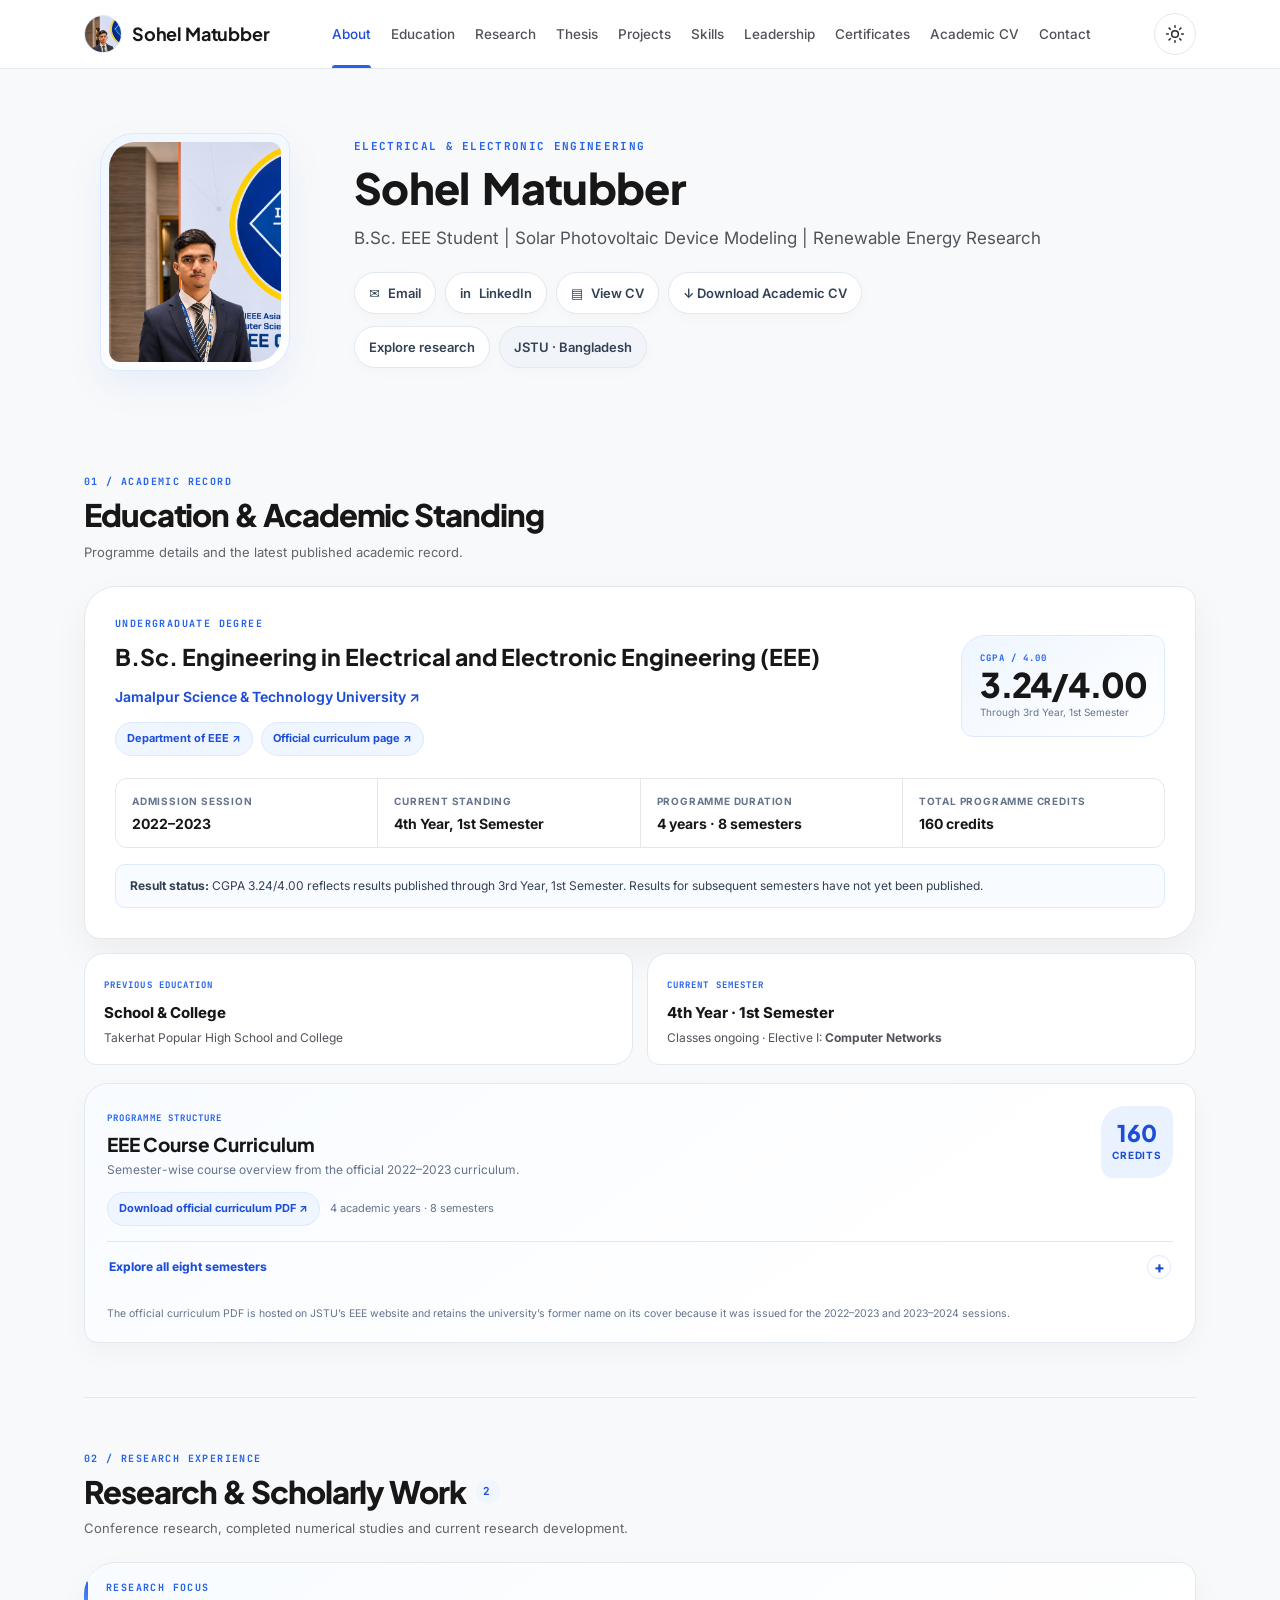
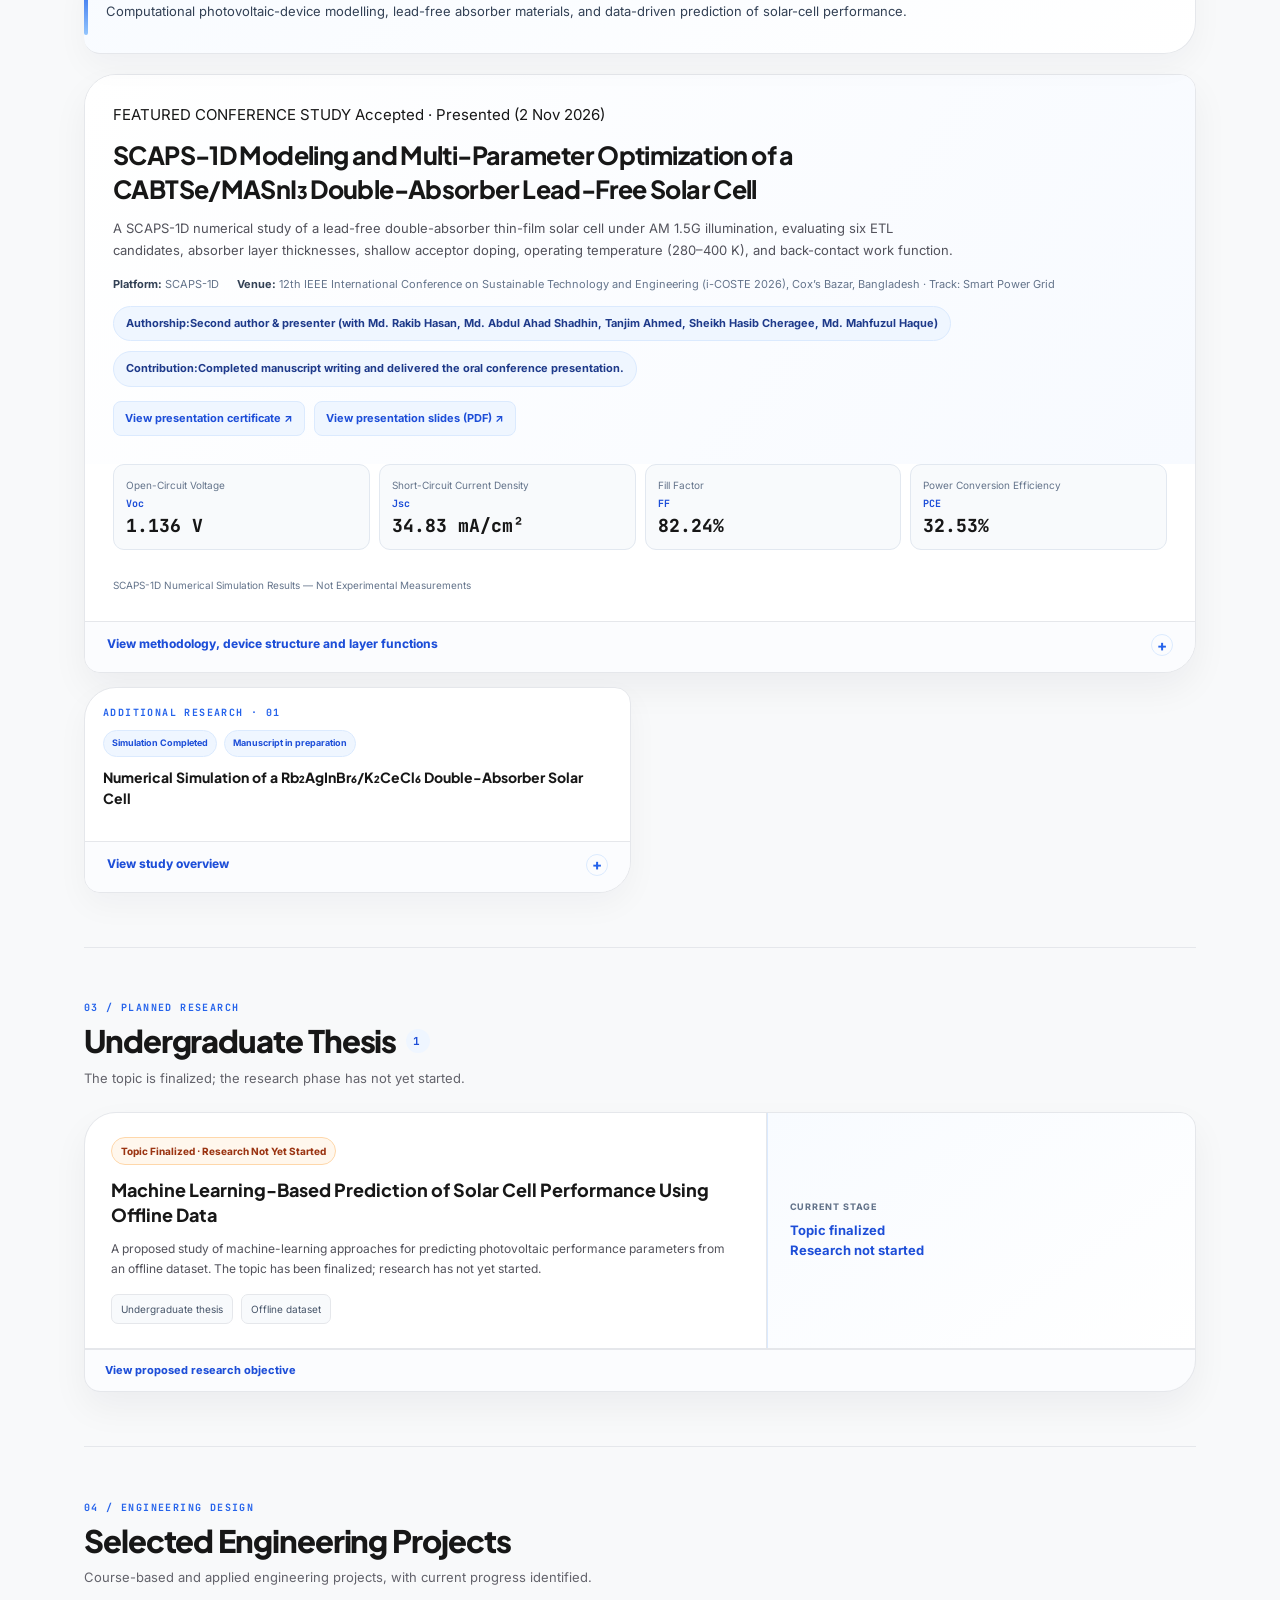
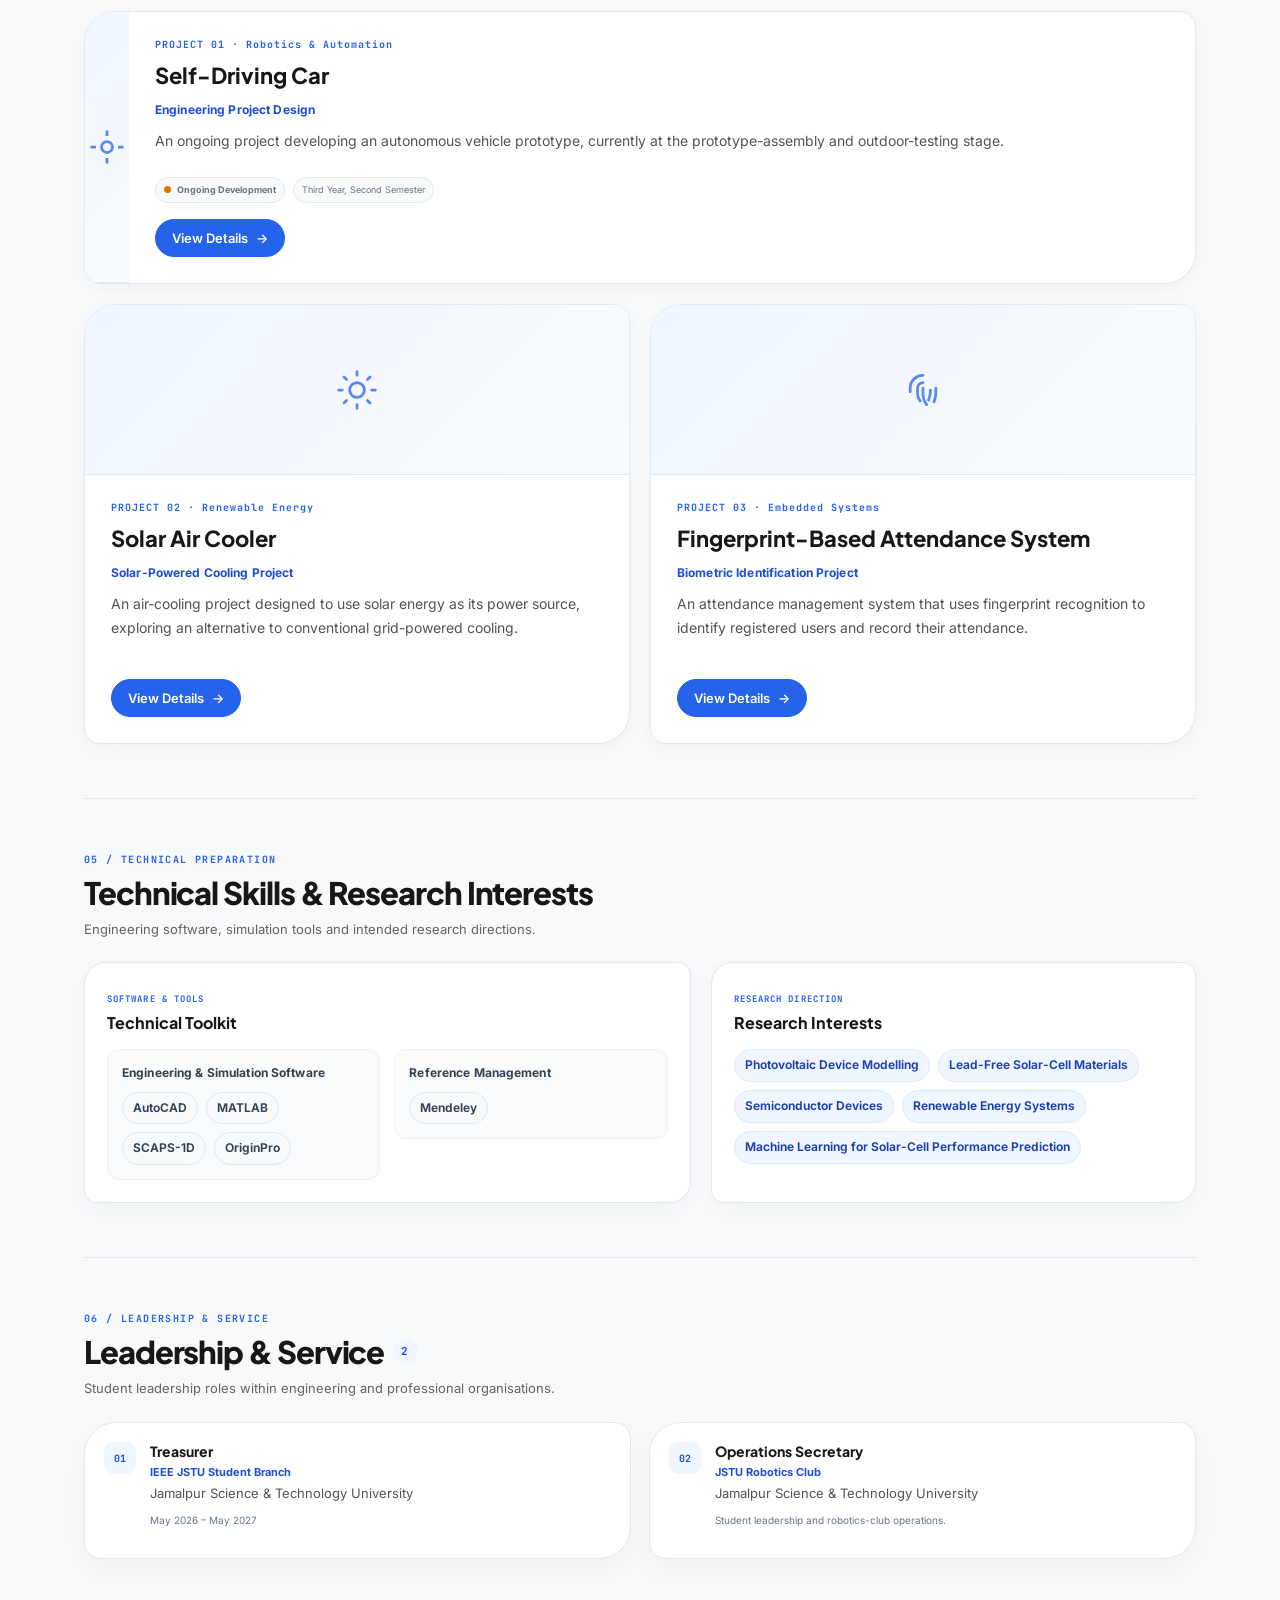
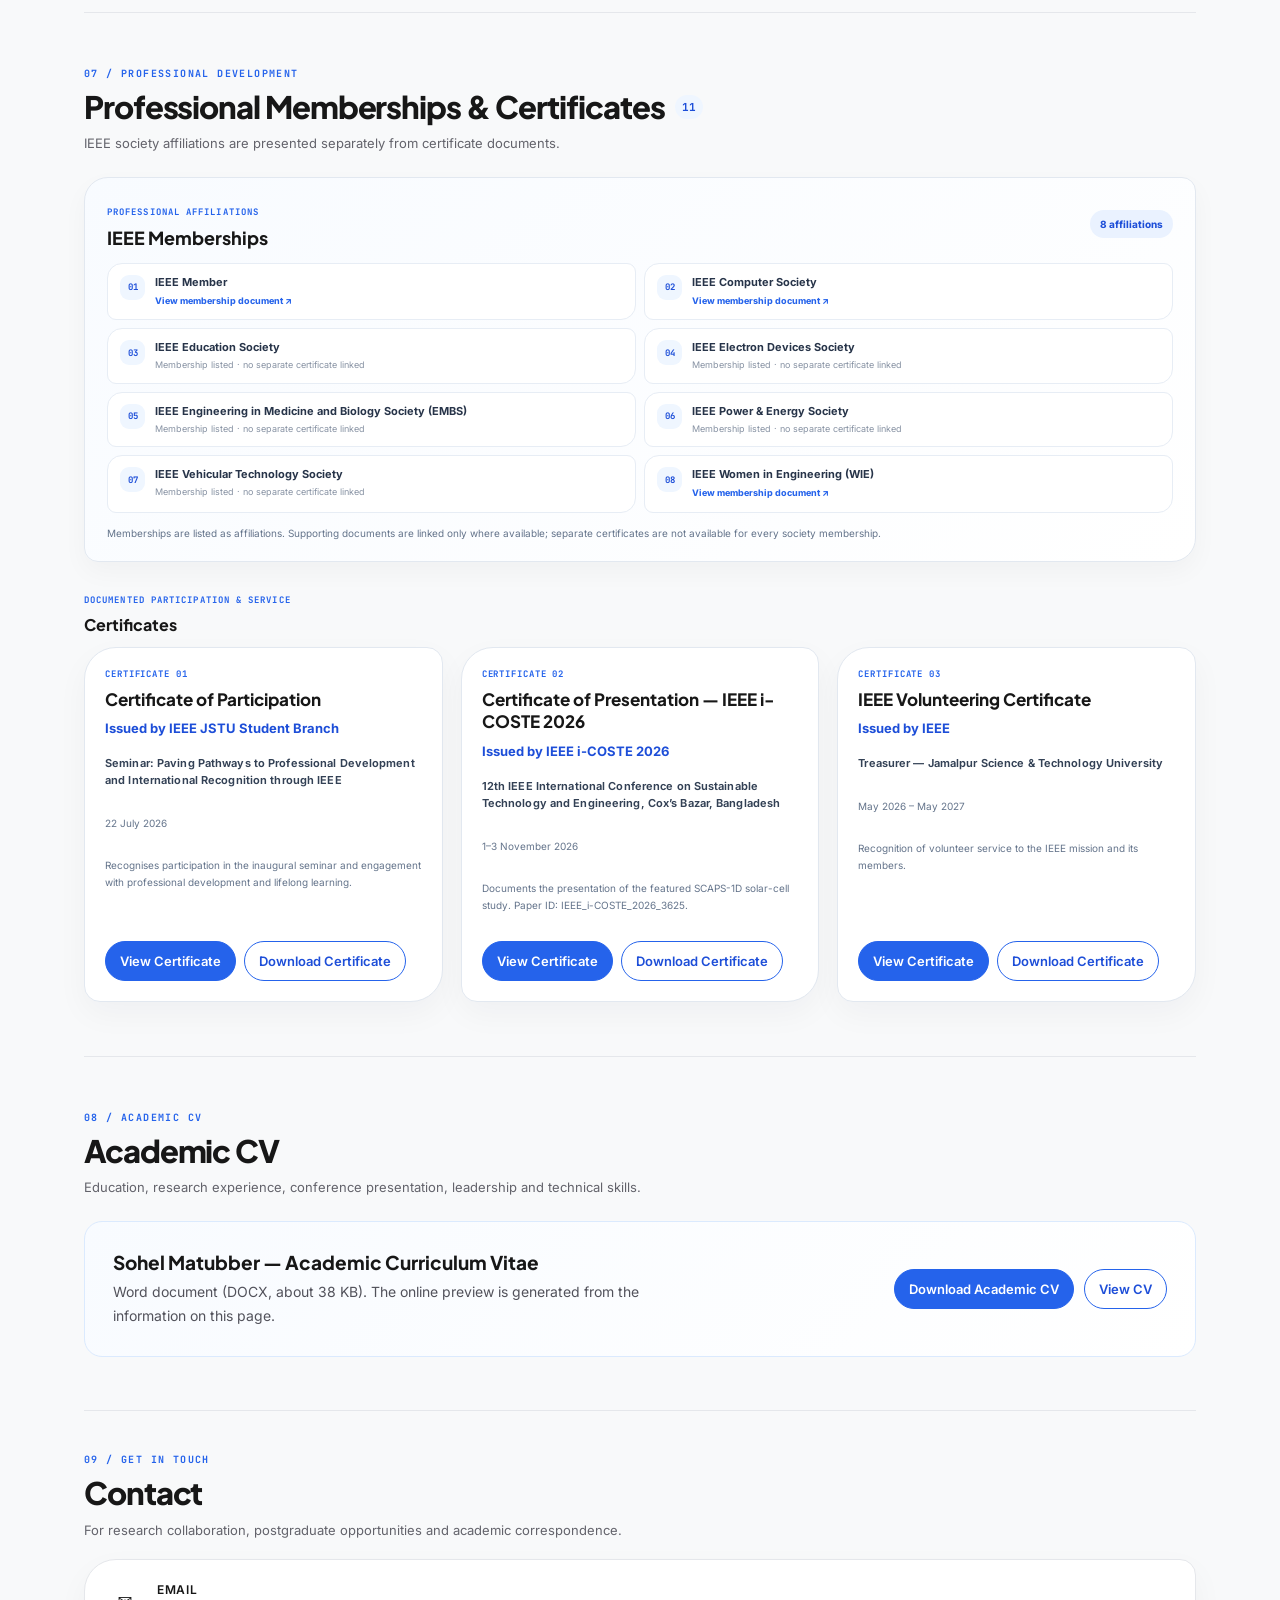
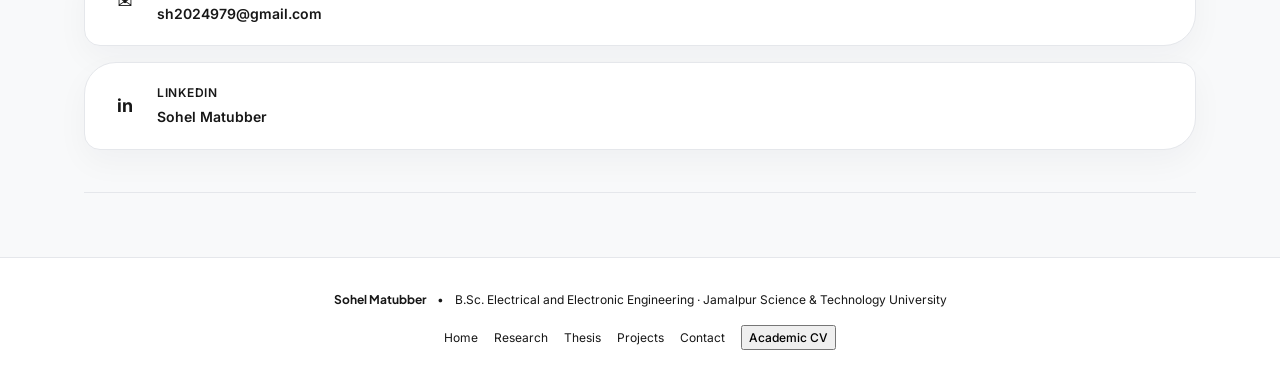
<file: index.html>
<!DOCTYPE html>

<html class="scroll-smooth" lang="en">
<head>
<meta charset="utf-8"/>
<meta name="portfolio-build" content="sohel-portfolio-layout-final-v4-2026-11-24"/>
<meta content="width=device-width, initial-scale=1.0" name="viewport"/>
<meta content="#F8F9FA" name="theme-color"/>
<title>Sohel Matubber | EEE Student · Solar Photovoltaic Device Modelling</title>
<meta name="description" content="Academic portfolio of Sohel Matubber, B.Sc. Electrical and Electronic Engineering student at Jamalpur Science &amp; Technology University, working on SCAPS-1D solar-cell simulation and renewable energy research."/>
<link rel="canonical" href="https://sohel454.github.io/sohel-matubber-portfolio/"/>
<meta property="og:type" content="website"/>
<meta property="og:site_name" content="Sohel Matubber — Academic Portfolio"/>
<meta property="og:title" content="Sohel Matubber | EEE Student · Solar Photovoltaic Device Modelling"/>
<meta property="og:description" content="Research, engineering projects, certificates and academic CV of Sohel Matubber, JSTU."/>
<meta property="og:url" content="https://sohel454.github.io/sohel-matubber-portfolio/"/>
<meta property="og:image" content="https://sohel454.github.io/sohel-matubber-portfolio/assets/og-preview.png"/>
<meta property="og:image:width" content="1200"/><meta property="og:image:height" content="630"/>
<meta property="og:image:alt" content="Sohel Matubber, B.Sc. EEE student at Jamalpur Science &amp; Technology University"/>
<meta name="twitter:card" content="summary_large_image"/>
<meta name="twitter:title" content="Sohel Matubber | EEE Student · Solar Photovoltaic Device Modelling"/>
<meta name="twitter:description" content="Research, engineering projects, certificates and academic CV of Sohel Matubber, JSTU."/>
<meta name="twitter:image" content="https://sohel454.github.io/sohel-matubber-portfolio/assets/og-preview.png"/>
<meta name="twitter:image:alt" content="Sohel Matubber, B.Sc. EEE student at Jamalpur Science &amp; Technology University"/>

<link href="assets/favicon.svg" rel="icon" type="image/svg+xml"/>
<link href="https://fonts.googleapis.com" rel="preconnect"/>
<link crossorigin="" href="https://fonts.gstatic.com" rel="preconnect"/>
<link href="https://fonts.googleapis.com/css2?family=Inter:wght@400;500;600;700&amp;family=JetBrains+Mono:wght@400;500;600;700&amp;family=Plus+Jakarta+Sans:wght@600;700;800&amp;display=swap" rel="stylesheet"/>
<script type="application/ld+json">
{"@context":"https://schema.org","@type":"Person","name":"Sohel Matubber","url":"https://sohel454.github.io/sohel-matubber-portfolio/","image":"https://sohel454.github.io/sohel-matubber-portfolio/assets/Profile.png","description":"B.Sc. Electrical and Electronic Engineering student researching solar photovoltaic device modelling.","affiliation":{"@type":"CollegeOrUniversity","name":"Jamalpur Science & Technology University"},"alumniOf":{"@type":"CollegeOrUniversity","name":"Jamalpur Science & Technology University"},"knowsAbout":["Electrical and Electronic Engineering","Solar photovoltaic device modelling","Renewable energy"],"sameAs":["https://www.linkedin.com/in/sohel-matubber"]}
</script>
<style>
/* === Academic portfolio information architecture and section-specific layouts === */
:root { --portfolio-blue:#2563EB; --portfolio-blue-dark:#1D4ED8; --portfolio-ink:#171717; --portfolio-muted:#52525B; --portfolio-line:#E5E7EB; --portfolio-surface:#FFFFFF; --portfolio-canvas:#F8F9FA; }
main { max-width: 1160px !important; }
main > section { margin-block: 0; }
.portfolio-section { padding-block: clamp(30px,4vw,52px); border-bottom:1px solid #E5E7EB; }
.section-heading { display:grid; gap:6px; margin-bottom:22px; }
.section-kicker { display:block; color:#2563EB; font:700 10px/1.4 "JetBrains Mono",monospace; letter-spacing:.14em; text-transform:uppercase; }
.section-title-row { display:flex; align-items:center; gap:10px; flex-wrap:wrap; }
.section-title-row h2 { margin:0; color:#171717; font:800 clamp(23px,2.5vw,31px)/1.2 "Plus Jakarta Sans",Inter,sans-serif; letter-spacing:-.035em; }
.section-subtitle { max-width:760px; margin:0; color:#63636B; font-size:13px; line-height:1.65; }
.section-count { display:inline-grid; min-width:24px; height:24px; place-items:center; padding:0 7px; border-radius:999px; background:#EFF6FF; color:#1D4ED8; font:700 11px "JetBrains Mono",monospace; }
.reference-badge-neutral { background:#F1F5F9 !important; color:#334155 !important; border:1px solid #E2E8F0; }
.reference-biography { margin-top:30px !important; }
.reference-biography p { max-width:820px; text-align:left !important; font-size:15px !important; line-height:1.8 !important; }

/* Education: a credential panel plus compact academic facts. */
.education-card { display:grid; grid-template-columns:minmax(0,1.1fr) minmax(0,1.3fr); overflow:hidden; border:1px solid #E2E8F0; border-radius:18px; background:#fff; box-shadow:0 5px 20px rgba(15,23,42,.035); }
.education-primary { padding:clamp(20px,3vw,30px); background:linear-gradient(145deg,#F8FBFF,#EFF6FF); border-right:1px solid #DBEAFE; }
.education-degree { margin:10px 0 8px; color:#171717; font:750 clamp(18px,2vw,23px)/1.35 "Plus Jakarta Sans",Inter,sans-serif; }
.education-university { color:#1D4ED8; font-size:14px; font-weight:700; line-height:1.6; }
.education-session { margin-top:10px; color:#64748B; font-size:12px; }
.education-facts { display:grid; grid-template-columns:repeat(2,minmax(0,1fr)); gap:1px; background:#E5E7EB; }
.education-fact { min-height:98px; padding:18px; background:#fff; display:flex; flex-direction:column; justify-content:center; gap:6px; }
.education-fact span,.education-coursework-label { color:#64748B; font-size:10px; font-weight:750; letter-spacing:.08em; text-transform:uppercase; }
.education-fact strong { color:#171717; font-size:15px; line-height:1.4; }
.education-fact small { color:#64748B; font-size:10px; line-height:1.5; }
.education-coursework { grid-column:1/-1; padding:15px 20px; border-top:1px solid #E5E7EB; display:flex; align-items:center; flex-wrap:wrap; gap:10px; background:#fff; }
.education-coursework-chip { display:inline-flex; padding:6px 10px; border:1px solid #DBEAFE; border-radius:7px; background:#EFF6FF; color:#1D4ED8; font-size:11px; font-weight:650; }

/* Research: visible evidence first, technical depth on demand. */
.research-focus-card { margin-bottom:20px; padding:16px 20px; border:1px solid #DBEAFE; border-left:4px solid #2563EB; border-radius:12px; background:#F8FBFF; }
.research-focus-card p { margin-top:5px; color:#334155; font-size:13px; line-height:1.7; }
.featured-research-host { margin-top:0; }
.research-feature-card { overflow:hidden; border:1px solid #DCE5F2; border-radius:18px; background:#fff; box-shadow:0 8px 26px rgba(15,23,42,.045); }
.research-feature-heading { padding:clamp(20px,3vw,28px); background:linear-gradient(125deg,#fff 0%,#F7FAFF 100%); }
.research-feature-title { max-width:850px; margin:12px 0 0; color:#171717; font:750 clamp(18px,2vw,25px)/1.35 "Plus Jakarta Sans",Inter,sans-serif; letter-spacing:-.025em; }
.research-feature-summary { max-width:850px; margin:10px 0 0; color:#52525B; font-size:13px; line-height:1.75; }
.research-feature-meta { display:flex; flex-wrap:wrap; gap:8px 18px; margin-top:14px; color:#64748B; font-size:11px; }
.research-feature-meta strong { color:#334155; }
.research-preview-metrics { display:grid; grid-template-columns:repeat(4,minmax(0,1fr)); gap:9px; padding:0 clamp(20px,3vw,28px) 18px; }
.research-preview-metric { min-height:76px; display:flex; flex-direction:column; justify-content:center; gap:4px; padding:12px; border:1px solid #E2E8F0; border-radius:11px; background:#F8FAFC; }
.research-preview-metric span { color:#64748B; font-size:10px; }
.research-preview-metric small { color:#1D4ED8; font:700 10px "JetBrains Mono",monospace; }
.research-preview-metric strong { color:#171717; font:750 18px "JetBrains Mono",monospace; }
.research-preview-note { padding:0 clamp(20px,3vw,28px) 18px; color:#64748B; font-size:10px; line-height:1.5; }
.research-paper-actions { display:flex; flex-wrap:wrap; gap:9px; margin-top:14px; }
.research-paper-link { display:inline-flex; align-items:center; gap:6px; padding:8px 11px; border:1px solid #DBEAFE; border-radius:8px; color:#1D4ED8; background:#EFF6FF; font-size:11px; font-weight:700; text-decoration:none; }
.research-disclosure { border-top:1px solid #E5E7EB; background:#fff; }
.research-disclosure-summary { min-height:50px; padding:12px 22px; color:#1D4ED8; background:#FBFCFE; font-size:12px; font-weight:750; cursor:pointer; list-style:none; }
.research-disclosure-summary::-webkit-details-marker { display:none; }
.research-disclosure-summary::marker { content:""; }
.research-disclosure-summary::after { content:"+"; display:inline-grid; float:right; width:22px; height:22px; place-items:center; border:1px solid #DBEAFE; border-radius:50%; color:#2563EB; font-size:15px; line-height:1; }
.research-disclosure[open] > .research-disclosure-summary::after { content:"−"; }
.research-details-content { display:grid; gap:24px; padding:22px; border-top:1px solid #E5E7EB; }
.research-method-grid { display:grid; grid-template-columns:minmax(0,1fr) minmax(0,1fr); gap:20px; align-items:start; }
.research-method-copy h4,.research-section-heading h4 { margin:6px 0 8px; color:#171717; font:750 16px/1.4 "Plus Jakarta Sans",Inter,sans-serif; }
.research-method-copy p,.research-section-heading p { color:#52525B; font-size:12px; line-height:1.75; }
.research-structure-figure { margin:0; padding:10px; border:1px solid #E5E7EB; border-radius:12px; background:#fff; }
.research-structure-figure img { display:block; width:100%; max-height:270px; object-fit:contain; }
.research-structure-figure figcaption { margin-top:8px; color:#64748B; font-size:10px; line-height:1.55; }
.research-section-heading { display:flex; align-items:flex-end; justify-content:space-between; gap:12px; margin-bottom:12px; }
.research-section-eyebrow { color:#64748B; font:700 9px "JetBrains Mono",monospace; letter-spacing:.12em; }
.research-simulation-label,.research-layer-count { padding:6px 9px; border:1px solid #DBEAFE; border-radius:999px; background:#EFF6FF; color:#1D4ED8; font:700 9px "JetBrains Mono",monospace; white-space:nowrap; }
.research-metrics-section,.research-explorer-section { padding-top:20px; border-top:1px solid #E5E7EB; }
.research-metrics-grid { display:grid; grid-template-columns:repeat(4,minmax(0,1fr)); gap:9px; }
.research-metric-card { padding:12px; border:1px solid #E2E8F0; border-radius:10px; background:#F8FAFC; }
.research-metric-label { display:block; color:#64748B; font-size:10px; }
.research-metric-symbol { display:block; margin-top:4px; color:#1D4ED8; font:700 10px "JetBrains Mono",monospace; }
.research-metric-card strong { display:block; margin-top:5px; color:#171717; font:750 18px "JetBrains Mono",monospace; }
.research-metric-highlight { border-color:#BFDBFE; background:#EFF6FF; }
.research-metrics-footnote { margin-top:8px; color:#64748B; font-size:10px; }
.research-explorer-grid { display:grid; grid-template-columns:minmax(0,.9fr) minmax(0,1.1fr); gap:14px; }
.device-layer-list { display:grid; gap:5px; padding:12px; border:1px solid #E5E7EB; border-radius:12px; background:#F8FAFC; }
.device-layer-row { display:grid; justify-items:center; }
.device-layer-button { display:grid; width:100%; grid-template-columns:26px minmax(0,1fr) auto; align-items:center; gap:9px; min-height:51px; padding:8px 10px; border:1px solid var(--layer-border,#CBD5E1); border-left:4px solid var(--layer-color,#64748B); border-radius:9px; background:var(--layer-bg,#fff); color:#172033; text-align:left; cursor:pointer; transition:transform .18s ease,box-shadow .18s ease,border-color .18s ease; }
.device-layer-button:hover { transform:translateX(2px); }
.device-layer-button[aria-pressed="true"] { box-shadow:0 0 0 2px rgba(37,99,235,.14),0 5px 14px rgba(15,23,42,.06); border-color:var(--layer-color,#2563EB); }
.device-layer-button[data-layer="au"] { --layer-color:#C99B16; --layer-border:#E8D58B; --layer-bg:#FFFBEB; }
.device-layer-button[data-layer="zn3p2"] { --layer-color:#D97706; --layer-border:#FED7AA; --layer-bg:#FFF7ED; }
.device-layer-button[data-layer="masni3"] { --layer-color:#E11D48; --layer-border:#FECDD3; --layer-bg:#FFF1F2; }
.device-layer-button[data-layer="cuagbesnse4"] { --layer-color:#059669; --layer-border:#A7F3D0; --layer-bg:#ECFDF5; }
.device-layer-button[data-layer="etl"] { --layer-color:#0284C7; --layer-border:#BAE6FD; --layer-bg:#F0F9FF; }
.device-layer-button[data-layer="fto"] { --layer-color:#64748B; --layer-border:#CBD5E1; --layer-bg:#F1F5F9; }
.device-layer-number { display:grid; width:25px; height:25px; place-items:center; border-radius:7px; background:#fff; color:#475569; font:700 9px "JetBrains Mono",monospace; }
.device-layer-copy { display:grid; gap:3px; min-width:0; }
.device-layer-formula { color:#172033; font:750 13px "JetBrains Mono",monospace; }
.device-layer-material { overflow:hidden; color:#64748B; font-size:9px; text-overflow:ellipsis; white-space:nowrap; }
.device-layer-spec { color:#475569; font:700 9px "JetBrains Mono",monospace; white-space:nowrap; }
.device-layer-connector { color:#94A3B8; font-size:12px; }
.device-layer-direction { margin-top:6px; color:#64748B; font-size:9px; text-align:center; }
.layer-inspector-panel { display:flex; flex-direction:column; justify-content:space-between; padding:18px; border:1px solid #DBEAFE; border-radius:12px; background:linear-gradient(145deg,#fff,#F8FBFF); }
.layer-inspector-content { display:grid; gap:12px; }
.layer-inspector-heading { padding-bottom:10px; border-bottom:1px solid #E2E8F0; }
.layer-inspector-step { color:#2563EB; font:700 9px "JetBrains Mono",monospace; letter-spacing:.1em; }
.layer-inspector-heading h5 { display:flex; flex-wrap:wrap; align-items:center; gap:8px; margin:7px 0 0; color:#172033; font:750 15px "Plus Jakarta Sans",Inter,sans-serif; }
.layer-inspector-formula { padding:4px 7px; border:1px solid #DBEAFE; border-radius:6px; background:#EFF6FF; color:#1D4ED8; font:750 12px "JetBrains Mono",monospace; }
.layer-inspector-fact { display:grid; gap:3px; }
.layer-inspector-fact>span,.layer-inspector-description>span { color:#64748B; font-size:9px; font-weight:750; letter-spacing:.08em; text-transform:uppercase; }
.layer-inspector-fact>strong { color:#243247; font-size:11px; line-height:1.5; }
.layer-inspector-description p { margin-top:4px; color:#526176; font-size:11px; line-height:1.7; }
.layer-inspector-footer { margin-top:15px; padding-top:10px; border-top:1px solid #E2E8F0; color:#64748B; font-size:9px; }

/* Thesis: clearly labelled as planned work, not completed research. */
.thesis-card { display:grid; grid-template-columns:minmax(0,1fr) 220px; gap:0; overflow:hidden; border:1px solid #DBEAFE; border-radius:16px; background:#fff; box-shadow:0 5px 20px rgba(15,23,42,.035); }
.thesis-main { padding:22px 24px; }
.thesis-status { display:inline-flex; padding:5px 9px; border-radius:999px; background:#FFF7ED; color:#9A3412; border:1px solid #FED7AA; font-size:10px; font-weight:750; }
.thesis-title { margin:12px 0 8px; color:#171717; font:750 18px/1.4 "Plus Jakarta Sans",Inter,sans-serif; }
.thesis-summary { color:#52525B; font-size:12px; line-height:1.7; max-width:780px; }
.thesis-facts { display:flex; flex-wrap:wrap; gap:8px; margin-top:14px; }
.thesis-fact-chip { padding:6px 9px; border:1px solid #E5E7EB; border-radius:7px; color:#475569; background:#F8FAFC; font-size:10px; }
.thesis-side { display:flex; flex-direction:column; justify-content:center; gap:7px; padding:20px; border-left:1px solid #DBEAFE; background:#F8FBFF; }
.thesis-side span { color:#64748B; font-size:9px; font-weight:750; letter-spacing:.1em; text-transform:uppercase; }
.thesis-side strong { color:#1D4ED8; font-size:13px; line-height:1.5; }
.thesis-card details { grid-column:1/-1; border-top:1px solid #E5E7EB; }
.thesis-card details summary { padding:12px 20px; color:#1D4ED8; background:#FBFCFE; font-size:11px; font-weight:750; cursor:pointer; list-style:none; }
.thesis-card details summary::-webkit-details-marker { display:none; }
.thesis-detail-content { padding:15px 20px; border-top:1px solid #E5E7EB; color:#52525B; font-size:12px; line-height:1.7; }

/* Projects: visual index cards, not consecutive explanatory paragraphs. */
.project-grid { display:grid; grid-template-columns:repeat(2,minmax(0,1fr)); gap:14px; }
.project-card { position:relative; display:flex; min-height:205px; flex-direction:column; padding:20px; border:1px solid #E5E7EB; border-radius:15px; background:#fff; box-shadow:0 4px 16px rgba(15,23,42,.03); }
.project-card-primary { border-color:#BFDBFE; background:linear-gradient(145deg,#fff,#F8FBFF); }
.project-index { color:#2563EB; font:700 10px "JetBrains Mono",monospace; letter-spacing:.1em; }
.project-card h3 { margin-top:11px; color:#171717; font:750 17px/1.35 "Plus Jakarta Sans",Inter,sans-serif; }
.project-subtitle { margin-top:5px; color:#1D4ED8; font-size:11px; font-weight:700; }
.project-description { margin-top:12px; color:#52525B; font-size:12px; line-height:1.7; }
.project-meta { display:flex; flex-wrap:wrap; gap:7px; margin-top:auto; padding-top:14px; }
.project-meta span { padding:5px 8px; border:1px solid #E5E7EB; border-radius:7px; color:#64748B; background:#F8FAFC; font-size:9px; }
.project-status { border-color:#A7F3D0 !important; background:#ECFDF5 !important; color:#047857 !important; }

/* Technical skills: grouped capability tiles and a compact research-interest rail. */
.technical-section { display:flex; flex-direction:column; gap:0; align-items:stretch; min-width:0; }
.skills-panel,.interests-panel { padding:22px; border:1px solid #E5E7EB; border-radius:16px; background:#fff; box-shadow:0 4px 16px rgba(15,23,42,.03); }
.skills-panel h2,.interests-panel h2 { color:#171717; font:750 17px "Plus Jakarta Sans",Inter,sans-serif; }
.skills-panel>div>p,.interests-panel p { color:#64748B; font-size:11px; line-height:1.6; }
.skills-card-grid { display:grid; grid-template-columns:repeat(2,minmax(0,1fr)); gap:10px; }
.skill-group-card { padding:14px; border:1px solid #E5E7EB; border-radius:11px; background:#F9FAFB; }
.skill-group-card h3 { margin-bottom:10px; color:#334155; font-size:11px; font-weight:750; }
.skill-chip-list { display:flex; flex-wrap:wrap; gap:6px; }
.skill-chip { display:inline-flex; padding:5px 7px; border:1px solid #DBEAFE; border-radius:6px; background:#EFF6FF; color:#1E40AF; font-size:9px; line-height:1.4; }
.interest-chip-list { display:flex; flex-wrap:wrap; gap:7px; margin-top:14px; }
.interest-chip { display:inline-flex; padding:7px 9px; border:1px solid #E5E7EB; border-radius:8px; background:#F8FAFC; color:#334155; font-size:10px; line-height:1.4; }

/* Leadership and certificates: evidence-led compact cards. */
.leadership-grid,.certificate-grid { display:grid; grid-template-columns:repeat(2,minmax(0,1fr)); gap:13px; }
.leadership-card,.certificate-card { padding:19px; border:1px solid #E5E7EB; border-radius:14px; background:#fff; box-shadow:0 4px 16px rgba(15,23,42,.03); }
.leadership-card { display:grid; grid-template-columns:34px minmax(0,1fr); gap:12px; }
.leadership-number { display:grid; width:32px; height:32px; place-items:center; border-radius:9px; background:#EFF6FF; color:#1D4ED8; font:700 10px "JetBrains Mono",monospace; }
.leadership-card h3,.certificate-card h3 { color:#171717; font:750 14px/1.4 "Plus Jakarta Sans",Inter,sans-serif; }
.leadership-org { margin-top:4px; color:#1D4ED8; font-size:11px; font-weight:650; }
.leadership-date { margin-top:8px; color:#64748B; font-size:10px; }
.certificate-card { display:flex; flex-direction:column; min-height:185px; }
.certificate-type { color:#2563EB; font:700 9px "JetBrains Mono",monospace; letter-spacing:.1em; text-transform:uppercase; }
.certificate-event { margin-top:8px; color:#334155; font-size:11px; font-weight:650; line-height:1.55; }
.certificate-description { margin-top:8px; color:#64748B; font-size:10px; line-height:1.65; }
.certificate-meta { margin-top:7px; color:#64748B; font-size:10px; }
.certificate-links { display:flex; flex-wrap:wrap; gap:7px; margin-top:auto; padding-top:14px; }
.certificate-link { display:inline-flex; padding:7px 9px; border:1px solid #DBEAFE; border-radius:7px; background:#EFF6FF; color:#1D4ED8; font-size:10px; font-weight:700; text-decoration:none; }
.contact-section { border-bottom:0; padding-bottom:28px; }
.contact-section .section-heading { margin-bottom:18px; }

/* Responsive and dark theme refinements. */
@media(max-width:820px) {
  .education-card { grid-template-columns:1fr; }
  .education-primary { border-right:0; border-bottom:1px solid #DBEAFE; }
  .research-method-grid,.research-explorer-grid { grid-template-columns:1fr; }
  .thesis-card { grid-template-columns:1fr; }
  .thesis-side { border-left:0; border-top:1px solid #DBEAFE; }
}
@media(max-width:620px) {
  .research-preview-metrics,.research-metrics-grid { grid-template-columns:repeat(2,minmax(0,1fr)); }
  .project-grid,.leadership-grid,.certificate-grid,.skills-card-grid { grid-template-columns:1fr; }
  .section-heading { margin-bottom:17px; }
  .education-facts { grid-template-columns:1fr 1fr; }
  .research-feature-meta { display:grid; gap:6px; }
  .research-details-content { padding:16px; }
  .device-layer-button { grid-template-columns:24px minmax(0,1fr); }
  .device-layer-spec { grid-column:2; }
}
:root[data-theme="dark"] .portfolio-section { border-bottom-color:#3F3F46; }
:root[data-theme="dark"] .section-title-row h2,
:root[data-theme="dark"] .education-degree,
:root[data-theme="dark"] .research-feature-title,
:root[data-theme="dark"] .project-card h3,
:root[data-theme="dark"] .skills-panel h2,
:root[data-theme="dark"] .interests-panel h2,
:root[data-theme="dark"] .leadership-card h3,
:root[data-theme="dark"] .certificate-card h3 { color:#FFFFFF; }
:root[data-theme="dark"] .section-subtitle,
:root[data-theme="dark"] .research-feature-summary,
:root[data-theme="dark"] .project-description,
:root[data-theme="dark"] .certificate-description { color:#D4D4D8; }
:root[data-theme="dark"] .education-card,
:root[data-theme="dark"] .education-fact,
:root[data-theme="dark"] .research-feature-card,
:root[data-theme="dark"] .project-card,
:root[data-theme="dark"] .skills-panel,
:root[data-theme="dark"] .interests-panel,
:root[data-theme="dark"] .leadership-card,
:root[data-theme="dark"] .certificate-card,
:root[data-theme="dark"] .thesis-card { background:#18181B; border-color:#3F3F46; }
:root[data-theme="dark"] .education-primary,
:root[data-theme="dark"] .thesis-side,
:root[data-theme="dark"] .research-feature-heading,
:root[data-theme="dark"] .research-focus-card { background:#1E293B; }
:root[data-theme="dark"] .education-facts { background:#3F3F46; }
:root[data-theme="dark"] .research-preview-metric,
:root[data-theme="dark"] .skill-group-card,
:root[data-theme="dark"] .interest-chip,
:root[data-theme="dark"] .project-meta span { background:#27272A; border-color:#52525B; }
:root[data-theme="dark"] .research-preview-metric strong,
:root[data-theme="dark"] .education-fact strong,
:root[data-theme="dark"] .education-university,
:root[data-theme="dark"] .thesis-title { color:#FFFFFF; }
:root[data-theme="dark"] .research-disclosure,
:root[data-theme="dark"] .research-disclosure-summary,
:root[data-theme="dark"] .thesis-card details summary { background:#18181B; }
:root[data-theme="dark"] .research-details-content,
:root[data-theme="dark"] .thesis-detail-content { border-color:#3F3F46; color:#D4D4D8; }


.nav-count { display:inline-grid; min-width:20px; height:20px; place-items:center; padding:0 5px; border-radius:999px; background:#2563EB; color:#fff; font-size:10px; font-weight:700; }
.additional-research-grid { display:grid; grid-template-columns:repeat(2,minmax(0,1fr)); gap:13px; margin-top:14px; }
.additional-research-card { overflow:hidden; border:1px solid #E5E7EB; border-radius:14px; background:#fff; }
.additional-research-main { padding:18px; }
.additional-research-status { display:flex; flex-wrap:wrap; gap:7px; margin-top:10px; }
.additional-research-status span { padding:5px 8px; border:1px solid #DBEAFE; border-radius:999px; background:#EFF6FF; color:#1D4ED8; font-size:9px; font-weight:700; }
.additional-research-card h3 { margin-top:10px; color:#171717; font:750 14px/1.5 "Plus Jakarta Sans",Inter,sans-serif; }
.additional-research-detail { padding:14px 20px; border-top:1px solid #E5E7EB; color:#52525B; font-size:11px; line-height:1.7; }
.research-architecture-line { display:flex; flex-wrap:wrap; align-items:center; justify-content:center; gap:7px; margin:12px 0; padding:12px; border:1px solid #DBEAFE; border-radius:10px; background:#F8FBFF; color:#1E40AF; font:700 10px "JetBrains Mono",monospace; }
.research-architecture-line b { color:#94A3B8; }
:root[data-theme="dark"] .additional-research-card { background:#18181B; border-color:#3F3F46; }
:root[data-theme="dark"] .additional-research-card h3 { color:#FFFFFF; }
:root[data-theme="dark"] .additional-research-detail { color:#D4D4D8; border-color:#3F3F46; }
:root[data-theme="dark"] .research-architecture-line { background:#1E293B; border-color:#334155; color:#DBEAFE; }
:root[data-theme="dark"] .education-session,
:root[data-theme="dark"] .education-fact small,
:root[data-theme="dark"] .education-fact span,
:root[data-theme="dark"] .thesis-summary,
:root[data-theme="dark"] .leadership-date { color:#D4D4D8; }
:root[data-theme="dark"] .education-coursework,
:root[data-theme="dark"] .research-focus-card { border-color:#334155; }
@media(max-width:620px) {
  .additional-research-grid { grid-template-columns:1fr; }
  .research-architecture-line { justify-content:flex-start; }
}

.layer-candidate-list { display:grid; gap:7px; padding-top:11px; border-top:1px solid #E2E8F0; }
.layer-candidate-list>span { color:#64748B; font-size:9px; font-weight:750; letter-spacing:.08em; text-transform:uppercase; }
.layer-candidate-list>div { display:flex; flex-wrap:wrap; gap:5px; }
.layer-candidate-list b { padding:5px 7px; border:1px solid #DBEAFE; border-radius:6px; background:#EFF6FF; color:#1D4ED8; font:700 10px "JetBrains Mono",monospace; }
:root[data-theme="dark"] .layer-candidate-list { border-color:#3F3F46; }
:root[data-theme="dark"] .layer-candidate-list b { background:#1E3A8A; border-color:#1D4ED8; color:#DBEAFE; }

  
main { padding-top:0 !important; padding-bottom:0 !important; }
main > section { margin:0 !important; }
.research-configuration { display:grid; gap:5px; margin-top:14px; padding:11px 13px; border:1px solid #E5E7EB; border-radius:9px; background:#F8FAFC; }
.research-configuration span { color:#64748B; font-size:9px; font-weight:750; letter-spacing:.08em; text-transform:uppercase; }
.research-configuration strong { color:#334155; font:700 10px/1.6 "JetBrains Mono",monospace; overflow-wrap:anywhere; }
:root[data-theme="dark"] .research-configuration { background:#27272A; border-color:#52525B; }
:root[data-theme="dark"] .research-configuration strong { color:#E4E4E7; }

  
.reference-hero {
  margin-left:calc((100vw - min(100vw,1160px)) / -2) !important;
  margin-right:calc((100vw - min(100vw,1160px)) / -2) !important;
}

  
/* ===== Professor-review refinement: compact portrait, clearer section hierarchy, softer non-square cards ===== */
.reference-hero-top{
  display:grid;
  grid-template-columns:minmax(160px,205px) minmax(0,1fr);
  gap:clamp(24px,4vw,48px);
  align-items:start;
}
.reference-portrait-wrap{
  width:100%;
  max-width:205px;
}
.reference-portrait{
  position:relative;
  width:100%;
  aspect-ratio:4 / 5;
  padding:10px;
  border:1px solid #DBEAFE;
  border-radius:36px 16px 36px 16px;
  background:linear-gradient(160deg,#EFF6FF 0%,#FFFFFF 72%);
  box-shadow:0 14px 36px rgba(37,99,235,.08);
  overflow:hidden;
}
.reference-portrait img{
  width:100% !important;
  height:100% !important;
  object-fit:cover;
  object-position:center top;
  display:block;
  border-radius:28px 12px 28px 12px;
}
.reference-identity{
  min-width:0;
  padding-top:4px;
}
.reference-actions,
.reference-badges{
  display:flex;
  flex-wrap:wrap;
  gap:10px;
}
.reference-action,
.reference-badge{
  display:inline-flex;
  align-items:center;
  gap:8px;
  padding:10px 14px;
  border:1px solid #E5E7EB;
  border-radius:999px;
  background:#FFFFFF;
  box-shadow:0 4px 14px rgba(15,23,42,.03);
}
.reference-biography{
  max-width:72ch;
}
.reference-biography p{
  margin:0;
}
.portfolio-section{
  padding-block:clamp(44px,5vw,64px);
}
.section-heading{
  margin-bottom:24px;
}
.education-card,
.research-feature-card,
.research-focus-card,
.additional-research-card,
.thesis-card,
.project-card,
.skill-group-card,
.certificate-card,
.leadership-card,
.skills-panel,
.interests-panel,
.contact-section .academic-card{
  border-radius:32px 16px 32px 16px !important;
  overflow:hidden;
  border:1px solid #E5E7EB;
  background:#FFFFFF;
  box-shadow:0 12px 32px rgba(15,23,42,.04);
}
.research-focus-card{
  position:relative;
  padding:18px 22px;
  border-left:0;
  background:linear-gradient(145deg,#F8FBFF 0%,#FFFFFF 100%);
}
.research-focus-card::before{
  content:"";
  position:absolute;
  left:0;
  top:18px;
  bottom:18px;
  width:4px;
  border-radius:999px;
  background:linear-gradient(180deg,#2563EB 0%,#93C5FD 100%);
}
.education-card,
.research-feature-card,
.thesis-card{
  box-shadow:0 16px 36px rgba(15,23,42,.05);
}
.additional-research-grid,
.project-grid,
.certificate-grid,
.leadership-grid{
  display:grid;
  grid-template-columns:repeat(2,minmax(0,1fr));
  gap:18px;
}
.project-card,
.additional-research-card,
.certificate-card,
.leadership-card{
  height:100%;
}
.project-subtitle,
.certificate-event,
.leadership-subtitle{
  letter-spacing:.01em;
}
.project-meta span,
.additional-research-status span,
.certificate-meta span,
.leadership-meta span{
  border-radius:999px;
}
.thesis-card{
  display:grid;
  grid-template-columns:minmax(0,1.35fr) minmax(250px,.85fr);
  gap:1px;
  background:#E5E7EB;
}
.thesis-main,
.thesis-side{
  background:#FFFFFF;
}
.thesis-main{
  padding:24px 26px;
}
.thesis-side{
  padding:24px 22px;
  background:linear-gradient(145deg,#F8FBFF,#FFFFFF);
}
.skills-card-grid{
  display:grid;
  grid-template-columns:repeat(2,minmax(0,1fr));
  gap:14px;
}
.skill-group-card{
  padding:18px;
  background:linear-gradient(145deg,#FFFFFF,#F8FAFC);
}
.device-layer-list{
  padding:14px;
  border-radius:24px 12px 24px 12px;
  background:linear-gradient(160deg,#F8FAFC,#FFFFFF);
}
.device-layer-button{
  border-radius:18px 10px 18px 10px;
}
.research-structure-figure{
  border-radius:28px 14px 28px 14px;
  overflow:hidden;
}
.research-authorship{
  display:flex;
  flex-wrap:wrap;
  gap:10px;
  margin-top:12px;
}
.research-authorship span{
  display:inline-flex;
  align-items:center;
  padding:8px 12px;
  border:1px solid #DBEAFE;
  border-radius:999px;
  background:#EFF6FF;
  color:#1E3A8A;
  font-size:11px;
  font-weight:700;
}
.research-paper-actions{
  margin-top:14px;
}
.contact-section .grid{
  row-gap:16px;
}
:root[data-theme="dark"] .reference-portrait{
  border-color:#1D4ED8;
  background:linear-gradient(160deg,#111827 0%,#0A0A0A 72%);
  box-shadow:0 16px 36px rgba(2,6,23,.45);
}
:root[data-theme="dark"] .reference-action,
:root[data-theme="dark"] .reference-badge,
:root[data-theme="dark"] .education-card,
:root[data-theme="dark"] .research-feature-card,
:root[data-theme="dark"] .research-focus-card,
:root[data-theme="dark"] .additional-research-card,
:root[data-theme="dark"] .thesis-card,
:root[data-theme="dark"] .project-card,
:root[data-theme="dark"] .skill-group-card,
:root[data-theme="dark"] .certificate-card,
:root[data-theme="dark"] .leadership-card,
:root[data-theme="dark"] .skills-panel,
:root[data-theme="dark"] .interests-panel,
:root[data-theme="dark"] .contact-section .academic-card,
:root[data-theme="dark"] .thesis-main,
:root[data-theme="dark"] .thesis-side{
  background:#111827;
  border-color:#334155;
  box-shadow:none;
}
:root[data-theme="dark"] .research-focus-card{
  background:linear-gradient(145deg,#0F172A 0%,#111827 100%);
}
:root[data-theme="dark"] .research-focus-card::before{
  background:linear-gradient(180deg,#60A5FA 0%,#1D4ED8 100%);
}
:root[data-theme="dark"] .thesis-card{
  background:#334155;
}
:root[data-theme="dark"] .skill-group-card{
  background:linear-gradient(145deg,#111827,#0F172A);
}
:root[data-theme="dark"] .device-layer-list{
  background:linear-gradient(160deg,#0F172A,#111827);
}
:root[data-theme="dark"] .research-authorship span{
  background:#0F172A;
  border-color:#1D4ED8;
  color:#DBEAFE;
}
@media (max-width: 1024px){
  .additional-research-grid,
  .project-grid,
  .certificate-grid,
  .leadership-grid,
  .skills-card-grid,
  .thesis-card{
    grid-template-columns:1fr;
  }
}
@media (max-width: 820px){
  .reference-hero-top{
    grid-template-columns:1fr;
    gap:20px;
  }
  .reference-portrait-wrap{
    max-width:170px;
  }
}

</style><style id="standalone-fallback-styles">
/* Standalone fallback styles: the site remains fully styled if Tailwind CDN is unavailable. */
:root{
  --site-blue:#2563EB;--site-blue-dark:#1D4ED8;--site-ink:#171717;
  --site-muted:#52525B;--site-line:#E5E7EB;--site-bg:#F8F9FA;
  --site-ivory:#F4F0DD;--site-ivory-line:#E7E0CA;
}
*,*::before,*::after{box-sizing:border-box}
html{scroll-behavior:smooth;scroll-padding-top:84px}
body{
  margin:0;background:var(--site-bg);color:var(--site-ink);
  font-family:Inter,system-ui,-apple-system,BlinkMacSystemFont,"Segoe UI",sans-serif;
  font-size:15px;line-height:1.6;-webkit-font-smoothing:antialiased;
}
body.modal-open{overflow:hidden}
img,svg{max-width:100%}
img{height:auto}
a{color:inherit;text-decoration:none}
button,input,textarea,select{font:inherit}
button{cursor:pointer}
[hidden]{display:none!important}
.skip-link{
  position:fixed;left:16px;top:12px;z-index:1000;transform:translateY(-160%);
  padding:9px 14px;border-radius:9px;background:#171717;color:#fff;font-size:13px;
}
.skip-link:focus{transform:translateY(0)}
main#main-content{
  width:100%;max-width:1160px!important;margin:0 auto;padding:0 24px;
}
.portfolio-header{
  position:sticky;top:0;z-index:100;width:100%;min-height:66px;
  background:rgba(244,240,221,.97);border-bottom:1px solid var(--site-ivory-line);
  backdrop-filter:blur(14px);transition:box-shadow .2s ease,background .2s ease;
}
.portfolio-header.scrolled{box-shadow:0 7px 22px rgba(15,23,42,.07)}
.portfolio-header-inner{
  width:min(1800px,calc(100% - 56px));min-height:66px;margin:0 auto;
  display:grid;grid-template-columns:250px minmax(0,1fr) 48px;align-items:center;gap:20px;
  box-sizing:border-box;
}
.portfolio-brand{
  display:flex;align-items:center;justify-content:flex-start;width:250px;min-width:250px;max-width:250px;
  flex:none;white-space:nowrap;color:#242424;position:relative;z-index:2;
}
.portfolio-brand span{
  display:block;width:auto;max-width:100%;white-space:nowrap;
  font:600 26px/1.15 Georgia,"Times New Roman",serif;letter-spacing:-.025em;
}
.portfolio-primary-nav{
  display:flex;width:100%;max-width:100%;min-width:0;align-items:center;justify-content:space-between;
  flex-wrap:nowrap;gap:clamp(7px,.65vw,12px);overflow:hidden;box-sizing:border-box;
}
.portfolio-nav-link{
  position:relative;display:inline-flex;flex:0 0 auto;align-items:center;gap:5px;min-height:66px;
  padding:2px 0 0;color:#626262;font-size:clamp(13px,.88vw,16px);
  font-weight:500;white-space:nowrap;transition:color .2s ease;
}
.portfolio-nav-link::after{
  content:"";position:absolute;left:0;right:0;bottom:0;height:3px;
  border-radius:3px 3px 0 0;background:linear-gradient(90deg,#8DBDA8,#E8C982);
  transform:scaleX(0);transform-origin:left;transition:transform .2s ease;
}
.portfolio-nav-link:hover,.portfolio-nav-link[aria-current="location"]{color:#242424}
.portfolio-nav-link:hover::after,.portfolio-nav-link[aria-current="location"]::after{transform:scaleX(1)}
.nav-count{
  display:inline-grid;min-width:22px;height:22px;padding:0 6px;place-items:center;
  border-radius:999px;background:#2563EB;color:white;font:700 10px/1 JetBrains Mono,monospace;
}
.portfolio-header-actions{display:flex;align-items:center;justify-content:flex-end;gap:12px}
.portfolio-theme-control{position:relative}
.portfolio-theme-trigger{
  display:grid;width:48px;height:48px;place-items:center;padding:0;border:1px solid #E5DDBF;
  border-radius:50%;background:#FFFEF8;color:#292929;transition:all .2s ease;
}
.portfolio-theme-trigger:hover{border-color:#2563EB;box-shadow:0 4px 14px rgba(37,99,235,.12)}
.portfolio-theme-icon{width:20px;height:20px}
.portfolio-moon-icon{display:none}
.portfolio-theme-menu{
  position:absolute;right:0;top:calc(100% + 10px);z-index:120;min-width:145px;
  padding:7px;border:1px solid #E7E0CA;border-radius:13px;background:#FFFDF5;
  box-shadow:0 14px 32px rgba(15,23,42,.13);
}
.portfolio-theme-menu button{
  display:block;width:100%;padding:9px 11px;border:0;border-radius:8px;background:transparent;
  color:#242424;text-align:left;font-size:13px;
}
.portfolio-theme-menu button:hover{background:#EFF6FF;color:#1D4ED8}
.portfolio-theme-menu button[aria-pressed="true"]{background:#2563EB;color:#fff}
.portfolio-menu-toggle{
  display:none;width:42px;height:42px;place-items:center;padding:0;
  border:1px solid #E7E0CA;border-radius:50%;background:#FFFEF8;color:#242424;
}
.portfolio-mobile-drawer{display:none}
.portfolio-mobile-drawer.is-open{display:block}
.drawer-clip{max-height:min(75vh,560px);overflow:auto}
.portfolio-mobile-nav{display:grid;gap:0;padding:5px 22px 15px}
.portfolio-mobile-link{
  display:flex;align-items:center;justify-content:space-between;gap:10px;
  padding:12px 4px;border-bottom:1px solid var(--site-ivory-line);
  color:#4B4B4B;font-size:15px;
}
.portfolio-mobile-link[aria-current="location"]{color:#1D4ED8;font-weight:700}
.reference-hero{
  padding:clamp(34px,5vw,64px) 0 clamp(34px,4vw,52px);
  margin-left:calc((100vw - min(100vw,1160px)) / -2)!important;
  margin-right:calc((100vw - min(100vw,1160px)) / -2)!important;
}
.reference-hero-top{
  width:min(100% - 48px,1080px);margin:0 auto;
  display:grid;grid-template-columns:190px minmax(0,1fr);
  align-items:center;gap:clamp(28px,5vw,68px);
}
.reference-portrait-wrap{width:100%;max-width:190px}
.reference-portrait{
  width:100%;aspect-ratio:4/5;padding:8px;overflow:hidden;
  border:1px solid #DBEAFE;border-radius:34px 16px 34px 16px;
  background:linear-gradient(150deg,#EFF6FF,#fff);
  box-shadow:0 14px 36px rgba(37,99,235,.08);
}
.reference-portrait img{
  display:block;width:100%;height:100%;object-fit:cover;object-position:center top;
  border-radius:26px 11px 26px 11px;
}
.reference-identity{min-width:0}
.reference-eyebrow{
  margin-bottom:9px;color:#2563EB;font:700 11px/1.4 JetBrains Mono,monospace;
  letter-spacing:.12em;text-transform:uppercase;
}
#hero-full-name{
  margin:0;color:#171717;font:800 clamp(30px,4vw,43px)/1.12 "Plus Jakarta Sans",Inter,sans-serif;
  letter-spacing:-.045em;
}
#hero-subtitle{max-width:760px;margin:12px 0 20px;color:#52525B;font-size:17px;line-height:1.65}
.reference-actions,.reference-badges{display:flex;flex-wrap:wrap;gap:9px}
.reference-action,.reference-badge{
  display:inline-flex;align-items:center;justify-content:center;gap:8px;min-height:42px;
  padding:9px 14px;border:1px solid #E2E8F0;border-radius:999px;background:#fff;
  color:#334155;font-size:13px;font-weight:600;box-shadow:0 4px 14px rgba(15,23,42,.025);
  transition:all .2s ease;
}
.reference-action:hover,.reference-badge:hover{border-color:#93C5FD;background:#EFF6FF;color:#1D4ED8}
.reference-badges{margin-top:12px}
.reference-badge-neutral{background:#F1F5F9!important;color:#334155!important}
.portfolio-section{padding-block:clamp(34px,4.2vw,56px);border-bottom:1px solid #E5E7EB}
.section-heading{display:grid;gap:7px;margin-bottom:23px}
.section-kicker{display:block;color:#2563EB;font:700 10px/1.4 JetBrains Mono,monospace;letter-spacing:.14em;text-transform:uppercase}
.section-title-row{display:flex;align-items:center;gap:10px;flex-wrap:wrap}
.section-title-row h2{margin:0;color:#171717;font:800 clamp(23px,2.5vw,31px)/1.2 "Plus Jakarta Sans",Inter,sans-serif;letter-spacing:-.035em}
.section-subtitle{max-width:760px;margin:0;color:#63636B;font-size:13px;line-height:1.7}
.section-count{display:inline-grid;min-width:24px;height:24px;place-items:center;padding:0 7px;border-radius:999px;background:#EFF6FF;color:#1D4ED8;font:700 11px JetBrains Mono,monospace}
.academic-card{border:1px solid #E2E8F0;border-radius:18px;background:#fff;box-shadow:0 8px 24px rgba(15,23,42,.04)}
.reference-biography{margin-top:20px}
.reference-biography p{max-width:820px;font-size:14px;line-height:1.8}
.js-only{display:inline-flex}
.contents{display:contents}
.grid{display:grid}
.flex{display:flex}
.inline-flex{display:inline-flex}
.block{display:block}
.hidden{display:none!important}
.items-center{align-items:center}
.justify-center{justify-content:center}
.justify-between{justify-content:space-between}
.flex-col{flex-direction:column}
.flex-wrap{flex-wrap:wrap}
.w-full{width:100%}.h-full{height:100%}
.w-5{width:20px}.h-5{height:20px}
.w-4{width:16px}.h-4{height:16px}
.w-10{width:40px}.h-10{height:40px}
.w-20{width:80px}.h-20{height:80px}
.mx-auto{margin-left:auto;margin-right:auto}
.mx-2{margin-left:8px;margin-right:8px}
.mt-1{margin-top:4px}.mt-3{margin-top:12px}.mt-6{margin-top:24px}.mt-16{margin-top:64px}
.mb-5{margin-bottom:20px}.mb-6{margin-bottom:24px}
.p-1\\.5{padding:6px}.p-3{padding:12px}.p-5{padding:20px}.p-6{padding:24px}
.px-3\\.5{padding-left:14px;padding-right:14px}.px-4{padding-left:16px;padding-right:16px}.px-5{padding-left:20px;padding-right:20px}
.py-0{padding-top:0;padding-bottom:0}.py-1\\.5{padding-top:6px;padding-bottom:6px}.py-3\\.5{padding-top:14px;padding-bottom:14px}.py-8{padding-top:32px;padding-bottom:32px}
.pt-4{padding-top:16px}
.gap-1\\.5{gap:6px}.gap-2{gap:8px}.gap-3{gap:12px}.gap-4{gap:16px}
.space-y-3>*+*{margin-top:12px}
.text-xs{font-size:12px}.text-sm{font-size:14px}.text-base{font-size:16px}.text-lg{font-size:18px}.text-xl{font-size:20px}.text-2xl{font-size:24px}
.font-medium{font-weight:500}.font-semibold{font-weight:600}.font-bold{font-weight:700}.font-extrabold{font-weight:800}
.font-display{font-family:"Plus Jakarta Sans",Inter,sans-serif}
.text-white{color:#fff}.text-\\[\\#171717\\]{color:#171717}.text-\\[\\#52525B\\]{color:#52525B}.text-\\[\\#63636B\\]{color:#63636B}.text-\\[\\#2563EB\\]{color:#2563EB}
.text-slate-300{color:#CBD5E1}.text-slate-500{color:#64748B}
.bg-white{background:#fff}.bg-\\[\\#171717\\]{background:#171717}.bg-\\[\\#2563EB\\]{background:#2563EB}.bg-\\[\\#EFF6FF\\]{background:#EFF6FF}.bg-\\[\\#F8F9FA\\]{background:#F8F9FA}
.rounded-lg{border-radius:9px}.rounded-xl{border-radius:12px}.rounded-2xl{border-radius:16px}.rounded-t-2xl{border-radius:16px 16px 0 0}.rounded-b-2xl{border-radius:0 0 16px 16px}
.border{border:1px solid #E5E7EB}.border-t{border-top:1px solid #E5E7EB}.border-\\[\\#E5E7EB\\]{border-color:#E5E7EB}
.uppercase{text-transform:uppercase}.tracking-tight{letter-spacing:-.025em}.tracking-wide{letter-spacing:.06em}
.break-all{overflow-wrap:anywhere}.select-none{user-select:none}
.max-w-7xl{max-width:1280px}.max-w-4xl{max-width:896px}
.scroll-mt-20{scroll-margin-top:80px}.scroll-mt-24{scroll-margin-top:96px}
.transition-colors{transition:color .2s ease,background-color .2s ease,border-color .2s ease}
.hover\\:text-\\[\\#2563EB\\]:hover{color:#2563EB}
.hover\\:border-\\[\\#2563EB\\]:hover{border-color:#2563EB}
.hover\\:bg-\\[\\#1D4ED8\\]:hover{background:#1D4ED8}
.hover\\:text-white:hover{color:#fff}
.hover\\:bg-white\\/10:hover{background:rgba(255,255,255,.1)}
.fixed{position:fixed}.inset-0{inset:0}.z-50{z-index:50}.overflow-y-auto{overflow-y:auto}
.bg-black\\/55{background:rgba(0,0,0,.55)}.backdrop-blur-sm{backdrop-filter:blur(4px)}
.shadow-xl{box-shadow:0 20px 35px rgba(0,0,0,.18)}
.contact-section{padding-block:42px}
:root[data-theme="dark"] body{background:#0A0A0A;color:#F4F4F5}
:root[data-theme="dark"] .portfolio-header{background:rgba(10,10,10,.97);border-color:#3F3F46}
:root[data-theme="dark"] .portfolio-brand,:root[data-theme="dark"] .portfolio-brand span{color:#F4F4F5}
:root[data-theme="dark"] .portfolio-nav-link{color:#D4D4D8}
:root[data-theme="dark"] .portfolio-nav-link:hover,:root[data-theme="dark"] .portfolio-nav-link[aria-current="location"]{color:#fff}
:root[data-theme="dark"] .portfolio-theme-trigger{background:#18181B;border-color:#52525B;color:#fff}
:root[data-theme="dark"] .portfolio-sun-icon{display:none}
:root[data-theme="dark"] .portfolio-moon-icon{display:block}
:root[data-theme="dark"] .portfolio-theme-menu{background:#18181B;border-color:#3F3F46}
:root[data-theme="dark"] .portfolio-theme-menu button{color:#F4F4F5}
:root[data-theme="dark"] .portfolio-theme-menu button:hover{background:#27272A}
:root[data-theme="dark"] .portfolio-menu-toggle{background:#18181B;border-color:#52525B;color:#fff}
:root[data-theme="dark"] .portfolio-mobile-drawer{background:#111827;border-color:#334155}
:root[data-theme="dark"] .portfolio-mobile-link{color:#E4E4E7;border-color:#334155}
:root[data-theme="dark"] #hero-full-name,:root[data-theme="dark"] .section-title-row h2{color:#F4F4F5}
:root[data-theme="dark"] #hero-subtitle,:root[data-theme="dark"] .section-subtitle{color:#A1A1AA}
:root[data-theme="dark"] .reference-action,:root[data-theme="dark"] .reference-badge{background:#18181B;border-color:#3F3F46;color:#E4E4E7}
:root[data-theme="dark"] .portfolio-section{border-color:#27272A}
@media(max-width:1650px){
  .portfolio-header-inner{width:calc(100% - 36px);grid-template-columns:minmax(0,1fr) auto;gap:14px}
  .portfolio-brand{width:auto;min-width:0;max-width:100%}
  .portfolio-brand span{font-size:clamp(21px,2vw,25px)}
  .portfolio-primary-nav{display:none}
  .portfolio-menu-toggle{display:grid}
  .portfolio-header-actions{width:auto;min-width:0;gap:9px}
  .portfolio-mobile-drawer{border-top:1px solid var(--site-ivory-line);background:var(--site-ivory)}
  .portfolio-mobile-drawer.is-open{display:block}
}
@media(max-width:760px){
  main#main-content{padding-inline:17px}
  .reference-hero{padding-block:30px}
  .reference-hero-top{width:calc(100% - 34px);grid-template-columns:140px minmax(0,1fr);gap:20px}
  .reference-portrait-wrap{max-width:140px}
  #hero-full-name{font-size:28px}
  #hero-subtitle{font-size:14px}
  .reference-action,.reference-badge{min-height:38px;padding:8px 11px;font-size:12px}
}
@media(max-width:540px){
  .portfolio-header-inner{width:calc(100% - 28px);min-height:60px}
  .portfolio-header{min-height:60px}
  .portfolio-brand span{font-size:20px}
  .portfolio-theme-trigger{width:42px;height:42px}
  .reference-hero-top{grid-template-columns:1fr;justify-items:start}
  .reference-portrait-wrap{max-width:132px}
  .reference-identity{width:100%}
  .reference-actions{gap:7px}
}
@media(prefers-reduced-motion:reduce){
  *,*::before,*::after{scroll-behavior:auto!important;animation-duration:.01ms!important;transition-duration:.01ms!important}
}

/* Responsive utility fallbacks retained for cards and modal controls. */
@media(min-width:640px){
  .sm\\:flex-row{flex-direction:row}
  .sm\\:text-2xl{font-size:24px}
  .sm\\:text-sm{font-size:14px}
  .sm\\:text-base{font-size:16px}
  .sm\\:p-6{padding:24px}
  .sm\\:p-10{padding:40px}
}
@media(min-width:768px){
  .md\\:grid-cols-3{grid-template-columns:repeat(3,minmax(0,1fr))}
}
@media(min-width:1024px){
  .lg\\:px-8{padding-left:32px;padding-right:32px}
}
@media(min-width:640px) and (max-width:767px){
  .sm\\:px-6{padding-left:24px;padding-right:24px}
}
@media(max-width:639px){
  .sm\\:px-6{padding-left:16px;padding-right:16px}
}
.selection\\:bg-blue-100 ::selection{background:#DBEAFE}
.selection\\:text-blue-900 ::selection{color:#1E3A8A}

</style>
<style id="academic-update-styles">
/* Academic profile additions: curriculum, school, compact skills and IEEE affiliations */
.education-main{display:grid;grid-template-columns:minmax(0,1fr) 190px;gap:24px;align-items:center}
.education-university a{color:#1D4ED8;font-weight:650}
.education-quick-links{display:flex;flex-wrap:wrap;gap:8px;margin-top:12px}
.education-quick-links a,.curriculum-actions a{display:inline-flex;align-items:center;padding:7px 11px;border:1px solid #DBEAFE;border-radius:999px;background:#EFF6FF;color:#1D4ED8;font-size:11px;font-weight:700}
.education-cgpa-panel{display:flex;flex-direction:column;align-items:flex-start;gap:3px;padding:16px 18px;border:1px solid #DBEAFE;border-radius:24px 12px 24px 12px;background:linear-gradient(145deg,#EFF6FF,#FFFFFF)}
.education-cgpa-panel span,.education-small-kicker{color:#2563EB;font:700 9px/1.4 "JetBrains Mono",monospace;letter-spacing:.12em;text-transform:uppercase}
.education-cgpa-panel strong{color:#171717;font:800 34px/1 "Plus Jakarta Sans",Inter,sans-serif;letter-spacing:-.05em}
.education-cgpa-panel small{color:#64748B;font-size:10px;line-height:1.5}
.education-secondary-row{display:grid;grid-template-columns:1fr 1fr;gap:14px;margin-top:14px}
.previous-education-card,.current-study-card{padding:17px 19px;border:1px solid #E2E8F0;border-radius:20px 12px 20px 12px;background:#fff}
.previous-education-card h4,.current-study-card h4{margin:6px 0 3px;color:#171717;font-size:15px;font-weight:750}
.previous-education-card p,.current-study-card p{margin:0;color:#52525B;font-size:12px;line-height:1.65}
.curriculum-panel{margin-top:18px;padding:20px 22px;border:1px solid #E2E8F0;border-radius:24px 14px 24px 14px;background:linear-gradient(145deg,#F8FBFF 0%,#FFFFFF 75%);box-shadow:0 10px 26px rgba(15,23,42,.035)}
.curriculum-panel-heading{display:flex;align-items:center;justify-content:space-between;gap:18px}
.curriculum-panel-heading h4{margin:5px 0 3px;color:#171717;font:750 19px/1.25 "Plus Jakarta Sans",Inter,sans-serif}
.curriculum-panel-heading p{margin:0;color:#64748B;font-size:12px}
.curriculum-total{display:flex;flex-direction:column;align-items:center;justify-content:center;min-width:72px;height:72px;border-radius:24px 12px 24px 12px;background:#EAF2FF;color:#1D4ED8}
.curriculum-total strong{font:800 23px/1 "Plus Jakarta Sans",Inter,sans-serif}
.curriculum-total span{margin-top:3px;font-size:10px;font-weight:700;text-transform:uppercase;letter-spacing:.08em}
.curriculum-actions{display:flex;flex-wrap:wrap;align-items:center;gap:10px;margin-top:13px}
.curriculum-actions>span{color:#64748B;font-size:11px}
.curriculum-disclosure{margin-top:15px;border-top:1px solid #E2E8F0}
.curriculum-disclosure summary{display:flex;align-items:center;justify-content:space-between;gap:12px;padding:13px 2px;color:#1D4ED8;font-size:12px;font-weight:750;cursor:pointer;list-style:none}
.curriculum-disclosure summary::-webkit-details-marker{display:none}
.curriculum-disclosure summary::after{content:"+";display:grid;place-items:center;width:24px;height:24px;border:1px solid #DBEAFE;border-radius:50%;font-size:16px;line-height:1}
.curriculum-disclosure[open] summary::after{content:"−"}
.curriculum-content{padding:4px 0 2px}
.curriculum-year{margin-top:15px}
.curriculum-year-heading{margin-bottom:8px;color:#2563EB;font:750 11px/1.4 "JetBrains Mono",monospace;letter-spacing:.1em;text-transform:uppercase}
.curriculum-semester-grid{display:grid;grid-template-columns:1fr 1fr;gap:10px}
.curriculum-semester{padding:13px 14px;border:1px solid #E5EAF2;border-radius:17px 10px 17px 10px;background:#fff}
.curriculum-semester.is-current{border-color:#93C5FD;background:#F3F8FF}
.curriculum-semester-top{display:flex;align-items:center;justify-content:space-between;gap:10px;padding-bottom:8px;border-bottom:1px solid #E8EDF4}
.curriculum-semester-top h5{margin:0;color:#171717;font-size:12px;font-weight:750}
.curriculum-semester-top span{color:#1D4ED8;font:700 10px "JetBrains Mono",monospace;white-space:nowrap}
.curriculum-semester ul{display:grid;gap:6px;margin:9px 0 0;padding:0;list-style:none}
.curriculum-semester li{display:grid;grid-template-columns:66px minmax(0,1fr);gap:8px;align-items:start;color:#52525B;font-size:10.5px;line-height:1.5}
.curriculum-semester li code{color:#64748B;font:650 9px "JetBrains Mono",monospace}
.curriculum-footnote,.curriculum-source-note{margin:13px 0 0;color:#64748B;font-size:10.5px;line-height:1.65}
.membership-panel{padding:20px 22px;border:1px solid #E2E8F0;border-radius:24px 14px 24px 14px;background:linear-gradient(145deg,#F8FBFF,#FFFFFF);box-shadow:0 10px 26px rgba(15,23,42,.035)}
.membership-panel-heading{display:flex;align-items:center;justify-content:space-between;gap:14px;margin-bottom:13px}
.membership-panel-heading h3,.certificate-subheading h3{margin:5px 0 0;color:#171717;font:750 18px/1.25 "Plus Jakarta Sans",Inter,sans-serif}
.membership-total{padding:6px 10px;border-radius:999px;background:#EAF2FF;color:#1D4ED8;font-size:10px;font-weight:750}
.membership-grid{display:grid;grid-template-columns:repeat(2,minmax(0,1fr));gap:8px}
.membership-item{display:flex;align-items:flex-start;gap:10px;padding:11px 12px;border:1px solid #E7EDF5;border-radius:15px 9px 15px 9px;background:#fff}
.membership-index{display:grid;flex:0 0 25px;width:25px;height:25px;place-items:center;border-radius:9px;background:#EFF6FF;color:#1D4ED8;font:700 9px "JetBrains Mono",monospace}
.membership-item-copy{display:grid;gap:3px;min-width:0}
.membership-item-copy strong{color:#273449;font-size:11px;line-height:1.45}
.membership-item-copy a{color:#2563EB;font-size:9px;font-weight:750}
.membership-no-document{color:#8792A3;font-size:9px;line-height:1.4}
.membership-note{margin:12px 0 0;color:#64748B;font-size:10px;line-height:1.6}
.certificate-subheading{margin:24px 0 12px}
.certificate-subheading h3{font-size:16px}
.technical-compact-layout{display:grid;grid-template-columns:minmax(0,1.25fr) minmax(260px,.75fr);gap:14px;align-items:stretch}
.technical-compact-card,.interests-compact-card{padding:18px 20px;border:1px solid #E2E8F0;border-radius:22px 13px 22px 13px;background:#fff;box-shadow:0 8px 24px rgba(15,23,42,.035)}
.technical-card-heading{margin-bottom:12px}
.technical-card-heading h3{margin:4px 0 0;color:#171717;font:750 16px/1.25 "Plus Jakarta Sans",Inter,sans-serif}
.compact-skills-list{display:grid;gap:10px}
.compact-skill-row{display:grid;grid-template-columns:155px minmax(0,1fr);gap:10px;align-items:start}
.compact-skill-label{padding-top:5px;color:#64748B;font-size:10px;font-weight:750}
.skill-chip-list,.interest-chip-list{display:flex;flex-wrap:wrap;gap:6px}
.skill-chip,.interest-chip{display:inline-flex;align-items:center;padding:6px 9px;border:1px solid #E2E8F0;border-radius:999px;background:#F8FAFC;color:#334155;font-size:10px;font-weight:650;line-height:1.3}
.interests-compact-card .interest-chip-list{gap:7px}
.interests-compact-card .interest-chip{background:#EFF6FF;border-color:#DBEAFE;color:#1E40AF}
:root[data-theme="dark"] .education-cgpa-panel,:root[data-theme="dark"] .previous-education-card,:root[data-theme="dark"] .current-study-card,:root[data-theme="dark"] .curriculum-panel,:root[data-theme="dark"] .curriculum-semester,:root[data-theme="dark"] .membership-panel,:root[data-theme="dark"] .membership-item,:root[data-theme="dark"] .technical-compact-card,:root[data-theme="dark"] .interests-compact-card{background:#111827;border-color:#334155;box-shadow:none}
:root[data-theme="dark"] .education-cgpa-panel strong,:root[data-theme="dark"] .previous-education-card h4,:root[data-theme="dark"] .current-study-card h4,:root[data-theme="dark"] .curriculum-panel-heading h4,:root[data-theme="dark"] .curriculum-semester-top h5,:root[data-theme="dark"] .membership-panel-heading h3,:root[data-theme="dark"] .certificate-subheading h3,:root[data-theme="dark"] .membership-item-copy strong,:root[data-theme="dark"] .technical-card-heading h3{color:#F4F4F5}
:root[data-theme="dark"] .curriculum-semester.is-current{background:#0F172A;border-color:#1D4ED8}
:root[data-theme="dark"] .curriculum-semester-top{border-color:#334155}
:root[data-theme="dark"] .curriculum-semester li{color:#CBD5E1}
:root[data-theme="dark"] .membership-item{border-color:#334155}
:root[data-theme="dark"] .membership-index{background:#172554;color:#BFDBFE}
:root[data-theme="dark"] .skill-chip{background:#1F2937;border-color:#374151;color:#E5E7EB}
:root[data-theme="dark"] .interest-chip{background:#172554;border-color:#1E40AF;color:#DBEAFE}
:root[data-theme="dark"] .education-university a{color:#93C5FD}
@media(max-width:900px){.technical-compact-layout{grid-template-columns:1fr}}
@media(max-width:760px){.education-main{grid-template-columns:1fr}.education-cgpa-panel{max-width:190px}.curriculum-semester-grid{grid-template-columns:1fr}.membership-grid{grid-template-columns:1fr}.compact-skill-row{grid-template-columns:1fr;gap:5px}}
@media(max-width:540px){.education-secondary-row{grid-template-columns:1fr}.curriculum-panel,.membership-panel,.technical-compact-card,.interests-compact-card{padding:15px}.curriculum-panel-heading{align-items:flex-start}.curriculum-total{min-width:62px;height:62px}}
</style>
<style id="sohel-portfolio-layout-final-v4">

/* SOHEL PORTFOLIO FINAL LAYOUT — 2026-11-24 */
#site-header .portfolio-header-inner{
  width:min(1800px,calc(100% - 56px));
  max-width:1800px;
  grid-template-columns:250px minmax(0,1fr) 48px;
  gap:20px;
}
#site-header .portfolio-brand{
  width:250px;min-width:250px;max-width:250px;flex:none;
  overflow:visible;white-space:nowrap;
}
#site-header #nav-brand-name{
  display:block;width:auto;max-width:100%;white-space:nowrap;
  font-size:26px;line-height:1.15;letter-spacing:-.025em;
}
#site-header .portfolio-primary-nav{
  display:flex;min-width:0;width:100%;max-width:100%;
  justify-content:space-between;align-items:center;flex-wrap:nowrap;
  gap:clamp(7px,.65vw,12px);overflow:hidden;padding:0;
}
#site-header .portfolio-nav-link{
  display:inline-flex;flex:0 0 auto;white-space:nowrap;
  font-size:clamp(13px,.88vw,16px);gap:5px;
}
#site-header .portfolio-header-actions{
  display:flex;width:48px;min-width:48px;justify-content:flex-end;gap:0;
}
#site-header .portfolio-menu-toggle{display:none}
#site-header .portfolio-mobile-drawer.is-open{display:block}

/* Section heading is always a full-width row above the two content cards. */
#competencies.technical-section{
  display:flex;flex-direction:column;align-items:stretch;justify-content:flex-start;
  gap:0;width:100%;min-width:0;max-width:none;box-sizing:border-box;
}
#competencies > .section-heading{
  display:grid;grid-template-columns:minmax(0,1fr);width:100%;min-width:0;
  margin:0 0 22px;box-sizing:border-box;
}
#competencies > .technical-compact-layout{
  display:grid;grid-template-columns:minmax(0,1.08fr) minmax(0,.92fr);
  align-items:stretch;gap:20px;width:100%;min-width:0;max-width:none;margin:0;
  box-sizing:border-box;
}
#competencies .technical-compact-card,
#competencies .interests-compact-card{
  display:flex;flex-direction:column;align-items:stretch;
  width:100%;min-width:0;max-width:none;height:auto;min-height:100%;
  padding:22px;box-sizing:border-box;overflow:visible;
}
#competencies .technical-card-heading{width:100%;min-width:0;margin-bottom:16px}
#competencies .technical-card-heading h3{width:100%;min-width:0;overflow-wrap:anywhere}
#competencies .compact-skills-list{
  display:grid;grid-template-columns:repeat(2,minmax(0,1fr));align-items:start;
  gap:16px;width:100%;min-width:0;max-width:100%;
}
#competencies .compact-skill-row{
  display:flex;flex-direction:column;align-items:flex-start;justify-content:flex-start;
  gap:8px;width:100%;min-width:0;max-width:100%;
}
#competencies .compact-skill-label{
  display:block;width:100%;min-width:0;max-width:100%;padding:0;
  font-size:11px;line-height:1.5;white-space:normal;overflow-wrap:anywhere;
}
#competencies .skill-chip-list,
#competencies .interest-chip-list{
  display:flex;flex-wrap:wrap;align-items:flex-start;align-content:flex-start;
  gap:8px;width:100%;min-width:0;max-width:100%;margin:0;
}
#competencies .skill-chip,
#competencies .interest-chip{
  display:inline-flex;flex:0 1 auto;align-items:center;max-width:100%;min-width:0;
  padding:7px 10px;border-radius:999px;font-size:11px;line-height:1.4;
  white-space:normal;overflow-wrap:anywhere;box-sizing:border-box;
}

@media(max-width:1650px){
  #site-header .portfolio-header-inner{
    width:calc(100% - 36px);grid-template-columns:minmax(0,1fr) auto;gap:14px;
  }
  #site-header .portfolio-brand{width:auto;min-width:0;max-width:100%}
  #site-header #nav-brand-name{font-size:clamp(21px,2vw,25px)}
  #site-header .portfolio-primary-nav{display:none}
  #site-header .portfolio-header-actions{width:auto;min-width:0;gap:9px}
  #site-header .portfolio-menu-toggle{display:grid}
  #site-header .portfolio-mobile-drawer.is-open{display:block}
}
@media(max-width:1050px){
  #competencies > .technical-compact-layout{grid-template-columns:minmax(0,1fr);gap:15px}
}
@media(max-width:760px){
  #competencies .technical-compact-card,
  #competencies .interests-compact-card{padding:17px}
}
@media(max-width:620px){
  #competencies .compact-skills-list{grid-template-columns:minmax(0,1fr);gap:14px}
}
@media(max-width:540px){
  #site-header .portfolio-header-inner{width:calc(100% - 28px);min-height:60px}
  #site-header .portfolio-brand span,#site-header #nav-brand-name{font-size:21px}
  #site-header .portfolio-theme-trigger{width:42px;height:42px}
  #competencies .technical-compact-card,
  #competencies .interests-compact-card{padding:15px}
}
:root[data-theme="dark"] #competencies .technical-compact-card,
:root[data-theme="dark"] #competencies .interests-compact-card{
  background:#111827;border-color:#334155;box-shadow:none;
}

</style>
<style id="portfolio-v5-improvements">
/* ===== v5: header, education, skills, projects, certificates, CV ===== */
:root{--v5-line:#E5E7EB;--v5-blue:#2563EB;--v5-ink:#171717;--v5-muted:#52525B}
html{scroll-padding-top:84px}
:focus-visible{outline:3px solid #2563EB;outline-offset:2px;border-radius:4px}
@media(prefers-reduced-motion:reduce){html{scroll-behavior:auto!important}*{transition-duration:.01ms!important;animation-duration:.01ms!important}}

/* Header */
#site-header{background:rgba(255,255,255,.96);border-bottom:1px solid var(--v5-line)}
#site-header .portfolio-header-inner{width:min(1112px,calc(100% - 48px));max-width:none;min-height:68px;display:flex;align-items:center;justify-content:space-between;gap:20px}
#site-header .portfolio-brand{width:auto;min-width:0;max-width:none;flex:0 0 auto;display:flex;align-items:center;gap:10px}
#site-header .portfolio-brand-avatar{width:38px;height:38px;border-radius:50%;object-fit:cover;object-position:58% 36%;border:1px solid #DBEAFE;background:#EFF6FF;flex:none}
#site-header #nav-brand-name{font:700 18px/1.2 "Plus Jakarta Sans",Inter,system-ui,sans-serif;letter-spacing:-.01em;color:var(--v5-ink);white-space:nowrap}
#site-header .portfolio-primary-nav{display:none}
#site-header .portfolio-menu-toggle{display:grid;background:#fff;border-color:var(--v5-line)}
#site-header .portfolio-theme-trigger{background:#fff;border-color:var(--v5-line);width:42px;height:42px}
#site-header .portfolio-header-actions{width:auto;min-width:0;gap:10px;flex:none}
#site-header .portfolio-mobile-drawer{background:#fff;border-top:1px solid var(--v5-line)}
#site-header .portfolio-mobile-nav{width:min(1112px,calc(100% - 48px));margin:0 auto;padding:6px 0 14px}
#site-header .portfolio-mobile-link{color:#334155;border-color:var(--v5-line);font-size:15px;padding:13px 4px}
#site-header .portfolio-mobile-link[aria-current="location"]{color:#1D4ED8;font-weight:700}
@media(min-width:1100px){
  #site-header .portfolio-primary-nav{display:flex;flex:1 1 auto;justify-content:center;align-items:center;gap:2px;overflow:visible;width:auto;min-width:0}
  #site-header .portfolio-nav-link{min-height:68px;padding:2px 9px 0;font-size:13.5px;font-weight:500;color:#52525B}
  #site-header .portfolio-nav-link:hover,#site-header .portfolio-nav-link[aria-current="location"]{color:#1D4ED8}
  #site-header .portfolio-nav-link::after{background:#2563EB;left:9px;right:9px}
  #site-header .portfolio-menu-toggle{display:none}
  #site-header .portfolio-mobile-drawer{display:none!important}
}
@media(max-width:540px){#site-header .portfolio-header-inner{width:calc(100% - 28px);min-height:60px}#site-header #nav-brand-name{font-size:16px}#site-header .portfolio-brand-avatar{width:34px;height:34px}}
.nav-count{display:none}

/* Education card (grid conflict fix) */
.education-card{display:block;padding:clamp(18px,3vw,30px);overflow:hidden}
.education-primary{padding:0;background:none;border:0}
.education-main{grid-template-columns:minmax(0,1fr) auto;gap:24px;align-items:center}
.education-cgpa-panel{min-width:170px}
.education-facts{display:grid;grid-template-columns:repeat(4,minmax(0,1fr));gap:1px;margin-top:22px;border:1px solid var(--v5-line);border-radius:12px;overflow:hidden;background:var(--v5-line)}
.education-facts>div{display:flex;flex-direction:column;gap:5px;padding:14px 16px;background:#fff}
.education-facts span{color:#64748B;font-size:10px;font-weight:700;letter-spacing:.08em;text-transform:uppercase}
.education-facts strong{color:var(--v5-ink);font-size:14px;line-height:1.4}
.education-card .result-note{margin:16px 0 0}
@media(max-width:900px){.education-facts{grid-template-columns:repeat(2,minmax(0,1fr))}}
@media(max-width:620px){.education-main{grid-template-columns:1fr}.education-facts{grid-template-columns:1fr}}

/* Technical skills */
#competencies .compact-skills-list{display:grid;grid-template-columns:repeat(auto-fit,minmax(min(100%,210px),1fr));gap:14px}
#competencies .compact-skill-row{padding:14px;border:1px solid #EEF2F7;border-radius:12px;background:#FAFBFD;gap:10px}
#competencies .compact-skill-label{font:700 12px/1.45 Inter,sans-serif;color:#334155;letter-spacing:.01em;margin:0;text-transform:none;overflow-wrap:break-word}
#competencies .skill-chip,#competencies .interest-chip{font-size:12px;line-height:1.4}
#competencies > .technical-compact-layout{grid-template-columns:minmax(0,1.25fr) minmax(0,1fr);align-items:stretch}
@media(max-width:1050px){#competencies > .technical-compact-layout{grid-template-columns:minmax(0,1fr)}}

/* Projects */
.project-grid{display:grid;grid-template-columns:repeat(2,minmax(0,1fr));gap:20px}
.project-card{display:flex;flex-direction:column;overflow:hidden;padding:0;border:1px solid #E2E8F0;border-radius:18px;background:#fff;box-shadow:0 5px 20px rgba(15,23,42,.04);min-width:0}
.project-card-primary{grid-column:1/-1;flex-direction:row}
.project-media{display:block;position:relative;margin:0;padding:0;border:0;background:#0F172A;cursor:pointer;overflow:hidden;width:100%}
.project-card-primary .project-media{flex:0 0 min(38%,380px);aspect-ratio:3/4}
.project-media img{display:block;width:100%;height:100%;object-fit:cover;object-position:40% 62%}
.project-placeholder{display:flex;align-items:center;justify-content:center;aspect-ratio:16/5;background:linear-gradient(135deg,#EFF6FF,#F8FAFC);color:#2563EB;border-bottom:1px solid #E2E8F0}
.project-placeholder svg{width:44px;height:44px;opacity:.75}
.project-body{display:flex;flex-direction:column;gap:10px;padding:clamp(18px,2.5vw,26px);flex:1;min-width:0}
.project-card .project-index{margin:0}
.project-card h3{margin:0;font:750 clamp(18px,2vw,22px)/1.3 "Plus Jakarta Sans",Inter,sans-serif;color:var(--v5-ink)}
.project-card .project-subtitle{margin:0;color:#1D4ED8;font-size:12px;font-weight:700}
.project-card .project-description{margin:0;color:var(--v5-muted);font-size:14px;line-height:1.7}
.project-card .project-meta{display:flex;flex-wrap:wrap;gap:8px;margin-top:auto}
.project-actions{margin-top:6px}
.project-details-btn{display:inline-flex;align-items:center;gap:8px;padding:10px 16px;border:1px solid #2563EB;border-radius:999px;background:#2563EB;color:#fff;font:600 13px Inter,sans-serif;cursor:pointer;transition:background .2s}
.project-details-btn:hover{background:#1D4ED8}
.project-status-ongoing{display:inline-flex;align-items:center;gap:6px;padding:4px 10px;border-radius:999px;background:#FEF3C7;color:#92400E;border:1px solid #FDE68A;font-size:11px;font-weight:700}
.project-status-ongoing::before{content:"";width:7px;height:7px;border-radius:50%;background:#D97706}
@media(max-width:820px){.project-grid{grid-template-columns:1fr}.project-card-primary{flex-direction:column}.project-card-primary .project-media{flex:none;aspect-ratio:4/3}}

/* Project modal and lightbox */
.project-modal{position:fixed;inset:0;z-index:200;overflow-y:auto;background:rgba(15,23,42,.6);padding:clamp(10px,3vw,32px);opacity:0;transition:opacity .2s ease}
.project-modal.is-open{opacity:1}
.pm-panel{position:relative;max-width:860px;margin:0 auto;background:#fff;border-radius:18px;padding:clamp(18px,3vw,32px);box-shadow:0 24px 60px rgba(15,23,42,.3)}
.pm-close{position:absolute;top:12px;right:12px;width:40px;height:40px;border:1px solid var(--v5-line);border-radius:50%;background:#fff;font-size:20px;line-height:1;cursor:pointer}
.pm-head{padding-right:44px;display:grid;gap:8px;margin-bottom:18px}
.pm-head h2{margin:0;font:800 clamp(22px,3vw,28px)/1.25 "Plus Jakarta Sans",Inter,sans-serif;color:var(--v5-ink)}
.pm-chips{display:flex;flex-wrap:wrap;gap:8px}
.pm-chip{padding:4px 10px;border-radius:999px;background:#EFF6FF;color:#1D4ED8;font-size:11px;font-weight:700}
.pm-gallery{margin-bottom:22px}
.pm-main{display:flex;justify-content:center;align-items:center;width:100%;padding:0;border:0;background:#0F172A;border-radius:14px;cursor:zoom-in;overflow:hidden}
.pm-main img{display:block;max-width:100%;max-height:min(68vh,640px);width:auto;height:auto;object-fit:contain}
.pm-thumbs{display:flex;gap:10px;margin-top:10px}
.pm-thumb{width:76px;height:76px;padding:0;border:2px solid transparent;border-radius:10px;overflow:hidden;background:#0F172A;cursor:pointer}
.pm-thumb img{width:100%;height:100%;object-fit:cover;display:block}
.pm-thumb[aria-current="true"]{border-color:#2563EB}
.pm-caption{margin:8px 0 0;color:#64748B;font-size:12px}
.pm-section{margin-top:18px}
.pm-section h3{margin:0 0 6px;font:700 11px/1.4 "JetBrains Mono",monospace;letter-spacing:.12em;text-transform:uppercase;color:#2563EB}
.pm-section p,.pm-section li{margin:0;color:#334155;font-size:14px;line-height:1.75}
.pm-section ul{margin:0;padding-left:18px}
.pm-note{margin-top:18px;padding:12px 14px;border-radius:10px;background:#F8FAFC;border:1px solid var(--v5-line);color:#52525B;font-size:13px}
.pm-lightbox{position:fixed;inset:0;z-index:10;display:flex;flex-direction:column;align-items:center;justify-content:center;background:rgba(2,6,23,.94);padding:16px}
.pm-lightbox[hidden]{display:none!important}
.pm-lightbox img{max-width:100%;max-height:calc(100vh - 120px);object-fit:contain}
.pm-lb-bar{display:flex;align-items:center;gap:12px;margin-top:12px;color:#E2E8F0;font-size:13px;flex-wrap:wrap;justify-content:center}
.pm-lb-btn{min-width:44px;height:44px;border:1px solid #475569;border-radius:999px;background:#0F172A;color:#fff;font-size:18px;cursor:pointer;padding:0 14px}
.pm-lb-close{position:absolute;top:14px;right:14px}

/* Certificates, leadership, CV */
.certificate-grid{display:grid;grid-template-columns:repeat(auto-fit,minmax(min(100%,300px),1fr));gap:18px}
.certificate-card{display:flex;flex-direction:column;gap:8px;padding:20px;border:1px solid #E2E8F0;border-radius:16px;background:#fff;min-width:0}
.certificate-card h3{margin:0;font:750 17px/1.35 "Plus Jakarta Sans",Inter,sans-serif;color:var(--v5-ink)}
.certificate-card .certificate-issuer{margin:0;color:#1D4ED8;font-size:13px;font-weight:700}
.certificate-card .certificate-links{display:flex;flex-wrap:wrap;gap:8px;margin-top:auto;padding-top:10px}
.cert-btn,.cv-btn{display:inline-flex;align-items:center;justify-content:center;gap:6px;padding:9px 14px;border-radius:999px;border:1px solid #2563EB;font:600 13px Inter,sans-serif;text-decoration:none;cursor:pointer;min-height:40px}
.cert-btn-primary,.cv-btn-primary{background:#2563EB;color:#fff}
.cert-btn-primary:hover,.cv-btn-primary:hover{background:#1D4ED8}
.cert-btn-secondary,.cv-btn-secondary{background:#fff;color:#1D4ED8}
.cert-btn-secondary:hover,.cv-btn-secondary:hover{background:#EFF6FF}
.leadership-card h3{margin:0}
.leadership-card .leadership-org{margin:2px 0 0;font-weight:700;color:#1D4ED8}
.leadership-card .leadership-inst{margin:2px 0 0;color:#52525B;font-size:13px}
.cv-card{display:flex;flex-wrap:wrap;align-items:center;justify-content:space-between;gap:18px;padding:clamp(20px,3vw,28px);border:1px solid #DBEAFE;border-radius:18px;background:linear-gradient(135deg,#F8FBFF,#fff)}
.cv-card h3{margin:0 0 6px;font:750 19px "Plus Jakarta Sans",Inter,sans-serif}
.cv-card p{margin:0;max-width:560px;color:#52525B;font-size:14px;line-height:1.7}
.cv-actions{display:flex;flex-wrap:wrap;gap:10px}
@media(max-width:480px){.cv-actions,.cv-btn{width:100%}}

/* Dark theme for new components */
:root[data-theme="dark"] #site-header{background:rgba(10,10,10,.96);border-color:#3F3F46}
:root[data-theme="dark"] #site-header #nav-brand-name{color:#fff}
:root[data-theme="dark"] #site-header .portfolio-mobile-drawer{background:#111827}
:root[data-theme="dark"] #site-header .portfolio-nav-link{color:#D4D4D8}
:root[data-theme="dark"] #site-header .portfolio-nav-link:hover,:root[data-theme="dark"] #site-header .portfolio-nav-link[aria-current="location"]{color:#93C5FD}
:root[data-theme="dark"] .education-facts>div,:root[data-theme="dark"] .project-card,:root[data-theme="dark"] .certificate-card,:root[data-theme="dark"] .pm-panel,:root[data-theme="dark"] .pm-close{background:#111827;border-color:#334155}
:root[data-theme="dark"] .education-facts strong,:root[data-theme="dark"] .project-card h3,:root[data-theme="dark"] .certificate-card h3,:root[data-theme="dark"] .pm-head h2,:root[data-theme="dark"] .cv-card h3{color:#F4F4F5}
:root[data-theme="dark"] .pm-close{color:#fff}
:root[data-theme="dark"] .project-card .project-description,:root[data-theme="dark"] .pm-section p,:root[data-theme="dark"] .pm-section li,:root[data-theme="dark"] .cv-card p{color:#D4D4D8}
:root[data-theme="dark"] .project-placeholder,:root[data-theme="dark"] .cv-card{background:#1E293B;border-color:#334155}
:root[data-theme="dark"] #competencies .compact-skill-row{background:#1E293B;border-color:#334155}
:root[data-theme="dark"] #competencies .compact-skill-label{color:#E2E8F0}
:root[data-theme="dark"] .cert-btn-secondary,:root[data-theme="dark"] .cv-btn-secondary{background:transparent;color:#93C5FD;border-color:#60A5FA}
#hero-full-name{letter-spacing:-.015em;word-spacing:.12em}
.result-note{padding:11px 14px;border:1px solid #DBEAFE;border-radius:10px;background:#F8FBFF;color:#334155;font-size:12px;line-height:1.6}
.detail-panel{display:grid;grid-template-rows:0fr;transition:grid-template-rows .25s ease}
.detail-panel.expanded{grid-template-rows:1fr}
.detail-clip{overflow:hidden}
.reveal-item{transition:opacity .4s ease,transform .4s ease}
.reveal-pending{opacity:0;transform:translateY(12px)}
:root[data-theme="dark"] .result-note{background:#0F172A;border-color:#1E3A8A;color:#CBD5E1}
:root[data-theme="dark"] .education-facts{background:#334155;border-color:#334155}
@media print{
  @page{size:A4;margin:14mm 16mm}
  body{background:#fff!important;color:#111!important}
  body > header,body > main,body > footer,#cv-modal,#project-modal,.skip-link{display:none!important}
  #printable-cv-sheet{display:block!important;position:static!important;width:100%!important;color:#111!important;font-size:11pt;line-height:1.45}
  #printable-cv-sheet section{margin-top:12pt;page-break-inside:auto}
  #printable-cv-sheet .cv-avoid-break{break-inside:avoid;page-break-inside:avoid}
  #printable-cv-sheet h1{font-size:20pt;margin:0 0 4pt}
  #printable-cv-sheet h2{font-size:10pt;color:#1D4ED8!important;border-bottom:1pt solid #CBD5E1;padding-bottom:2pt;margin:0 0 6pt}
  #printable-cv-sheet h3{font-size:11pt;margin:0 0 2pt}
  #printable-cv-sheet p{margin:0 0 2pt}
}
</style>
<style id="nav-hover-effects">
/* Header nav hover: smooth underline + 2px text lift (desktop pointer devices only; colours/typography untouched) */
@media (min-width:1100px) and (hover:hover) and (pointer:fine){
  #site-header .portfolio-nav-link{transition:color 250ms ease}
  #site-header .portfolio-nav-link > span{display:inline-block;transition:transform 250ms ease}
  #site-header .portfolio-nav-link:hover > span,
  #site-header .portfolio-nav-link:focus-visible > span{transform:translateY(-2px)}
  #site-header .portfolio-nav-link::after{transition:transform 250ms ease}
}
</style>
</head>
<body class="bg-[#F8F9FA] text-[#171717] selection:bg-blue-100 selection:text-blue-900">
<a class="skip-link" href="#main-content">Skip to content</a>
<!-- ==================== STICKY ACADEMIC NAVIGATION ==================== -->
<header class="portfolio-header" id="site-header">
<div class="portfolio-header-inner">
<a aria-label="Sohel Matubber, home" class="portfolio-brand" href="#home">
<img alt="" class="portfolio-brand-avatar" decoding="async" height="38" src="assets/Profile.png" width="38"/>
<span id="nav-brand-name">Sohel Matubber</span>
</a>
<nav aria-label="Primary Navigation" class="portfolio-primary-nav" id="desktop-nav-links">
<!-- Populated dynamically from PORTFOLIO_DATA -->
</nav>
<div class="portfolio-header-actions">
<div class="portfolio-theme-control">
<button aria-controls="theme-menu" aria-expanded="false" aria-haspopup="true" aria-label="Choose colour theme" class="portfolio-theme-trigger" id="theme-trigger" type="button">
<svg aria-hidden="true" class="portfolio-theme-icon portfolio-sun-icon" fill="none" stroke="currentColor" stroke-linecap="round" stroke-width="1.8" viewbox="0 0 24 24">
<circle cx="12" cy="12" r="4"></circle>
<path d="M12 2v2m0 16v2M4.93 4.93l1.42 1.42m11.3 11.3 1.42 1.42M2 12h2m16 0h2M4.93 19.07l1.42-1.42m11.3-11.3 1.42-1.42"></path>
</svg>
<svg aria-hidden="true" class="portfolio-theme-icon portfolio-moon-icon" fill="none" stroke="currentColor" stroke-linecap="round" stroke-linejoin="round" stroke-width="1.8" viewbox="0 0 24 24">
<path d="M20.2 15.3A8.6 8.6 0 0 1 8.7 3.8 8.7 8.7 0 1 0 20.2 15.3Z"></path>
</svg>
</button>
<div aria-label="Colour theme options" class="portfolio-theme-menu" hidden="" id="theme-menu" role="group">
<button aria-pressed="true" data-theme-choice="light" type="button">Light</button>
<button aria-pressed="false" data-theme-choice="dark" type="button">Dark</button>
<button aria-pressed="false" data-theme-choice="system" type="button">System</button>
</div>
</div>
<button aria-controls="mobile-nav-drawer" aria-expanded="false" aria-label="Toggle navigation menu" class="portfolio-menu-toggle" id="mobile-menu-toggle" onclick="toggleMobileDrawer()" type="button">
<svg aria-hidden="true" class="w-5 h-5" fill="none" id="hamburger-icon-open" stroke="currentColor" stroke-width="2" viewbox="0 0 24 24">
<path d="M4 6h16M4 12h16M4 18h16" stroke-linecap="round" stroke-linejoin="round"></path>
</svg>
<svg aria-hidden="true" class="hidden w-5 h-5" fill="none" id="hamburger-icon-close" stroke="currentColor" stroke-width="2" viewbox="0 0 24 24">
<path d="M6 18L18 6M6 6l12 12" stroke-linecap="round" stroke-linejoin="round"></path>
</svg>
</button>
</div>
</div>
<div class="portfolio-mobile-drawer" id="mobile-nav-drawer" inert="">
<div class="drawer-clip">
<nav aria-label="Mobile Navigation" class="portfolio-mobile-nav" id="mobile-nav-links">
<!-- Populated dynamically from PORTFOLIO_DATA -->
</nav>
</div>
</div>
</header>
<!-- ==================== MAIN CONTENT ==================== -->
<main class="max-w-7xl mx-auto px-4 sm:px-6 lg:px-8 py-0" id="main-content" tabindex="-1">
<noscript><p>JavaScript is off. The biography and featured study are available below. Enable JavaScript for the layer explorer and printable CV.</p></noscript>
<!-- HERO & ACADEMIC OVERVIEW SECTION — reference-inspired layout -->
<!-- ==================== RESEARCH & INTERACTIVE SOLAR CELL EXPLORER ==================== -->
<!-- ==================== UNDERGRADUATE THESIS SECTION ==================== -->
<!-- ==================== TECHNICAL COMPETENCIES & RESEARCH INTERESTS ==================== -->
<!-- ==================== PROJECTS SECTION ==================== -->
<!-- ==================== EXPERIENCES SECTION ==================== -->
<!-- ==================== TRAINING & FIELD WORKS SECTION ==================== -->
<!-- ==================== CERTIFICATES SECTION ==================== -->
<!-- ==================== ACHIEVEMENTS SECTION ==================== -->
<!-- CONTACT -->
<section class="reference-hero scroll-mt-20" id="home">
<div class="reference-hero-top">
<div class="reference-portrait-wrap">
<div class="reference-portrait">
<img alt="Sohel Matubber" decoding="async" fetchpriority="high" height="258" id="hero-avatar-img" loading="eager" src="assets/Profile.png" width="190"/>
<div class="hidden w-full h-full flex flex-col items-center justify-center bg-gradient-to-br from-slate-50 to-slate-100 text-[#171717] select-none" id="hero-avatar-fallback">
<div class="w-20 h-20 rounded-2xl bg-[#171717] text-white flex items-center justify-center font-display font-extrabold text-2xl">SM</div>
<span class="mt-3 text-xs text-slate-500">EEE · Solar PV</span>
</div>
</div>
</div>
<div class="reference-identity">
<div class="reference-eyebrow">ELECTRICAL &amp; ELECTRONIC ENGINEERING</div>
<h1 id="hero-full-name">Sohel Matubber</h1>
<p id="hero-subtitle">B.Sc. EEE Student | Solar Photovoltaic Device Modeling | Renewable Energy Research</p>
<div class="reference-actions" id="hero-actions-bar">
<a aria-label="Email Sohel Matubber" class="reference-action" href="mailto:sh2024979@gmail.com">✉ <span>Email</span></a>
<a aria-label="Open LinkedIn profile" class="reference-action" href="https://www.linkedin.com/in/sohel-matubber" rel="noopener noreferrer" target="_blank">in <span>LinkedIn</span></a>
<button class="reference-action js-only" onclick="openCVModal(this)" type="button">▤ <span>View CV</span></button>
<span class="contents" id="hero-extra"></span>
</div>
<div class="reference-badges"><a class="reference-badge" href="#research">Explore research</a><span class="reference-badge reference-badge-neutral">JSTU · Bangladesh</span></div>
</div>
</div>

</section><section class="portfolio-section scroll-mt-24" data-nav="Education" hidden="" id="education"><div class="section-heading"><span class="section-kicker">01 / ACADEMIC RECORD</span><div class="section-title-row"><h2>Education &amp; Academic Standing</h2></div><p class="section-subtitle">Programme details and the latest published academic record.</p></div><div class="education-card-host" id="education-card"></div></section><section class="portfolio-section scroll-mt-24" id="research"><div class="section-heading"><span class="section-kicker">02 / RESEARCH EXPERIENCE</span><div class="section-title-row"><h2>Research &amp; Scholarly Work</h2><span class="section-count" id="section-badge-research">0</span></div><p class="section-subtitle">Conference research, completed numerical studies and current research development.</p></div><div class="research-focus-card" id="research-focus-card"><div><span class="section-kicker">RESEARCH FOCUS</span><p id="research-focus-copy"></p></div></div><!-- Featured Research Study Card --><div class="featured-research-host" id="featured-research-card">
<article class="academic-card rounded-2xl p-6 space-y-3">
<h3 class="text-xl font-bold">SCAPS-1D Modeling and Multi-Parameter Optimization of a CABTSe/MASnI₃ Double-Absorber Lead-Free Solar Cell</h3>
<p>I used SCAPS-1D to model a lead-free double-absorber thin-film solar cell under standard AM 1.5G illumination and to examine how device parameters affect photovoltaic performance.</p>
<p>SCAPS-1D numerical simulation results. No experimental validation.</p>
</article>
</div><!-- Additional double-absorber simulation research --><div class="additional-research-grid" id="additional-research-list">
<!-- Populated dynamically from PORTFOLIO_DATA.additionalResearch -->
</div></section><section class="portfolio-section scroll-mt-24" id="thesis"><div class="section-heading"><span class="section-kicker">03 / PLANNED RESEARCH</span><div class="section-title-row"><h2>Undergraduate Thesis</h2><span class="section-count" id="section-badge-thesis">0</span></div><p class="section-subtitle">The topic is finalized; the research phase has not yet started.</p></div><div class="thesis-card-host" id="thesis-container"></div></section><section class="portfolio-section scroll-mt-24" id="projects"><div class="section-heading"><span class="section-kicker">04 / ENGINEERING DESIGN</span><div class="section-title-row"><h2>Selected Engineering Projects</h2></div><p class="section-subtitle">Course-based and applied engineering projects, with current progress identified.</p></div><div class="project-grid" id="projects-container">
<!-- Populated dynamically from PORTFOLIO_DATA.projects -->
</div></section><section class="portfolio-section scroll-mt-24 technical-section" id="competencies">
      <div class="section-heading">
        <span class="section-kicker">05 / TECHNICAL PREPARATION</span>
        <div class="section-title-row"><h2>Technical Skills &amp; Research Interests</h2></div>
        <p class="section-subtitle">Engineering software, simulation tools and intended research directions.</p>
      </div>
      <div class="technical-compact-layout">
        <article class="technical-compact-card">
          <div class="technical-card-heading">
            <span class="education-small-kicker">SOFTWARE &amp; TOOLS</span>
            <h3>Technical Toolkit</h3>
          </div>
          <div id="skills-categories-grid" class="compact-skills-list"></div>
        </article>
        <article class="interests-compact-card">
          <div class="technical-card-heading">
            <span class="education-small-kicker">RESEARCH DIRECTION</span>
            <h3>Research Interests</h3>
          </div>
          <div class="interest-chip-list" id="research-interests-list"></div>
        </article>
      </div>
    </section><section class="portfolio-section scroll-mt-24" id="experiences"><div class="section-heading"><span class="section-kicker">06 / LEADERSHIP &amp; SERVICE</span><div class="section-title-row"><h2>Leadership &amp; Service</h2><span class="section-count" id="section-badge-experiences">0</span></div><p class="section-subtitle">Student leadership roles within engineering and professional organisations.</p></div><div class="leadership-grid" id="experiences-container">
<!-- Populated dynamically from PORTFOLIO_DATA.experiences -->
</div></section><section class="portfolio-section scroll-mt-24" id="certificates">
      <div class="section-heading">
        <span class="section-kicker">07 / PROFESSIONAL DEVELOPMENT</span>
        <div class="section-title-row">
          <h2>Professional Memberships &amp; Certificates</h2>
          <span class="section-count" id="section-badge-certificates">0</span>
        </div>
        <p class="section-subtitle">IEEE society affiliations are presented separately from certificate documents.</p>
      </div>
      <div class="membership-panel">
        <div class="membership-panel-heading">
          <div><span class="education-small-kicker">PROFESSIONAL AFFILIATIONS</span><h3>IEEE Memberships</h3></div>
          <span class="membership-total">8 affiliations</span>
        </div>
        <div class="membership-grid" id="memberships-container"></div>
        <p class="membership-note">Memberships are listed as affiliations. Supporting documents are linked only where available; separate certificates are not available for every society membership.</p>
      </div>
      <div class="certificate-subheading">
        <span class="education-small-kicker">DOCUMENTED PARTICIPATION &amp; SERVICE</span>
        <h3>Certificates</h3>
      </div>
      <div class="certificate-grid" id="certificates-container"></div>
    </section><section class="portfolio-section scroll-mt-24" id="cv" aria-labelledby="cv-heading">
<div class="section-heading"><span class="section-kicker">08 / ACADEMIC CV</span><div class="section-title-row"><h2 id="cv-heading">Academic CV</h2></div><p class="section-subtitle">Education, research experience, conference presentation, leadership and technical skills.</p></div>
<div class="cv-card"><div><h3>Sohel Matubber — Academic Curriculum Vitae</h3><p>Word document (DOCX, about 38 KB). The online preview is generated from the information on this page.</p></div>
<div class="cv-actions"><a class="cv-btn cv-btn-primary" href="documents/Sohel_Matubber_Academic_CV.docx" download>Download Academic CV</a><button class="cv-btn cv-btn-secondary" type="button" onclick="openCVModal(this)">View CV</button></div></div>
</section><section class="portfolio-section scroll-mt-24 contact-section" id="contact">
<div class="section-heading"><span class="section-kicker">09 / GET IN TOUCH</span><div class="section-title-row"><h2>Contact</h2></div><p class="section-subtitle">For research collaboration, postgraduate opportunities and academic correspondence.</p></div>
<div class="grid grid-cols-1 md:grid-cols-3 gap-4">
<a class="academic-card rounded-2xl p-5 flex items-center gap-3 hover:border-[#2563EB] transition-colors" href="mailto:sh2024979@gmail.com">
<span aria-hidden="true" class="w-10 h-10 rounded-xl bg-[#EFF6FF] text-[#2563EB] flex items-center justify-center text-lg">✉</span>
<span><span class="block text-xs text-[#63636B] font-semibold uppercase tracking-wide">Email</span><span class="block mt-1 text-sm font-semibold text-[#171717] break-all">sh2024979@gmail.com</span></span>
</a>
<a class="academic-card rounded-2xl p-5 flex items-center gap-3 hover:border-[#2563EB] transition-colors" href="https://www.linkedin.com/in/sohel-matubber" rel="noopener noreferrer" target="_blank">
<span aria-hidden="true" class="w-10 h-10 rounded-xl bg-[#EFF6FF] text-[#2563EB] flex items-center justify-center text-lg font-bold">in</span>
<span><span class="block text-xs text-[#63636B] font-semibold uppercase tracking-wide">LinkedIn</span><span class="block mt-1 text-sm font-semibold text-[#171717]">Sohel Matubber</span></span>
</a>
<span class="contents" id="contact-phone"></span>
</div>
</section></main>
<div aria-labelledby="pm-title" aria-modal="true" class="project-modal hidden" id="project-modal" role="dialog">
<div class="pm-panel">
<button aria-label="Close project details" class="pm-close" id="pm-close" type="button">×</button>
<div id="pm-content"></div>
<div class="pm-lightbox" id="pm-lightbox" role="group" aria-label="Enlarged project photograph" hidden>
<button aria-label="Close enlarged photograph" class="pm-lb-btn pm-lb-close" id="pm-lb-close" type="button">✕</button>
<img alt="" id="pm-lb-img"/>
<div class="pm-lb-bar"><button aria-label="Previous photograph" class="pm-lb-btn" id="pm-lb-prev" type="button">←</button><span id="pm-lb-caption" aria-live="polite"></span><button aria-label="Next photograph" class="pm-lb-btn" id="pm-lb-next" type="button">→</button></div>
</div></div></div>
<!-- ==================== FOOTER ==================== -->
<footer class="mt-16 bg-white border-t border-[#E5E7EB]">
<div class="max-w-7xl mx-auto px-4 sm:px-6 lg:px-8 py-8 flex flex-col sm:flex-row items-center justify-between gap-4 text-xs sm:text-sm text-[#52525B]">
<div>
<span class="font-display font-bold text-[#171717]">Sohel Matubber</span>
<span class="mx-2 text-[#E5E7EB]">•</span>
<span>B.Sc. Electrical and Electronic Engineering · Jamalpur Science &amp; Technology University</span>
</div>
<div class="flex flex-wrap items-center gap-4">
<a class="hover:text-[#2563EB] transition-colors" href="#home">Home</a>
<a class="hover:text-[#2563EB] transition-colors" href="#research">Research</a>
<a class="hover:text-[#2563EB] transition-colors" href="#thesis">Thesis</a>
<a class="hover:text-[#2563EB] transition-colors" href="#projects">Projects</a>
<a class="hover:text-[#2563EB] transition-colors" href="#contact">Contact</a>
<button class="hover:text-[#2563EB] transition-colors font-medium" onclick="openCVModal(this)" type="button">
          Academic CV
        </button>
</div>
</div>
</footer>
<!-- ==================== ACADEMIC CV PREVIEW MODAL ==================== -->
<div aria-labelledby="cv-modal-heading" aria-modal="true" class="hidden fixed inset-0 z-50 overflow-y-auto bg-black/55 backdrop-blur-sm p-3 sm:p-6" id="cv-modal" role="dialog">
<div class="max-w-4xl mx-auto my-4">
<!-- Modal Action Header -->
<div class="bg-[#171717] text-white px-5 py-3.5 rounded-t-2xl flex flex-wrap items-center justify-between gap-3">
<div class="flex items-center gap-2">
<span class="font-display font-bold text-sm sm:text-base" id="cv-modal-heading">
            Academic Curriculum Vitae (A4 Print Format)
          </span>
</div>
<div class="flex flex-wrap items-center gap-2">
<button class="inline-flex items-center gap-1.5 px-3.5 py-1.5 rounded-lg bg-[#2563EB] hover:bg-[#1D4ED8] text-white text-xs font-semibold transition-colors" onclick="triggerPrintCV()" type="button">
<svg class="w-4 h-4" fill="none" stroke="currentColor" stroke-width="2" viewbox="0 0 24 24">
<path d="M17 17h2a2 2 0 002-2v-4a2 2 0 00-2-2H5a2 2 0 00-2 2v4a2 2 0 002 2h2m2 4h6a2 2 0 002-2v-4a2 2 0 00-2-2H9a2 2 0 00-2 2v4a2 2 0 002 2zm8-12V5a2 2 0 00-2-2H9a2 2 0 00-2 2v4h10z" stroke-linecap="round" stroke-linejoin="round"></path>
</svg>
<span>Print / Save as PDF</span>
</button>
<button aria-label="Close Academic CV Preview" class="p-1.5 rounded-lg text-slate-300 hover:text-white hover:bg-white/10 transition-colors" onclick="closeCVModal()" type="button">
<svg class="w-5 h-5" fill="none" stroke="currentColor" stroke-width="2" viewbox="0 0 24 24">
<path d="M6 18L18 6M6 6l12 12" stroke-linecap="round" stroke-linejoin="round"></path>
</svg>
</button>
</div>
</div>
<!-- Visual A4 Preview Container -->
<div class="bg-white p-6 sm:p-10 rounded-b-2xl border border-[#E5E7EB] shadow-xl text-[#171717]" id="cv-modal-preview-body">
<!-- Populated dynamically from PORTFOLIO_DATA -->
</div>
</div>
</div>
<!-- ==================== DEDICATED PRINT-ONLY A4 CV SHEET ==================== -->
<!-- Hidden on screen; becomes the sole visible root element during @media print -->
<div class="hidden" id="printable-cv-sheet"></div>
<!-- ==================== CENTRALIZED CONFIGURATION & RENDER ENGINE ==================== -->
<script>
    /**
     * ============================================================================
     * CENTRALIZED PORTFOLIO CONFIGURATION (PORTFOLIO_DATA)
     * ============================================================================
     * Update personal details, links, images, and verified academic entries below.
     * Rules:
     * - Leave optional fields (university, email, linkedin, github, orcid, cvPdfUrl)
     *   as "" when not yet available; their UI links/lines will be omitted cleanly.
     * - Leave array sections empty ([]) until you have verified entries to add.
     * - Navigation count badges update automatically from array lengths.
     * ============================================================================
     */
    const PAPER_TITLE = "SCAPS-1D Modeling and Multi-Parameter Optimization of a CABTSe/MASnI₃ Double-Absorber Lead-Free Solar Cell";
    const PORTFOLIO_DATA = {
      fullName: "Sohel Matubber",
      brandName: "Sohel Matubber",
      subtitle: "B.Sc. EEE Student | Solar Photovoltaic Device Modeling | Renewable Energy Research",
      degree: "B.Sc. Engineering in Electrical and Electronic Engineering (EEE)",
      academicStatus: "4th Year, 1st Semester",
      expectedGraduation: "2027",
      location: "Bangladesh",
      university: "Jamalpur Science & Technology University",
      email: "sh2024979@gmail.com",
      linkedin: "https://www.linkedin.com/in/sohel-matubber",
      github: "",     // TODO(owner): verified profile URL.
      orcid: "",      // TODO(owner): verified profile URL.
      profilePhoto: "assets/Profile.png",
      cvDocUrl: "documents/Sohel_Matubber_Academic_CV.docx",
      cvPdfUrl: "", // TODO(owner): verified downloadable PDF.
      cgpa: "3.24/4.00", // Cumulative result through 3rd Year, 1st Semester; subsequent results are pending publication.
      showCgpa: true,
      education: {
        years: "",
        session: "2022–2023",
        previousInstitution: "Takerhat Popular High School and College",
        universityUrl: "https://jstu.ac.bd/",
        departmentUrl: "https://jstu.ac.bd/index.php/dept/eee/about",
        curriculumUrl: "https://jstu.ac.bd/bsfmstu/cms_image/EEE_BSFMSTU_Curriculum_2022-23_and_2023-24.pdf",
        curriculumPageUrl: "https://jstu.ac.bd/index.php/dept/eee/curriculum",
        coursework: ["Elective I: Computer Networks"],
        curriculum: [
          {year:"1st Year", semesters:[
            {label:"1st Semester", credits:"19.50", courses:[
              ["EEE 1111","Electrical Circuit I"],["HUM 1111","Technical and Communicative English"],
              ["MATH 1111","Differential and Integral Calculus"],["PHY 1111","Physics"],["CSE 1111","Computer Programming"]
            ]},
            {label:"2nd Semester", credits:"19.50", courses:[
              ["EEE 1211","Electrical Circuit II"],["EEE 1221","Electronic Device and Circuit I"],
              ["HUM 1211","Bangladesh Studies and Professional Ethics"],
              ["MATH 1211","Linear Algebra, Coordinate Geometry and Vector Analysis"],
              ["CHEM 1211","Chemistry"],["CE 1232","Engineering Drawing"]
            ]}
          ]},
          {year:"2nd Year", semesters:[
            {label:"1st Semester", credits:"20.25", courses:[
              ["EEE 2111","Electrical Machine I"],["EEE 2121","Electronic Device and Circuit II"],
              ["ME 2111","Basic Mechanical Engineering"],
              ["MATH 2111","Differential Equation, Laplace Transform and Fourier Analysis"],
              ["HUM 2111","Accounting and Economics for Engineers"]
            ]},
            {label:"2nd Semester", credits:"20.25", courses:[
              ["EEE 2211","Electrical Machine II"],["EEE 2231","Digital Electronics"],
              ["EEE 2241","Computational Methods for Engineers"],["IPE 2211","Industrial Management"],
              ["STAT 2211","Statistics for Engineers"],["EEE 2200","Electrical and Electronic Shop Practice"]
            ]}
          ]},
          {year:"3rd Year", semesters:[
            {label:"1st Semester", credits:"19.50", courses:[
              ["EEE 3111","Measurement & Instrumentation"],["EEE 3121","Engineering Materials"],
              ["EEE 3131","Microprocessor and Microcontroller"],["EEE 3141","Power Electronics"],
              ["EEE 3151","Signals and Linear Systems"],["EEE 3100","Electrical Machine Design"]
            ]},
            {label:"2nd Semester", credits:"21.00", courses:[
              ["EEE 3211","Communication Engineering I"],["EEE 3221","Power System I"],
              ["EEE 3231","Power Plant Engineering and Environmental Issues"],
              ["EEE 3241","Control Systems"],["EEE 3251","Engineering Electromagnetics"],
              ["EEE 3200","Engineering Project Design"],["EEE 3240","Technical Seminar"]
            ]}
          ]},
          {year:"4th Year", semesters:[
            {label:"1st Semester · Current", credits:"20.25", current:true, courses:[
              ["EEE 4111","Communication Engineering II"],["EEE 4121","Power System II"],
              ["EEE 4131","Digital Signal Processing"],["EEE 4141","Solid State Devices"],
              ["EEE 4171","Computer Networks (Elective I)"],["EEE 4180","Thesis / Project (Part I)"],
              ["EEE 4190","Industrial Attachment"]
            ]},
            {label:"2nd Semester", credits:"19.75", courses:[
              ["EEE 4221","Power System Protection and Switchgear"],["EEE 4231","VLSI Circuits and Design"],
              ["EEE 42XX","Elective II"],["EEE 42XX","Elective III"],
              ["EEE 4280","Thesis / Project (Part II)"],["EEE 4290","Board Viva-voce"],
              ["EEE 4200","Industrial Tour"]
            ]}
          ]}
        ]
      },
      statementDraft: false,
      researchStatement: [
        "Computational photovoltaic-device modelling, lead-free absorber materials, and data-driven prediction of solar-cell performance."
      ],
      referees: [], // TODO(owner): {name, title, institution, email}, with permission.
      languages: [], // TODO(owner): {test, score, date}.
      awards: [], // TODO(owner): {title, institution, date}.
      googleScholar: "", researchGate: "", // TODO(owner): verified academic profile URLs.
      otherInterests: [], // TODO(owner): {interest, evidence} for supported interests.

      phone: "", // TODO(owner): optional public +880 number.
      biography: "I am developing a research profile in computational photovoltaic-device analysis, with a focus on lead-free solar-cell architectures and data-driven approaches to performance prediction.",

      researchInterests: [
        "Photovoltaic Device Modelling",
        "Lead-Free Solar-Cell Materials",
        "Semiconductor Devices",
        "Renewable Energy Systems",
        "Machine Learning for Solar-Cell Performance Prediction"
      ],

      skills: [
        {category:"Engineering & Simulation Software", items:["AutoCAD","MATLAB","SCAPS-1D","OriginPro"]},
        {category:"Reference Management", items:["Mendeley"]}
      ],

      research: [
        {
          title: PAPER_TITLE,
          status: "Accepted · Presented (2 Nov 2026)",
          authorship: "Second author & presenter (with Md. Rakib Hasan, Md. Abdul Ahad Shadhin, Tanjim Ahmed, Sheikh Hasib Cheragee, Md. Mahfuzul Haque)",
          contribution: "Completed manuscript writing and delivered the oral conference presentation.",
          venue: "12th IEEE International Conference on Sustainable Technology and Engineering (i-COSTE 2026), Cox’s Bazar, Bangladesh · Track: Smart Power Grid",
          software: "SCAPS-1D",
          architecture: "FTO / ETL / CuAgBeSnSe₄ / MASnI₃ / Zn₃P₂ / Au",
          modeledConfiguration: "FTO / SnS₂ / CuAgBeSnSe₄ (0.20 µm) / MASnI₃ (0.794 µm) / Zn₃P₂ / Au (5.1 eV)",
          presentationCertificateUrl: "documents/IEEE%20presentation%20Certificate.pdf",
          slidesUrl: "documents/IEEE_i-COSTE_2026_Presentation_Slides.pdf",
          deviceImage: "assets/conference-device-structure.png",
          resultsDisclaimer: "SCAPS-1D Numerical Simulation Results — Not Experimental Measurements",
          metrics: [
            { label: "Open-Circuit Voltage", symbol: "Voc", value: "1.136 V" },
            { label: "Short-Circuit Current Density", symbol: "Jsc", value: "34.83 mA/cm²" },
            { label: "Fill Factor", symbol: "FF", value: "82.24%" },
            { label: "Power Conversion Efficiency", symbol: "PCE", value: "32.53%" }
          ],
          summary: "A SCAPS-1D numerical study of a lead-free double-absorber thin-film solar cell under AM 1.5G illumination, evaluating six ETL candidates, absorber layer thicknesses, shallow acceptor doping, operating temperature (280–400 K), and back-contact work function.",
          parameterSource: "", // TODO(owner): literature citations for material inputs.
          methodology: "The six-layer planar device was simulated in SCAPS-1D under AM 1.5G 1-Sun illumination. Six electron transport layers (WS₂, SnS₂, ZnSe, ZnO, PCBM, TiO₂) were benchmarked, identifying SnS₂ as optimal. Multi-parameter sweeps determined optimum absorber thicknesses of 0.20 µm (CuAgBeSnSe₄) and 0.794 µm (MASnI₃) yielding 32.53% PCE, while independent acceptor-density tuning (1.82 × 10¹⁹ cm⁻³) reached 38.26% PCE and temperature analysis (280–400 K) quantified thermal degradation from ~33.4% to ~28.0%.",
          layers: [
            {
              id: "fto",
              step: 1,
              formulaHtml: "FTO",
              plainFormula: "FTO",
              materialName: "Fluorine-Doped Tin Oxide",
              specification: "Thickness: 0.45 µm", shortSpecification: "0.45 µm",
              role: "Front TCO Contact",
              accentClass: "bg-sky-50 border-sky-200 text-sky-950",
              badgeClass: "bg-sky-100 text-sky-800",
              description: "Fluorine-doped tin oxide is the transparent conductive front electrode. It allows incident light to enter the device and provides the front electrical contact."
            },
            {
              id: "etl",
              step: 2,
              formulaHtml: "ETL",
              plainFormula: "ETL",
              materialName: "Electron Transport Layer",
              specification: "Thickness: 0.05 µm", shortSpecification: "0.05 µm",
              role: "Electron-selective transport layer",
              accentClass: "bg-blue-50 border-blue-200 text-blue-950",
              badgeClass: "bg-blue-100 text-blue-800",
              candidateMaterials: ["WS₂", "SnS₂", "ZnSe", "ZnO", "PCBM", "TiO₂"],
              description: "The electron transport layer (ETL) is positioned between FTO and the absorber stack. It supports selective electron extraction toward the front contact. The supplied schematic lists WS₂, SnS₂, ZnSe, ZnO, PCBM and TiO₂ as ETL candidates; the research record identifies SnS₂ in the reported modeled configuration."
            },
            {
              id: "cuagbesnse4",
              step: 3,
              formulaHtml: "CuAgBeSnSe<sub>4</sub>",
              plainFormula: "CuAgBeSnSe₄",
              materialName: "Copper–Silver–Beryllium–Tin Selenide Absorber",
              specification: "Thickness: 0.20 µm", shortSpecification: "0.20 µm",
              role: "Primary Lead-Free Absorber",
              accentClass: "bg-emerald-50 border-emerald-200 text-emerald-950",
              badgeClass: "bg-emerald-100 text-emerald-800",
              description: "CuAgBeSnSe₄ is the first absorber layer in the double-absorber stack. Its role is to absorb incident photons and generate electron–hole pairs for photovoltaic conversion."
            },
            {
              id: "masni3",
              step: 4,
              formulaHtml: "MASnI<sub>3</sub>",
              plainFormula: "MASnI₃",
              materialName: "Methylammonium Tin Iodide",
              specification: "Thickness: 0.50 µm (baseline) / 0.794 µm (optimized)", shortSpecification: "0.50 / 0.794 µm",
              role: "Secondary Lead-Free Perovskite Absorber",
              accentClass: "bg-teal-50 border-teal-200 text-teal-950",
              badgeClass: "bg-teal-100 text-teal-800",
              description: "Methylammonium tin iodide (MASnI₃) is the second absorber layer. It complements CuAgBeSnSe₄ in the double-absorber configuration and contributes to photon absorption."
            },
            {
              id: "zn3p2",
              step: 5,
              formulaHtml: "Zn<sub>3</sub>P<sub>2</sub>",
              plainFormula: "Zn₃P₂",
              materialName: "Zinc Phosphide",
              specification: "Thickness: 0.10 µm", shortSpecification: "0.10 µm",
              role: "Hole Transport Layer",
              accentClass: "bg-indigo-50 border-indigo-200 text-indigo-950",
              badgeClass: "bg-indigo-100 text-indigo-800",
              description: "Zinc phosphide (Zn₃P₂) is positioned between the absorber stack and the rear contact. In the modeled architecture it functions as the hole transport layer (HTL), supporting hole extraction toward Au."
            },
            {
              id: "au",
              step: 6,
              formulaHtml: "Au",
              plainFormula: "Au",
              materialName: "Gold",
              specification: "Work function: 5.1 eV", shortSpecification: "5.1 eV",
              role: "Back Metal Contact",
              accentClass: "bg-amber-50 border-amber-200 text-amber-950",
              badgeClass: "bg-amber-100 text-amber-800",
              description: "Gold (Au) forms the rear metal contact. The supplied schematic specifies a work function of 5.1 eV."
            }
          ]
        }
      ],

      // A separate double-absorber study: simulation is complete; manuscript writing remains.
      additionalResearch: [
        {
          title: "Numerical Simulation of a Rb₂AgInBr₆/K₂CeCl₆ Double-Absorber Solar Cell",
          simulationStatus: "Simulation Completed",
          writingStatus: "Manuscript in preparation",
          summary: "This research investigates a double-absorber solar-cell structure based on Rb₂AgInBr₆ and K₂CeCl₆. The numerical simulation stage has been completed, and the manuscript is in preparation."
        }
      ],

      // Proposed thesis direction; target performance is not a validated result.
      thesis: [
        {
          title: "Machine Learning-Based Prediction of Solar Cell Performance Using Offline Data",
          status: "Topic Finalized · Research Not Yet Started",
          category: "Undergraduate Thesis",
          summary: "A proposed study of machine-learning approaches for predicting photovoltaic performance parameters from an offline dataset. The topic has been finalized; research has not yet started.",
          dataSource: "Offline dataset",
          objective: "To develop and evaluate suitable predictive models for selected solar-cell performance parameters using a documented offline dataset."
        }
      ],

      // Engineering projects. Technical specifications and tools can be added
      // after confirming the actual implementation details.
      projects: [
        {
          slug: "self-driving-car",
          title: "Self-Driving Car",
          subtitle: "Engineering Project Design",
          category: "Robotics & Automation",
          status: "Ongoing Development", ongoing: true,
          date: "Third Year, Second Semester",
          description: "An ongoing project developing an autonomous vehicle prototype, currently at the prototype-assembly and outdoor-testing stage.",
          overview: "The Self-Driving Car is an ongoing engineering project focused on developing an autonomous vehicle prototype. The current development work includes prototype assembly and outdoor testing on a manually prepared track. Further development and testing are in progress.",
          objectives: ["To develop an autonomous vehicle prototype."],
          testing: "Outdoor testing is carried out on a manually prepared track: a black surface with a white marked path.",
          outcomes: "The project is under development. No completed testing or full autonomous navigation is claimed at this stage.",
          // TODO(owner): problem statement, design/implementation, components, individual contribution, measured results.
          images: [], // Photos removed from the repo; add entries here ({src, thumb, w, h, alt, caption}) after re-uploading them.
          githubUrl: "", demoUrl: "", reportUrl: ""
        },
        {
          slug: "solar-air-cooler",
          title: "Solar Air Cooler",
          subtitle: "Solar-Powered Cooling Project",
          category: "Renewable Energy",
          description: "An air-cooling project designed to use solar energy as its power source, exploring an alternative to conventional grid-powered cooling.",
          overview: "An air-cooling project designed to use solar energy as its power source, exploring an alternative to conventional grid-powered cooling.",
          icon: "sun", images: [], githubUrl: "", demoUrl: "", reportUrl: ""
          // TODO(owner): status, photographs, contribution, components, results.
        },
        {
          slug: "fingerprint-attendance",
          title: "Fingerprint-Based Attendance System",
          subtitle: "Biometric Identification Project",
          category: "Embedded Systems",
          description: "An attendance management system that uses fingerprint recognition to identify registered users and record their attendance.",
          overview: "An attendance management system that uses fingerprint recognition to identify registered users and record their attendance.",
          icon: "fingerprint", images: [], githubUrl: "", demoUrl: "", reportUrl: ""
          // TODO(owner): status, photographs, contribution, components, results.
        }
      ],
      experiences: [
        {
          title: "Treasurer",
          organization: "IEEE JSTU Student Branch",
          institution: "Jamalpur Science & Technology University",
          date: "May 2026 – May 2027"
          // TODO(owner): add one or two actual responsibilities (responsibilities: [...]).
        },
        {
          title: "Operations Secretary",
          organization: "JSTU Robotics Club",
          institution: "Jamalpur Science & Technology University",
          date: "", // TODO(owner): verified term dates.
          description: "Student leadership and robotics-club operations."
        }
      ],
      memberships: [
        {name:"IEEE Member", proofUrl:"documents/IEEE_Membership_2027.pdf", proofLabel:"View membership document"},
        {name:"IEEE Computer Society", proofUrl:"documents/IEEE_Computer_Society_Membership_2027.pdf", proofLabel:"View membership document"},
        {name:"IEEE Education Society"},
        {name:"IEEE Electron Devices Society"},
        {name:"IEEE Engineering in Medicine and Biology Society (EMBS)"},
        {name:"IEEE Power & Energy Society"},
        {name:"IEEE Vehicular Technology Society"},
        {name:"IEEE Women in Engineering (WIE)", proofUrl:"documents/IEEE_Women_in_Engineering_Membership_2027.pdf", proofLabel:"View membership document"}
      ],
      certificates: [
        {
          title:"Certificate of Participation",
          issuer:"IEEE JSTU Student Branch",
          event:"Seminar: Paving Pathways to Professional Development and International Recognition through IEEE",
          date:"22 July 2026",
          description:"Recognises participation in the inaugural seminar and engagement with professional development and lifelong learning.",
          url:"documents/Certificate%20of%20Perticipation.pdf",
          file:"Certificate of Participation - IEEE JSTU SB.pdf"
        },
        {
          title:"Certificate of Presentation — IEEE i-COSTE 2026",
          issuer:"IEEE i-COSTE 2026",
          event:"12th IEEE International Conference on Sustainable Technology and Engineering, Cox’s Bazar, Bangladesh",
          date:"1–3 November 2026",
          description:"Documents the presentation of the featured SCAPS-1D solar-cell study. Paper ID: IEEE_i-COSTE_2026_3625.",
          url:"documents/IEEE%20presentation%20Certificate.pdf",
          file:"IEEE i-COSTE 2026 Presentation Certificate.pdf"
        },
        {
          title:"IEEE Volunteering Certificate",
          issuer:"IEEE",
          event:"Treasurer — Jamalpur Science & Technology University",
          date:"May 2026 – May 2027",
          description:"Recognition of volunteer service to the IEEE mission and its members.",
          url:"documents/IEEE_Volunteer_Treasurer_2026-2027.pdf",
          file:"IEEE Volunteering Certificate - Treasurer 2026-2027.pdf"
        }
      ],
      technicalTalks: [], // The featured research record already contains the single conference presentation.

    };

    // TODO(owner): supply the portrait and referenced certificate PDFs at their configured paths.
    // Active selected layer in the 6-layer interactive solar cell explorer
    let activeSolarLayerId = "cuagbesnse4";

    /**
     * ESCAPE HTML UTILITY (Prevents XSS when rendering dynamic config strings)
     */
    function escapeHtml(value) {
      if (value === null || value === undefined) return "";
      return String(value)
        .replace(/&/g, "&amp;")
        .replace(/</g, "&lt;")
        .replace(/>/g, "&gt;")
        .replace(/"/g, "&quot;")
        .replace(/'/g, "&#39;");
    }

    /**
     * SAFE AVATAR FALLBACK HANDLER (Eliminates broken image icons if assets/Profile.png is missing)
     */
    function handleAvatarLoad(imgEl, fallbackId) {
      if (!imgEl) return;
      imgEl.classList.remove("hidden");
      imgEl.style.display = "block";
      imgEl.style.visibility = "visible";
      imgEl.style.opacity = "1";
      const fallbackEl = document.getElementById(fallbackId);
      if (fallbackEl) fallbackEl.classList.add("hidden");
    }

    function handleAvatarError(imgEl, fallbackId) {
      if (!imgEl) return;
      imgEl.onerror = null;
      imgEl.onload = null;
      imgEl.classList.add("hidden");
      const fallbackEl = document.getElementById(fallbackId);
      if (fallbackEl) fallbackEl.classList.remove("hidden");
    }

    /**
     * Set the avatar without reloading it when the HTML src already matches.
     * This avoids a second request during DOMContentLoaded that can cause a
     * briefly visible image to disappear on slower or cached connections.
     */
    function setAvatarSource(imgEl, fallbackId, source) {
      if (!imgEl) return;
      const safeSource = typeof source === "string" ? source.trim() : "";
      if (!safeSource) {
        handleAvatarError(imgEl, fallbackId);
        return;
      }

      // Assign handlers before checking/loading the resource.
      imgEl.onload = () => handleAvatarLoad(imgEl, fallbackId);
      imgEl.onerror = () => handleAvatarError(imgEl, fallbackId);

      // Do not reset src if the HTML already points to this exact file.
      // Reassigning src can unnecessarily restart the image request.
      if (imgEl.getAttribute("src") !== safeSource) {
        imgEl.setAttribute("src", safeSource);
      }

      // Handle images that finished loading before DOMContentLoaded.
      if (imgEl.complete) {
        if (imgEl.naturalWidth > 0) handleAvatarLoad(imgEl, fallbackId);
        else handleAvatarError(imgEl, fallbackId);
      }
    }

    /**
     * INITIALIZE AVATARS & HERO IDENTITY
     */
    function renderHeroSection() {
      const d = PORTFOLIO_DATA;
      document.getElementById("nav-brand-name").textContent = d.brandName;
      document.getElementById("hero-full-name").textContent = d.fullName;
      document.getElementById("hero-subtitle").textContent = d.subtitle;
      const heroBiography = document.getElementById("hero-biography");
      if (heroBiography) heroBiography.textContent = d.biography;

      // Configure both avatars from one canonical source without re-requesting
      // an image whose HTML src already matches PORTFOLIO_DATA.profilePhoto.
      const navImg = document.getElementById("nav-avatar-img");
      const heroImg = document.getElementById("hero-avatar-img");
      setAvatarSource(navImg, "nav-avatar-fallback", d.profilePhoto);
      setAvatarSource(heroImg, "hero-avatar-fallback", d.profilePhoto);

      const phone = publicPhone();
      const link = phone ? `<a class="reference-action" href="tel:${phone}">Phone · ${phone}</a>` : "";
      byId("contact-phone").innerHTML = link;
      byId("hero-extra").innerHTML = link;
      configureDownload();
    }

    const byId = id => document.getElementById(id);
    const publicPhone = () => /^\+880\d{10}$/.test(PORTFOLIO_DATA.phone) ? PORTFOLIO_DATA.phone : "";
    function safeUrl(value) {
      if (!value) return "";
      try {
        const url = new URL(value, document.baseURI);
        return /^https?:$/.test(url.protocol) ? value : "";
      } catch { return ""; }
    }

    async function configureDownload() {
      for (const path of [PORTFOLIO_DATA.cvPdfUrl, PORTFOLIO_DATA.cvDocUrl].filter(safeUrl)) {
        try {
          const response = await fetch(path, {method: "HEAD"});
          if (!response.ok || /text\/html/i.test(response.headers.get("Content-Type") || "")) continue;
          const link = document.createElement("a");
          link.className = "reference-action";
          link.href = path;
          link.download = "";
          link.textContent = "↓ Download Academic CV";
          byId("hero-extra").append(link);
          break;
        } catch { /* Try the next configured file. Preview and print remain available. */ }
      }
    }

    /**
     * DYNAMIC NAVIGATION & SECTION COUNT BADGES
     * Shows count badge ONLY when count >= 1; hides badge completely when count === 0.
     */
    function renderNavigation() {
      const items = [
        { label: "About", href: "#home" },
        { label: "Education", href: "#education" },
        { label: "Research", href: "#research", count: PORTFOLIO_DATA.research.length + (PORTFOLIO_DATA.additionalResearch || []).length },
        { label: "Thesis", href: "#thesis", count: (PORTFOLIO_DATA.thesis || []).length },
        { label: "Projects", href: "#projects", count: PORTFOLIO_DATA.projects.length },
        { label: "Skills", href: "#competencies" },
        { label: "Leadership", href: "#experiences", count: PORTFOLIO_DATA.experiences.length },
        { label: "Certificates", href: "#certificates", count: PORTFOLIO_DATA.memberships.length + PORTFOLIO_DATA.certificates.length },
        { label: "Academic CV", href: "#cv" },
        { label: "Contact", href: "#contact" }
      ];
      const sectionOrder = Array.from(document.querySelectorAll("main > section[id]"), section => "#" + section.id);
      items.sort((a, b) => sectionOrder.indexOf(a.href) - sectionOrder.indexOf(b.href));

      const badgeIds = {
        "#research": "section-badge-research",
        "#thesis": "section-badge-thesis",
        "#projects": "section-badge-projects",
        "#experiences": "section-badge-experiences",
        "#certificates": "section-badge-certificates"
      };
      items.forEach(item => {
        const badgeId = badgeIds[item.href];
        if (!badgeId) return;
        const badge = byId(badgeId);
        if (!badge) return;
        const count = Number(item.count || 0);
        badge.textContent = count ? String(count) : "";
        badge.classList.toggle("hidden", count === 0);
        badge.classList.toggle("inline-flex", count > 0);
      });

      const linkMarkup = item => {
        const hasCount = Number.isFinite(item.count) && item.count > 0;
        return `<a href="${item.href}" class="portfolio-nav-link"><span>${escapeHtml(item.label)}</span></a>`;
      };
      const desktop = byId("desktop-nav-links");
      const mobile = byId("mobile-nav-links");
      if (desktop) desktop.innerHTML = items.map(linkMarkup).join("");
      if (mobile) mobile.innerHTML = items.map(item => {
        const hasCount = Number.isFinite(item.count) && item.count > 0;
        return `<a href="${item.href}" onclick="setDrawer(false,false)" class="portfolio-mobile-link"><span>${escapeHtml(item.label)}</span></a>`;
      }).join("");
    }

    /**
     * RENDER RESEARCH SECTION & INTERACTIVE 6-LAYER SOLAR CELL EXPLORER
     */
    function renderResearchSection() {
      const container = byId("featured-research-card");
      const study = PORTFOLIO_DATA.research[0];
      if (!container) return;
      if (!study) {
        container.innerHTML = renderEmptyStateCard();
        return;
      }

      const selectedLayer = study.layers.find(layer => layer.id === activeSolarLayerId) || study.layers[0];
      const imageMarkup = safeUrl(study.deviceImage) ? `
        <figure class="research-structure-figure">
          <img src="${escapeHtml(study.deviceImage)}"
               alt="Conference-paper schematic showing FTO, ETL, CuAgBeSnSe4, MASnI3, Zn3P2 and gold layers"
               width="1831" height="817" loading="lazy" decoding="async">
          <figcaption>
            Original conference-paper schematic. The ETL row lists WS₂, SnS₂, ZnSe, ZnO, PCBM and TiO₂; the research record identifies SnS₂ in the reported modeled configuration.
          </figcaption>
        </figure>
      ` : "";

      const metricsPreview = study.metrics.map(metric => `
        <div class="research-preview-metric">
          <span>${escapeHtml(metric.label)}</span>
          <small>${escapeHtml(metric.symbol)}</small>
          <strong>${escapeHtml(metric.value)}</strong>
        </div>
      `).join("");

      const certificateLink = study.presentationCertificateUrl ? `
        <a class="research-paper-link" href="${escapeHtml(study.presentationCertificateUrl)}" target="_blank" rel="noopener noreferrer">View presentation certificate ↗</a>
      ` : "";
      const slidesLink = study.slidesUrl ? `
        <a class="research-paper-link" href="${escapeHtml(study.slidesUrl)}" target="_blank" rel="noopener noreferrer">View presentation slides (PDF) ↗</a>
      ` : "";

      container.innerHTML = `
        <article class="research-feature-card">
          <header class="research-feature-heading">
            <div class="research-feature-kicker">
              <span class="research-kicker-index">FEATURED CONFERENCE STUDY</span>
              <span class="research-status"><span aria-hidden="true"></span>${escapeHtml(study.status)}</span>
            </div>
            <h3 class="research-feature-title">${escapeHtml(study.title)}</h3>
            <p class="research-feature-summary">${escapeHtml(study.summary)}</p>
            <div class="research-feature-meta">
              <span><strong>Platform:</strong> ${escapeHtml(study.software)}</span>
              <span><strong>Venue:</strong> ${escapeHtml(study.venue)}</span>
            </div>
            ${(study.authorship || study.contribution) ? `
              <div class="research-authorship">
                ${study.authorship ? `<span><strong>Authorship:</strong> ${escapeHtml(study.authorship)}</span>` : ""}
                ${study.contribution ? `<span><strong>Contribution:</strong> ${escapeHtml(study.contribution)}</span>` : ""}
              </div>
            ` : ""}
            ${certificateLink || slidesLink ? `<div class="research-paper-actions">${certificateLink}${slidesLink}</div>` : ""}
          </header>

          <div class="research-preview-metrics" aria-label="Reported numerical simulation results">
            ${metricsPreview}
          </div>
          <p class="research-preview-note">${escapeHtml(study.resultsDisclaimer)}</p>

          <details id="featured-research-details" class="research-disclosure">
            <summary class="research-disclosure-summary">View methodology, device structure and layer functions</summary>
            <div class="research-details-content">
              <div class="research-method-grid">
                <section class="research-method-copy">
                  <span class="research-section-eyebrow">01 / METHODOLOGY</span>
                  <h4>Numerical modelling approach</h4>
                  <p>${escapeHtml(study.methodology)}</p>
                  <div class="research-configuration">
                    <span>Reported modeled configuration</span>
                    <strong>${escapeHtml(study.modeledConfiguration || study.architecture)}</strong>
                  </div>
                  <div class="research-scope-note">
                    <strong>Model scope</strong>
                    <p>These values are numerical outputs from SCAPS-1D. They are not experimental measurements.</p>
                  </div>
                </section>
                ${imageMarkup}
              </div>

              <section class="research-explorer-section" aria-labelledby="device-explorer-heading">
                <div class="research-section-heading">
                  <div>
                    <span class="research-section-eyebrow">02 / DEVICE ARCHITECTURE</span>
                    <h4 id="device-explorer-heading">Interactive six-layer structure</h4>
                    <p>Select a layer to view its material, figure-specified parameter and function in the device.</p>
                  </div>
                  <span class="research-layer-count">6 layers</span>
                </div>
                <div class="research-architecture-line">
                  <span>FTO</span><b>→</b><span>ETL</span><b>→</b><span>CuAgBeSnSe₄</span><b>→</b><span>MASnI₃</span><b>→</b><span>Zn₃P₂</span><b>→</b><span>Au</span>
                </div>
                <div class="research-explorer-grid">
                  <div class="device-layer-list" role="group" aria-label="Select a solar-cell layer from the illuminated front side to the rear contact">
                    ${study.layers.map((layer, index) => `
                      <div class="device-layer-row">
                        <button type="button"
                                class="device-layer-button"
                                data-layer="${escapeHtml(layer.id)}"
                                aria-pressed="${layer.id === selectedLayer.id}"
                                aria-label="Select ${escapeHtml(layer.materialName)} layer">
                          <span class="device-layer-number">${String(layer.step).padStart(2, "0")}</span>
                          <span class="device-layer-copy">
                            <span class="device-layer-formula">${layer.formulaHtml}</span>
                            <span class="device-layer-material">${escapeHtml(layer.materialName)}</span>
                          </span>
                          <span class="device-layer-spec">${escapeHtml(layer.shortSpecification || "")}</span>
                        </button>
                        ${index < study.layers.length - 1 ? `<span class="device-layer-connector" aria-hidden="true">↓</span>` : ""}
                      </div>
                    `).join("")}
                    <p class="device-layer-direction">Illumination side → rear contact</p>
                  </div>
                  <div class="layer-inspector-panel">
                    <div id="layer-inspector" class="layer-inspector-content" aria-live="polite" aria-atomic="true">
                      ${inspectorMarkup(selectedLayer)}
                    </div>
                    <div class="layer-inspector-footer">
                      <span>Selected layer function</span>
                      <span class="layer-inspector-live"><span></span> Interactive</span>
                    </div>
                  </div>
                </div>
              </section>
            </div>
          </details>
        </article>
      `;
    }

    function inspectorMarkup(selectedLayer) {
      return `
        <div class="layer-inspector-heading">
          <span class="layer-inspector-step">LAYER ${String(selectedLayer.step).padStart(2, "0")} / 06</span>
          <h5>
            <span class="layer-inspector-formula">${selectedLayer.formulaHtml}</span>
            <span>${escapeHtml(selectedLayer.materialName)}</span>
          </h5>
        </div>
        <div class="layer-inspector-fact">
          <span>Role</span>
          <strong>${escapeHtml(selectedLayer.role)}</strong>
        </div>
        <div class="layer-inspector-fact">
          <span>Figure parameter</span>
          <strong>${escapeHtml(selectedLayer.specification || "Not specified in the supplied figure")}</strong>
        </div>
        <div class="layer-inspector-description">
          <span>Function</span>
          <p>${escapeHtml(selectedLayer.description)}</p>
        </div>
        ${selectedLayer.candidateMaterials?.length ? `
          <div class="layer-candidate-list">
            <span>ETL materials listed in the schematic</span>
            <div>${selectedLayer.candidateMaterials.map(material => `<b>${escapeHtml(material)}</b>`).join("")}</div>
          </div>
        ` : ""}
      `;
    }

    function selectSolarLayer(layerId) {
      const study = PORTFOLIO_DATA.research[0];
      const layer = study?.layers.find(item => item.id === layerId);
      if (!layer || activeSolarLayerId === layerId) return;

      activeSolarLayerId = layerId;
      document.querySelectorAll(".device-layer-button[data-layer]").forEach(button => {
        const selected = button.dataset.layer === layerId;
        button.setAttribute("aria-pressed", String(selected));
      });

      const inspector = byId("layer-inspector");
      if (!inspector) return;
      inspector.innerHTML = inspectorMarkup(layer);
      if (!reduceMotion.matches && typeof inspector.animate === "function") {
        inspector.animate(
          [
            { opacity: 0, transform: "translateY(8px)" },
            { opacity: 1, transform: "translateY(0)" }
          ],
          { duration: 240, easing: "cubic-bezier(0.22, 1, 0.36, 1)" }
        );
      }
    }


    /**
     * RENDER ADDITIONAL DOUBLE-ABSORBER RESEARCH ENTRIES
     */
    function renderAdditionalResearchSection() {
      const container = byId("additional-research-list");
      if (!container) return;
      const entries = PORTFOLIO_DATA.additionalResearch || [];
      if (!entries.length) {
        container.innerHTML = "";
        return;
      }
      container.innerHTML = entries.map((study, index) => `
        <article class="additional-research-card">
          <div class="additional-research-main">
            <span class="section-kicker">ADDITIONAL RESEARCH · 0${index + 1}</span>
            <div class="additional-research-status">
              <span>${escapeHtml(study.simulationStatus)}</span>
              <span>${escapeHtml(study.writingStatus)}</span>
            </div>
            <h3>${escapeHtml(study.title)}</h3>
          </div>
          <details class="research-disclosure">
            <summary class="research-disclosure-summary">View study overview</summary>
            <div class="additional-research-detail">${escapeHtml(study.summary)}</div>
          </details>
        </article>
      `).join("");
    }

    /**
     * RENDER THE SEPARATE UNDERGRADUATE THESIS SECTION
     */
    function renderThesisSection() {
      const container = byId("thesis-container");
      const badge = byId("section-badge-thesis");
      if (!container) return;
      const entries = PORTFOLIO_DATA.thesis || [];
      if (badge) {
        badge.textContent = String(entries.length);
        badge.classList.toggle("hidden", entries.length === 0);
        badge.classList.toggle("inline-flex", entries.length > 0);
      }
      if (!entries.length) {
        container.innerHTML = "";
        byId("thesis").hidden = true;
        return;
      }
      byId("thesis").hidden = false;
      container.innerHTML = entries.map(study => `
        <article class="thesis-card">
          <div class="thesis-main">
            <span class="thesis-status">${escapeHtml(study.status)}</span>
            <h3 class="thesis-title">${escapeHtml(study.title)}</h3>
            <p class="thesis-summary">${escapeHtml(study.summary)}</p>
            <div class="thesis-facts">
              <span class="thesis-fact-chip">Undergraduate thesis</span>
              <span class="thesis-fact-chip">${escapeHtml(study.dataSource)}</span>
            </div>
          </div>
          <aside class="thesis-side">
            <span>Current stage</span>
            <strong>Topic finalized<br>Research not started</strong>
          </aside>
          <details>
            <summary>View proposed research objective</summary>
            <div class="thesis-detail-content">${escapeHtml(study.objective)}</div>
          </details>
        </article>
      `).join("");
    }

    /**
     * RENDER COMPETENCIES & RESEARCH INTERESTS
     */
    function renderCompetenciesAndInterests() {
      const skillsGrid = byId("skills-categories-grid");
      if (skillsGrid) {
        skillsGrid.innerHTML = PORTFOLIO_DATA.skills
          .filter(group => Array.isArray(group.items) && group.items.length)
          .map(group => `
            <div class="compact-skill-row">
              <h4 class="compact-skill-label">${escapeHtml(group.category)}</h4>
              <div class="skill-chip-list">
                ${group.items.map(skill => `<span class="skill-chip">${escapeHtml(skill)}</span>`).join("")}
              </div>
            </div>
          `).join("");
      }
      const interestsList = byId("research-interests-list");
      if (interestsList) {
        interestsList.innerHTML = interestLabels().map(interest => `<span class="interest-chip">${escapeHtml(interest)}</span>`).join("");
      }
    }

    function renderEmptyStateCard() {
      return `
        <div class="academic-card rounded-2xl px-6 py-8 text-center">
          <p class="text-sm font-medium text-[#52525B]">No verified entries added yet.</p>
        </div>
      `;
    }

    /**
     * RENDER PROJECT CARDS
     * Projects remain visible even when the data array is empty, so the section
     * is ready to use as soon as verified project details are added.
     */
    const PROJECT_ICONS = {
      sun: '<svg viewBox="0 0 24 24" fill="none" stroke="currentColor" stroke-width="1.5" stroke-linecap="round" aria-hidden="true"><circle cx="12" cy="12" r="4"/><path d="M12 2v2m0 16v2M4.9 4.9l1.4 1.4m11.4 11.4 1.4 1.4M2 12h2m16 0h2M4.9 19.1l1.4-1.4m11.4-11.4 1.4-1.4"/></svg>',
      fingerprint: '<svg viewBox="0 0 24 24" fill="none" stroke="currentColor" stroke-width="1.5" stroke-linecap="round" aria-hidden="true"><path d="M12 4a7 7 0 0 0-7 7v2M12 8a3 3 0 0 0-3 3v3a6 6 0 0 0 1.5 4M12 11v4a9 9 0 0 0 2 5M16 12v1a12 12 0 0 1-1 4.5M19 11v3a14 14 0 0 1-1 4.5"/></svg>',
      cog: '<svg viewBox="0 0 24 24" fill="none" stroke="currentColor" stroke-width="1.5" aria-hidden="true"><circle cx="12" cy="12" r="3"/><path d="M12 3v3m0 12v3M3 12h3m12 0h3"/></svg>'
    };
    function renderProjectsSection() {
      const container = byId("projects-container");
      const badge = byId("section-badge-projects");
      const projects = Array.isArray(PORTFOLIO_DATA.projects) ? PORTFOLIO_DATA.projects : [];
      if (badge) {
        badge.textContent = projects.length ? String(projects.length) : "";
        badge.classList.toggle("hidden", projects.length === 0);
        badge.classList.toggle("inline-flex", projects.length > 0);
      }
      if (!container) return;
      if (!projects.length) { container.innerHTML = ""; byId("projects").hidden = true; return; }
      byId("projects").hidden = false;
      container.classList.add("project-grid");
      container.innerHTML = projects.map((project, index) => {
        const img = (project.images || [])[0];
        const media = img
          ? `<button class="project-media" type="button" data-project="${index}" aria-label="Open details and photographs for ${escapeHtml(project.title)}"><img src="${escapeHtml(img.thumb || img.src)}" alt="${escapeHtml(img.alt)}" loading="lazy" decoding="async"/></button>`
          : `<div class="project-placeholder" aria-hidden="true">${PROJECT_ICONS[project.icon] || PROJECT_ICONS.cog}</div>`;
        return `
          <article class="project-card ${index === 0 ? "project-card-primary" : ""}">
            ${media}
            <div class="project-body">
              <span class="project-index">PROJECT 0${index + 1} · ${escapeHtml(project.category || "ENGINEERING")}</span>
              <h3>${escapeHtml(project.title || "Untitled Project")}</h3>
              ${project.subtitle ? `<p class="project-subtitle">${escapeHtml(project.subtitle)}</p>` : ""}
              ${project.description ? `<p class="project-description">${escapeHtml(project.description)}</p>` : ""}
              <div class="project-meta">
                ${project.status ? `<span class="${project.ongoing ? "project-status-ongoing" : "project-status"}">${escapeHtml(project.status)}</span>` : ""}
                ${project.date ? `<span>${escapeHtml(project.date)}</span>` : ""}
              </div>
              <div class="project-actions"><button class="project-details-btn" type="button" data-project="${index}" aria-haspopup="dialog">View Details <span aria-hidden="true">→</span></button></div>
            </div>
          </article>`;
      }).join("");
    }

    let pmProject = null, pmIndex = 0, pmLbTrigger = null;
    function pmSection(title, html) { return html ? `<section class="pm-section"><h3>${title}</h3>${html}</section>` : ""; }
    function pmRenderGallery() {
      const imgs = pmProject.images || [];
      if (!imgs.length) return "";
      const cur = imgs[pmIndex];
      return `<div class="pm-gallery">
        <button class="pm-main" type="button" id="pm-enlarge" aria-label="Enlarge photograph ${pmIndex + 1} of ${imgs.length}"><img src="${escapeHtml(cur.src)}" alt="${escapeHtml(cur.alt)}" width="${cur.w}" height="${cur.h}"/></button>
        <p class="pm-caption">${escapeHtml(cur.caption || "")} (${pmIndex + 1} of ${imgs.length}) — select the photograph to enlarge.</p>
        ${imgs.length > 1 ? `<div class="pm-thumbs" role="group" aria-label="Project photographs">${imgs.map((im, i) => `<button class="pm-thumb" type="button" data-thumb="${i}" aria-label="Show photograph ${i + 1}" ${i === pmIndex ? 'aria-current="true"' : ""}><img src="${escapeHtml(im.thumb || im.src)}" alt=""/></button>`).join("")}</div>` : ""}
      </div>`;
    }
    function pmRender() {
      const p = pmProject;
      const list = items => items && items.length ? `<ul>${items.map(i => `<li>${escapeHtml(i)}</li>`).join("")}</ul>` : "";
      const para = t => t ? `<p>${escapeHtml(t)}</p>` : "";
      const links = [["GitHub repository", p.githubUrl], ["Live demonstration", p.demoUrl], ["Project report", p.reportUrl]].filter(l => safeUrl(l[1]));
      const hasMore = p.objectives || p.testing || p.outcomes;
      byId("pm-content").innerHTML = `
        <div class="pm-head">
          <div class="pm-chips"><span class="pm-chip">${escapeHtml(p.category || "Engineering")}</span>${p.status ? `<span class="${p.ongoing ? "project-status-ongoing" : "pm-chip"}">${escapeHtml(p.status)}</span>` : ""}${p.date ? `<span class="pm-chip">${escapeHtml(p.date)}</span>` : ""}</div>
          <h2 id="pm-title">${escapeHtml(p.title)}</h2>
          ${p.subtitle ? `<p class="project-subtitle">${escapeHtml(p.subtitle)}</p>` : ""}
        </div>
        ${pmRenderGallery()}
        ${pmSection("Project overview", para(p.overview))}
        ${pmSection("Objectives", list(p.objectives))}
        ${pmSection("Testing and development", para(p.testing))}
        ${pmSection("Current outcomes", para(p.outcomes))}
        ${hasMore ? "" : `<p class="pm-note">Further technical details for this project are not published on this page yet.</p>`}
        ${links.length ? pmSection("Links", `<p>${links.map(l => `<a class="research-paper-link" href="${escapeHtml(l[1])}" target="_blank" rel="noopener noreferrer">${l[0]} ↗</a>`).join(" · ")}</p>`) : ""}`;
    }
    function openProject(index, trigger) {
      pmProject = PORTFOLIO_DATA.projects[index]; if (!pmProject) return;
      pmIndex = 0; pmRender(); showModal("project-modal", trigger);
      byId("pm-lightbox").hidden = true;
    }
    function pmLightbox(open, trigger) {
      const lb = byId("pm-lightbox"), panel = document.querySelector("#project-modal .pm-panel");
      if (open) {
        pmLbTrigger = trigger || document.activeElement; lb.hidden = false; pmLbUpdate();
        Array.from(panel.children).forEach(c => { if (c !== lb) c.inert = true; });
        byId("pm-lb-close").focus();
      } else {
        lb.hidden = true; Array.from(panel.children).forEach(c => { c.inert = false; });
        (byId("pm-enlarge") || byId("pm-close")).focus();
      }
    }
    function pmLbUpdate() {
      const im = pmProject.images[pmIndex], n = pmProject.images.length;
      const el = byId("pm-lb-img"); el.src = im.src; el.alt = im.alt;
      byId("pm-lb-caption").textContent = `${im.caption || ""} (${pmIndex + 1} of ${n})`;
      byId("pm-lb-prev").hidden = byId("pm-lb-next").hidden = n < 2;
    }
    function pmStep(d) { const n = pmProject.images.length; pmIndex = (pmIndex + d + n) % n; pmLbUpdate(); }
    document.addEventListener("click", e => {
      const open = e.target.closest("[data-project]"); if (open) { openProject(Number(open.dataset.project), open); return; }
      if (!pmProject || !byId("project-modal") || byId("project-modal").classList.contains("hidden")) return;
      const th = e.target.closest("[data-thumb]"); if (th) { pmIndex = Number(th.dataset.thumb); pmRender(); byId("pm-content").querySelector(`[data-thumb="${pmIndex}"]`)?.focus(); return; }
      if (e.target.closest("#pm-enlarge")) pmLightbox(true);
      else if (e.target.closest("#pm-lb-close")) pmLightbox(false);
      else if (e.target.closest("#pm-lb-prev")) pmStep(-1);
      else if (e.target.closest("#pm-lb-next")) pmStep(1);
      else if (e.target.closest("#pm-close")) dismissModal();
    });
    window.addEventListener("keydown", e => {
      const lb = byId("pm-lightbox"); if (!lb || lb.hidden) return;
      if (e.key === "Escape") { e.stopImmediatePropagation(); e.preventDefault(); pmLightbox(false); }
      else if (e.key === "ArrowLeft" && pmProject.images.length > 1) pmStep(-1);
      else if (e.key === "ArrowRight" && pmProject.images.length > 1) pmStep(1);
    }, true);

    /**
     * RENDER TECHNICAL TALKS & VERIFIED-EMPTY SECTIONS
     */
    function renderDynamicPortfolioSections() {
      renderProjectsSection();

      const experienceSection = byId("experiences");
      const experienceHost = byId("experiences-container");
      const experiences = PORTFOLIO_DATA.experiences || [];
      const experienceBadge = byId("section-badge-experiences");
      if (experienceBadge) {
        experienceBadge.textContent = experiences.length ? String(experiences.length) : "";
        experienceBadge.classList.toggle("hidden", experiences.length === 0);
        experienceBadge.classList.toggle("inline-flex", experiences.length > 0);
      }
      if (experienceSection) experienceSection.hidden = experiences.length === 0;
      if (experienceHost) {
        experienceHost.innerHTML = experiences.map((entry, index) => `
          <article class="leadership-card">
            <span class="leadership-number">0${index + 1}</span>
            <div>
              <h3>${escapeHtml(entry.title || "")}</h3>
              ${entry.organization ? `<p class="leadership-org">${escapeHtml(entry.organization)}</p>` : ""}
              ${entry.institution ? `<p class="leadership-inst">${escapeHtml(entry.institution)}</p>` : ""}
              ${entry.date ? `<p class="leadership-date">${escapeHtml(entry.date)}</p>` : ""}
              ${entry.description ? `<p class="certificate-description">${escapeHtml(entry.description)}</p>` : ""}
              ${entry.responsibilities?.length ? `<ul class="certificate-description">${entry.responsibilities.map(item => `<li>${escapeHtml(item)}</li>`).join("")}</ul>` : ""}
            </div>
          </article>
        `).join("");
      }

      const membershipHost = byId("memberships-container");
      const memberships = PORTFOLIO_DATA.memberships || [];
      if (membershipHost) {
        membershipHost.innerHTML = memberships.map((membership, index) => `
          <article class="membership-item">
            <span class="membership-index">${String(index + 1).padStart(2, "0")}</span>
            <div class="membership-item-copy">
              <strong>${escapeHtml(membership.name)}</strong>
              ${membership.proofUrl && safeUrl(membership.proofUrl)
                ? `<a href="${escapeHtml(membership.proofUrl)}" target="_blank" rel="noopener noreferrer">${escapeHtml(membership.proofLabel || "View available document")} ↗</a>`
                : `<span class="membership-no-document">Membership listed · no separate certificate linked</span>`}
            </div>
          </article>
        `).join("");
      }

      const certificateSection = byId("certificates");
      const certificateHost = byId("certificates-container");
      const certificates = PORTFOLIO_DATA.certificates || [];
      const certificateBadge = byId("section-badge-certificates");
      if (certificateBadge) {
        certificateBadge.textContent = (memberships.length + certificates.length) ? String(memberships.length + certificates.length) : "";
        certificateBadge.classList.toggle("hidden", memberships.length + certificates.length === 0);
        certificateBadge.classList.toggle("inline-flex", memberships.length + certificates.length > 0);
      }
      if (certificateSection) certificateSection.hidden = certificates.length === 0;
      if (certificateHost) {
        certificateHost.innerHTML = certificates.map((entry, index) => `
            <article class="certificate-card">
              <span class="certificate-type">CERTIFICATE 0${index + 1}</span>
              <h3>${escapeHtml(entry.title || "")}</h3>
              ${entry.issuer ? `<p class="certificate-issuer">Issued by ${escapeHtml(entry.issuer)}</p>` : ""}
              ${entry.event ? `<p class="certificate-event">${escapeHtml(entry.event)}</p>` : ""}
              ${entry.date ? `<p class="certificate-meta">${escapeHtml(entry.date)}</p>` : ""}
              ${entry.description ? `<p class="certificate-description">${escapeHtml(entry.description)}</p>` : ""}
              <div class="certificate-links">
                <a class="cert-btn cert-btn-primary" href="${escapeHtml(entry.url)}" target="_blank" rel="noopener noreferrer" aria-label="View certificate: ${escapeHtml(entry.title)} (opens PDF in a new tab)">View Certificate</a>
                <a class="cert-btn cert-btn-secondary" href="${escapeHtml(entry.url)}" download="${escapeHtml(entry.file || "")}" aria-label="Download certificate: ${escapeHtml(entry.title)} (PDF)">Download Certificate</a>
              </div>
            </article>`).join("");
      }
    }

    /**
     * ACADEMIC CV HTML BUILDER (Populates both Preview Modal and @media print A4 Sheet)
     */
    function interestLabels() {
      const d = PORTFOLIO_DATA;
      return [...d.researchInterests, ...d.otherInterests.filter(x => x.interest && x.evidence)
        .map(x => x.interest + " — " + x.evidence)];
    }

    function educationLines() {
      const d = PORTFOLIO_DATA;
      const e = d.education;
      if (!e) return [];
      return [d.degree, d.university, e.years,
        e.previousInstitution && "Previous education: " + e.previousInstitution,
        e.session && "Admission session: " + e.session,
        d.academicStatus,
        d.expectedGraduation && "Expected graduation: " + d.expectedGraduation,
        d.showCgpa && d.cgpa && "CGPA through 3rd Year, 1st Semester: " + d.cgpa + " (later results pending publication)",
        e.coursework?.length && "Relevant coursework: " + e.coursework.join(", ")].filter(Boolean);
    }

    function renderAcademicSections() {
      const d = PORTFOLIO_DATA;
      const e = d.education || {};
      const educationSection = byId("education");
      const educationHost = byId("education-card");
      if (educationSection && educationHost) {
        educationSection.hidden = false;
        const curriculumMarkup = (e.curriculum || []).map(year => `
          <section class="curriculum-year">
            <div class="curriculum-year-heading">${escapeHtml(year.year)}</div>
            <div class="curriculum-semester-grid">
              ${year.semesters.map(semester => `
                <article class="curriculum-semester ${semester.current ? "is-current" : ""}">
                  <div class="curriculum-semester-top">
                    <h5>${escapeHtml(semester.label)}</h5>
                    <span>${escapeHtml(semester.credits)} credits</span>
                  </div>
                  <ul>${semester.courses.map(course => `
                    <li><code>${escapeHtml(course[0])}</code><span>${escapeHtml(course[1])}</span></li>
                  `).join("")}</ul>
                </article>
              `).join("")}
            </div>
          </section>
        `).join("");

        educationHost.innerHTML = `
          <article class="education-card">
            <div class="education-main">
              <div class="education-primary">
                <span class="section-kicker">UNDERGRADUATE DEGREE</span>
                <h3 class="education-degree">${escapeHtml(d.degree)}</h3>
                <p class="education-university">
                  <a href="${escapeHtml(e.universityUrl || "https://jstu.ac.bd/")}" target="_blank" rel="noopener noreferrer">${escapeHtml(d.university)} ↗</a>
                </p>
                <div class="education-quick-links">
                  <a href="${escapeHtml(e.departmentUrl)}" target="_blank" rel="noopener noreferrer">Department of EEE ↗</a>
                  <a href="${escapeHtml(e.curriculumPageUrl)}" target="_blank" rel="noopener noreferrer">Official curriculum page ↗</a>
                </div>
              </div>
              <div class="education-cgpa-panel">
                <span>CGPA / 4.00</span>
                <strong>${d.showCgpa && d.cgpa ? escapeHtml(d.cgpa) : "—"}</strong>
                <small>Through 3rd Year, 1st Semester</small>
              </div>
            </div>
            <div class="education-facts">
              <div><span>Admission session</span><strong>${escapeHtml(e.session || "2022–2023")}</strong></div>
              <div><span>Current standing</span><strong>${escapeHtml(d.academicStatus)}</strong></div>
              <div><span>Programme duration</span><strong>4 years · 8 semesters</strong></div>
              <div><span>Total programme credits</span><strong>160 credits</strong></div>
            </div>
            <p class="result-note"><strong>Result status:</strong> CGPA 3.24/4.00 reflects results published through 3rd Year, 1st Semester. Results for subsequent semesters have not yet been published.</p>
          </article>

          <div class="education-secondary-row">
            <article class="previous-education-card">
              <span class="education-small-kicker">PREVIOUS EDUCATION</span>
              <h4>School &amp; College</h4>
              <p>${escapeHtml(e.previousInstitution || "Takerhat Popular High School and College")}</p>
            </article>
            <article class="current-study-card">
              <span class="education-small-kicker">CURRENT SEMESTER</span>
              <h4>4th Year · 1st Semester</h4>
              <p>Classes ongoing · Elective I: <strong>Computer Networks</strong></p>
            </article>
          </div>

          <section class="curriculum-panel">
            <div class="curriculum-panel-heading">
              <div>
                <span class="education-small-kicker">PROGRAMME STRUCTURE</span>
                <h4>EEE Course Curriculum</h4>
                <p>Semester-wise course overview from the official 2022–2023 curriculum.</p>
              </div>
              <div class="curriculum-total"><strong>160</strong><span>credits</span></div>
            </div>
            <div class="curriculum-actions">
              <a href="${escapeHtml(e.curriculumUrl)}" target="_blank" rel="noopener noreferrer">Download official curriculum PDF ↗</a>
              <span>4 academic years · 8 semesters</span>
            </div>
            <details class="curriculum-disclosure">
              <summary>Explore all eight semesters</summary>
              <div class="curriculum-content">
                ${curriculumMarkup}
                <p class="curriculum-footnote">Course titles and semester credit totals follow the published curriculum. Sessional and laboratory components are included in the semester totals; consult the official PDF for their individual codes and credit details. Elective I is shown as Computer Networks, as selected by the student.</p>
              </div>
            </details>
            <p class="curriculum-source-note">The official curriculum PDF is hosted on JSTU’s EEE website and retains the university’s former name on its cover because it was issued for the 2022–2023 and 2023–2024 sessions.</p>
          </section>
        `;
      }

      const focus = (d.researchStatement || []).filter(Boolean).join(" ");
      const focusCopy = byId("research-focus-copy");
      if (focusCopy) focusCopy.textContent = focus;
      for (const id of ["referees", "languages", "awards", "profiles"]) {
        const section = byId(id);
        if (section) section.hidden = true;
      }
    }

    function buildAcademicCVMarkup() {
      const d = PORTFOLIO_DATA;
      function entry(title, ...lines) {
        return `<div class="cv-avoid-break mb-2">${title ? `<h3 class="font-bold">${escapeHtml(title)}</h3>` : ""}${lines.filter(Boolean).map(line => `<p>${escapeHtml(line)}</p>`).join("")}</div>`;
      }
      function section(title, entries) {
        return entries.length ? `<section><h2 class="font-bold text-xs uppercase tracking-wider text-blue-700 border-b pb-1 mb-2">${escapeHtml(title)}</h2>${entries.join("")}</section>` : "";
      }
      const contacts = [d.location, publicPhone(), d.email, d.linkedin, d.orcid, d.github, d.googleScholar, d.researchGate].filter(Boolean);
      const education = educationLines();
      return `<div class="space-y-4 text-[13px] leading-relaxed">
        <div class="border-b-2 pb-3"><h1 class="text-3xl font-bold">${escapeHtml(d.fullName)}</h1>
        <p>${escapeHtml(d.subtitle)}</p><p class="text-xs break-words">${escapeHtml(contacts.join(" · "))}</p></div>
        ${section("Academic Profile",[entry("",d.biography)])}
        ${section("Education",education.length ? [entry(...education)] : [])}
        ${section("Research",[
          ...d.research.map(s => entry(s.title,s.status,s.summary,s.architecture,s.modeledConfiguration,s.resultsDisclaimer,
            s.metrics.map(m => m.symbol + " = " + m.value).join(" · "),s.parameterSource,s.presentationCertificateUrl && "Presentation certificate: " + s.presentationCertificateUrl)),
          ...d.additionalResearch.map(s => entry(s.title,s.simulationStatus + " · " + s.writingStatus,s.summary))])}
        ${section("Thesis",d.thesis.map(s => entry(s.title,s.status,s.summary,s.dataSource,s.objective)))}
        ${section("Projects",d.projects.map(p => entry(p.title,p.subtitle,p.status,p.date,p.description,p.role && "Role: " + p.role,p.technologies?.join(", "),p.outcome && "Outcome: " + p.outcome)))}
        ${section("Conference Presentations",d.technicalTalks.map(t => entry(t.title,t.event,t.status)))}
        ${section("Certificates & Memberships",d.certificates.map(c => entry(c.title,c.issuer && "Issued by " + c.issuer,c.event,c.date,c.description)))}
        ${section("Skills",d.skills.filter(s => s.items.length).map(s => entry(s.category,s.items.join(", "))))}
        ${section("Leadership",d.experiences.map(x => entry(x.title,x.subtitle,x.date,x.description,...(x.responsibilities || []))))}
        ${section("Research Interests",[entry("",interestLabels().join(" · "))])}
      </div>`;
    }

    function syncCVMarkup() {
      const markup = buildAcademicCVMarkup();
      document.getElementById("cv-modal-preview-body").innerHTML = markup;
      document.getElementById("printable-cv-sheet").innerHTML = markup;

    }

    const reduceMotion = matchMedia("(prefers-reduced-motion: reduce)");
    let activeModal = null;
    let modalTrigger = null;

    // transitionend handles normal motion. The fallback covers interrupted transitions.
    function afterTransition(el, property, ms, done) {
      function finish(event) {
        if (event && (event.target !== el || event.propertyName !== property)) return;
        clearTimeout(timer);
        el.removeEventListener("transitionend", finish);
        done();
      }
      const timer = setTimeout(finish, reduceMotion.matches ? 0 : ms + 40);
      el.addEventListener("transitionend", finish);
    }

    function initThemeControl() {
      const trigger = byId("theme-trigger");
      const menu = byId("theme-menu");
      const choices = Array.from(document.querySelectorAll("[data-theme-choice]"));
      if (!trigger || !menu || !choices.length) return;

      const systemQuery = window.matchMedia ? window.matchMedia("(prefers-color-scheme: dark)") : null;
      let preference = "light";
      try {
        const saved = localStorage.getItem("sohel-portfolio-theme");
        if (["light", "dark", "system"].includes(saved)) preference = saved;
      } catch (error) {
        // The control remains usable for the current page session if storage is blocked.
      }

      function closeMenu() {
        menu.hidden = true;
        trigger.setAttribute("aria-expanded", "false");
      }

      function applyTheme(nextPreference) {
        preference = nextPreference;
        const resolvedTheme = preference === "system"
          ? (systemQuery && systemQuery.matches ? "dark" : "light")
          : preference;
        document.documentElement.dataset.theme = resolvedTheme;
        choices.forEach(choice => {
          choice.setAttribute("aria-pressed", String(choice.dataset.themeChoice === preference));
        });
        trigger.setAttribute("aria-label", `Current theme: ${preference}. Open colour theme options`);
        try {
          localStorage.setItem("sohel-portfolio-theme", preference);
        } catch (error) {
          // Do not interrupt theme switching if local storage is unavailable.
        }
      }

      trigger.addEventListener("click", () => {
        const willOpen = menu.hidden;
        menu.hidden = !willOpen;
        trigger.setAttribute("aria-expanded", String(willOpen));
      });

      choices.forEach(choice => {
        choice.addEventListener("click", () => {
          applyTheme(choice.dataset.themeChoice);
          closeMenu();
        });
      });

      document.addEventListener("click", event => {
        if (!menu.contains(event.target) && !trigger.contains(event.target)) closeMenu();
      });
      document.addEventListener("keydown", event => {
        if (event.key === "Escape" && !menu.hidden) {
          closeMenu();
          trigger.focus();
        }
      });

      if (systemQuery) {
        const updateSystemTheme = () => {
          if (preference === "system") applyTheme("system");
        };
        if (typeof systemQuery.addEventListener === "function") systemQuery.addEventListener("change", updateSystemTheme);
        else if (typeof systemQuery.addListener === "function") systemQuery.addListener(updateSystemTheme);
      }
      applyTheme(preference);
    }

    function showModal(id, trigger) {
      if (activeModal) return;
      const modal = byId(id);
      modalTrigger = trigger || document.activeElement;
      activeModal = modal;
      modal.classList.remove("hidden");
      modal.scrollTop = 0;
      void modal.offsetWidth;
      modal.classList.add("is-open");
      document.body.classList.add("modal-open");
      document.querySelectorAll("body > header,body > main,body > footer,.skip-link").forEach(el => el.inert = true);
      modal.querySelector("button").focus({preventScroll:true});
    }

    function dismissModal() {
      const modal = activeModal;
      if (!modal || modal.classList.contains("closing")) return;
      modal.classList.add("closing");
      modal.classList.remove("is-open");
      afterTransition(modal, "opacity", 220, () => {
        modal.classList.add("hidden");
        modal.classList.remove("closing");
        document.body.classList.remove("modal-open");
        document.querySelectorAll("body > header,body > main,body > footer,.skip-link").forEach(el => el.inert = false);
        activeModal = null;
        modalTrigger?.focus({preventScroll:true});
      });
    }

    function openCVModal(trigger) { syncCVMarkup(); showModal("cv-modal", trigger); }
    function closeCVModal() { dismissModal(); }
    function triggerPrintCV() { syncCVMarkup(); window.print(); }

    function setDrawer(open, restoreFocus = true) {
      const btn = byId("mobile-menu-toggle");
      btn.setAttribute("aria-expanded", String(open));
      const drawer = byId("mobile-nav-drawer");
      drawer.classList.toggle("is-open", open);
      drawer.inert = !open;
      byId("hamburger-icon-open").classList.toggle("hidden", open);
      byId("hamburger-icon-close").classList.toggle("hidden", !open);
      if (!open && restoreFocus) btn.focus({preventScroll:true});
    }
    function toggleMobileDrawer() { setDrawer(byId("mobile-menu-toggle").getAttribute("aria-expanded") !== "true"); }
    function closeMobileDrawer() { setDrawer(false); }

    document.addEventListener("click", event => {
      if (event.target === activeModal) dismissModal();
      const layer = event.target.closest("[data-layer]");
      if (layer) selectSolarLayer(layer.dataset.layer);
    });
    document.addEventListener("keydown", event => {
      if (event.key === "Escape") {
        if (activeModal) dismissModal();
        else if (!byId("mobile-nav-drawer").inert) closeMobileDrawer();
      }
      if (!activeModal || event.key !== "Tab") return;
      const controls = Array.from(activeModal.querySelectorAll("button:not(:disabled), a[href], [tabindex='0']")).filter(el => el.getClientRects().length);
      const first = controls[0], last = controls.at(-1);
      if (!first) return;
      if (event.shiftKey && document.activeElement === first) { event.preventDefault(); last.focus(); }
      else if (!event.shiftKey && document.activeElement === last) { event.preventDefault(); first.focus(); }
    });

    function enhanceDisclosures() {
      document.querySelectorAll("details.research-disclosure").forEach(details => {
        const summary = details.querySelector("summary");
        const panel = document.createElement("div");
        const clip = document.createElement("div");
        panel.className = "detail-panel";
        clip.className = "detail-clip";
        while (summary.nextElementSibling) clip.append(summary.nextElementSibling);
        panel.append(clip);
        details.append(panel);
        let expanded = details.open;
        panel.classList.toggle("expanded", expanded);
        summary.addEventListener("click", event => {
          event.preventDefault();
          expanded = !expanded;
          if (expanded) details.open = true;
          void panel.offsetWidth;
          panel.classList.toggle("expanded", expanded);
          details.classList.toggle("collapsing", !expanded);
          panel.inert = !expanded;
          if (!expanded) afterTransition(panel, "grid-template-rows", 250, () => {
            if (!expanded) { details.open = false; details.classList.remove("collapsing"); }
          });
        });
      });
    }

    function enhanceNavigation() {
      const header = document.querySelector("body > header");
      const sections = Array.from(document.querySelectorAll("main section[id]")).filter(el => !el.hidden);
      const links = document.querySelectorAll("header nav a");
      function updateNav() {
        header.classList.toggle("scrolled", scrollY > 8);
        const atEnd = scrollY + innerHeight >= document.documentElement.scrollHeight - 2;
        const current = atEnd ? sections.at(-1) : sections.filter(s => s.getBoundingClientRect().top <= 100).at(-1) || sections[0];
        links.forEach(a => {
          if (a.hash === "#" + current.id) a.setAttribute("aria-current","location");
          else a.removeAttribute("aria-current");
        });
      }
      updateNav();
      let frame = 0;
      addEventListener("scroll", () => {
        if (!frame) frame = requestAnimationFrame(() => { frame = 0; updateNav(); });
      }, {passive:true});
      if (!("IntersectionObserver" in window)) return;
      const spy = new IntersectionObserver(updateNav, {rootMargin:"-88px 0px -55% 0px"});
      sections.forEach(s => spy.observe(s));
      const reveal = new IntersectionObserver(entries => entries.forEach(({target,isIntersecting}) => {
        if (!isIntersecting) return;
        target.classList.remove("reveal-pending");
        reveal.unobserve(target);
        const delay = parseFloat(target.style.getPropertyValue("--stagger")) || 0;
        setTimeout(() => target.classList.remove("reveal-item"), reduceMotion.matches ? 0 : 400 + delay);
      }), {threshold:0});
      for (const el of document.querySelectorAll("main > section:not(#home):not([hidden]), main article.academic-card, #competencies > .academic-card, #contact .academic-card")) {
        if (el.parentElement.classList.contains("grid")) {
          el.style.setProperty("--stagger", Array.from(el.parentElement.children).indexOf(el) * 60 + "ms");
        }
        el.classList.add("reveal-item","reveal-pending");
        reveal.observe(el);
      }
    }

    window.addEventListener("DOMContentLoaded", () => {
      renderHeroSection();
      renderAcademicSections();
      renderNavigation();
      renderResearchSection();
      renderAdditionalResearchSection();
      renderThesisSection();
      renderCompetenciesAndInterests();
      renderDynamicPortfolioSections();
      syncCVMarkup();
      enhanceDisclosures();
      initThemeControl();
      enhanceNavigation();
      matchMedia("(min-width:1024px)").addEventListener("change", e => { if (e.matches) setDrawer(false,false); });
    });
  </script>
</body>
</html>
</file>
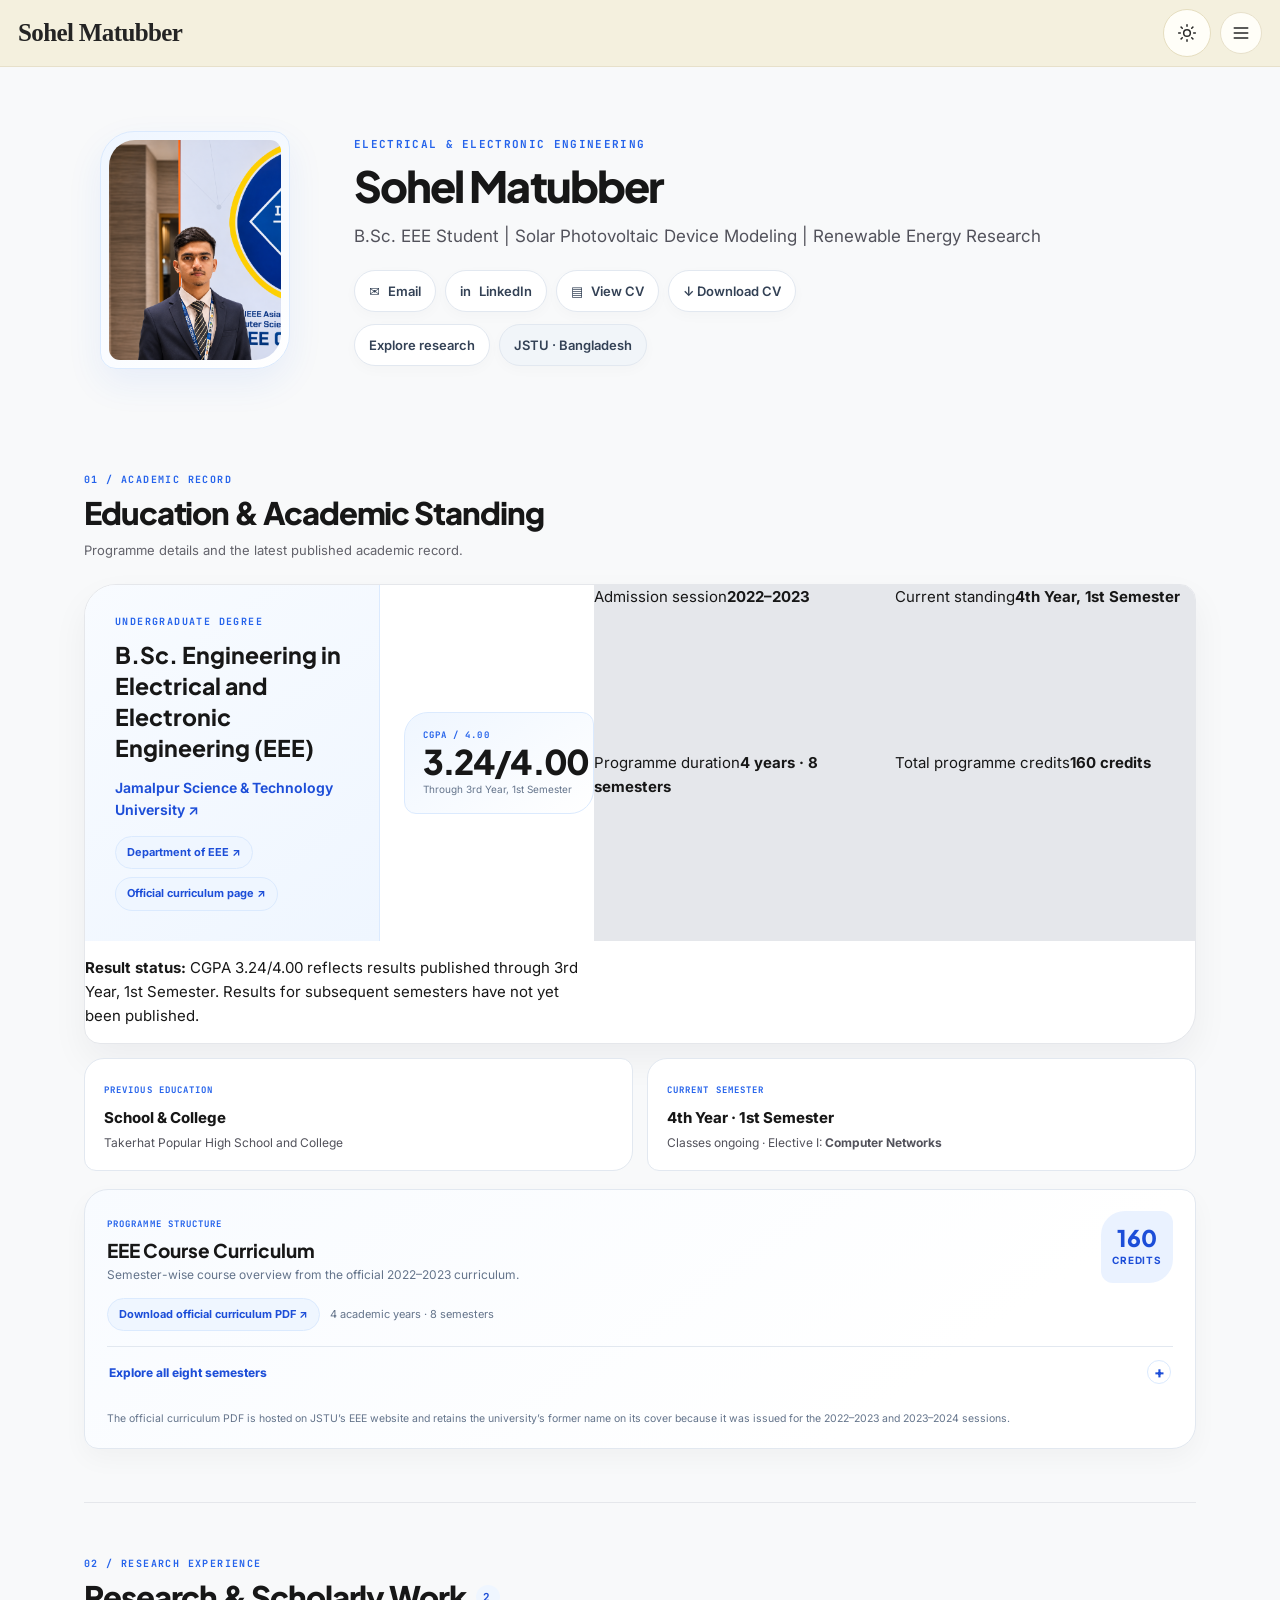
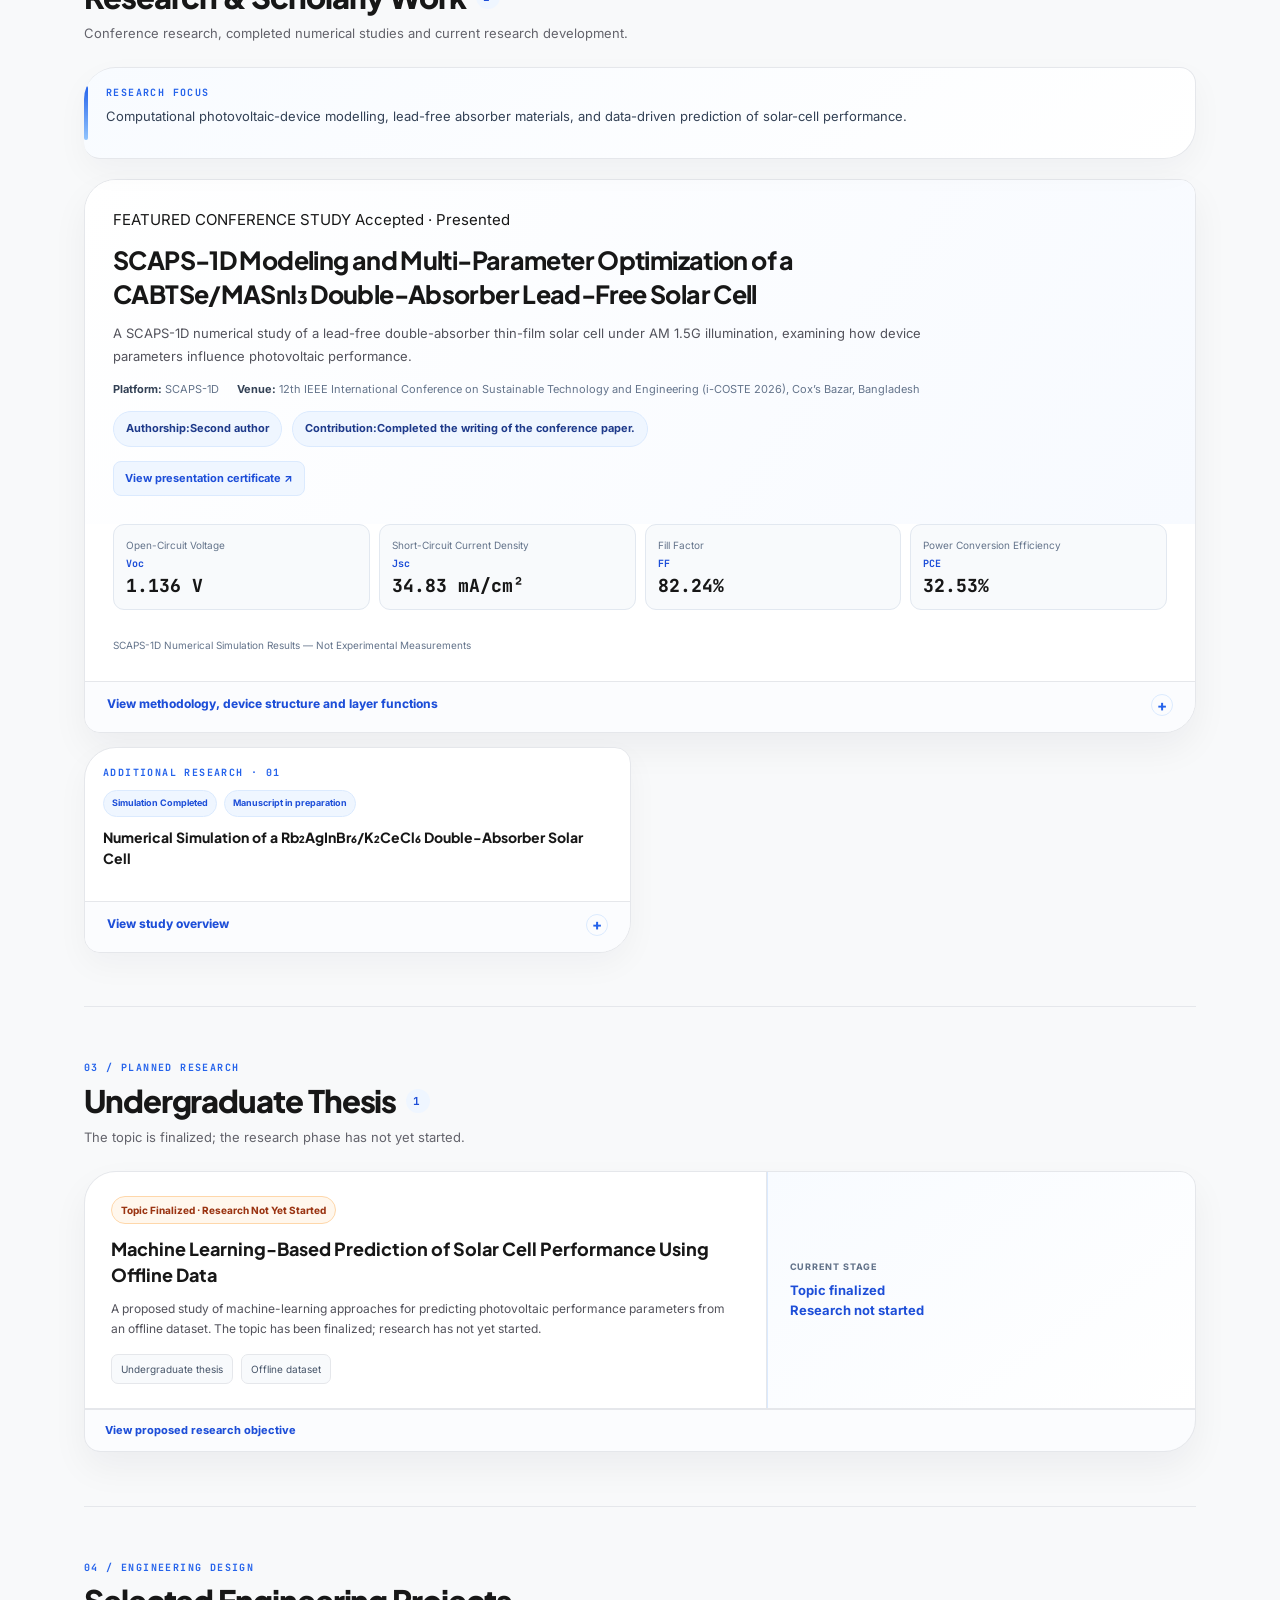
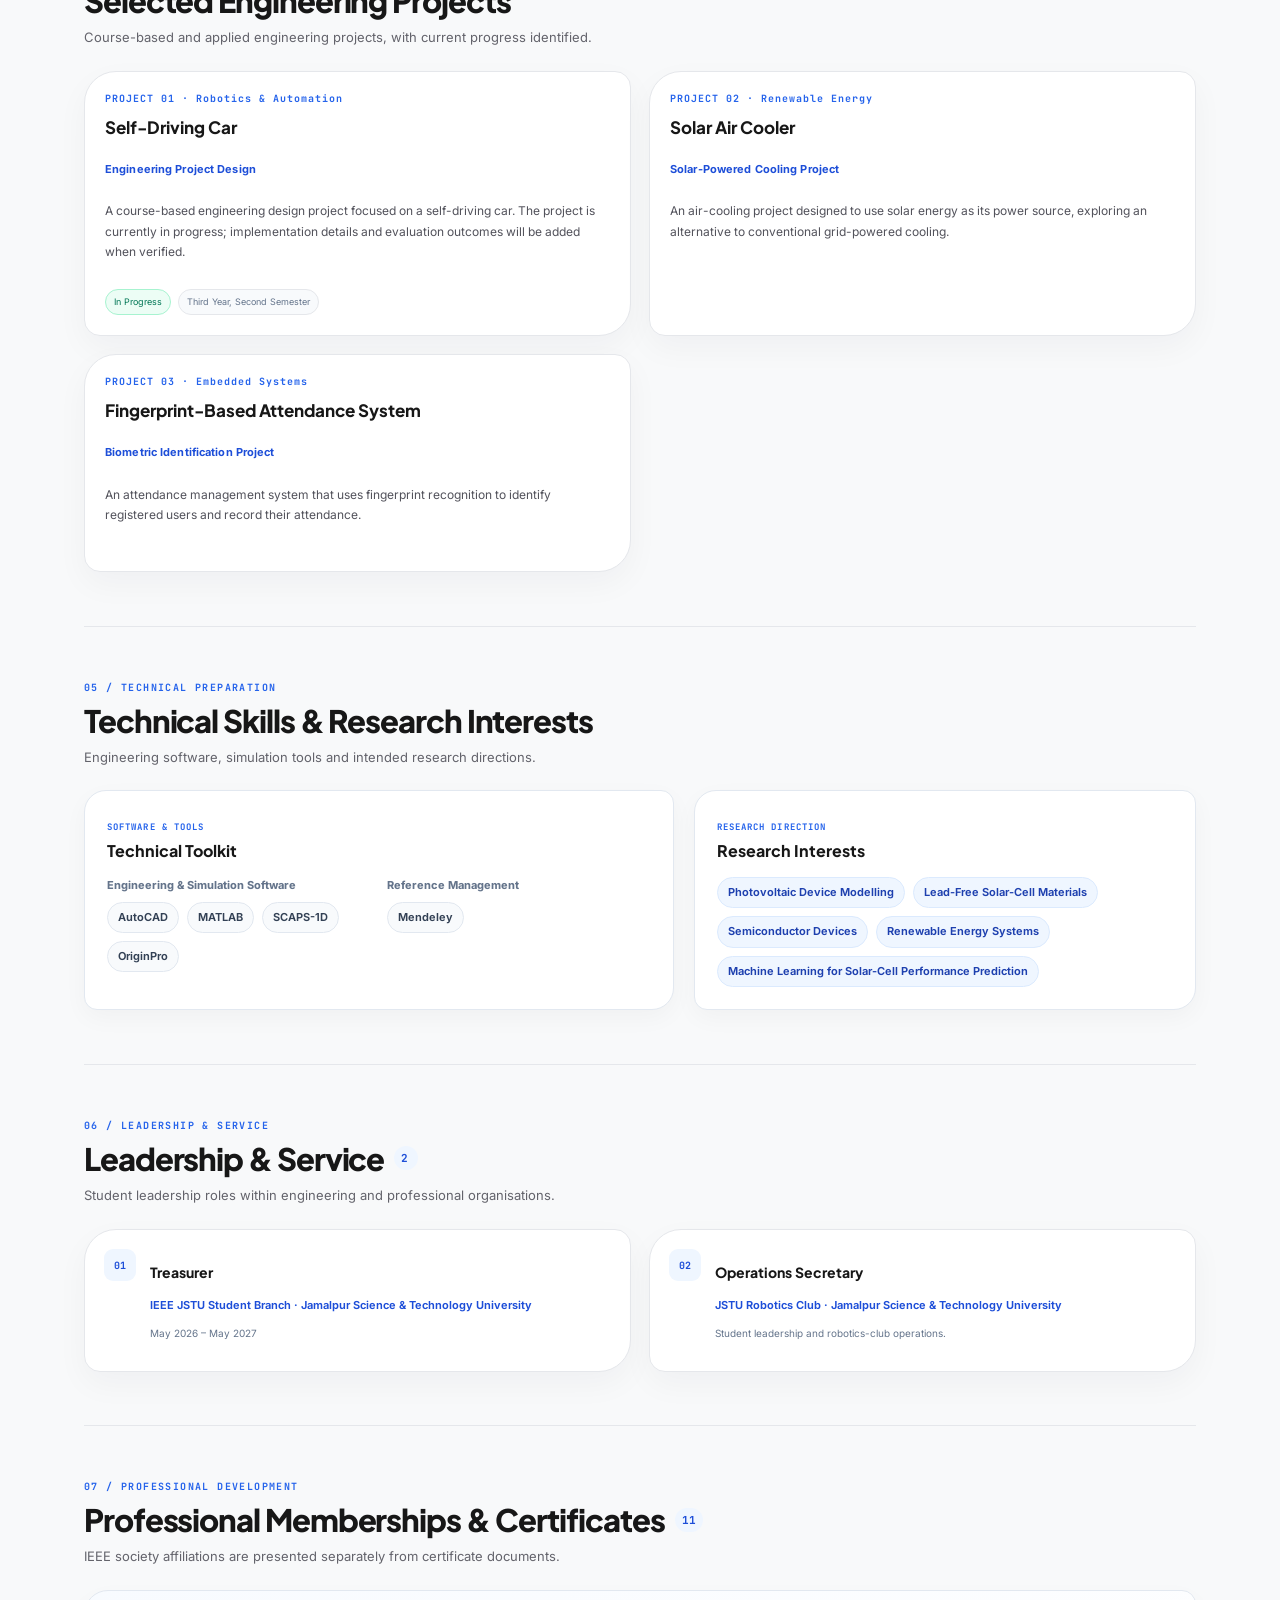
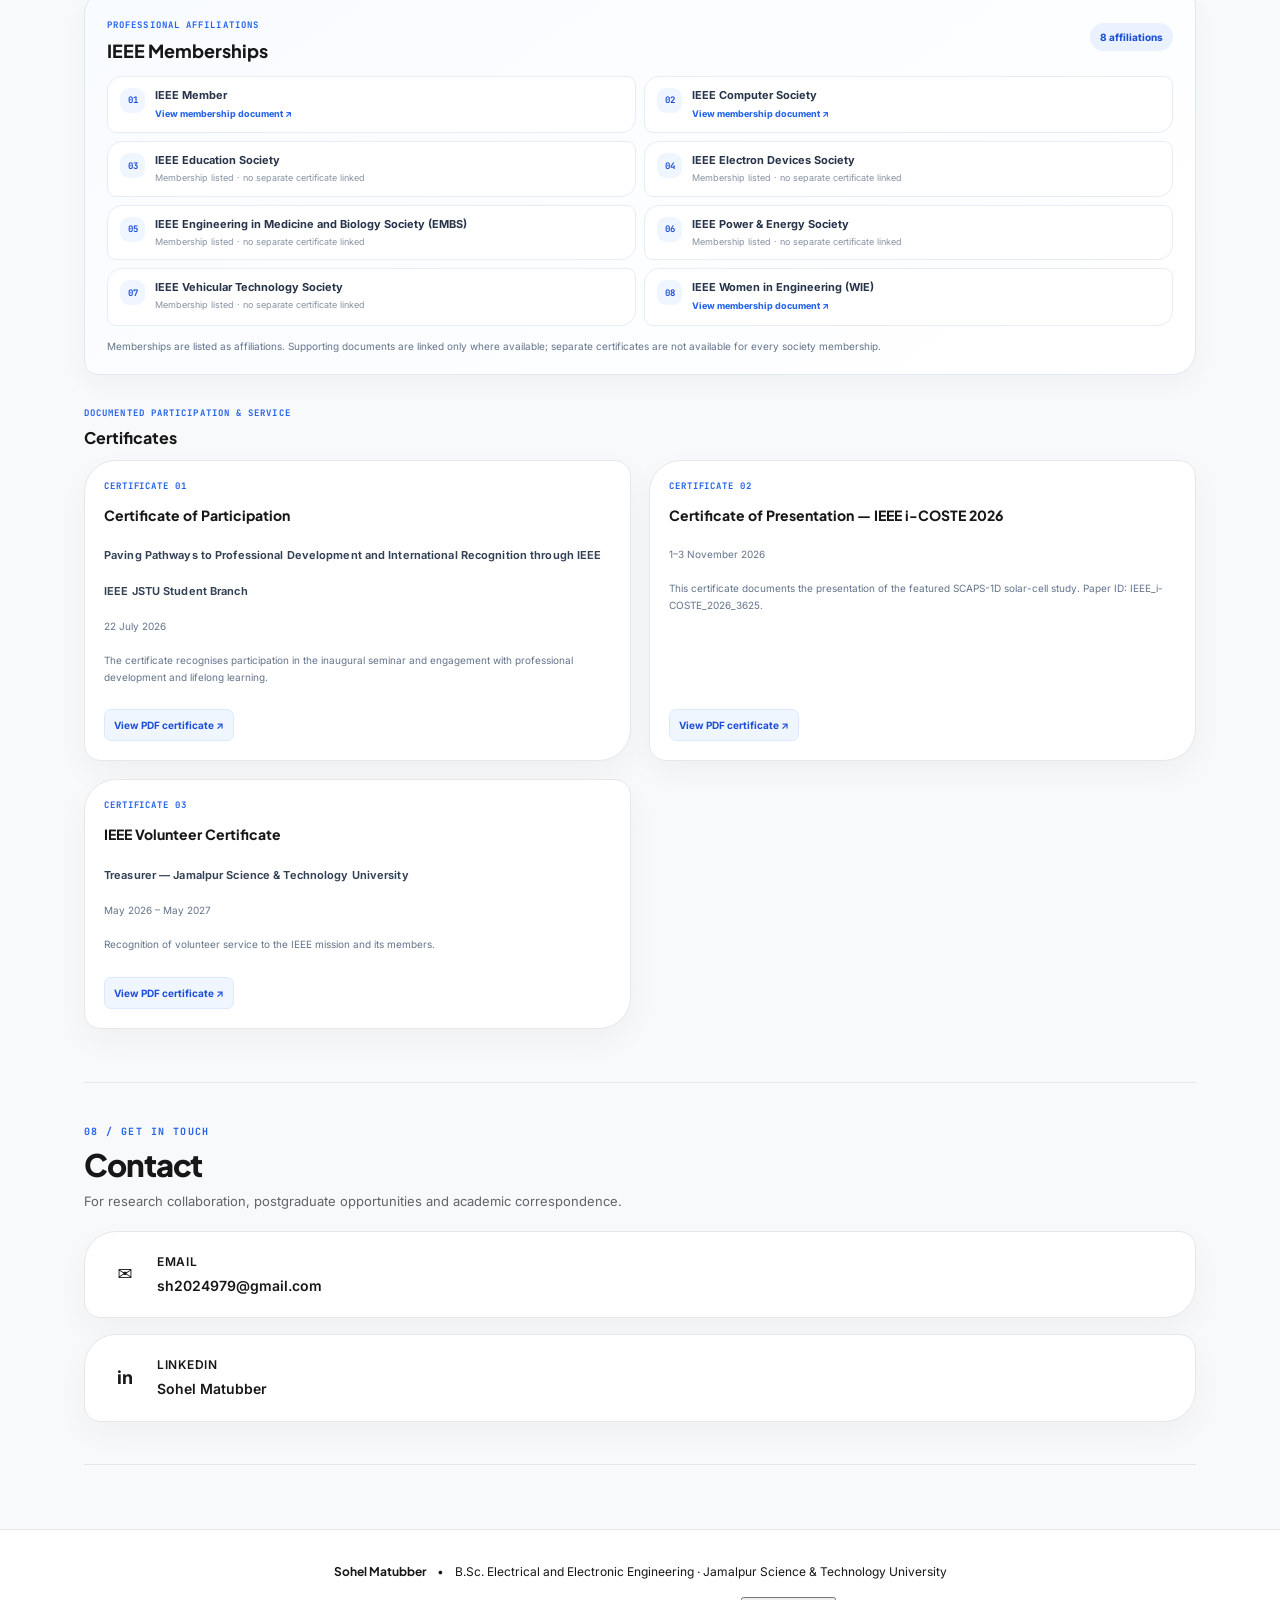
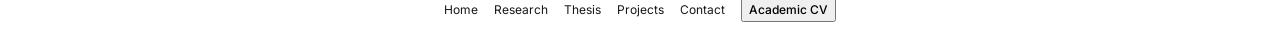
<file: index (8).html>
<!DOCTYPE html>

<html class="scroll-smooth" lang="en">
<head>
<meta charset="utf-8"/>
<meta name="portfolio-build" content="sohel-portfolio-layout-final-v4-2026-11-24"/>
<meta content="width=device-width, initial-scale=1.0" name="viewport"/>
<meta content="#F8F9FA" name="theme-color"/>
<link href="data:image/svg+xml,%3Csvg xmlns='http://www.w3.org/2000/svg' viewBox='0 0 40 40'%3E%3Crect width='40' height='40' rx='8' fill='%23171717'/%3E%3Ctext x='20' y='26' text-anchor='middle' font-family='sans-serif' font-size='18' fill='white'%3ESM%3C/text%3E%3C/svg%3E" rel="icon"/>
<link href="https://fonts.googleapis.com" rel="preconnect"/>
<link crossorigin="" href="https://fonts.gstatic.com" rel="preconnect"/>
<link href="https://fonts.googleapis.com/css2?family=Inter:wght@400;500;600;700&amp;family=JetBrains+Mono:wght@400;500;600;700&amp;family=Plus+Jakarta+Sans:wght@600;700;800&amp;display=swap" rel="stylesheet"/>
<script type="application/ld+json">
    {"@context":"https://schema.org","@type":"Person","name":"Sohel Matubber","affiliation":{"@type":"CollegeOrUniversity","name":"Jamalpur Science & Technology University"},"sameAs":["https://www.linkedin.com/in/sohel-matubber"]}
  </script>
<style>
/* === Academic portfolio information architecture and section-specific layouts === */
:root { --portfolio-blue:#2563EB; --portfolio-blue-dark:#1D4ED8; --portfolio-ink:#171717; --portfolio-muted:#52525B; --portfolio-line:#E5E7EB; --portfolio-surface:#FFFFFF; --portfolio-canvas:#F8F9FA; }
main { max-width: 1160px !important; }
main > section { margin-block: 0; }
.portfolio-section { padding-block: clamp(30px,4vw,52px); border-bottom:1px solid #E5E7EB; }
.section-heading { display:grid; gap:6px; margin-bottom:22px; }
.section-kicker { display:block; color:#2563EB; font:700 10px/1.4 "JetBrains Mono",monospace; letter-spacing:.14em; text-transform:uppercase; }
.section-title-row { display:flex; align-items:center; gap:10px; flex-wrap:wrap; }
.section-title-row h2 { margin:0; color:#171717; font:800 clamp(23px,2.5vw,31px)/1.2 "Plus Jakarta Sans",Inter,sans-serif; letter-spacing:-.035em; }
.section-subtitle { max-width:760px; margin:0; color:#63636B; font-size:13px; line-height:1.65; }
.section-count { display:inline-grid; min-width:24px; height:24px; place-items:center; padding:0 7px; border-radius:999px; background:#EFF6FF; color:#1D4ED8; font:700 11px "JetBrains Mono",monospace; }
.reference-badge-neutral { background:#F1F5F9 !important; color:#334155 !important; border:1px solid #E2E8F0; }
.reference-biography { margin-top:30px !important; }
.reference-biography p { max-width:820px; text-align:left !important; font-size:15px !important; line-height:1.8 !important; }

/* Education: a credential panel plus compact academic facts. */
.education-card { display:grid; grid-template-columns:minmax(0,1.1fr) minmax(0,1.3fr); overflow:hidden; border:1px solid #E2E8F0; border-radius:18px; background:#fff; box-shadow:0 5px 20px rgba(15,23,42,.035); }
.education-primary { padding:clamp(20px,3vw,30px); background:linear-gradient(145deg,#F8FBFF,#EFF6FF); border-right:1px solid #DBEAFE; }
.education-degree { margin:10px 0 8px; color:#171717; font:750 clamp(18px,2vw,23px)/1.35 "Plus Jakarta Sans",Inter,sans-serif; }
.education-university { color:#1D4ED8; font-size:14px; font-weight:700; line-height:1.6; }
.education-session { margin-top:10px; color:#64748B; font-size:12px; }
.education-facts { display:grid; grid-template-columns:repeat(2,minmax(0,1fr)); gap:1px; background:#E5E7EB; }
.education-fact { min-height:98px; padding:18px; background:#fff; display:flex; flex-direction:column; justify-content:center; gap:6px; }
.education-fact span,.education-coursework-label { color:#64748B; font-size:10px; font-weight:750; letter-spacing:.08em; text-transform:uppercase; }
.education-fact strong { color:#171717; font-size:15px; line-height:1.4; }
.education-fact small { color:#64748B; font-size:10px; line-height:1.5; }
.education-coursework { grid-column:1/-1; padding:15px 20px; border-top:1px solid #E5E7EB; display:flex; align-items:center; flex-wrap:wrap; gap:10px; background:#fff; }
.education-coursework-chip { display:inline-flex; padding:6px 10px; border:1px solid #DBEAFE; border-radius:7px; background:#EFF6FF; color:#1D4ED8; font-size:11px; font-weight:650; }

/* Research: visible evidence first, technical depth on demand. */
.research-focus-card { margin-bottom:20px; padding:16px 20px; border:1px solid #DBEAFE; border-left:4px solid #2563EB; border-radius:12px; background:#F8FBFF; }
.research-focus-card p { margin-top:5px; color:#334155; font-size:13px; line-height:1.7; }
.featured-research-host { margin-top:0; }
.research-feature-card { overflow:hidden; border:1px solid #DCE5F2; border-radius:18px; background:#fff; box-shadow:0 8px 26px rgba(15,23,42,.045); }
.research-feature-heading { padding:clamp(20px,3vw,28px); background:linear-gradient(125deg,#fff 0%,#F7FAFF 100%); }
.research-feature-title { max-width:850px; margin:12px 0 0; color:#171717; font:750 clamp(18px,2vw,25px)/1.35 "Plus Jakarta Sans",Inter,sans-serif; letter-spacing:-.025em; }
.research-feature-summary { max-width:850px; margin:10px 0 0; color:#52525B; font-size:13px; line-height:1.75; }
.research-feature-meta { display:flex; flex-wrap:wrap; gap:8px 18px; margin-top:14px; color:#64748B; font-size:11px; }
.research-feature-meta strong { color:#334155; }
.research-preview-metrics { display:grid; grid-template-columns:repeat(4,minmax(0,1fr)); gap:9px; padding:0 clamp(20px,3vw,28px) 18px; }
.research-preview-metric { min-height:76px; display:flex; flex-direction:column; justify-content:center; gap:4px; padding:12px; border:1px solid #E2E8F0; border-radius:11px; background:#F8FAFC; }
.research-preview-metric span { color:#64748B; font-size:10px; }
.research-preview-metric small { color:#1D4ED8; font:700 10px "JetBrains Mono",monospace; }
.research-preview-metric strong { color:#171717; font:750 18px "JetBrains Mono",monospace; }
.research-preview-note { padding:0 clamp(20px,3vw,28px) 18px; color:#64748B; font-size:10px; line-height:1.5; }
.research-paper-actions { display:flex; flex-wrap:wrap; gap:9px; margin-top:14px; }
.research-paper-link { display:inline-flex; align-items:center; gap:6px; padding:8px 11px; border:1px solid #DBEAFE; border-radius:8px; color:#1D4ED8; background:#EFF6FF; font-size:11px; font-weight:700; text-decoration:none; }
.research-disclosure { border-top:1px solid #E5E7EB; background:#fff; }
.research-disclosure-summary { min-height:50px; padding:12px 22px; color:#1D4ED8; background:#FBFCFE; font-size:12px; font-weight:750; cursor:pointer; list-style:none; }
.research-disclosure-summary::-webkit-details-marker { display:none; }
.research-disclosure-summary::marker { content:""; }
.research-disclosure-summary::after { content:"+"; display:inline-grid; float:right; width:22px; height:22px; place-items:center; border:1px solid #DBEAFE; border-radius:50%; color:#2563EB; font-size:15px; line-height:1; }
.research-disclosure[open] > .research-disclosure-summary::after { content:"−"; }
.research-details-content { display:grid; gap:24px; padding:22px; border-top:1px solid #E5E7EB; }
.research-method-grid { display:grid; grid-template-columns:minmax(0,1fr) minmax(0,1fr); gap:20px; align-items:start; }
.research-method-copy h4,.research-section-heading h4 { margin:6px 0 8px; color:#171717; font:750 16px/1.4 "Plus Jakarta Sans",Inter,sans-serif; }
.research-method-copy p,.research-section-heading p { color:#52525B; font-size:12px; line-height:1.75; }
.research-structure-figure { margin:0; padding:10px; border:1px solid #E5E7EB; border-radius:12px; background:#fff; }
.research-structure-figure img { display:block; width:100%; max-height:270px; object-fit:contain; }
.research-structure-figure figcaption { margin-top:8px; color:#64748B; font-size:10px; line-height:1.55; }
.research-section-heading { display:flex; align-items:flex-end; justify-content:space-between; gap:12px; margin-bottom:12px; }
.research-section-eyebrow { color:#64748B; font:700 9px "JetBrains Mono",monospace; letter-spacing:.12em; }
.research-simulation-label,.research-layer-count { padding:6px 9px; border:1px solid #DBEAFE; border-radius:999px; background:#EFF6FF; color:#1D4ED8; font:700 9px "JetBrains Mono",monospace; white-space:nowrap; }
.research-metrics-section,.research-explorer-section { padding-top:20px; border-top:1px solid #E5E7EB; }
.research-metrics-grid { display:grid; grid-template-columns:repeat(4,minmax(0,1fr)); gap:9px; }
.research-metric-card { padding:12px; border:1px solid #E2E8F0; border-radius:10px; background:#F8FAFC; }
.research-metric-label { display:block; color:#64748B; font-size:10px; }
.research-metric-symbol { display:block; margin-top:4px; color:#1D4ED8; font:700 10px "JetBrains Mono",monospace; }
.research-metric-card strong { display:block; margin-top:5px; color:#171717; font:750 18px "JetBrains Mono",monospace; }
.research-metric-highlight { border-color:#BFDBFE; background:#EFF6FF; }
.research-metrics-footnote { margin-top:8px; color:#64748B; font-size:10px; }
.research-explorer-grid { display:grid; grid-template-columns:minmax(0,.9fr) minmax(0,1.1fr); gap:14px; }
.device-layer-list { display:grid; gap:5px; padding:12px; border:1px solid #E5E7EB; border-radius:12px; background:#F8FAFC; }
.device-layer-row { display:grid; justify-items:center; }
.device-layer-button { display:grid; width:100%; grid-template-columns:26px minmax(0,1fr) auto; align-items:center; gap:9px; min-height:51px; padding:8px 10px; border:1px solid var(--layer-border,#CBD5E1); border-left:4px solid var(--layer-color,#64748B); border-radius:9px; background:var(--layer-bg,#fff); color:#172033; text-align:left; cursor:pointer; transition:transform .18s ease,box-shadow .18s ease,border-color .18s ease; }
.device-layer-button:hover { transform:translateX(2px); }
.device-layer-button[aria-pressed="true"] { box-shadow:0 0 0 2px rgba(37,99,235,.14),0 5px 14px rgba(15,23,42,.06); border-color:var(--layer-color,#2563EB); }
.device-layer-button[data-layer="au"] { --layer-color:#C99B16; --layer-border:#E8D58B; --layer-bg:#FFFBEB; }
.device-layer-button[data-layer="zn3p2"] { --layer-color:#D97706; --layer-border:#FED7AA; --layer-bg:#FFF7ED; }
.device-layer-button[data-layer="masni3"] { --layer-color:#E11D48; --layer-border:#FECDD3; --layer-bg:#FFF1F2; }
.device-layer-button[data-layer="cuagbesnse4"] { --layer-color:#059669; --layer-border:#A7F3D0; --layer-bg:#ECFDF5; }
.device-layer-button[data-layer="etl"] { --layer-color:#0284C7; --layer-border:#BAE6FD; --layer-bg:#F0F9FF; }
.device-layer-button[data-layer="fto"] { --layer-color:#64748B; --layer-border:#CBD5E1; --layer-bg:#F1F5F9; }
.device-layer-number { display:grid; width:25px; height:25px; place-items:center; border-radius:7px; background:#fff; color:#475569; font:700 9px "JetBrains Mono",monospace; }
.device-layer-copy { display:grid; gap:3px; min-width:0; }
.device-layer-formula { color:#172033; font:750 13px "JetBrains Mono",monospace; }
.device-layer-material { overflow:hidden; color:#64748B; font-size:9px; text-overflow:ellipsis; white-space:nowrap; }
.device-layer-spec { color:#475569; font:700 9px "JetBrains Mono",monospace; white-space:nowrap; }
.device-layer-connector { color:#94A3B8; font-size:12px; }
.device-layer-direction { margin-top:6px; color:#64748B; font-size:9px; text-align:center; }
.layer-inspector-panel { display:flex; flex-direction:column; justify-content:space-between; padding:18px; border:1px solid #DBEAFE; border-radius:12px; background:linear-gradient(145deg,#fff,#F8FBFF); }
.layer-inspector-content { display:grid; gap:12px; }
.layer-inspector-heading { padding-bottom:10px; border-bottom:1px solid #E2E8F0; }
.layer-inspector-step { color:#2563EB; font:700 9px "JetBrains Mono",monospace; letter-spacing:.1em; }
.layer-inspector-heading h5 { display:flex; flex-wrap:wrap; align-items:center; gap:8px; margin:7px 0 0; color:#172033; font:750 15px "Plus Jakarta Sans",Inter,sans-serif; }
.layer-inspector-formula { padding:4px 7px; border:1px solid #DBEAFE; border-radius:6px; background:#EFF6FF; color:#1D4ED8; font:750 12px "JetBrains Mono",monospace; }
.layer-inspector-fact { display:grid; gap:3px; }
.layer-inspector-fact>span,.layer-inspector-description>span { color:#64748B; font-size:9px; font-weight:750; letter-spacing:.08em; text-transform:uppercase; }
.layer-inspector-fact>strong { color:#243247; font-size:11px; line-height:1.5; }
.layer-inspector-description p { margin-top:4px; color:#526176; font-size:11px; line-height:1.7; }
.layer-inspector-footer { margin-top:15px; padding-top:10px; border-top:1px solid #E2E8F0; color:#64748B; font-size:9px; }

/* Thesis: clearly labelled as planned work, not completed research. */
.thesis-card { display:grid; grid-template-columns:minmax(0,1fr) 220px; gap:0; overflow:hidden; border:1px solid #DBEAFE; border-radius:16px; background:#fff; box-shadow:0 5px 20px rgba(15,23,42,.035); }
.thesis-main { padding:22px 24px; }
.thesis-status { display:inline-flex; padding:5px 9px; border-radius:999px; background:#FFF7ED; color:#9A3412; border:1px solid #FED7AA; font-size:10px; font-weight:750; }
.thesis-title { margin:12px 0 8px; color:#171717; font:750 18px/1.4 "Plus Jakarta Sans",Inter,sans-serif; }
.thesis-summary { color:#52525B; font-size:12px; line-height:1.7; max-width:780px; }
.thesis-facts { display:flex; flex-wrap:wrap; gap:8px; margin-top:14px; }
.thesis-fact-chip { padding:6px 9px; border:1px solid #E5E7EB; border-radius:7px; color:#475569; background:#F8FAFC; font-size:10px; }
.thesis-side { display:flex; flex-direction:column; justify-content:center; gap:7px; padding:20px; border-left:1px solid #DBEAFE; background:#F8FBFF; }
.thesis-side span { color:#64748B; font-size:9px; font-weight:750; letter-spacing:.1em; text-transform:uppercase; }
.thesis-side strong { color:#1D4ED8; font-size:13px; line-height:1.5; }
.thesis-card details { grid-column:1/-1; border-top:1px solid #E5E7EB; }
.thesis-card details summary { padding:12px 20px; color:#1D4ED8; background:#FBFCFE; font-size:11px; font-weight:750; cursor:pointer; list-style:none; }
.thesis-card details summary::-webkit-details-marker { display:none; }
.thesis-detail-content { padding:15px 20px; border-top:1px solid #E5E7EB; color:#52525B; font-size:12px; line-height:1.7; }

/* Projects: visual index cards, not consecutive explanatory paragraphs. */
.project-grid { display:grid; grid-template-columns:repeat(2,minmax(0,1fr)); gap:14px; }
.project-card { position:relative; display:flex; min-height:205px; flex-direction:column; padding:20px; border:1px solid #E5E7EB; border-radius:15px; background:#fff; box-shadow:0 4px 16px rgba(15,23,42,.03); }
.project-card-primary { border-color:#BFDBFE; background:linear-gradient(145deg,#fff,#F8FBFF); }
.project-index { color:#2563EB; font:700 10px "JetBrains Mono",monospace; letter-spacing:.1em; }
.project-card h3 { margin-top:11px; color:#171717; font:750 17px/1.35 "Plus Jakarta Sans",Inter,sans-serif; }
.project-subtitle { margin-top:5px; color:#1D4ED8; font-size:11px; font-weight:700; }
.project-description { margin-top:12px; color:#52525B; font-size:12px; line-height:1.7; }
.project-meta { display:flex; flex-wrap:wrap; gap:7px; margin-top:auto; padding-top:14px; }
.project-meta span { padding:5px 8px; border:1px solid #E5E7EB; border-radius:7px; color:#64748B; background:#F8FAFC; font-size:9px; }
.project-status { border-color:#A7F3D0 !important; background:#ECFDF5 !important; color:#047857 !important; }

/* Technical skills: grouped capability tiles and a compact research-interest rail. */
.technical-section { display:flex; flex-direction:column; gap:0; align-items:stretch; min-width:0; }
.skills-panel,.interests-panel { padding:22px; border:1px solid #E5E7EB; border-radius:16px; background:#fff; box-shadow:0 4px 16px rgba(15,23,42,.03); }
.skills-panel h2,.interests-panel h2 { color:#171717; font:750 17px "Plus Jakarta Sans",Inter,sans-serif; }
.skills-panel>div>p,.interests-panel p { color:#64748B; font-size:11px; line-height:1.6; }
.skills-card-grid { display:grid; grid-template-columns:repeat(2,minmax(0,1fr)); gap:10px; }
.skill-group-card { padding:14px; border:1px solid #E5E7EB; border-radius:11px; background:#F9FAFB; }
.skill-group-card h3 { margin-bottom:10px; color:#334155; font-size:11px; font-weight:750; }
.skill-chip-list { display:flex; flex-wrap:wrap; gap:6px; }
.skill-chip { display:inline-flex; padding:5px 7px; border:1px solid #DBEAFE; border-radius:6px; background:#EFF6FF; color:#1E40AF; font-size:9px; line-height:1.4; }
.interest-chip-list { display:flex; flex-wrap:wrap; gap:7px; margin-top:14px; }
.interest-chip { display:inline-flex; padding:7px 9px; border:1px solid #E5E7EB; border-radius:8px; background:#F8FAFC; color:#334155; font-size:10px; line-height:1.4; }

/* Leadership and certificates: evidence-led compact cards. */
.leadership-grid,.certificate-grid { display:grid; grid-template-columns:repeat(2,minmax(0,1fr)); gap:13px; }
.leadership-card,.certificate-card { padding:19px; border:1px solid #E5E7EB; border-radius:14px; background:#fff; box-shadow:0 4px 16px rgba(15,23,42,.03); }
.leadership-card { display:grid; grid-template-columns:34px minmax(0,1fr); gap:12px; }
.leadership-number { display:grid; width:32px; height:32px; place-items:center; border-radius:9px; background:#EFF6FF; color:#1D4ED8; font:700 10px "JetBrains Mono",monospace; }
.leadership-card h3,.certificate-card h3 { color:#171717; font:750 14px/1.4 "Plus Jakarta Sans",Inter,sans-serif; }
.leadership-org { margin-top:4px; color:#1D4ED8; font-size:11px; font-weight:650; }
.leadership-date { margin-top:8px; color:#64748B; font-size:10px; }
.certificate-card { display:flex; flex-direction:column; min-height:185px; }
.certificate-type { color:#2563EB; font:700 9px "JetBrains Mono",monospace; letter-spacing:.1em; text-transform:uppercase; }
.certificate-event { margin-top:8px; color:#334155; font-size:11px; font-weight:650; line-height:1.55; }
.certificate-description { margin-top:8px; color:#64748B; font-size:10px; line-height:1.65; }
.certificate-meta { margin-top:7px; color:#64748B; font-size:10px; }
.certificate-links { display:flex; flex-wrap:wrap; gap:7px; margin-top:auto; padding-top:14px; }
.certificate-link { display:inline-flex; padding:7px 9px; border:1px solid #DBEAFE; border-radius:7px; background:#EFF6FF; color:#1D4ED8; font-size:10px; font-weight:700; text-decoration:none; }
.contact-section { border-bottom:0; padding-bottom:28px; }
.contact-section .section-heading { margin-bottom:18px; }

/* Responsive and dark theme refinements. */
@media(max-width:820px) {
  .education-card { grid-template-columns:1fr; }
  .education-primary { border-right:0; border-bottom:1px solid #DBEAFE; }
  .research-method-grid,.research-explorer-grid { grid-template-columns:1fr; }
  .thesis-card { grid-template-columns:1fr; }
  .thesis-side { border-left:0; border-top:1px solid #DBEAFE; }
}
@media(max-width:620px) {
  .research-preview-metrics,.research-metrics-grid { grid-template-columns:repeat(2,minmax(0,1fr)); }
  .project-grid,.leadership-grid,.certificate-grid,.skills-card-grid { grid-template-columns:1fr; }
  .section-heading { margin-bottom:17px; }
  .education-facts { grid-template-columns:1fr 1fr; }
  .research-feature-meta { display:grid; gap:6px; }
  .research-details-content { padding:16px; }
  .device-layer-button { grid-template-columns:24px minmax(0,1fr); }
  .device-layer-spec { grid-column:2; }
}
:root[data-theme="dark"] .portfolio-section { border-bottom-color:#3F3F46; }
:root[data-theme="dark"] .section-title-row h2,
:root[data-theme="dark"] .education-degree,
:root[data-theme="dark"] .research-feature-title,
:root[data-theme="dark"] .project-card h3,
:root[data-theme="dark"] .skills-panel h2,
:root[data-theme="dark"] .interests-panel h2,
:root[data-theme="dark"] .leadership-card h3,
:root[data-theme="dark"] .certificate-card h3 { color:#FFFFFF; }
:root[data-theme="dark"] .section-subtitle,
:root[data-theme="dark"] .research-feature-summary,
:root[data-theme="dark"] .project-description,
:root[data-theme="dark"] .certificate-description { color:#D4D4D8; }
:root[data-theme="dark"] .education-card,
:root[data-theme="dark"] .education-fact,
:root[data-theme="dark"] .research-feature-card,
:root[data-theme="dark"] .project-card,
:root[data-theme="dark"] .skills-panel,
:root[data-theme="dark"] .interests-panel,
:root[data-theme="dark"] .leadership-card,
:root[data-theme="dark"] .certificate-card,
:root[data-theme="dark"] .thesis-card { background:#18181B; border-color:#3F3F46; }
:root[data-theme="dark"] .education-primary,
:root[data-theme="dark"] .thesis-side,
:root[data-theme="dark"] .research-feature-heading,
:root[data-theme="dark"] .research-focus-card { background:#1E293B; }
:root[data-theme="dark"] .education-facts { background:#3F3F46; }
:root[data-theme="dark"] .research-preview-metric,
:root[data-theme="dark"] .skill-group-card,
:root[data-theme="dark"] .interest-chip,
:root[data-theme="dark"] .project-meta span { background:#27272A; border-color:#52525B; }
:root[data-theme="dark"] .research-preview-metric strong,
:root[data-theme="dark"] .education-fact strong,
:root[data-theme="dark"] .education-university,
:root[data-theme="dark"] .thesis-title { color:#FFFFFF; }
:root[data-theme="dark"] .research-disclosure,
:root[data-theme="dark"] .research-disclosure-summary,
:root[data-theme="dark"] .thesis-card details summary { background:#18181B; }
:root[data-theme="dark"] .research-details-content,
:root[data-theme="dark"] .thesis-detail-content { border-color:#3F3F46; color:#D4D4D8; }


.nav-count { display:inline-grid; min-width:20px; height:20px; place-items:center; padding:0 5px; border-radius:999px; background:#2563EB; color:#fff; font-size:10px; font-weight:700; }
.additional-research-grid { display:grid; grid-template-columns:repeat(2,minmax(0,1fr)); gap:13px; margin-top:14px; }
.additional-research-card { overflow:hidden; border:1px solid #E5E7EB; border-radius:14px; background:#fff; }
.additional-research-main { padding:18px; }
.additional-research-status { display:flex; flex-wrap:wrap; gap:7px; margin-top:10px; }
.additional-research-status span { padding:5px 8px; border:1px solid #DBEAFE; border-radius:999px; background:#EFF6FF; color:#1D4ED8; font-size:9px; font-weight:700; }
.additional-research-card h3 { margin-top:10px; color:#171717; font:750 14px/1.5 "Plus Jakarta Sans",Inter,sans-serif; }
.additional-research-detail { padding:14px 20px; border-top:1px solid #E5E7EB; color:#52525B; font-size:11px; line-height:1.7; }
.research-architecture-line { display:flex; flex-wrap:wrap; align-items:center; justify-content:center; gap:7px; margin:12px 0; padding:12px; border:1px solid #DBEAFE; border-radius:10px; background:#F8FBFF; color:#1E40AF; font:700 10px "JetBrains Mono",monospace; }
.research-architecture-line b { color:#94A3B8; }
:root[data-theme="dark"] .additional-research-card { background:#18181B; border-color:#3F3F46; }
:root[data-theme="dark"] .additional-research-card h3 { color:#FFFFFF; }
:root[data-theme="dark"] .additional-research-detail { color:#D4D4D8; border-color:#3F3F46; }
:root[data-theme="dark"] .research-architecture-line { background:#1E293B; border-color:#334155; color:#DBEAFE; }
:root[data-theme="dark"] .education-session,
:root[data-theme="dark"] .education-fact small,
:root[data-theme="dark"] .education-fact span,
:root[data-theme="dark"] .thesis-summary,
:root[data-theme="dark"] .leadership-date { color:#D4D4D8; }
:root[data-theme="dark"] .education-coursework,
:root[data-theme="dark"] .research-focus-card { border-color:#334155; }
@media(max-width:620px) {
  .additional-research-grid { grid-template-columns:1fr; }
  .research-architecture-line { justify-content:flex-start; }
}

.layer-candidate-list { display:grid; gap:7px; padding-top:11px; border-top:1px solid #E2E8F0; }
.layer-candidate-list>span { color:#64748B; font-size:9px; font-weight:750; letter-spacing:.08em; text-transform:uppercase; }
.layer-candidate-list>div { display:flex; flex-wrap:wrap; gap:5px; }
.layer-candidate-list b { padding:5px 7px; border:1px solid #DBEAFE; border-radius:6px; background:#EFF6FF; color:#1D4ED8; font:700 10px "JetBrains Mono",monospace; }
:root[data-theme="dark"] .layer-candidate-list { border-color:#3F3F46; }
:root[data-theme="dark"] .layer-candidate-list b { background:#1E3A8A; border-color:#1D4ED8; color:#DBEAFE; }

  
main { padding-top:0 !important; padding-bottom:0 !important; }
main > section { margin:0 !important; }
.research-configuration { display:grid; gap:5px; margin-top:14px; padding:11px 13px; border:1px solid #E5E7EB; border-radius:9px; background:#F8FAFC; }
.research-configuration span { color:#64748B; font-size:9px; font-weight:750; letter-spacing:.08em; text-transform:uppercase; }
.research-configuration strong { color:#334155; font:700 10px/1.6 "JetBrains Mono",monospace; overflow-wrap:anywhere; }
:root[data-theme="dark"] .research-configuration { background:#27272A; border-color:#52525B; }
:root[data-theme="dark"] .research-configuration strong { color:#E4E4E7; }

  
.reference-hero {
  margin-left:calc((100vw - min(100vw,1160px)) / -2) !important;
  margin-right:calc((100vw - min(100vw,1160px)) / -2) !important;
}

  
/* ===== Professor-review refinement: compact portrait, clearer section hierarchy, softer non-square cards ===== */
.reference-hero-top{
  display:grid;
  grid-template-columns:minmax(160px,205px) minmax(0,1fr);
  gap:clamp(24px,4vw,48px);
  align-items:start;
}
.reference-portrait-wrap{
  width:100%;
  max-width:205px;
}
.reference-portrait{
  position:relative;
  width:100%;
  aspect-ratio:4 / 5;
  padding:10px;
  border:1px solid #DBEAFE;
  border-radius:36px 16px 36px 16px;
  background:linear-gradient(160deg,#EFF6FF 0%,#FFFFFF 72%);
  box-shadow:0 14px 36px rgba(37,99,235,.08);
  overflow:hidden;
}
.reference-portrait img{
  width:100% !important;
  height:100% !important;
  object-fit:cover;
  object-position:center top;
  display:block;
  border-radius:28px 12px 28px 12px;
}
.reference-identity{
  min-width:0;
  padding-top:4px;
}
.reference-actions,
.reference-badges{
  display:flex;
  flex-wrap:wrap;
  gap:10px;
}
.reference-action,
.reference-badge{
  display:inline-flex;
  align-items:center;
  gap:8px;
  padding:10px 14px;
  border:1px solid #E5E7EB;
  border-radius:999px;
  background:#FFFFFF;
  box-shadow:0 4px 14px rgba(15,23,42,.03);
}
.reference-biography{
  max-width:72ch;
}
.reference-biography p{
  margin:0;
}
.portfolio-section{
  padding-block:clamp(44px,5vw,64px);
}
.section-heading{
  margin-bottom:24px;
}
.education-card,
.research-feature-card,
.research-focus-card,
.additional-research-card,
.thesis-card,
.project-card,
.skill-group-card,
.certificate-card,
.leadership-card,
.skills-panel,
.interests-panel,
.contact-section .academic-card{
  border-radius:32px 16px 32px 16px !important;
  overflow:hidden;
  border:1px solid #E5E7EB;
  background:#FFFFFF;
  box-shadow:0 12px 32px rgba(15,23,42,.04);
}
.research-focus-card{
  position:relative;
  padding:18px 22px;
  border-left:0;
  background:linear-gradient(145deg,#F8FBFF 0%,#FFFFFF 100%);
}
.research-focus-card::before{
  content:"";
  position:absolute;
  left:0;
  top:18px;
  bottom:18px;
  width:4px;
  border-radius:999px;
  background:linear-gradient(180deg,#2563EB 0%,#93C5FD 100%);
}
.education-card,
.research-feature-card,
.thesis-card{
  box-shadow:0 16px 36px rgba(15,23,42,.05);
}
.additional-research-grid,
.project-grid,
.certificate-grid,
.leadership-grid{
  display:grid;
  grid-template-columns:repeat(2,minmax(0,1fr));
  gap:18px;
}
.project-card,
.additional-research-card,
.certificate-card,
.leadership-card{
  height:100%;
}
.project-subtitle,
.certificate-event,
.leadership-subtitle{
  letter-spacing:.01em;
}
.project-meta span,
.additional-research-status span,
.certificate-meta span,
.leadership-meta span{
  border-radius:999px;
}
.thesis-card{
  display:grid;
  grid-template-columns:minmax(0,1.35fr) minmax(250px,.85fr);
  gap:1px;
  background:#E5E7EB;
}
.thesis-main,
.thesis-side{
  background:#FFFFFF;
}
.thesis-main{
  padding:24px 26px;
}
.thesis-side{
  padding:24px 22px;
  background:linear-gradient(145deg,#F8FBFF,#FFFFFF);
}
.skills-card-grid{
  display:grid;
  grid-template-columns:repeat(2,minmax(0,1fr));
  gap:14px;
}
.skill-group-card{
  padding:18px;
  background:linear-gradient(145deg,#FFFFFF,#F8FAFC);
}
.device-layer-list{
  padding:14px;
  border-radius:24px 12px 24px 12px;
  background:linear-gradient(160deg,#F8FAFC,#FFFFFF);
}
.device-layer-button{
  border-radius:18px 10px 18px 10px;
}
.research-structure-figure{
  border-radius:28px 14px 28px 14px;
  overflow:hidden;
}
.research-authorship{
  display:flex;
  flex-wrap:wrap;
  gap:10px;
  margin-top:12px;
}
.research-authorship span{
  display:inline-flex;
  align-items:center;
  padding:8px 12px;
  border:1px solid #DBEAFE;
  border-radius:999px;
  background:#EFF6FF;
  color:#1E3A8A;
  font-size:11px;
  font-weight:700;
}
.research-paper-actions{
  margin-top:14px;
}
.contact-section .grid{
  row-gap:16px;
}
:root[data-theme="dark"] .reference-portrait{
  border-color:#1D4ED8;
  background:linear-gradient(160deg,#111827 0%,#0A0A0A 72%);
  box-shadow:0 16px 36px rgba(2,6,23,.45);
}
:root[data-theme="dark"] .reference-action,
:root[data-theme="dark"] .reference-badge,
:root[data-theme="dark"] .education-card,
:root[data-theme="dark"] .research-feature-card,
:root[data-theme="dark"] .research-focus-card,
:root[data-theme="dark"] .additional-research-card,
:root[data-theme="dark"] .thesis-card,
:root[data-theme="dark"] .project-card,
:root[data-theme="dark"] .skill-group-card,
:root[data-theme="dark"] .certificate-card,
:root[data-theme="dark"] .leadership-card,
:root[data-theme="dark"] .skills-panel,
:root[data-theme="dark"] .interests-panel,
:root[data-theme="dark"] .contact-section .academic-card,
:root[data-theme="dark"] .thesis-main,
:root[data-theme="dark"] .thesis-side{
  background:#111827;
  border-color:#334155;
  box-shadow:none;
}
:root[data-theme="dark"] .research-focus-card{
  background:linear-gradient(145deg,#0F172A 0%,#111827 100%);
}
:root[data-theme="dark"] .research-focus-card::before{
  background:linear-gradient(180deg,#60A5FA 0%,#1D4ED8 100%);
}
:root[data-theme="dark"] .thesis-card{
  background:#334155;
}
:root[data-theme="dark"] .skill-group-card{
  background:linear-gradient(145deg,#111827,#0F172A);
}
:root[data-theme="dark"] .device-layer-list{
  background:linear-gradient(160deg,#0F172A,#111827);
}
:root[data-theme="dark"] .research-authorship span{
  background:#0F172A;
  border-color:#1D4ED8;
  color:#DBEAFE;
}
@media (max-width: 1024px){
  .additional-research-grid,
  .project-grid,
  .certificate-grid,
  .leadership-grid,
  .skills-card-grid,
  .thesis-card{
    grid-template-columns:1fr;
  }
}
@media (max-width: 820px){
  .reference-hero-top{
    grid-template-columns:1fr;
    gap:20px;
  }
  .reference-portrait-wrap{
    max-width:170px;
  }
}

</style><style id="standalone-fallback-styles">
/* Standalone fallback styles: the site remains fully styled if Tailwind CDN is unavailable. */
:root{
  --site-blue:#2563EB;--site-blue-dark:#1D4ED8;--site-ink:#171717;
  --site-muted:#52525B;--site-line:#E5E7EB;--site-bg:#F8F9FA;
  --site-ivory:#F4F0DD;--site-ivory-line:#E7E0CA;
}
*,*::before,*::after{box-sizing:border-box}
html{scroll-behavior:smooth;scroll-padding-top:84px}
body{
  margin:0;background:var(--site-bg);color:var(--site-ink);
  font-family:Inter,system-ui,-apple-system,BlinkMacSystemFont,"Segoe UI",sans-serif;
  font-size:15px;line-height:1.6;-webkit-font-smoothing:antialiased;
}
body.modal-open{overflow:hidden}
img,svg{max-width:100%}
img{height:auto}
a{color:inherit;text-decoration:none}
button,input,textarea,select{font:inherit}
button{cursor:pointer}
[hidden]{display:none!important}
.skip-link{
  position:fixed;left:16px;top:12px;z-index:1000;transform:translateY(-160%);
  padding:9px 14px;border-radius:9px;background:#171717;color:#fff;font-size:13px;
}
.skip-link:focus{transform:translateY(0)}
main#main-content{
  width:100%;max-width:1160px!important;margin:0 auto;padding:0 24px;
}
.portfolio-header{
  position:sticky;top:0;z-index:100;width:100%;min-height:66px;
  background:rgba(244,240,221,.97);border-bottom:1px solid var(--site-ivory-line);
  backdrop-filter:blur(14px);transition:box-shadow .2s ease,background .2s ease;
}
.portfolio-header.scrolled{box-shadow:0 7px 22px rgba(15,23,42,.07)}
.portfolio-header-inner{
  width:min(1800px,calc(100% - 56px));min-height:66px;margin:0 auto;
  display:grid;grid-template-columns:250px minmax(0,1fr) 48px;align-items:center;gap:20px;
  box-sizing:border-box;
}
.portfolio-brand{
  display:flex;align-items:center;justify-content:flex-start;width:250px;min-width:250px;max-width:250px;
  flex:none;white-space:nowrap;color:#242424;position:relative;z-index:2;
}
.portfolio-brand span{
  display:block;width:auto;max-width:100%;white-space:nowrap;
  font:600 26px/1.15 Georgia,"Times New Roman",serif;letter-spacing:-.025em;
}
.portfolio-primary-nav{
  display:flex;width:100%;max-width:100%;min-width:0;align-items:center;justify-content:space-between;
  flex-wrap:nowrap;gap:clamp(7px,.65vw,12px);overflow:hidden;box-sizing:border-box;
}
.portfolio-nav-link{
  position:relative;display:inline-flex;flex:0 0 auto;align-items:center;gap:5px;min-height:66px;
  padding:2px 0 0;color:#626262;font-size:clamp(13px,.88vw,16px);
  font-weight:500;white-space:nowrap;transition:color .2s ease;
}
.portfolio-nav-link::after{
  content:"";position:absolute;left:0;right:0;bottom:0;height:3px;
  border-radius:3px 3px 0 0;background:linear-gradient(90deg,#8DBDA8,#E8C982);
  transform:scaleX(0);transform-origin:left;transition:transform .2s ease;
}
.portfolio-nav-link:hover,.portfolio-nav-link[aria-current="location"]{color:#242424}
.portfolio-nav-link:hover::after,.portfolio-nav-link[aria-current="location"]::after{transform:scaleX(1)}
.nav-count{
  display:inline-grid;min-width:22px;height:22px;padding:0 6px;place-items:center;
  border-radius:999px;background:#2563EB;color:white;font:700 10px/1 JetBrains Mono,monospace;
}
.portfolio-header-actions{display:flex;align-items:center;justify-content:flex-end;gap:12px}
.portfolio-theme-control{position:relative}
.portfolio-theme-trigger{
  display:grid;width:48px;height:48px;place-items:center;padding:0;border:1px solid #E5DDBF;
  border-radius:50%;background:#FFFEF8;color:#292929;transition:all .2s ease;
}
.portfolio-theme-trigger:hover{border-color:#2563EB;box-shadow:0 4px 14px rgba(37,99,235,.12)}
.portfolio-theme-icon{width:20px;height:20px}
.portfolio-moon-icon{display:none}
.portfolio-theme-menu{
  position:absolute;right:0;top:calc(100% + 10px);z-index:120;min-width:145px;
  padding:7px;border:1px solid #E7E0CA;border-radius:13px;background:#FFFDF5;
  box-shadow:0 14px 32px rgba(15,23,42,.13);
}
.portfolio-theme-menu button{
  display:block;width:100%;padding:9px 11px;border:0;border-radius:8px;background:transparent;
  color:#242424;text-align:left;font-size:13px;
}
.portfolio-theme-menu button:hover{background:#EFF6FF;color:#1D4ED8}
.portfolio-theme-menu button[aria-pressed="true"]{background:#2563EB;color:#fff}
.portfolio-menu-toggle{
  display:none;width:42px;height:42px;place-items:center;padding:0;
  border:1px solid #E7E0CA;border-radius:50%;background:#FFFEF8;color:#242424;
}
.portfolio-mobile-drawer{display:none}
.portfolio-mobile-drawer.is-open{display:block}
.drawer-clip{max-height:min(75vh,560px);overflow:auto}
.portfolio-mobile-nav{display:grid;gap:0;padding:5px 22px 15px}
.portfolio-mobile-link{
  display:flex;align-items:center;justify-content:space-between;gap:10px;
  padding:12px 4px;border-bottom:1px solid var(--site-ivory-line);
  color:#4B4B4B;font-size:15px;
}
.portfolio-mobile-link[aria-current="location"]{color:#1D4ED8;font-weight:700}
.reference-hero{
  padding:clamp(34px,5vw,64px) 0 clamp(34px,4vw,52px);
  margin-left:calc((100vw - min(100vw,1160px)) / -2)!important;
  margin-right:calc((100vw - min(100vw,1160px)) / -2)!important;
}
.reference-hero-top{
  width:min(100% - 48px,1080px);margin:0 auto;
  display:grid;grid-template-columns:190px minmax(0,1fr);
  align-items:center;gap:clamp(28px,5vw,68px);
}
.reference-portrait-wrap{width:100%;max-width:190px}
.reference-portrait{
  width:100%;aspect-ratio:4/5;padding:8px;overflow:hidden;
  border:1px solid #DBEAFE;border-radius:34px 16px 34px 16px;
  background:linear-gradient(150deg,#EFF6FF,#fff);
  box-shadow:0 14px 36px rgba(37,99,235,.08);
}
.reference-portrait img{
  display:block;width:100%;height:100%;object-fit:cover;object-position:center top;
  border-radius:26px 11px 26px 11px;
}
.reference-identity{min-width:0}
.reference-eyebrow{
  margin-bottom:9px;color:#2563EB;font:700 11px/1.4 JetBrains Mono,monospace;
  letter-spacing:.12em;text-transform:uppercase;
}
#hero-full-name{
  margin:0;color:#171717;font:800 clamp(30px,4vw,43px)/1.12 "Plus Jakarta Sans",Inter,sans-serif;
  letter-spacing:-.045em;
}
#hero-subtitle{max-width:760px;margin:12px 0 20px;color:#52525B;font-size:17px;line-height:1.65}
.reference-actions,.reference-badges{display:flex;flex-wrap:wrap;gap:9px}
.reference-action,.reference-badge{
  display:inline-flex;align-items:center;justify-content:center;gap:8px;min-height:42px;
  padding:9px 14px;border:1px solid #E2E8F0;border-radius:999px;background:#fff;
  color:#334155;font-size:13px;font-weight:600;box-shadow:0 4px 14px rgba(15,23,42,.025);
  transition:all .2s ease;
}
.reference-action:hover,.reference-badge:hover{border-color:#93C5FD;background:#EFF6FF;color:#1D4ED8}
.reference-badges{margin-top:12px}
.reference-badge-neutral{background:#F1F5F9!important;color:#334155!important}
.portfolio-section{padding-block:clamp(34px,4.2vw,56px);border-bottom:1px solid #E5E7EB}
.section-heading{display:grid;gap:7px;margin-bottom:23px}
.section-kicker{display:block;color:#2563EB;font:700 10px/1.4 JetBrains Mono,monospace;letter-spacing:.14em;text-transform:uppercase}
.section-title-row{display:flex;align-items:center;gap:10px;flex-wrap:wrap}
.section-title-row h2{margin:0;color:#171717;font:800 clamp(23px,2.5vw,31px)/1.2 "Plus Jakarta Sans",Inter,sans-serif;letter-spacing:-.035em}
.section-subtitle{max-width:760px;margin:0;color:#63636B;font-size:13px;line-height:1.7}
.section-count{display:inline-grid;min-width:24px;height:24px;place-items:center;padding:0 7px;border-radius:999px;background:#EFF6FF;color:#1D4ED8;font:700 11px JetBrains Mono,monospace}
.academic-card{border:1px solid #E2E8F0;border-radius:18px;background:#fff;box-shadow:0 8px 24px rgba(15,23,42,.04)}
.reference-biography{margin-top:20px}
.reference-biography p{max-width:820px;font-size:14px;line-height:1.8}
.js-only{display:inline-flex}
.contents{display:contents}
.grid{display:grid}
.flex{display:flex}
.inline-flex{display:inline-flex}
.block{display:block}
.hidden{display:none!important}
.items-center{align-items:center}
.justify-center{justify-content:center}
.justify-between{justify-content:space-between}
.flex-col{flex-direction:column}
.flex-wrap{flex-wrap:wrap}
.w-full{width:100%}.h-full{height:100%}
.w-5{width:20px}.h-5{height:20px}
.w-4{width:16px}.h-4{height:16px}
.w-10{width:40px}.h-10{height:40px}
.w-20{width:80px}.h-20{height:80px}
.mx-auto{margin-left:auto;margin-right:auto}
.mx-2{margin-left:8px;margin-right:8px}
.mt-1{margin-top:4px}.mt-3{margin-top:12px}.mt-6{margin-top:24px}.mt-16{margin-top:64px}
.mb-5{margin-bottom:20px}.mb-6{margin-bottom:24px}
.p-1\\.5{padding:6px}.p-3{padding:12px}.p-5{padding:20px}.p-6{padding:24px}
.px-3\\.5{padding-left:14px;padding-right:14px}.px-4{padding-left:16px;padding-right:16px}.px-5{padding-left:20px;padding-right:20px}
.py-0{padding-top:0;padding-bottom:0}.py-1\\.5{padding-top:6px;padding-bottom:6px}.py-3\\.5{padding-top:14px;padding-bottom:14px}.py-8{padding-top:32px;padding-bottom:32px}
.pt-4{padding-top:16px}
.gap-1\\.5{gap:6px}.gap-2{gap:8px}.gap-3{gap:12px}.gap-4{gap:16px}
.space-y-3>*+*{margin-top:12px}
.text-xs{font-size:12px}.text-sm{font-size:14px}.text-base{font-size:16px}.text-lg{font-size:18px}.text-xl{font-size:20px}.text-2xl{font-size:24px}
.font-medium{font-weight:500}.font-semibold{font-weight:600}.font-bold{font-weight:700}.font-extrabold{font-weight:800}
.font-display{font-family:"Plus Jakarta Sans",Inter,sans-serif}
.text-white{color:#fff}.text-\\[\\#171717\\]{color:#171717}.text-\\[\\#52525B\\]{color:#52525B}.text-\\[\\#63636B\\]{color:#63636B}.text-\\[\\#2563EB\\]{color:#2563EB}
.text-slate-300{color:#CBD5E1}.text-slate-500{color:#64748B}
.bg-white{background:#fff}.bg-\\[\\#171717\\]{background:#171717}.bg-\\[\\#2563EB\\]{background:#2563EB}.bg-\\[\\#EFF6FF\\]{background:#EFF6FF}.bg-\\[\\#F8F9FA\\]{background:#F8F9FA}
.rounded-lg{border-radius:9px}.rounded-xl{border-radius:12px}.rounded-2xl{border-radius:16px}.rounded-t-2xl{border-radius:16px 16px 0 0}.rounded-b-2xl{border-radius:0 0 16px 16px}
.border{border:1px solid #E5E7EB}.border-t{border-top:1px solid #E5E7EB}.border-\\[\\#E5E7EB\\]{border-color:#E5E7EB}
.uppercase{text-transform:uppercase}.tracking-tight{letter-spacing:-.025em}.tracking-wide{letter-spacing:.06em}
.break-all{overflow-wrap:anywhere}.select-none{user-select:none}
.max-w-7xl{max-width:1280px}.max-w-4xl{max-width:896px}
.scroll-mt-20{scroll-margin-top:80px}.scroll-mt-24{scroll-margin-top:96px}
.transition-colors{transition:color .2s ease,background-color .2s ease,border-color .2s ease}
.hover\\:text-\\[\\#2563EB\\]:hover{color:#2563EB}
.hover\\:border-\\[\\#2563EB\\]:hover{border-color:#2563EB}
.hover\\:bg-\\[\\#1D4ED8\\]:hover{background:#1D4ED8}
.hover\\:text-white:hover{color:#fff}
.hover\\:bg-white\\/10:hover{background:rgba(255,255,255,.1)}
.fixed{position:fixed}.inset-0{inset:0}.z-50{z-index:50}.overflow-y-auto{overflow-y:auto}
.bg-black\\/55{background:rgba(0,0,0,.55)}.backdrop-blur-sm{backdrop-filter:blur(4px)}
.shadow-xl{box-shadow:0 20px 35px rgba(0,0,0,.18)}
.contact-section{padding-block:42px}
:root[data-theme="dark"] body{background:#0A0A0A;color:#F4F4F5}
:root[data-theme="dark"] .portfolio-header{background:rgba(10,10,10,.97);border-color:#3F3F46}
:root[data-theme="dark"] .portfolio-brand,:root[data-theme="dark"] .portfolio-brand span{color:#F4F4F5}
:root[data-theme="dark"] .portfolio-nav-link{color:#D4D4D8}
:root[data-theme="dark"] .portfolio-nav-link:hover,:root[data-theme="dark"] .portfolio-nav-link[aria-current="location"]{color:#fff}
:root[data-theme="dark"] .portfolio-theme-trigger{background:#18181B;border-color:#52525B;color:#fff}
:root[data-theme="dark"] .portfolio-sun-icon{display:none}
:root[data-theme="dark"] .portfolio-moon-icon{display:block}
:root[data-theme="dark"] .portfolio-theme-menu{background:#18181B;border-color:#3F3F46}
:root[data-theme="dark"] .portfolio-theme-menu button{color:#F4F4F5}
:root[data-theme="dark"] .portfolio-theme-menu button:hover{background:#27272A}
:root[data-theme="dark"] .portfolio-menu-toggle{background:#18181B;border-color:#52525B;color:#fff}
:root[data-theme="dark"] .portfolio-mobile-drawer{background:#111827;border-color:#334155}
:root[data-theme="dark"] .portfolio-mobile-link{color:#E4E4E7;border-color:#334155}
:root[data-theme="dark"] #hero-full-name,:root[data-theme="dark"] .section-title-row h2{color:#F4F4F5}
:root[data-theme="dark"] #hero-subtitle,:root[data-theme="dark"] .section-subtitle{color:#A1A1AA}
:root[data-theme="dark"] .reference-action,:root[data-theme="dark"] .reference-badge{background:#18181B;border-color:#3F3F46;color:#E4E4E7}
:root[data-theme="dark"] .portfolio-section{border-color:#27272A}
@media(max-width:1650px){
  .portfolio-header-inner{width:calc(100% - 36px);grid-template-columns:minmax(0,1fr) auto;gap:14px}
  .portfolio-brand{width:auto;min-width:0;max-width:100%}
  .portfolio-brand span{font-size:clamp(21px,2vw,25px)}
  .portfolio-primary-nav{display:none}
  .portfolio-menu-toggle{display:grid}
  .portfolio-header-actions{width:auto;min-width:0;gap:9px}
  .portfolio-mobile-drawer{border-top:1px solid var(--site-ivory-line);background:var(--site-ivory)}
  .portfolio-mobile-drawer.is-open{display:block}
}
@media(max-width:760px){
  main#main-content{padding-inline:17px}
  .reference-hero{padding-block:30px}
  .reference-hero-top{width:calc(100% - 34px);grid-template-columns:140px minmax(0,1fr);gap:20px}
  .reference-portrait-wrap{max-width:140px}
  #hero-full-name{font-size:28px}
  #hero-subtitle{font-size:14px}
  .reference-action,.reference-badge{min-height:38px;padding:8px 11px;font-size:12px}
}
@media(max-width:540px){
  .portfolio-header-inner{width:calc(100% - 28px);min-height:60px}
  .portfolio-header{min-height:60px}
  .portfolio-brand span{font-size:20px}
  .portfolio-theme-trigger{width:42px;height:42px}
  .reference-hero-top{grid-template-columns:1fr;justify-items:start}
  .reference-portrait-wrap{max-width:132px}
  .reference-identity{width:100%}
  .reference-actions{gap:7px}
}
@media(prefers-reduced-motion:reduce){
  *,*::before,*::after{scroll-behavior:auto!important;animation-duration:.01ms!important;transition-duration:.01ms!important}
}

/* Responsive utility fallbacks retained for cards and modal controls. */
@media(min-width:640px){
  .sm\\:flex-row{flex-direction:row}
  .sm\\:text-2xl{font-size:24px}
  .sm\\:text-sm{font-size:14px}
  .sm\\:text-base{font-size:16px}
  .sm\\:p-6{padding:24px}
  .sm\\:p-10{padding:40px}
}
@media(min-width:768px){
  .md\\:grid-cols-3{grid-template-columns:repeat(3,minmax(0,1fr))}
}
@media(min-width:1024px){
  .lg\\:px-8{padding-left:32px;padding-right:32px}
}
@media(min-width:640px) and (max-width:767px){
  .sm\\:px-6{padding-left:24px;padding-right:24px}
}
@media(max-width:639px){
  .sm\\:px-6{padding-left:16px;padding-right:16px}
}
.selection\\:bg-blue-100 ::selection{background:#DBEAFE}
.selection\\:text-blue-900 ::selection{color:#1E3A8A}

</style>
<style id="academic-update-styles">
/* Academic profile additions: curriculum, school, compact skills and IEEE affiliations */
.education-main{display:grid;grid-template-columns:minmax(0,1fr) 190px;gap:24px;align-items:center}
.education-university a{color:#1D4ED8;font-weight:650}
.education-quick-links{display:flex;flex-wrap:wrap;gap:8px;margin-top:12px}
.education-quick-links a,.curriculum-actions a{display:inline-flex;align-items:center;padding:7px 11px;border:1px solid #DBEAFE;border-radius:999px;background:#EFF6FF;color:#1D4ED8;font-size:11px;font-weight:700}
.education-cgpa-panel{display:flex;flex-direction:column;align-items:flex-start;gap:3px;padding:16px 18px;border:1px solid #DBEAFE;border-radius:24px 12px 24px 12px;background:linear-gradient(145deg,#EFF6FF,#FFFFFF)}
.education-cgpa-panel span,.education-small-kicker{color:#2563EB;font:700 9px/1.4 "JetBrains Mono",monospace;letter-spacing:.12em;text-transform:uppercase}
.education-cgpa-panel strong{color:#171717;font:800 34px/1 "Plus Jakarta Sans",Inter,sans-serif;letter-spacing:-.05em}
.education-cgpa-panel small{color:#64748B;font-size:10px;line-height:1.5}
.education-secondary-row{display:grid;grid-template-columns:1fr 1fr;gap:14px;margin-top:14px}
.previous-education-card,.current-study-card{padding:17px 19px;border:1px solid #E2E8F0;border-radius:20px 12px 20px 12px;background:#fff}
.previous-education-card h4,.current-study-card h4{margin:6px 0 3px;color:#171717;font-size:15px;font-weight:750}
.previous-education-card p,.current-study-card p{margin:0;color:#52525B;font-size:12px;line-height:1.65}
.curriculum-panel{margin-top:18px;padding:20px 22px;border:1px solid #E2E8F0;border-radius:24px 14px 24px 14px;background:linear-gradient(145deg,#F8FBFF 0%,#FFFFFF 75%);box-shadow:0 10px 26px rgba(15,23,42,.035)}
.curriculum-panel-heading{display:flex;align-items:center;justify-content:space-between;gap:18px}
.curriculum-panel-heading h4{margin:5px 0 3px;color:#171717;font:750 19px/1.25 "Plus Jakarta Sans",Inter,sans-serif}
.curriculum-panel-heading p{margin:0;color:#64748B;font-size:12px}
.curriculum-total{display:flex;flex-direction:column;align-items:center;justify-content:center;min-width:72px;height:72px;border-radius:24px 12px 24px 12px;background:#EAF2FF;color:#1D4ED8}
.curriculum-total strong{font:800 23px/1 "Plus Jakarta Sans",Inter,sans-serif}
.curriculum-total span{margin-top:3px;font-size:10px;font-weight:700;text-transform:uppercase;letter-spacing:.08em}
.curriculum-actions{display:flex;flex-wrap:wrap;align-items:center;gap:10px;margin-top:13px}
.curriculum-actions>span{color:#64748B;font-size:11px}
.curriculum-disclosure{margin-top:15px;border-top:1px solid #E2E8F0}
.curriculum-disclosure summary{display:flex;align-items:center;justify-content:space-between;gap:12px;padding:13px 2px;color:#1D4ED8;font-size:12px;font-weight:750;cursor:pointer;list-style:none}
.curriculum-disclosure summary::-webkit-details-marker{display:none}
.curriculum-disclosure summary::after{content:"+";display:grid;place-items:center;width:24px;height:24px;border:1px solid #DBEAFE;border-radius:50%;font-size:16px;line-height:1}
.curriculum-disclosure[open] summary::after{content:"−"}
.curriculum-content{padding:4px 0 2px}
.curriculum-year{margin-top:15px}
.curriculum-year-heading{margin-bottom:8px;color:#2563EB;font:750 11px/1.4 "JetBrains Mono",monospace;letter-spacing:.1em;text-transform:uppercase}
.curriculum-semester-grid{display:grid;grid-template-columns:1fr 1fr;gap:10px}
.curriculum-semester{padding:13px 14px;border:1px solid #E5EAF2;border-radius:17px 10px 17px 10px;background:#fff}
.curriculum-semester.is-current{border-color:#93C5FD;background:#F3F8FF}
.curriculum-semester-top{display:flex;align-items:center;justify-content:space-between;gap:10px;padding-bottom:8px;border-bottom:1px solid #E8EDF4}
.curriculum-semester-top h5{margin:0;color:#171717;font-size:12px;font-weight:750}
.curriculum-semester-top span{color:#1D4ED8;font:700 10px "JetBrains Mono",monospace;white-space:nowrap}
.curriculum-semester ul{display:grid;gap:6px;margin:9px 0 0;padding:0;list-style:none}
.curriculum-semester li{display:grid;grid-template-columns:66px minmax(0,1fr);gap:8px;align-items:start;color:#52525B;font-size:10.5px;line-height:1.5}
.curriculum-semester li code{color:#64748B;font:650 9px "JetBrains Mono",monospace}
.curriculum-footnote,.curriculum-source-note{margin:13px 0 0;color:#64748B;font-size:10.5px;line-height:1.65}
.membership-panel{padding:20px 22px;border:1px solid #E2E8F0;border-radius:24px 14px 24px 14px;background:linear-gradient(145deg,#F8FBFF,#FFFFFF);box-shadow:0 10px 26px rgba(15,23,42,.035)}
.membership-panel-heading{display:flex;align-items:center;justify-content:space-between;gap:14px;margin-bottom:13px}
.membership-panel-heading h3,.certificate-subheading h3{margin:5px 0 0;color:#171717;font:750 18px/1.25 "Plus Jakarta Sans",Inter,sans-serif}
.membership-total{padding:6px 10px;border-radius:999px;background:#EAF2FF;color:#1D4ED8;font-size:10px;font-weight:750}
.membership-grid{display:grid;grid-template-columns:repeat(2,minmax(0,1fr));gap:8px}
.membership-item{display:flex;align-items:flex-start;gap:10px;padding:11px 12px;border:1px solid #E7EDF5;border-radius:15px 9px 15px 9px;background:#fff}
.membership-index{display:grid;flex:0 0 25px;width:25px;height:25px;place-items:center;border-radius:9px;background:#EFF6FF;color:#1D4ED8;font:700 9px "JetBrains Mono",monospace}
.membership-item-copy{display:grid;gap:3px;min-width:0}
.membership-item-copy strong{color:#273449;font-size:11px;line-height:1.45}
.membership-item-copy a{color:#2563EB;font-size:9px;font-weight:750}
.membership-no-document{color:#8792A3;font-size:9px;line-height:1.4}
.membership-note{margin:12px 0 0;color:#64748B;font-size:10px;line-height:1.6}
.certificate-subheading{margin:24px 0 12px}
.certificate-subheading h3{font-size:16px}
.technical-compact-layout{display:grid;grid-template-columns:minmax(0,1.25fr) minmax(260px,.75fr);gap:14px;align-items:stretch}
.technical-compact-card,.interests-compact-card{padding:18px 20px;border:1px solid #E2E8F0;border-radius:22px 13px 22px 13px;background:#fff;box-shadow:0 8px 24px rgba(15,23,42,.035)}
.technical-card-heading{margin-bottom:12px}
.technical-card-heading h3{margin:4px 0 0;color:#171717;font:750 16px/1.25 "Plus Jakarta Sans",Inter,sans-serif}
.compact-skills-list{display:grid;gap:10px}
.compact-skill-row{display:grid;grid-template-columns:155px minmax(0,1fr);gap:10px;align-items:start}
.compact-skill-label{padding-top:5px;color:#64748B;font-size:10px;font-weight:750}
.skill-chip-list,.interest-chip-list{display:flex;flex-wrap:wrap;gap:6px}
.skill-chip,.interest-chip{display:inline-flex;align-items:center;padding:6px 9px;border:1px solid #E2E8F0;border-radius:999px;background:#F8FAFC;color:#334155;font-size:10px;font-weight:650;line-height:1.3}
.interests-compact-card .interest-chip-list{gap:7px}
.interests-compact-card .interest-chip{background:#EFF6FF;border-color:#DBEAFE;color:#1E40AF}
:root[data-theme="dark"] .education-cgpa-panel,:root[data-theme="dark"] .previous-education-card,:root[data-theme="dark"] .current-study-card,:root[data-theme="dark"] .curriculum-panel,:root[data-theme="dark"] .curriculum-semester,:root[data-theme="dark"] .membership-panel,:root[data-theme="dark"] .membership-item,:root[data-theme="dark"] .technical-compact-card,:root[data-theme="dark"] .interests-compact-card{background:#111827;border-color:#334155;box-shadow:none}
:root[data-theme="dark"] .education-cgpa-panel strong,:root[data-theme="dark"] .previous-education-card h4,:root[data-theme="dark"] .current-study-card h4,:root[data-theme="dark"] .curriculum-panel-heading h4,:root[data-theme="dark"] .curriculum-semester-top h5,:root[data-theme="dark"] .membership-panel-heading h3,:root[data-theme="dark"] .certificate-subheading h3,:root[data-theme="dark"] .membership-item-copy strong,:root[data-theme="dark"] .technical-card-heading h3{color:#F4F4F5}
:root[data-theme="dark"] .curriculum-semester.is-current{background:#0F172A;border-color:#1D4ED8}
:root[data-theme="dark"] .curriculum-semester-top{border-color:#334155}
:root[data-theme="dark"] .curriculum-semester li{color:#CBD5E1}
:root[data-theme="dark"] .membership-item{border-color:#334155}
:root[data-theme="dark"] .membership-index{background:#172554;color:#BFDBFE}
:root[data-theme="dark"] .skill-chip{background:#1F2937;border-color:#374151;color:#E5E7EB}
:root[data-theme="dark"] .interest-chip{background:#172554;border-color:#1E40AF;color:#DBEAFE}
:root[data-theme="dark"] .education-university a{color:#93C5FD}
@media(max-width:900px){.technical-compact-layout{grid-template-columns:1fr}}
@media(max-width:760px){.education-main{grid-template-columns:1fr}.education-cgpa-panel{max-width:190px}.curriculum-semester-grid{grid-template-columns:1fr}.membership-grid{grid-template-columns:1fr}.compact-skill-row{grid-template-columns:1fr;gap:5px}}
@media(max-width:540px){.education-secondary-row{grid-template-columns:1fr}.curriculum-panel,.membership-panel,.technical-compact-card,.interests-compact-card{padding:15px}.curriculum-panel-heading{align-items:flex-start}.curriculum-total{min-width:62px;height:62px}}
</style>
<style id="sohel-portfolio-layout-final-v4">

/* SOHEL PORTFOLIO FINAL LAYOUT — 2026-11-24 */
#site-header .portfolio-header-inner{
  width:min(1800px,calc(100% - 56px));
  max-width:1800px;
  grid-template-columns:250px minmax(0,1fr) 48px;
  gap:20px;
}
#site-header .portfolio-brand{
  width:250px;min-width:250px;max-width:250px;flex:none;
  overflow:visible;white-space:nowrap;
}
#site-header #nav-brand-name{
  display:block;width:auto;max-width:100%;white-space:nowrap;
  font-size:26px;line-height:1.15;letter-spacing:-.025em;
}
#site-header .portfolio-primary-nav{
  display:flex;min-width:0;width:100%;max-width:100%;
  justify-content:space-between;align-items:center;flex-wrap:nowrap;
  gap:clamp(7px,.65vw,12px);overflow:hidden;padding:0;
}
#site-header .portfolio-nav-link{
  display:inline-flex;flex:0 0 auto;white-space:nowrap;
  font-size:clamp(13px,.88vw,16px);gap:5px;
}
#site-header .portfolio-header-actions{
  display:flex;width:48px;min-width:48px;justify-content:flex-end;gap:0;
}
#site-header .portfolio-menu-toggle{display:none}
#site-header .portfolio-mobile-drawer.is-open{display:block}

/* Section heading is always a full-width row above the two content cards. */
#competencies.technical-section{
  display:flex;flex-direction:column;align-items:stretch;justify-content:flex-start;
  gap:0;width:100%;min-width:0;max-width:none;box-sizing:border-box;
}
#competencies > .section-heading{
  display:grid;grid-template-columns:minmax(0,1fr);width:100%;min-width:0;
  margin:0 0 22px;box-sizing:border-box;
}
#competencies > .technical-compact-layout{
  display:grid;grid-template-columns:minmax(0,1.08fr) minmax(0,.92fr);
  align-items:stretch;gap:20px;width:100%;min-width:0;max-width:none;margin:0;
  box-sizing:border-box;
}
#competencies .technical-compact-card,
#competencies .interests-compact-card{
  display:flex;flex-direction:column;align-items:stretch;
  width:100%;min-width:0;max-width:none;height:auto;min-height:100%;
  padding:22px;box-sizing:border-box;overflow:visible;
}
#competencies .technical-card-heading{width:100%;min-width:0;margin-bottom:16px}
#competencies .technical-card-heading h3{width:100%;min-width:0;overflow-wrap:anywhere}
#competencies .compact-skills-list{
  display:grid;grid-template-columns:repeat(2,minmax(0,1fr));align-items:start;
  gap:16px;width:100%;min-width:0;max-width:100%;
}
#competencies .compact-skill-row{
  display:flex;flex-direction:column;align-items:flex-start;justify-content:flex-start;
  gap:8px;width:100%;min-width:0;max-width:100%;
}
#competencies .compact-skill-label{
  display:block;width:100%;min-width:0;max-width:100%;padding:0;
  font-size:11px;line-height:1.5;white-space:normal;overflow-wrap:anywhere;
}
#competencies .skill-chip-list,
#competencies .interest-chip-list{
  display:flex;flex-wrap:wrap;align-items:flex-start;align-content:flex-start;
  gap:8px;width:100%;min-width:0;max-width:100%;margin:0;
}
#competencies .skill-chip,
#competencies .interest-chip{
  display:inline-flex;flex:0 1 auto;align-items:center;max-width:100%;min-width:0;
  padding:7px 10px;border-radius:999px;font-size:11px;line-height:1.4;
  white-space:normal;overflow-wrap:anywhere;box-sizing:border-box;
}

@media(max-width:1650px){
  #site-header .portfolio-header-inner{
    width:calc(100% - 36px);grid-template-columns:minmax(0,1fr) auto;gap:14px;
  }
  #site-header .portfolio-brand{width:auto;min-width:0;max-width:100%}
  #site-header #nav-brand-name{font-size:clamp(21px,2vw,25px)}
  #site-header .portfolio-primary-nav{display:none}
  #site-header .portfolio-header-actions{width:auto;min-width:0;gap:9px}
  #site-header .portfolio-menu-toggle{display:grid}
  #site-header .portfolio-mobile-drawer.is-open{display:block}
}
@media(max-width:1050px){
  #competencies > .technical-compact-layout{grid-template-columns:minmax(0,1fr);gap:15px}
}
@media(max-width:760px){
  #competencies .technical-compact-card,
  #competencies .interests-compact-card{padding:17px}
}
@media(max-width:620px){
  #competencies .compact-skills-list{grid-template-columns:minmax(0,1fr);gap:14px}
}
@media(max-width:540px){
  #site-header .portfolio-header-inner{width:calc(100% - 28px);min-height:60px}
  #site-header .portfolio-brand span,#site-header #nav-brand-name{font-size:21px}
  #site-header .portfolio-theme-trigger{width:42px;height:42px}
  #competencies .technical-compact-card,
  #competencies .interests-compact-card{padding:15px}
}
:root[data-theme="dark"] #competencies .technical-compact-card,
:root[data-theme="dark"] #competencies .interests-compact-card{
  background:#111827;border-color:#334155;box-shadow:none;
}

</style>
</head>
<body class="bg-[#F8F9FA] text-[#171717] selection:bg-blue-100 selection:text-blue-900">
<a class="skip-link" href="#main-content">Skip to content</a>
<!-- ==================== STICKY ACADEMIC NAVIGATION ==================== -->
<header class="portfolio-header" id="site-header">
<div class="portfolio-header-inner">
<a aria-label="Sohel Matubber, home" class="portfolio-brand" href="#home">
<span id="nav-brand-name">Sohel Matubber</span>
</a>
<nav aria-label="Primary Navigation" class="portfolio-primary-nav" id="desktop-nav-links">
<!-- Populated dynamically from PORTFOLIO_DATA -->
</nav>
<div class="portfolio-header-actions">
<div class="portfolio-theme-control">
<button aria-controls="theme-menu" aria-expanded="false" aria-haspopup="true" aria-label="Choose colour theme" class="portfolio-theme-trigger" id="theme-trigger" type="button">
<svg aria-hidden="true" class="portfolio-theme-icon portfolio-sun-icon" fill="none" stroke="currentColor" stroke-linecap="round" stroke-width="1.8" viewbox="0 0 24 24">
<circle cx="12" cy="12" r="4"></circle>
<path d="M12 2v2m0 16v2M4.93 4.93l1.42 1.42m11.3 11.3 1.42 1.42M2 12h2m16 0h2M4.93 19.07l1.42-1.42m11.3-11.3 1.42-1.42"></path>
</svg>
<svg aria-hidden="true" class="portfolio-theme-icon portfolio-moon-icon" fill="none" stroke="currentColor" stroke-linecap="round" stroke-linejoin="round" stroke-width="1.8" viewbox="0 0 24 24">
<path d="M20.2 15.3A8.6 8.6 0 0 1 8.7 3.8 8.7 8.7 0 1 0 20.2 15.3Z"></path>
</svg>
</button>
<div aria-label="Colour theme options" class="portfolio-theme-menu" hidden="" id="theme-menu" role="group">
<button aria-pressed="true" data-theme-choice="light" type="button">Light</button>
<button aria-pressed="false" data-theme-choice="dark" type="button">Dark</button>
<button aria-pressed="false" data-theme-choice="system" type="button">System</button>
</div>
</div>
<button aria-controls="mobile-nav-drawer" aria-expanded="false" aria-label="Toggle navigation menu" class="portfolio-menu-toggle" id="mobile-menu-toggle" onclick="toggleMobileDrawer()" type="button">
<svg aria-hidden="true" class="w-5 h-5" fill="none" id="hamburger-icon-open" stroke="currentColor" stroke-width="2" viewbox="0 0 24 24">
<path d="M4 6h16M4 12h16M4 18h16" stroke-linecap="round" stroke-linejoin="round"></path>
</svg>
<svg aria-hidden="true" class="hidden w-5 h-5" fill="none" id="hamburger-icon-close" stroke="currentColor" stroke-width="2" viewbox="0 0 24 24">
<path d="M6 18L18 6M6 6l12 12" stroke-linecap="round" stroke-linejoin="round"></path>
</svg>
</button>
</div>
</div>
<div class="portfolio-mobile-drawer" id="mobile-nav-drawer" inert="">
<div class="drawer-clip">
<nav aria-label="Mobile Navigation" class="portfolio-mobile-nav" id="mobile-nav-links">
<!-- Populated dynamically from PORTFOLIO_DATA -->
</nav>
</div>
</div>
</header>
<!-- ==================== MAIN CONTENT ==================== -->
<main class="max-w-7xl mx-auto px-4 sm:px-6 lg:px-8 py-0" id="main-content" tabindex="-1">
<noscript><p>JavaScript is off. The biography and featured study are available below. Enable JavaScript for the layer explorer and printable CV.</p></noscript>
<!-- HERO & ACADEMIC OVERVIEW SECTION — reference-inspired layout -->
<!-- ==================== RESEARCH & INTERACTIVE SOLAR CELL EXPLORER ==================== -->
<!-- ==================== UNDERGRADUATE THESIS SECTION ==================== -->
<!-- ==================== TECHNICAL COMPETENCIES & RESEARCH INTERESTS ==================== -->
<!-- ==================== PROJECTS SECTION ==================== -->
<!-- ==================== EXPERIENCES SECTION ==================== -->
<!-- ==================== TRAINING & FIELD WORKS SECTION ==================== -->
<!-- ==================== CERTIFICATES SECTION ==================== -->
<!-- ==================== ACHIEVEMENTS SECTION ==================== -->
<!-- CONTACT -->
<section class="reference-hero scroll-mt-20" id="home">
<div class="reference-hero-top">
<div class="reference-portrait-wrap">
<div class="reference-portrait">
<img alt="Sohel Matubber" decoding="async" fetchpriority="high" height="258" id="hero-avatar-img" loading="eager" src="assets/Profile.png" width="190"/>
<div class="hidden w-full h-full flex flex-col items-center justify-center bg-gradient-to-br from-slate-50 to-slate-100 text-[#171717] select-none" id="hero-avatar-fallback">
<div class="w-20 h-20 rounded-2xl bg-[#171717] text-white flex items-center justify-center font-display font-extrabold text-2xl">SM</div>
<span class="mt-3 text-xs text-slate-500">EEE · Solar PV</span>
</div>
</div>
</div>
<div class="reference-identity">
<div class="reference-eyebrow">ELECTRICAL &amp; ELECTRONIC ENGINEERING</div>
<h1 id="hero-full-name">Sohel Matubber</h1>
<p id="hero-subtitle">B.Sc. EEE Student | Solar Photovoltaic Device Modeling | Renewable Energy Research</p>
<div class="reference-actions" id="hero-actions-bar">
<a aria-label="Email Sohel Matubber" class="reference-action" href="mailto:sh2024979@gmail.com">✉ <span>Email</span></a>
<a aria-label="Open LinkedIn profile" class="reference-action" href="https://www.linkedin.com/in/sohel-matubber" rel="noopener noreferrer" target="_blank">in <span>LinkedIn</span></a>
<button class="reference-action js-only" onclick="openCVModal(this)" type="button">▤ <span>View CV</span></button>
<span class="contents" id="hero-extra"></span>
</div>
<div class="reference-badges"><a class="reference-badge" href="#research">Explore research</a><span class="reference-badge reference-badge-neutral">JSTU · Bangladesh</span></div>
</div>
</div>

</section><section class="portfolio-section scroll-mt-24" data-nav="Education" hidden="" id="education"><div class="section-heading"><span class="section-kicker">01 / ACADEMIC RECORD</span><div class="section-title-row"><h2>Education &amp; Academic Standing</h2></div><p class="section-subtitle">Programme details and the latest published academic record.</p></div><div class="education-card-host" id="education-card"></div></section><section class="portfolio-section scroll-mt-24" id="research"><div class="section-heading"><span class="section-kicker">02 / RESEARCH EXPERIENCE</span><div class="section-title-row"><h2>Research &amp; Scholarly Work</h2><span class="section-count" id="section-badge-research">0</span></div><p class="section-subtitle">Conference research, completed numerical studies and current research development.</p></div><div class="research-focus-card" id="research-focus-card"><div><span class="section-kicker">RESEARCH FOCUS</span><p id="research-focus-copy"></p></div></div><!-- Featured Research Study Card --><div class="featured-research-host" id="featured-research-card">
<article class="academic-card rounded-2xl p-6 space-y-3">
<h3 class="text-xl font-bold">SCAPS-1D Modeling and Multi-Parameter Optimization of a CABTSe/MASnI₃ Double-Absorber Lead-Free Solar Cell</h3>
<p>I used SCAPS-1D to model a lead-free double-absorber thin-film solar cell under standard AM 1.5G illumination and to examine how device parameters affect photovoltaic performance.</p>
<p>SCAPS-1D numerical simulation results. No experimental validation.</p>
</article>
</div><!-- Additional double-absorber simulation research --><div class="additional-research-grid" id="additional-research-list">
<!-- Populated dynamically from PORTFOLIO_DATA.additionalResearch -->
</div></section><section class="portfolio-section scroll-mt-24" id="thesis"><div class="section-heading"><span class="section-kicker">03 / PLANNED RESEARCH</span><div class="section-title-row"><h2>Undergraduate Thesis</h2><span class="section-count" id="section-badge-thesis">0</span></div><p class="section-subtitle">The topic is finalized; the research phase has not yet started.</p></div><div class="thesis-card-host" id="thesis-container"></div></section><section class="portfolio-section scroll-mt-24" id="projects"><div class="section-heading"><span class="section-kicker">04 / ENGINEERING DESIGN</span><div class="section-title-row"><h2>Selected Engineering Projects</h2></div><p class="section-subtitle">Course-based and applied engineering projects, with current progress identified.</p></div><div class="project-grid" id="projects-container">
<!-- Populated dynamically from PORTFOLIO_DATA.projects -->
</div></section><section class="portfolio-section scroll-mt-24 technical-section" id="competencies">
      <div class="section-heading">
        <span class="section-kicker">05 / TECHNICAL PREPARATION</span>
        <div class="section-title-row"><h2>Technical Skills &amp; Research Interests</h2></div>
        <p class="section-subtitle">Engineering software, simulation tools and intended research directions.</p>
      </div>
      <div class="technical-compact-layout">
        <article class="technical-compact-card">
          <div class="technical-card-heading">
            <span class="education-small-kicker">SOFTWARE &amp; TOOLS</span>
            <h3>Technical Toolkit</h3>
          </div>
          <div id="skills-categories-grid" class="compact-skills-list"></div>
        </article>
        <article class="interests-compact-card">
          <div class="technical-card-heading">
            <span class="education-small-kicker">RESEARCH DIRECTION</span>
            <h3>Research Interests</h3>
          </div>
          <div class="interest-chip-list" id="research-interests-list"></div>
        </article>
      </div>
    </section><section class="portfolio-section scroll-mt-24" id="experiences"><div class="section-heading"><span class="section-kicker">06 / LEADERSHIP &amp; SERVICE</span><div class="section-title-row"><h2>Leadership &amp; Service</h2><span class="section-count" id="section-badge-experiences">0</span></div><p class="section-subtitle">Student leadership roles within engineering and professional organisations.</p></div><div class="leadership-grid" id="experiences-container">
<!-- Populated dynamically from PORTFOLIO_DATA.experiences -->
</div></section><section class="portfolio-section scroll-mt-24" id="certificates">
      <div class="section-heading">
        <span class="section-kicker">07 / PROFESSIONAL DEVELOPMENT</span>
        <div class="section-title-row">
          <h2>Professional Memberships &amp; Certificates</h2>
          <span class="section-count" id="section-badge-certificates">0</span>
        </div>
        <p class="section-subtitle">IEEE society affiliations are presented separately from certificate documents.</p>
      </div>
      <div class="membership-panel">
        <div class="membership-panel-heading">
          <div><span class="education-small-kicker">PROFESSIONAL AFFILIATIONS</span><h3>IEEE Memberships</h3></div>
          <span class="membership-total">8 affiliations</span>
        </div>
        <div class="membership-grid" id="memberships-container"></div>
        <p class="membership-note">Memberships are listed as affiliations. Supporting documents are linked only where available; separate certificates are not available for every society membership.</p>
      </div>
      <div class="certificate-subheading">
        <span class="education-small-kicker">DOCUMENTED PARTICIPATION &amp; SERVICE</span>
        <h3>Certificates</h3>
      </div>
      <div class="certificate-grid" id="certificates-container"></div>
    </section><section class="portfolio-section scroll-mt-24 contact-section" id="contact">
<div class="section-heading"><span class="section-kicker">08 / GET IN TOUCH</span><div class="section-title-row"><h2>Contact</h2></div><p class="section-subtitle">For research collaboration, postgraduate opportunities and academic correspondence.</p></div>
<div class="grid grid-cols-1 md:grid-cols-3 gap-4">
<a class="academic-card rounded-2xl p-5 flex items-center gap-3 hover:border-[#2563EB] transition-colors" href="mailto:sh2024979@gmail.com">
<span aria-hidden="true" class="w-10 h-10 rounded-xl bg-[#EFF6FF] text-[#2563EB] flex items-center justify-center text-lg">✉</span>
<span><span class="block text-xs text-[#63636B] font-semibold uppercase tracking-wide">Email</span><span class="block mt-1 text-sm font-semibold text-[#171717] break-all">sh2024979@gmail.com</span></span>
</a>
<a class="academic-card rounded-2xl p-5 flex items-center gap-3 hover:border-[#2563EB] transition-colors" href="https://www.linkedin.com/in/sohel-matubber" rel="noopener noreferrer" target="_blank">
<span aria-hidden="true" class="w-10 h-10 rounded-xl bg-[#EFF6FF] text-[#2563EB] flex items-center justify-center text-lg font-bold">in</span>
<span><span class="block text-xs text-[#63636B] font-semibold uppercase tracking-wide">LinkedIn</span><span class="block mt-1 text-sm font-semibold text-[#171717]">Sohel Matubber</span></span>
</a>
<span class="contents" id="contact-phone"></span>
</div>
</section></main>
<!-- ==================== FOOTER ==================== -->
<footer class="mt-16 bg-white border-t border-[#E5E7EB]">
<div class="max-w-7xl mx-auto px-4 sm:px-6 lg:px-8 py-8 flex flex-col sm:flex-row items-center justify-between gap-4 text-xs sm:text-sm text-[#52525B]">
<div>
<span class="font-display font-bold text-[#171717]">Sohel Matubber</span>
<span class="mx-2 text-[#E5E7EB]">•</span>
<span>B.Sc. Electrical and Electronic Engineering · Jamalpur Science &amp; Technology University</span>
</div>
<div class="flex flex-wrap items-center gap-4">
<a class="hover:text-[#2563EB] transition-colors" href="#home">Home</a>
<a class="hover:text-[#2563EB] transition-colors" href="#research">Research</a>
<a class="hover:text-[#2563EB] transition-colors" href="#thesis">Thesis</a>
<a class="hover:text-[#2563EB] transition-colors" href="#projects">Projects</a>
<a class="hover:text-[#2563EB] transition-colors" href="#contact">Contact</a>
<button class="hover:text-[#2563EB] transition-colors font-medium" onclick="openCVModal(this)" type="button">
          Academic CV
        </button>
</div>
</div>
</footer>
<!-- ==================== ACADEMIC CV PREVIEW MODAL ==================== -->
<div aria-labelledby="cv-modal-heading" aria-modal="true" class="hidden fixed inset-0 z-50 overflow-y-auto bg-black/55 backdrop-blur-sm p-3 sm:p-6" id="cv-modal" role="dialog">
<div class="max-w-4xl mx-auto my-4">
<!-- Modal Action Header -->
<div class="bg-[#171717] text-white px-5 py-3.5 rounded-t-2xl flex flex-wrap items-center justify-between gap-3">
<div class="flex items-center gap-2">
<span class="font-display font-bold text-sm sm:text-base" id="cv-modal-heading">
            Academic Curriculum Vitae (A4 Print Format)
          </span>
</div>
<div class="flex flex-wrap items-center gap-2">
<button class="inline-flex items-center gap-1.5 px-3.5 py-1.5 rounded-lg bg-[#2563EB] hover:bg-[#1D4ED8] text-white text-xs font-semibold transition-colors" onclick="triggerPrintCV()" type="button">
<svg class="w-4 h-4" fill="none" stroke="currentColor" stroke-width="2" viewbox="0 0 24 24">
<path d="M17 17h2a2 2 0 002-2v-4a2 2 0 00-2-2H5a2 2 0 00-2 2v4a2 2 0 002 2h2m2 4h6a2 2 0 002-2v-4a2 2 0 00-2-2H9a2 2 0 00-2 2v4a2 2 0 002 2zm8-12V5a2 2 0 00-2-2H9a2 2 0 00-2 2v4h10z" stroke-linecap="round" stroke-linejoin="round"></path>
</svg>
<span>Print / Save as PDF</span>
</button>
<button aria-label="Close Academic CV Preview" class="p-1.5 rounded-lg text-slate-300 hover:text-white hover:bg-white/10 transition-colors" onclick="closeCVModal()" type="button">
<svg class="w-5 h-5" fill="none" stroke="currentColor" stroke-width="2" viewbox="0 0 24 24">
<path d="M6 18L18 6M6 6l12 12" stroke-linecap="round" stroke-linejoin="round"></path>
</svg>
</button>
</div>
</div>
<!-- Visual A4 Preview Container -->
<div class="bg-white p-6 sm:p-10 rounded-b-2xl border border-[#E5E7EB] shadow-xl text-[#171717]" id="cv-modal-preview-body">
<!-- Populated dynamically from PORTFOLIO_DATA -->
</div>
</div>
</div>
<!-- ==================== DEDICATED PRINT-ONLY A4 CV SHEET ==================== -->
<!-- Hidden on screen; becomes the sole visible root element during @media print -->
<div class="hidden" id="printable-cv-sheet"></div>
<!-- ==================== CENTRALIZED CONFIGURATION & RENDER ENGINE ==================== -->
<script>
    /**
     * ============================================================================
     * CENTRALIZED PORTFOLIO CONFIGURATION (PORTFOLIO_DATA)
     * ============================================================================
     * Update personal details, links, images, and verified academic entries below.
     * Rules:
     * - Leave optional fields (university, email, linkedin, github, orcid, cvPdfUrl)
     *   as "" when not yet available; their UI links/lines will be omitted cleanly.
     * - Leave array sections empty ([]) until you have verified entries to add.
     * - Navigation count badges update automatically from array lengths.
     * ============================================================================
     */
    const PAPER_TITLE = "SCAPS-1D Modeling and Multi-Parameter Optimization of a CABTSe/MASnI₃ Double-Absorber Lead-Free Solar Cell";
    const PORTFOLIO_DATA = {
      fullName: "Sohel Matubber",
      brandName: "Sohel Matubber",
      subtitle: "B.Sc. EEE Student | Solar Photovoltaic Device Modeling | Renewable Energy Research",
      degree: "B.Sc. Engineering in Electrical and Electronic Engineering (EEE)",
      academicStatus: "4th Year, 1st Semester",
      expectedGraduation: "2027",
      location: "Bangladesh",
      university: "Jamalpur Science & Technology University",
      email: "sh2024979@gmail.com",
      linkedin: "https://www.linkedin.com/in/sohel-matubber",
      github: "",     // TODO(owner): verified profile URL.
      orcid: "",      // TODO(owner): verified profile URL.
      profilePhoto: "assets/Profile.png",
      cvDocUrl: "documents/Sohel_Matubber_Academic_CV.docx",
      cvPdfUrl: "", // TODO(owner): verified downloadable PDF.
      cgpa: "3.24/4.00", // Cumulative result through 3rd Year, 1st Semester; subsequent results are pending publication.
      showCgpa: true,
      education: {
        years: "",
        session: "2022–2023",
        previousInstitution: "Takerhat Popular High School and College",
        universityUrl: "https://jstu.ac.bd/",
        departmentUrl: "https://jstu.ac.bd/index.php/dept/eee/about",
        curriculumUrl: "https://jstu.ac.bd/bsfmstu/cms_image/EEE_BSFMSTU_Curriculum_2022-23_and_2023-24.pdf",
        curriculumPageUrl: "https://jstu.ac.bd/index.php/dept/eee/curriculum",
        coursework: ["Elective I: Computer Networks"],
        curriculum: [
          {year:"1st Year", semesters:[
            {label:"1st Semester", credits:"19.50", courses:[
              ["EEE 1111","Electrical Circuit I"],["HUM 1111","Technical and Communicative English"],
              ["MATH 1111","Differential and Integral Calculus"],["PHY 1111","Physics"],["CSE 1111","Computer Programming"]
            ]},
            {label:"2nd Semester", credits:"19.50", courses:[
              ["EEE 1211","Electrical Circuit II"],["EEE 1221","Electronic Device and Circuit I"],
              ["HUM 1211","Bangladesh Studies and Professional Ethics"],
              ["MATH 1211","Linear Algebra, Coordinate Geometry and Vector Analysis"],
              ["CHEM 1211","Chemistry"],["CE 1232","Engineering Drawing"]
            ]}
          ]},
          {year:"2nd Year", semesters:[
            {label:"1st Semester", credits:"20.25", courses:[
              ["EEE 2111","Electrical Machine I"],["EEE 2121","Electronic Device and Circuit II"],
              ["ME 2111","Basic Mechanical Engineering"],
              ["MATH 2111","Differential Equation, Laplace Transform and Fourier Analysis"],
              ["HUM 2111","Accounting and Economics for Engineers"]
            ]},
            {label:"2nd Semester", credits:"20.25", courses:[
              ["EEE 2211","Electrical Machine II"],["EEE 2231","Digital Electronics"],
              ["EEE 2241","Computational Methods for Engineers"],["IPE 2211","Industrial Management"],
              ["STAT 2211","Statistics for Engineers"],["EEE 2200","Electrical and Electronic Shop Practice"]
            ]}
          ]},
          {year:"3rd Year", semesters:[
            {label:"1st Semester", credits:"19.50", courses:[
              ["EEE 3111","Measurement & Instrumentation"],["EEE 3121","Engineering Materials"],
              ["EEE 3131","Microprocessor and Microcontroller"],["EEE 3141","Power Electronics"],
              ["EEE 3151","Signals and Linear Systems"],["EEE 3100","Electrical Machine Design"]
            ]},
            {label:"2nd Semester", credits:"21.00", courses:[
              ["EEE 3211","Communication Engineering I"],["EEE 3221","Power System I"],
              ["EEE 3231","Power Plant Engineering and Environmental Issues"],
              ["EEE 3241","Control Systems"],["EEE 3251","Engineering Electromagnetics"],
              ["EEE 3200","Engineering Project Design"],["EEE 3240","Technical Seminar"]
            ]}
          ]},
          {year:"4th Year", semesters:[
            {label:"1st Semester · Current", credits:"20.25", current:true, courses:[
              ["EEE 4111","Communication Engineering II"],["EEE 4121","Power System II"],
              ["EEE 4131","Digital Signal Processing"],["EEE 4141","Solid State Devices"],
              ["EEE 4171","Computer Networks (Elective I)"],["EEE 4180","Thesis / Project (Part I)"],
              ["EEE 4190","Industrial Attachment"]
            ]},
            {label:"2nd Semester", credits:"19.75", courses:[
              ["EEE 4221","Power System Protection and Switchgear"],["EEE 4231","VLSI Circuits and Design"],
              ["EEE 42XX","Elective II"],["EEE 42XX","Elective III"],
              ["EEE 4280","Thesis / Project (Part II)"],["EEE 4290","Board Viva-voce"],
              ["EEE 4200","Industrial Tour"]
            ]}
          ]}
        ]
      },
      statementDraft: false,
      researchStatement: [
        "Computational photovoltaic-device modelling, lead-free absorber materials, and data-driven prediction of solar-cell performance."
      ],
      referees: [], // TODO(owner): {name, title, institution, email}, with permission.
      languages: [], // TODO(owner): {test, score, date}.
      awards: [], // TODO(owner): {title, institution, date}.
      googleScholar: "", researchGate: "", // TODO(owner): verified academic profile URLs.
      otherInterests: [], // TODO(owner): {interest, evidence} for supported interests.

      phone: "", // TODO(owner): optional public +880 number.
      biography: "I am developing a research profile in computational photovoltaic-device analysis, with a focus on lead-free solar-cell architectures and data-driven approaches to performance prediction.",

      researchInterests: [
        "Photovoltaic Device Modelling",
        "Lead-Free Solar-Cell Materials",
        "Semiconductor Devices",
        "Renewable Energy Systems",
        "Machine Learning for Solar-Cell Performance Prediction"
      ],

      skills: [
        {category:"Engineering & Simulation Software", items:["AutoCAD","MATLAB","SCAPS-1D","OriginPro"]},
        {category:"Reference Management", items:["Mendeley"]}
      ],

      research: [
        {
          title: PAPER_TITLE,
          status: "Accepted · Presented",
          authorship: "Second author",
          contribution: "Completed the writing of the conference paper.",
          venue: "12th IEEE International Conference on Sustainable Technology and Engineering (i-COSTE 2026), Cox’s Bazar, Bangladesh",
          software: "SCAPS-1D",
          architecture: "FTO / ETL / CuAgBeSnSe₄ / MASnI₃ / Zn₃P₂ / Au",
          modeledConfiguration: "FTO / SnS₂ / CuAgBeSnSe₄ / MASnI₃ / Zn₃P₂ / Au",
          presentationCertificateUrl: "documents/IEEE%20presentation%20Certificate.pdf",
          deviceImage: "assets/conference-device-structure.png",
          resultsDisclaimer: "SCAPS-1D Numerical Simulation Results — Not Experimental Measurements",
          metrics: [
            { label: "Open-Circuit Voltage", symbol: "Voc", value: "1.136 V" },
            { label: "Short-Circuit Current Density", symbol: "Jsc", value: "34.83 mA/cm²" },
            { label: "Fill Factor", symbol: "FF", value: "82.24%" },
            { label: "Power Conversion Efficiency", symbol: "PCE", value: "32.53%" }
          ],
          summary: "A SCAPS-1D numerical study of a lead-free double-absorber thin-film solar cell under AM 1.5G illumination, examining how device parameters influence photovoltaic performance.",
          parameterSource: "", // TODO(owner): literature citations for material inputs.
          methodology: "The six-layer planar device was analysed numerically in SCAPS-1D under AM 1.5G illumination. The modeled configuration recorded in the research data uses SnS₂ as the electron transport layer (ETL), CuAgBeSnSe₄ and MASnI₃ as absorber layers, Zn₃P₂ as the hole transport layer (HTL), and Au as the rear contact.",
          layers: [
            {
              id: "fto",
              step: 1,
              formulaHtml: "FTO",
              plainFormula: "FTO",
              materialName: "Fluorine-Doped Tin Oxide",
              specification: "Thickness: 0.45 µm", shortSpecification: "0.45 µm",
              role: "Front TCO Contact",
              accentClass: "bg-sky-50 border-sky-200 text-sky-950",
              badgeClass: "bg-sky-100 text-sky-800",
              description: "Fluorine-doped tin oxide is the transparent conductive front electrode. It allows incident light to enter the device and provides the front electrical contact."
            },
            {
              id: "etl",
              step: 2,
              formulaHtml: "ETL",
              plainFormula: "ETL",
              materialName: "Electron Transport Layer",
              specification: "Thickness: 0.05 µm", shortSpecification: "0.05 µm",
              role: "Electron-selective transport layer",
              accentClass: "bg-blue-50 border-blue-200 text-blue-950",
              badgeClass: "bg-blue-100 text-blue-800",
              candidateMaterials: ["WS₂", "SnS₂", "ZnSe", "ZnO", "PCBM", "TiO₂"],
              description: "The electron transport layer (ETL) is positioned between FTO and the absorber stack. It supports selective electron extraction toward the front contact. The supplied schematic lists WS₂, SnS₂, ZnSe, ZnO, PCBM and TiO₂ as ETL candidates; the research record identifies SnS₂ in the reported modeled configuration."
            },
            {
              id: "cuagbesnse4",
              step: 3,
              formulaHtml: "CuAgBeSnSe<sub>4</sub>",
              plainFormula: "CuAgBeSnSe₄",
              materialName: "Copper–Silver–Beryllium–Tin Selenide Absorber",
              specification: "Thickness: 0.20 µm", shortSpecification: "0.20 µm",
              role: "Primary Lead-Free Absorber",
              accentClass: "bg-emerald-50 border-emerald-200 text-emerald-950",
              badgeClass: "bg-emerald-100 text-emerald-800",
              description: "CuAgBeSnSe₄ is the first absorber layer in the double-absorber stack. Its role is to absorb incident photons and generate electron–hole pairs for photovoltaic conversion."
            },
            {
              id: "masni3",
              step: 4,
              formulaHtml: "MASnI<sub>3</sub>",
              plainFormula: "MASnI₃",
              materialName: "Methylammonium Tin Iodide",
              specification: "Thickness: 0.50 µm", shortSpecification: "0.50 µm",
              role: "Secondary Lead-Free Perovskite Absorber",
              accentClass: "bg-teal-50 border-teal-200 text-teal-950",
              badgeClass: "bg-teal-100 text-teal-800",
              description: "Methylammonium tin iodide (MASnI₃) is the second absorber layer. It complements CuAgBeSnSe₄ in the double-absorber configuration and contributes to photon absorption."
            },
            {
              id: "zn3p2",
              step: 5,
              formulaHtml: "Zn<sub>3</sub>P<sub>2</sub>",
              plainFormula: "Zn₃P₂",
              materialName: "Zinc Phosphide",
              specification: "Thickness: 0.10 µm", shortSpecification: "0.10 µm",
              role: "Hole Transport Layer",
              accentClass: "bg-indigo-50 border-indigo-200 text-indigo-950",
              badgeClass: "bg-indigo-100 text-indigo-800",
              description: "Zinc phosphide (Zn₃P₂) is positioned between the absorber stack and the rear contact. In the modeled architecture it functions as the hole transport layer (HTL), supporting hole extraction toward Au."
            },
            {
              id: "au",
              step: 6,
              formulaHtml: "Au",
              plainFormula: "Au",
              materialName: "Gold",
              specification: "Work function: 5.1 eV", shortSpecification: "5.1 eV",
              role: "Back Metal Contact",
              accentClass: "bg-amber-50 border-amber-200 text-amber-950",
              badgeClass: "bg-amber-100 text-amber-800",
              description: "Gold (Au) forms the rear metal contact. The supplied schematic specifies a work function of 5.1 eV."
            }
          ]
        }
      ],

      // A separate double-absorber study: simulation is complete; manuscript writing remains.
      additionalResearch: [
        {
          title: "Numerical Simulation of a Rb₂AgInBr₆/K₂CeCl₆ Double-Absorber Solar Cell",
          simulationStatus: "Simulation Completed",
          writingStatus: "Manuscript in preparation",
          summary: "This research investigates a double-absorber solar-cell structure based on Rb₂AgInBr₆ and K₂CeCl₆. The numerical simulation stage has been completed, and the manuscript is in preparation."
        }
      ],

      // Proposed thesis direction; target performance is not a validated result.
      thesis: [
        {
          title: "Machine Learning-Based Prediction of Solar Cell Performance Using Offline Data",
          status: "Topic Finalized · Research Not Yet Started",
          category: "Undergraduate Thesis",
          summary: "A proposed study of machine-learning approaches for predicting photovoltaic performance parameters from an offline dataset. The topic has been finalized; research has not yet started.",
          dataSource: "Offline dataset",
          objective: "To develop and evaluate suitable predictive models for selected solar-cell performance parameters using a documented offline dataset."
        }
      ],

      // Engineering projects. Technical specifications and tools can be added
      // after confirming the actual implementation details.
      projects: [
        {
          title: "Self-Driving Car",
          // TODO(owner): add verified technical specifications, individual contribution, tools, outcomes and project resources.
          role: "", technologies: [], outcome: "", image: "", githubUrl: "", reportUrl: "",
          subtitle: "Engineering Project Design",
          category: "Robotics & Automation",
          status: "In Progress",
          date: "Third Year, Second Semester",
          description: "A course-based engineering design project focused on a self-driving car. The project is currently in progress; implementation details and evaluation outcomes will be added when verified."
        },
        {
          title: "Solar Air Cooler",
          // TODO(owner): verified contributions, tools, outcome, image and resource URLs.
          role: "", technologies: [], outcome: "", image: "", githubUrl: "", reportUrl: "",
          subtitle: "Solar-Powered Cooling Project",
          category: "Renewable Energy",
          description: "An air-cooling project designed to use solar energy as its power source, exploring an alternative to conventional grid-powered cooling."
        },
        {
          title: "Fingerprint-Based Attendance System",
          // TODO(owner): verified contributions, tools, outcome, image and resource URLs.
          role: "", technologies: [], outcome: "", image: "", githubUrl: "", reportUrl: "",
          subtitle: "Biometric Identification Project",
          category: "Embedded Systems",
          description: "An attendance management system that uses fingerprint recognition to identify registered users and record their attendance."
        }
      ],
      experiences: [
        {
          responsibilities: [], // TODO(owner): add one or two actual responsibilities.
          title: "Treasurer",
          subtitle: "IEEE JSTU Student Branch · Jamalpur Science & Technology University",
          date: "May 2026 – May 2027",
        },
        {
          title: "Operations Secretary",
          subtitle: "JSTU Robotics Club · Jamalpur Science & Technology University",
          date: "", // TODO(owner): verified term dates.
          description: "Student leadership and robotics-club operations."
        }
      ],
      memberships: [
        {name:"IEEE Member", proofUrl:"documents/IEEE_Membership_2027.pdf", proofLabel:"View membership document"},
        {name:"IEEE Computer Society", proofUrl:"documents/IEEE_Computer_Society_Membership_2027.pdf", proofLabel:"View membership document"},
        {name:"IEEE Education Society"},
        {name:"IEEE Electron Devices Society"},
        {name:"IEEE Engineering in Medicine and Biology Society (EMBS)"},
        {name:"IEEE Power & Energy Society"},
        {name:"IEEE Vehicular Technology Society"},
        {name:"IEEE Women in Engineering (WIE)", proofUrl:"documents/IEEE_Women_in_Engineering_Membership_2027.pdf", proofLabel:"View membership document"}
      ],
      certificates: [
        {
          title:"Certificate of Participation",
          event:"Paving Pathways to Professional Development and International Recognition through IEEE",
          subtitle:"IEEE JSTU Student Branch",
          date:"22 July 2026",
          description:"The certificate recognises participation in the inaugural seminar and engagement with professional development and lifelong learning.",
          url:"documents/Certificate%20of%20Perticipation.pdf",
          linkLabel:"View PDF certificate"
        },
        {
          title:"Certificate of Presentation — IEEE i-COSTE 2026",
          date:"1–3 November 2026",
          description:"This certificate documents the presentation of the featured SCAPS-1D solar-cell study. Paper ID: IEEE_i-COSTE_2026_3625.",
          url:"documents/IEEE%20presentation%20Certificate.pdf",
          linkLabel:"View PDF certificate"
        },
        {
          title:"IEEE Volunteer Certificate",
          subtitle:"Treasurer — Jamalpur Science & Technology University",
          date:"May 2026 – May 2027",
          description:"Recognition of volunteer service to the IEEE mission and its members.",
          url:"documents/IEEE_Volunteer_Treasurer_2026-2027.pdf",
          linkLabel:"View PDF certificate"
        }
      ],
      technicalTalks: [], // The featured research record already contains the single conference presentation.

    };

    // TODO(owner): supply the portrait and referenced certificate PDFs at their configured paths.
    // Active selected layer in the 6-layer interactive solar cell explorer
    let activeSolarLayerId = "cuagbesnse4";

    /**
     * ESCAPE HTML UTILITY (Prevents XSS when rendering dynamic config strings)
     */
    function escapeHtml(value) {
      if (value === null || value === undefined) return "";
      return String(value)
        .replace(/&/g, "&amp;")
        .replace(/</g, "&lt;")
        .replace(/>/g, "&gt;")
        .replace(/"/g, "&quot;")
        .replace(/'/g, "&#39;");
    }

    /**
     * SAFE AVATAR FALLBACK HANDLER (Eliminates broken image icons if assets/Profile.png is missing)
     */
    function handleAvatarLoad(imgEl, fallbackId) {
      if (!imgEl) return;
      imgEl.classList.remove("hidden");
      imgEl.style.display = "block";
      imgEl.style.visibility = "visible";
      imgEl.style.opacity = "1";
      const fallbackEl = document.getElementById(fallbackId);
      if (fallbackEl) fallbackEl.classList.add("hidden");
    }

    function handleAvatarError(imgEl, fallbackId) {
      if (!imgEl) return;
      imgEl.onerror = null;
      imgEl.onload = null;
      imgEl.classList.add("hidden");
      const fallbackEl = document.getElementById(fallbackId);
      if (fallbackEl) fallbackEl.classList.remove("hidden");
    }

    /**
     * Set the avatar without reloading it when the HTML src already matches.
     * This avoids a second request during DOMContentLoaded that can cause a
     * briefly visible image to disappear on slower or cached connections.
     */
    function setAvatarSource(imgEl, fallbackId, source) {
      if (!imgEl) return;
      const safeSource = typeof source === "string" ? source.trim() : "";
      if (!safeSource) {
        handleAvatarError(imgEl, fallbackId);
        return;
      }

      // Assign handlers before checking/loading the resource.
      imgEl.onload = () => handleAvatarLoad(imgEl, fallbackId);
      imgEl.onerror = () => handleAvatarError(imgEl, fallbackId);

      // Do not reset src if the HTML already points to this exact file.
      // Reassigning src can unnecessarily restart the image request.
      if (imgEl.getAttribute("src") !== safeSource) {
        imgEl.setAttribute("src", safeSource);
      }

      // Handle images that finished loading before DOMContentLoaded.
      if (imgEl.complete) {
        if (imgEl.naturalWidth > 0) handleAvatarLoad(imgEl, fallbackId);
        else handleAvatarError(imgEl, fallbackId);
      }
    }

    /**
     * INITIALIZE AVATARS & HERO IDENTITY
     */
    function renderHeroSection() {
      const d = PORTFOLIO_DATA;
      document.getElementById("nav-brand-name").textContent = d.brandName;
      document.getElementById("hero-full-name").textContent = d.fullName;
      document.getElementById("hero-subtitle").textContent = d.subtitle;
      const heroBiography = document.getElementById("hero-biography");
      if (heroBiography) heroBiography.textContent = d.biography;

      // Configure both avatars from one canonical source without re-requesting
      // an image whose HTML src already matches PORTFOLIO_DATA.profilePhoto.
      const navImg = document.getElementById("nav-avatar-img");
      const heroImg = document.getElementById("hero-avatar-img");
      setAvatarSource(navImg, "nav-avatar-fallback", d.profilePhoto);
      setAvatarSource(heroImg, "hero-avatar-fallback", d.profilePhoto);

      const phone = publicPhone();
      const link = phone ? `<a class="reference-action" href="tel:${phone}">Phone · ${phone}</a>` : "";
      byId("contact-phone").innerHTML = link;
      byId("hero-extra").innerHTML = link;
      configureDownload();
    }

    const byId = id => document.getElementById(id);
    const publicPhone = () => /^\+880\d{10}$/.test(PORTFOLIO_DATA.phone) ? PORTFOLIO_DATA.phone : "";
    function safeUrl(value) {
      if (!value) return "";
      try {
        const url = new URL(value, "https://example.invalid/");
        return /^https?:$/.test(url.protocol) ? value : "";
      } catch { return ""; }
    }

    async function configureDownload() {
      for (const path of [PORTFOLIO_DATA.cvPdfUrl, PORTFOLIO_DATA.cvDocUrl].filter(safeUrl)) {
        try {
          const response = await fetch(path, {method: "HEAD"});
          if (!response.ok || /text\/html/i.test(response.headers.get("Content-Type") || "")) continue;
          const link = document.createElement("a");
          link.className = "reference-action";
          link.href = path;
          link.download = "";
          link.textContent = "↓ Download CV";
          byId("hero-extra").append(link);
          break;
        } catch { /* Try the next configured file. Preview and print remain available. */ }
      }
    }

    /**
     * DYNAMIC NAVIGATION & SECTION COUNT BADGES
     * Shows count badge ONLY when count >= 1; hides badge completely when count === 0.
     */
    function renderNavigation() {
      const items = [
        { label: "About", href: "#home" },
        { label: "Education", href: "#education" },
        { label: "Research", href: "#research", count: PORTFOLIO_DATA.research.length + (PORTFOLIO_DATA.additionalResearch || []).length },
        { label: "Thesis", href: "#thesis", count: (PORTFOLIO_DATA.thesis || []).length },
        { label: "Projects", href: "#projects", count: PORTFOLIO_DATA.projects.length },
        { label: "Technical Skills", href: "#competencies" },
        { label: "Leadership", href: "#experiences", count: PORTFOLIO_DATA.experiences.length },
        { label: "Memberships & Certificates", href: "#certificates", count: PORTFOLIO_DATA.memberships.length + PORTFOLIO_DATA.certificates.length },
        { label: "Contact", href: "#contact" }
      ];
      const sectionOrder = Array.from(document.querySelectorAll("main > section[id]"), section => "#" + section.id);
      items.sort((a, b) => sectionOrder.indexOf(a.href) - sectionOrder.indexOf(b.href));

      const badgeIds = {
        "#research": "section-badge-research",
        "#thesis": "section-badge-thesis",
        "#projects": "section-badge-projects",
        "#experiences": "section-badge-experiences",
        "#certificates": "section-badge-certificates"
      };
      items.forEach(item => {
        const badgeId = badgeIds[item.href];
        if (!badgeId) return;
        const badge = byId(badgeId);
        if (!badge) return;
        const count = Number(item.count || 0);
        badge.textContent = count ? String(count) : "";
        badge.classList.toggle("hidden", count === 0);
        badge.classList.toggle("inline-flex", count > 0);
      });

      const linkMarkup = item => {
        const hasCount = Number.isFinite(item.count) && item.count > 0;
        return `<a href="${item.href}" class="portfolio-nav-link"><span>${escapeHtml(item.label)}</span>${hasCount ? `<span class="nav-count">${item.count}</span>` : ""}</a>`;
      };
      const desktop = byId("desktop-nav-links");
      const mobile = byId("mobile-nav-links");
      if (desktop) desktop.innerHTML = items.map(linkMarkup).join("");
      if (mobile) mobile.innerHTML = items.map(item => {
        const hasCount = Number.isFinite(item.count) && item.count > 0;
        return `<a href="${item.href}" onclick="closeMobileDrawer()" class="portfolio-mobile-link"><span>${escapeHtml(item.label)}</span>${hasCount ? `<span class="nav-count">${item.count}</span>` : ""}</a>`;
      }).join("");
    }

    /**
     * RENDER RESEARCH SECTION & INTERACTIVE 6-LAYER SOLAR CELL EXPLORER
     */
    function renderResearchSection() {
      const container = byId("featured-research-card");
      const study = PORTFOLIO_DATA.research[0];
      if (!container) return;
      if (!study) {
        container.innerHTML = renderEmptyStateCard();
        return;
      }

      const selectedLayer = study.layers.find(layer => layer.id === activeSolarLayerId) || study.layers[0];
      const imageMarkup = safeUrl(study.deviceImage) ? `
        <figure class="research-structure-figure">
          <img src="${escapeHtml(study.deviceImage)}"
               alt="Conference-paper schematic showing FTO, ETL, CuAgBeSnSe4, MASnI3, Zn3P2 and gold layers"
               width="1831" height="817" loading="lazy" decoding="async">
          <figcaption>
            Original conference-paper schematic. The ETL row lists WS₂, SnS₂, ZnSe, ZnO, PCBM and TiO₂; the research record identifies SnS₂ in the reported modeled configuration.
          </figcaption>
        </figure>
      ` : "";

      const metricsPreview = study.metrics.map(metric => `
        <div class="research-preview-metric">
          <span>${escapeHtml(metric.label)}</span>
          <small>${escapeHtml(metric.symbol)}</small>
          <strong>${escapeHtml(metric.value)}</strong>
        </div>
      `).join("");

      const certificateLink = study.presentationCertificateUrl ? `
        <a class="research-paper-link" href="${escapeHtml(study.presentationCertificateUrl)}" target="_blank" rel="noopener noreferrer">View presentation certificate ↗</a>
      ` : "";

      container.innerHTML = `
        <article class="research-feature-card">
          <header class="research-feature-heading">
            <div class="research-feature-kicker">
              <span class="research-kicker-index">FEATURED CONFERENCE STUDY</span>
              <span class="research-status"><span aria-hidden="true"></span>${escapeHtml(study.status)}</span>
            </div>
            <h3 class="research-feature-title">${escapeHtml(study.title)}</h3>
            <p class="research-feature-summary">${escapeHtml(study.summary)}</p>
            <div class="research-feature-meta">
              <span><strong>Platform:</strong> ${escapeHtml(study.software)}</span>
              <span><strong>Venue:</strong> ${escapeHtml(study.venue)}</span>
            </div>
            ${(study.authorship || study.contribution) ? `
              <div class="research-authorship">
                ${study.authorship ? `<span><strong>Authorship:</strong> ${escapeHtml(study.authorship)}</span>` : ""}
                ${study.contribution ? `<span><strong>Contribution:</strong> ${escapeHtml(study.contribution)}</span>` : ""}
              </div>
            ` : ""}
            ${certificateLink ? `<div class="research-paper-actions">${certificateLink}</div>` : ""}
          </header>

          <div class="research-preview-metrics" aria-label="Reported numerical simulation results">
            ${metricsPreview}
          </div>
          <p class="research-preview-note">${escapeHtml(study.resultsDisclaimer)}</p>

          <details id="featured-research-details" class="research-disclosure">
            <summary class="research-disclosure-summary">View methodology, device structure and layer functions</summary>
            <div class="research-details-content">
              <div class="research-method-grid">
                <section class="research-method-copy">
                  <span class="research-section-eyebrow">01 / METHODOLOGY</span>
                  <h4>Numerical modelling approach</h4>
                  <p>${escapeHtml(study.methodology)}</p>
                  <div class="research-configuration">
                    <span>Reported modeled configuration</span>
                    <strong>${escapeHtml(study.modeledConfiguration || study.architecture)}</strong>
                  </div>
                  <div class="research-scope-note">
                    <strong>Model scope</strong>
                    <p>These values are numerical outputs from SCAPS-1D. They are not experimental measurements.</p>
                  </div>
                </section>
                ${imageMarkup}
              </div>

              <section class="research-explorer-section" aria-labelledby="device-explorer-heading">
                <div class="research-section-heading">
                  <div>
                    <span class="research-section-eyebrow">02 / DEVICE ARCHITECTURE</span>
                    <h4 id="device-explorer-heading">Interactive six-layer structure</h4>
                    <p>Select a layer to view its material, figure-specified parameter and function in the device.</p>
                  </div>
                  <span class="research-layer-count">6 layers</span>
                </div>
                <div class="research-architecture-line">
                  <span>FTO</span><b>→</b><span>ETL</span><b>→</b><span>CuAgBeSnSe₄</span><b>→</b><span>MASnI₃</span><b>→</b><span>Zn₃P₂</span><b>→</b><span>Au</span>
                </div>
                <div class="research-explorer-grid">
                  <div class="device-layer-list" role="group" aria-label="Select a solar-cell layer from the illuminated front side to the rear contact">
                    ${study.layers.map((layer, index) => `
                      <div class="device-layer-row">
                        <button type="button"
                                class="device-layer-button"
                                data-layer="${escapeHtml(layer.id)}"
                                aria-pressed="${layer.id === selectedLayer.id}"
                                aria-label="Select ${escapeHtml(layer.materialName)} layer">
                          <span class="device-layer-number">${String(layer.step).padStart(2, "0")}</span>
                          <span class="device-layer-copy">
                            <span class="device-layer-formula">${layer.formulaHtml}</span>
                            <span class="device-layer-material">${escapeHtml(layer.materialName)}</span>
                          </span>
                          <span class="device-layer-spec">${escapeHtml(layer.shortSpecification || "")}</span>
                        </button>
                        ${index < study.layers.length - 1 ? `<span class="device-layer-connector" aria-hidden="true">↓</span>` : ""}
                      </div>
                    `).join("")}
                    <p class="device-layer-direction">Illumination side → rear contact</p>
                  </div>
                  <div class="layer-inspector-panel">
                    <div id="layer-inspector" class="layer-inspector-content" aria-live="polite" aria-atomic="true">
                      ${inspectorMarkup(selectedLayer)}
                    </div>
                    <div class="layer-inspector-footer">
                      <span>Selected layer function</span>
                      <span class="layer-inspector-live"><span></span> Interactive</span>
                    </div>
                  </div>
                </div>
              </section>
            </div>
          </details>
        </article>
      `;
    }

    function inspectorMarkup(selectedLayer) {
      return `
        <div class="layer-inspector-heading">
          <span class="layer-inspector-step">LAYER ${String(selectedLayer.step).padStart(2, "0")} / 06</span>
          <h5>
            <span class="layer-inspector-formula">${selectedLayer.formulaHtml}</span>
            <span>${escapeHtml(selectedLayer.materialName)}</span>
          </h5>
        </div>
        <div class="layer-inspector-fact">
          <span>Role</span>
          <strong>${escapeHtml(selectedLayer.role)}</strong>
        </div>
        <div class="layer-inspector-fact">
          <span>Figure parameter</span>
          <strong>${escapeHtml(selectedLayer.specification || "Not specified in the supplied figure")}</strong>
        </div>
        <div class="layer-inspector-description">
          <span>Function</span>
          <p>${escapeHtml(selectedLayer.description)}</p>
        </div>
        ${selectedLayer.candidateMaterials?.length ? `
          <div class="layer-candidate-list">
            <span>ETL materials listed in the schematic</span>
            <div>${selectedLayer.candidateMaterials.map(material => `<b>${escapeHtml(material)}</b>`).join("")}</div>
          </div>
        ` : ""}
      `;
    }

    function selectSolarLayer(layerId) {
      const study = PORTFOLIO_DATA.research[0];
      const layer = study?.layers.find(item => item.id === layerId);
      if (!layer || activeSolarLayerId === layerId) return;

      activeSolarLayerId = layerId;
      document.querySelectorAll(".device-layer-button[data-layer]").forEach(button => {
        const selected = button.dataset.layer === layerId;
        button.setAttribute("aria-pressed", String(selected));
      });

      const inspector = byId("layer-inspector");
      if (!inspector) return;
      inspector.innerHTML = inspectorMarkup(layer);
      if (!reduceMotion.matches && typeof inspector.animate === "function") {
        inspector.animate(
          [
            { opacity: 0, transform: "translateY(8px)" },
            { opacity: 1, transform: "translateY(0)" }
          ],
          { duration: 240, easing: "cubic-bezier(0.22, 1, 0.36, 1)" }
        );
      }
    }


    /**
     * RENDER ADDITIONAL DOUBLE-ABSORBER RESEARCH ENTRIES
     */
    function renderAdditionalResearchSection() {
      const container = byId("additional-research-list");
      if (!container) return;
      const entries = PORTFOLIO_DATA.additionalResearch || [];
      if (!entries.length) {
        container.innerHTML = "";
        return;
      }
      container.innerHTML = entries.map((study, index) => `
        <article class="additional-research-card">
          <div class="additional-research-main">
            <span class="section-kicker">ADDITIONAL RESEARCH · 0${index + 1}</span>
            <div class="additional-research-status">
              <span>${escapeHtml(study.simulationStatus)}</span>
              <span>${escapeHtml(study.writingStatus)}</span>
            </div>
            <h3>${escapeHtml(study.title)}</h3>
          </div>
          <details class="research-disclosure">
            <summary class="research-disclosure-summary">View study overview</summary>
            <div class="additional-research-detail">${escapeHtml(study.summary)}</div>
          </details>
        </article>
      `).join("");
    }

    /**
     * RENDER THE SEPARATE UNDERGRADUATE THESIS SECTION
     */
    function renderThesisSection() {
      const container = byId("thesis-container");
      const badge = byId("section-badge-thesis");
      if (!container) return;
      const entries = PORTFOLIO_DATA.thesis || [];
      if (badge) {
        badge.textContent = String(entries.length);
        badge.classList.toggle("hidden", entries.length === 0);
        badge.classList.toggle("inline-flex", entries.length > 0);
      }
      if (!entries.length) {
        container.innerHTML = "";
        byId("thesis").hidden = true;
        return;
      }
      byId("thesis").hidden = false;
      container.innerHTML = entries.map(study => `
        <article class="thesis-card">
          <div class="thesis-main">
            <span class="thesis-status">${escapeHtml(study.status)}</span>
            <h3 class="thesis-title">${escapeHtml(study.title)}</h3>
            <p class="thesis-summary">${escapeHtml(study.summary)}</p>
            <div class="thesis-facts">
              <span class="thesis-fact-chip">Undergraduate thesis</span>
              <span class="thesis-fact-chip">${escapeHtml(study.dataSource)}</span>
            </div>
          </div>
          <aside class="thesis-side">
            <span>Current stage</span>
            <strong>Topic finalized<br>Research not started</strong>
          </aside>
          <details>
            <summary>View proposed research objective</summary>
            <div class="thesis-detail-content">${escapeHtml(study.objective)}</div>
          </details>
        </article>
      `).join("");
    }

    /**
     * RENDER COMPETENCIES & RESEARCH INTERESTS
     */
    function renderCompetenciesAndInterests() {
      const skillsGrid = byId("skills-categories-grid");
      if (skillsGrid) {
        skillsGrid.innerHTML = PORTFOLIO_DATA.skills
          .filter(group => Array.isArray(group.items) && group.items.length)
          .map(group => `
            <div class="compact-skill-row">
              <span class="compact-skill-label">${escapeHtml(group.category)}</span>
              <div class="skill-chip-list">
                ${group.items.map(skill => `<span class="skill-chip">${escapeHtml(skill)}</span>`).join("")}
              </div>
            </div>
          `).join("");
      }
      const interestsList = byId("research-interests-list");
      if (interestsList) {
        interestsList.innerHTML = interestLabels().map(interest => `<span class="interest-chip">${escapeHtml(interest)}</span>`).join("");
      }
    }

    function renderEmptyStateCard() {
      return `
        <div class="academic-card rounded-2xl px-6 py-8 text-center">
          <p class="text-sm font-medium text-[#52525B]">No verified entries added yet.</p>
        </div>
      `;
    }

    /**
     * RENDER PROJECT CARDS
     * Projects remain visible even when the data array is empty, so the section
     * is ready to use as soon as verified project details are added.
     */
    function renderProjectsSection() {
      const container = byId("projects-container");
      const badge = byId("section-badge-projects");
      const projects = Array.isArray(PORTFOLIO_DATA.projects) ? PORTFOLIO_DATA.projects : [];
      if (badge) {
        badge.textContent = projects.length ? String(projects.length) : "";
        badge.classList.toggle("hidden", projects.length === 0);
        badge.classList.toggle("inline-flex", projects.length > 0);
      }
      if (!container) return;
      if (!projects.length) {
        container.innerHTML = "";
        byId("projects").hidden = true;
        return;
      }
      byId("projects").hidden = false;
      container.innerHTML = projects.map((project, index) => {
        const technologies = Array.isArray(project.technologies) ? project.technologies : [];
        const links = [
          { label: "GitHub Repository", url: project.githubUrl },
          { label: "Live Demo", url: project.demoUrl },
          { label: "Project Report", url: project.reportUrl }
        ].filter(link => safeUrl(link.url));
        return `
          <article class="project-card ${index === 0 ? "project-card-primary" : ""}">
            <span class="project-index">PROJECT 0${index + 1} · ${escapeHtml(project.category || "ENGINEERING")}</span>
            <h3>${escapeHtml(project.title || "Untitled Project")}</h3>
            ${project.subtitle ? `<p class="project-subtitle">${escapeHtml(project.subtitle)}</p>` : ""}
            ${project.description ? `<p class="project-description">${escapeHtml(project.description)}</p>` : ""}
            <div class="project-meta">
              ${project.status ? `<span class="project-status">${escapeHtml(project.status)}</span>` : ""}
              ${project.date ? `<span>${escapeHtml(project.date)}</span>` : ""}
              ${technologies.map(technology => `<span>${escapeHtml(technology)}</span>`).join("")}
            </div>
            ${links.length ? `<div class="certificate-links">${links.map(link => `<a class="research-paper-link" href="${escapeHtml(link.url)}" target="_blank" rel="noopener noreferrer">${escapeHtml(link.label)} ↗</a>`).join("")}</div>` : ""}
          </article>
        `;
      }).join("");
    }

    /**
     * RENDER TECHNICAL TALKS & VERIFIED-EMPTY SECTIONS
     */
    function renderDynamicPortfolioSections() {
      renderProjectsSection();

      const experienceSection = byId("experiences");
      const experienceHost = byId("experiences-container");
      const experiences = PORTFOLIO_DATA.experiences || [];
      const experienceBadge = byId("section-badge-experiences");
      if (experienceBadge) {
        experienceBadge.textContent = experiences.length ? String(experiences.length) : "";
        experienceBadge.classList.toggle("hidden", experiences.length === 0);
        experienceBadge.classList.toggle("inline-flex", experiences.length > 0);
      }
      if (experienceSection) experienceSection.hidden = experiences.length === 0;
      if (experienceHost) {
        experienceHost.innerHTML = experiences.map((entry, index) => `
          <article class="leadership-card">
            <span class="leadership-number">0${index + 1}</span>
            <div>
              <h3>${escapeHtml(entry.title || "")}</h3>
              ${entry.subtitle ? `<p class="leadership-org">${escapeHtml(entry.subtitle)}</p>` : ""}
              ${entry.date ? `<p class="leadership-date">${escapeHtml(entry.date)}</p>` : ""}
              ${entry.description ? `<p class="certificate-description">${escapeHtml(entry.description)}</p>` : ""}
              ${entry.responsibilities?.length ? `<ul class="certificate-description">${entry.responsibilities.map(item => `<li>${escapeHtml(item)}</li>`).join("")}</ul>` : ""}
            </div>
          </article>
        `).join("");
      }

      const membershipHost = byId("memberships-container");
      const memberships = PORTFOLIO_DATA.memberships || [];
      if (membershipHost) {
        membershipHost.innerHTML = memberships.map((membership, index) => `
          <article class="membership-item">
            <span class="membership-index">${String(index + 1).padStart(2, "0")}</span>
            <div class="membership-item-copy">
              <strong>${escapeHtml(membership.name)}</strong>
              ${membership.proofUrl && safeUrl(membership.proofUrl)
                ? `<a href="${escapeHtml(membership.proofUrl)}" target="_blank" rel="noopener noreferrer">${escapeHtml(membership.proofLabel || "View available document")} ↗</a>`
                : `<span class="membership-no-document">Membership listed · no separate certificate linked</span>`}
            </div>
          </article>
        `).join("");
      }

      const certificateSection = byId("certificates");
      const certificateHost = byId("certificates-container");
      const certificates = PORTFOLIO_DATA.certificates || [];
      const certificateBadge = byId("section-badge-certificates");
      if (certificateBadge) {
        certificateBadge.textContent = (memberships.length + certificates.length) ? String(memberships.length + certificates.length) : "";
        certificateBadge.classList.toggle("hidden", memberships.length + certificates.length === 0);
        certificateBadge.classList.toggle("inline-flex", memberships.length + certificates.length > 0);
      }
      if (certificateSection) certificateSection.hidden = certificates.length === 0;
      if (certificateHost) {
        certificateHost.innerHTML = certificates.map((entry, index) => {
          const links = Array.isArray(entry.links) ? entry.links : [];
          return `
            <article class="certificate-card">
              <span class="certificate-type">${entry.links ? "PROFESSIONAL MEMBERSHIP" : "CERTIFICATE 0" + (index + 1)}</span>
              <h3>${escapeHtml(entry.title || "")}</h3>
              ${entry.event ? `<p class="certificate-event">${escapeHtml(entry.event)}</p>` : ""}
              ${entry.subtitle ? `<p class="certificate-event">${escapeHtml(entry.subtitle)}</p>` : ""}
              ${entry.date ? `<p class="certificate-meta">${escapeHtml(entry.date)}</p>` : ""}
              ${entry.description ? `<p class="certificate-description">${escapeHtml(entry.description)}</p>` : ""}
              <div class="certificate-links">
                ${entry.url ? `<a class="certificate-link" href="${escapeHtml(entry.url)}" target="_blank" rel="noopener noreferrer">${escapeHtml(entry.linkLabel || "View certificate")} ↗</a>` : ""}
                ${links.map(link => `<a class="certificate-link" href="${escapeHtml(link.url)}" target="_blank" rel="noopener noreferrer">${escapeHtml(link.label)} ↗</a>`).join("")}
              </div>
            </article>
          `;
        }).join("");
      }
    }

    /**
     * ACADEMIC CV HTML BUILDER (Populates both Preview Modal and @media print A4 Sheet)
     */
    function interestLabels() {
      const d = PORTFOLIO_DATA;
      return [...d.researchInterests, ...d.otherInterests.filter(x => x.interest && x.evidence)
        .map(x => x.interest + " — " + x.evidence)];
    }

    function educationLines() {
      const d = PORTFOLIO_DATA;
      const e = d.education;
      if (!e) return [];
      return [d.degree, d.university, e.years,
        e.previousInstitution && "Previous education: " + e.previousInstitution,
        e.session && "Admission session: " + e.session,
        d.academicStatus,
        d.expectedGraduation && "Expected graduation: " + d.expectedGraduation,
        d.showCgpa && d.cgpa && "CGPA through 3rd Year, 1st Semester: " + d.cgpa + " (later results pending publication)",
        e.coursework?.length && "Relevant coursework: " + e.coursework.join(", ")].filter(Boolean);
    }

    function renderAcademicSections() {
      const d = PORTFOLIO_DATA;
      const e = d.education || {};
      const educationSection = byId("education");
      const educationHost = byId("education-card");
      if (educationSection && educationHost) {
        educationSection.hidden = false;
        const curriculumMarkup = (e.curriculum || []).map(year => `
          <section class="curriculum-year">
            <div class="curriculum-year-heading">${escapeHtml(year.year)}</div>
            <div class="curriculum-semester-grid">
              ${year.semesters.map(semester => `
                <article class="curriculum-semester ${semester.current ? "is-current" : ""}">
                  <div class="curriculum-semester-top">
                    <h5>${escapeHtml(semester.label)}</h5>
                    <span>${escapeHtml(semester.credits)} credits</span>
                  </div>
                  <ul>${semester.courses.map(course => `
                    <li><code>${escapeHtml(course[0])}</code><span>${escapeHtml(course[1])}</span></li>
                  `).join("")}</ul>
                </article>
              `).join("")}
            </div>
          </section>
        `).join("");

        educationHost.innerHTML = `
          <article class="education-card">
            <div class="education-main">
              <div class="education-primary">
                <span class="section-kicker">UNDERGRADUATE DEGREE</span>
                <h3 class="education-degree">${escapeHtml(d.degree)}</h3>
                <p class="education-university">
                  <a href="${escapeHtml(e.universityUrl || "https://jstu.ac.bd/")}" target="_blank" rel="noopener noreferrer">${escapeHtml(d.university)} ↗</a>
                </p>
                <div class="education-quick-links">
                  <a href="${escapeHtml(e.departmentUrl)}" target="_blank" rel="noopener noreferrer">Department of EEE ↗</a>
                  <a href="${escapeHtml(e.curriculumPageUrl)}" target="_blank" rel="noopener noreferrer">Official curriculum page ↗</a>
                </div>
              </div>
              <div class="education-cgpa-panel">
                <span>CGPA / 4.00</span>
                <strong>${d.showCgpa && d.cgpa ? escapeHtml(d.cgpa) : "—"}</strong>
                <small>Through 3rd Year, 1st Semester</small>
              </div>
            </div>
            <div class="education-facts">
              <div><span>Admission session</span><strong>${escapeHtml(e.session || "2022–2023")}</strong></div>
              <div><span>Current standing</span><strong>${escapeHtml(d.academicStatus)}</strong></div>
              <div><span>Programme duration</span><strong>4 years · 8 semesters</strong></div>
              <div><span>Total programme credits</span><strong>160 credits</strong></div>
            </div>
            <p class="result-note"><strong>Result status:</strong> CGPA 3.24/4.00 reflects results published through 3rd Year, 1st Semester. Results for subsequent semesters have not yet been published.</p>
          </article>

          <div class="education-secondary-row">
            <article class="previous-education-card">
              <span class="education-small-kicker">PREVIOUS EDUCATION</span>
              <h4>School &amp; College</h4>
              <p>${escapeHtml(e.previousInstitution || "Takerhat Popular High School and College")}</p>
            </article>
            <article class="current-study-card">
              <span class="education-small-kicker">CURRENT SEMESTER</span>
              <h4>4th Year · 1st Semester</h4>
              <p>Classes ongoing · Elective I: <strong>Computer Networks</strong></p>
            </article>
          </div>

          <section class="curriculum-panel">
            <div class="curriculum-panel-heading">
              <div>
                <span class="education-small-kicker">PROGRAMME STRUCTURE</span>
                <h4>EEE Course Curriculum</h4>
                <p>Semester-wise course overview from the official 2022–2023 curriculum.</p>
              </div>
              <div class="curriculum-total"><strong>160</strong><span>credits</span></div>
            </div>
            <div class="curriculum-actions">
              <a href="${escapeHtml(e.curriculumUrl)}" target="_blank" rel="noopener noreferrer">Download official curriculum PDF ↗</a>
              <span>4 academic years · 8 semesters</span>
            </div>
            <details class="curriculum-disclosure">
              <summary>Explore all eight semesters</summary>
              <div class="curriculum-content">
                ${curriculumMarkup}
                <p class="curriculum-footnote">Course titles and semester credit totals follow the published curriculum. Sessional and laboratory components are included in the semester totals; consult the official PDF for their individual codes and credit details. Elective I is shown as Computer Networks, as selected by the student.</p>
              </div>
            </details>
            <p class="curriculum-source-note">The official curriculum PDF is hosted on JSTU’s EEE website and retains the university’s former name on its cover because it was issued for the 2022–2023 and 2023–2024 sessions.</p>
          </section>
        `;
      }

      const focus = (d.researchStatement || []).filter(Boolean).join(" ");
      const focusCopy = byId("research-focus-copy");
      if (focusCopy) focusCopy.textContent = focus;
      for (const id of ["referees", "languages", "awards", "profiles"]) {
        const section = byId(id);
        if (section) section.hidden = true;
      }
    }

    function buildAcademicCVMarkup() {
      const d = PORTFOLIO_DATA;
      function entry(title, ...lines) {
        return `<div class="cv-avoid-break mb-2">${title ? `<h3 class="font-bold">${escapeHtml(title)}</h3>` : ""}${lines.filter(Boolean).map(line => `<p>${escapeHtml(line)}</p>`).join("")}</div>`;
      }
      function section(title, entries) {
        return entries.length ? `<section><h2 class="font-bold text-xs uppercase tracking-wider text-blue-700 border-b pb-1 mb-2">${escapeHtml(title)}</h2>${entries.join("")}</section>` : "";
      }
      const contacts = [d.location, publicPhone(), d.email, d.linkedin, d.orcid, d.github, d.googleScholar, d.researchGate].filter(Boolean);
      const education = educationLines();
      return `<div class="space-y-4 text-[13px] leading-relaxed">
        <div class="border-b-2 pb-3"><h1 class="text-3xl font-bold">${escapeHtml(d.fullName)}</h1>
        <p>${escapeHtml(d.subtitle)}</p><p class="text-xs break-words">${escapeHtml(contacts.join(" · "))}</p></div>
        ${section("Academic Profile",[entry("",d.biography)])}
        ${section("Education",education.length ? [entry(...education)] : [])}
        ${section("Research",[
          ...d.research.map(s => entry(s.title,s.status,s.summary,s.architecture,s.modeledConfiguration,s.resultsDisclaimer,
            s.metrics.map(m => m.symbol + " = " + m.value).join(" · "),s.parameterSource,s.presentationCertificateUrl && "Presentation certificate: " + s.presentationCertificateUrl)),
          ...d.additionalResearch.map(s => entry(s.title,s.simulationStatus + " · " + s.writingStatus,s.summary))])}
        ${section("Thesis",d.thesis.map(s => entry(s.title,s.status,s.summary,s.dataSource,s.objective)))}
        ${section("Projects",d.projects.map(p => entry(p.title,p.subtitle,p.status,p.date,p.description,p.role && "Role: " + p.role,p.technologies?.join(", "),p.outcome && "Outcome: " + p.outcome)))}
        ${section("Conference Presentations",d.technicalTalks.map(t => entry(t.title,t.event,t.status)))}
        ${section("Certificates & Memberships",d.certificates.map(c => entry(c.title,c.event,c.subtitle,c.date,c.description,c.links?.map(l => l.label).join(" · "))))}
        ${section("Skills",d.skills.filter(s => s.items.length).map(s => entry(s.category,s.items.join(", "))))}
        ${section("Leadership",d.experiences.map(x => entry(x.title,x.subtitle,x.date,x.description,...(x.responsibilities || []))))}
        ${section("Research Interests",[entry("",interestLabels().join(" · "))])}
      </div>`;
    }

    function syncCVMarkup() {
      const markup = buildAcademicCVMarkup();
      document.getElementById("cv-modal-preview-body").innerHTML = markup;
      document.getElementById("printable-cv-sheet").innerHTML = markup;

    }

    const reduceMotion = matchMedia("(prefers-reduced-motion: reduce)");
    let activeModal = null;
    let modalTrigger = null;

    // transitionend handles normal motion. The fallback covers interrupted transitions.
    function afterTransition(el, property, ms, done) {
      function finish(event) {
        if (event && (event.target !== el || event.propertyName !== property)) return;
        clearTimeout(timer);
        el.removeEventListener("transitionend", finish);
        done();
      }
      const timer = setTimeout(finish, reduceMotion.matches ? 0 : ms + 40);
      el.addEventListener("transitionend", finish);
    }

    function initThemeControl() {
      const trigger = byId("theme-trigger");
      const menu = byId("theme-menu");
      const choices = Array.from(document.querySelectorAll("[data-theme-choice]"));
      if (!trigger || !menu || !choices.length) return;

      const systemQuery = window.matchMedia ? window.matchMedia("(prefers-color-scheme: dark)") : null;
      let preference = "light";
      try {
        const saved = localStorage.getItem("sohel-portfolio-theme");
        if (["light", "dark", "system"].includes(saved)) preference = saved;
      } catch (error) {
        // The control remains usable for the current page session if storage is blocked.
      }

      function closeMenu() {
        menu.hidden = true;
        trigger.setAttribute("aria-expanded", "false");
      }

      function applyTheme(nextPreference) {
        preference = nextPreference;
        const resolvedTheme = preference === "system"
          ? (systemQuery && systemQuery.matches ? "dark" : "light")
          : preference;
        document.documentElement.dataset.theme = resolvedTheme;
        choices.forEach(choice => {
          choice.setAttribute("aria-pressed", String(choice.dataset.themeChoice === preference));
        });
        trigger.setAttribute("aria-label", `Current theme: ${preference}. Open colour theme options`);
        try {
          localStorage.setItem("sohel-portfolio-theme", preference);
        } catch (error) {
          // Do not interrupt theme switching if local storage is unavailable.
        }
      }

      trigger.addEventListener("click", () => {
        const willOpen = menu.hidden;
        menu.hidden = !willOpen;
        trigger.setAttribute("aria-expanded", String(willOpen));
      });

      choices.forEach(choice => {
        choice.addEventListener("click", () => {
          applyTheme(choice.dataset.themeChoice);
          closeMenu();
        });
      });

      document.addEventListener("click", event => {
        if (!menu.contains(event.target) && !trigger.contains(event.target)) closeMenu();
      });
      document.addEventListener("keydown", event => {
        if (event.key === "Escape" && !menu.hidden) {
          closeMenu();
          trigger.focus();
        }
      });

      if (systemQuery) {
        const updateSystemTheme = () => {
          if (preference === "system") applyTheme("system");
        };
        if (typeof systemQuery.addEventListener === "function") systemQuery.addEventListener("change", updateSystemTheme);
        else if (typeof systemQuery.addListener === "function") systemQuery.addListener(updateSystemTheme);
      }
      applyTheme(preference);
    }

    function showModal(id, trigger) {
      if (activeModal) return;
      const modal = byId(id);
      modalTrigger = trigger || document.activeElement;
      activeModal = modal;
      modal.classList.remove("hidden");
      modal.scrollTop = 0;
      void modal.offsetWidth;
      modal.classList.add("is-open");
      document.body.classList.add("modal-open");
      document.querySelectorAll("body > header,body > main,body > footer,.skip-link").forEach(el => el.inert = true);
      modal.querySelector("button").focus({preventScroll:true});
    }

    function dismissModal() {
      const modal = activeModal;
      if (!modal || modal.classList.contains("closing")) return;
      modal.classList.add("closing");
      modal.classList.remove("is-open");
      afterTransition(modal, "opacity", 220, () => {
        modal.classList.add("hidden");
        modal.classList.remove("closing");
        document.body.classList.remove("modal-open");
        document.querySelectorAll("body > header,body > main,body > footer,.skip-link").forEach(el => el.inert = false);
        activeModal = null;
        modalTrigger?.focus({preventScroll:true});
      });
    }

    function openCVModal(trigger) { syncCVMarkup(); showModal("cv-modal", trigger); }
    function closeCVModal() { dismissModal(); }
    function triggerPrintCV() { syncCVMarkup(); window.print(); }

    function setDrawer(open, restoreFocus = true) {
      const btn = byId("mobile-menu-toggle");
      btn.setAttribute("aria-expanded", String(open));
      const drawer = byId("mobile-nav-drawer");
      drawer.classList.toggle("is-open", open);
      drawer.inert = !open;
      byId("hamburger-icon-open").classList.toggle("hidden", open);
      byId("hamburger-icon-close").classList.toggle("hidden", !open);
      if (!open && restoreFocus) btn.focus({preventScroll:true});
    }
    function toggleMobileDrawer() { setDrawer(byId("mobile-menu-toggle").getAttribute("aria-expanded") !== "true"); }
    function closeMobileDrawer() { setDrawer(false); }

    document.addEventListener("click", event => {
      if (event.target === activeModal) dismissModal();
      const layer = event.target.closest("[data-layer]");
      if (layer) selectSolarLayer(layer.dataset.layer);
    });
    document.addEventListener("keydown", event => {
      if (event.key === "Escape") {
        if (activeModal) dismissModal();
        else if (!byId("mobile-nav-drawer").inert) closeMobileDrawer();
      }
      if (!activeModal || event.key !== "Tab") return;
      const controls = Array.from(activeModal.querySelectorAll("button:not(:disabled), a[href], [tabindex='0']")).filter(el => el.getClientRects().length);
      const first = controls[0], last = controls.at(-1);
      if (!first) return;
      if (event.shiftKey && document.activeElement === first) { event.preventDefault(); last.focus(); }
      else if (!event.shiftKey && document.activeElement === last) { event.preventDefault(); first.focus(); }
    });

    function enhanceDisclosures() {
      document.querySelectorAll("details.research-disclosure").forEach(details => {
        const summary = details.querySelector("summary");
        const panel = document.createElement("div");
        const clip = document.createElement("div");
        panel.className = "detail-panel";
        clip.className = "detail-clip";
        while (summary.nextElementSibling) clip.append(summary.nextElementSibling);
        panel.append(clip);
        details.append(panel);
        let expanded = details.open;
        panel.classList.toggle("expanded", expanded);
        summary.addEventListener("click", event => {
          event.preventDefault();
          expanded = !expanded;
          if (expanded) details.open = true;
          void panel.offsetWidth;
          panel.classList.toggle("expanded", expanded);
          details.classList.toggle("collapsing", !expanded);
          panel.inert = !expanded;
          if (!expanded) afterTransition(panel, "grid-template-rows", 250, () => {
            if (!expanded) { details.open = false; details.classList.remove("collapsing"); }
          });
        });
      });
    }

    function enhanceNavigation() {
      const header = document.querySelector("body > header");
      const sections = Array.from(document.querySelectorAll("main section[id]")).filter(el => !el.hidden);
      const links = document.querySelectorAll("header nav a");
      function updateNav() {
        header.classList.toggle("scrolled", scrollY > 8);
        const atEnd = scrollY + innerHeight >= document.documentElement.scrollHeight - 2;
        const current = atEnd ? sections.at(-1) : sections.filter(s => s.getBoundingClientRect().top <= 100).at(-1) || sections[0];
        links.forEach(a => {
          if (a.hash === "#" + current.id) a.setAttribute("aria-current","location");
          else a.removeAttribute("aria-current");
        });
      }
      updateNav();
      let frame = 0;
      addEventListener("scroll", () => {
        if (!frame) frame = requestAnimationFrame(() => { frame = 0; updateNav(); });
      }, {passive:true});
      if (!("IntersectionObserver" in window)) return;
      const spy = new IntersectionObserver(updateNav, {rootMargin:"-88px 0px -55% 0px"});
      sections.forEach(s => spy.observe(s));
      const reveal = new IntersectionObserver(entries => entries.forEach(({target,isIntersecting}) => {
        if (!isIntersecting) return;
        target.classList.remove("reveal-pending");
        reveal.unobserve(target);
        const delay = parseFloat(target.style.getPropertyValue("--stagger")) || 0;
        setTimeout(() => target.classList.remove("reveal-item"), reduceMotion.matches ? 0 : 400 + delay);
      }), {threshold:0});
      for (const el of document.querySelectorAll("main > section:not(#home):not([hidden]), main article.academic-card, #competencies > .academic-card, #contact .academic-card")) {
        if (el.parentElement.classList.contains("grid")) {
          el.style.setProperty("--stagger", Array.from(el.parentElement.children).indexOf(el) * 60 + "ms");
        }
        el.classList.add("reveal-item","reveal-pending");
        reveal.observe(el);
      }
    }

    window.addEventListener("DOMContentLoaded", () => {
      renderHeroSection();
      renderAcademicSections();
      renderNavigation();
      renderResearchSection();
      renderAdditionalResearchSection();
      renderThesisSection();
      renderCompetenciesAndInterests();
      renderDynamicPortfolioSections();
      syncCVMarkup();
      enhanceDisclosures();
      initThemeControl();
      enhanceNavigation();
      matchMedia("(min-width:1024px)").addEventListener("change", e => { if (e.matches) setDrawer(false,false); });
    });
  </script>
</body>
</html>
</file>
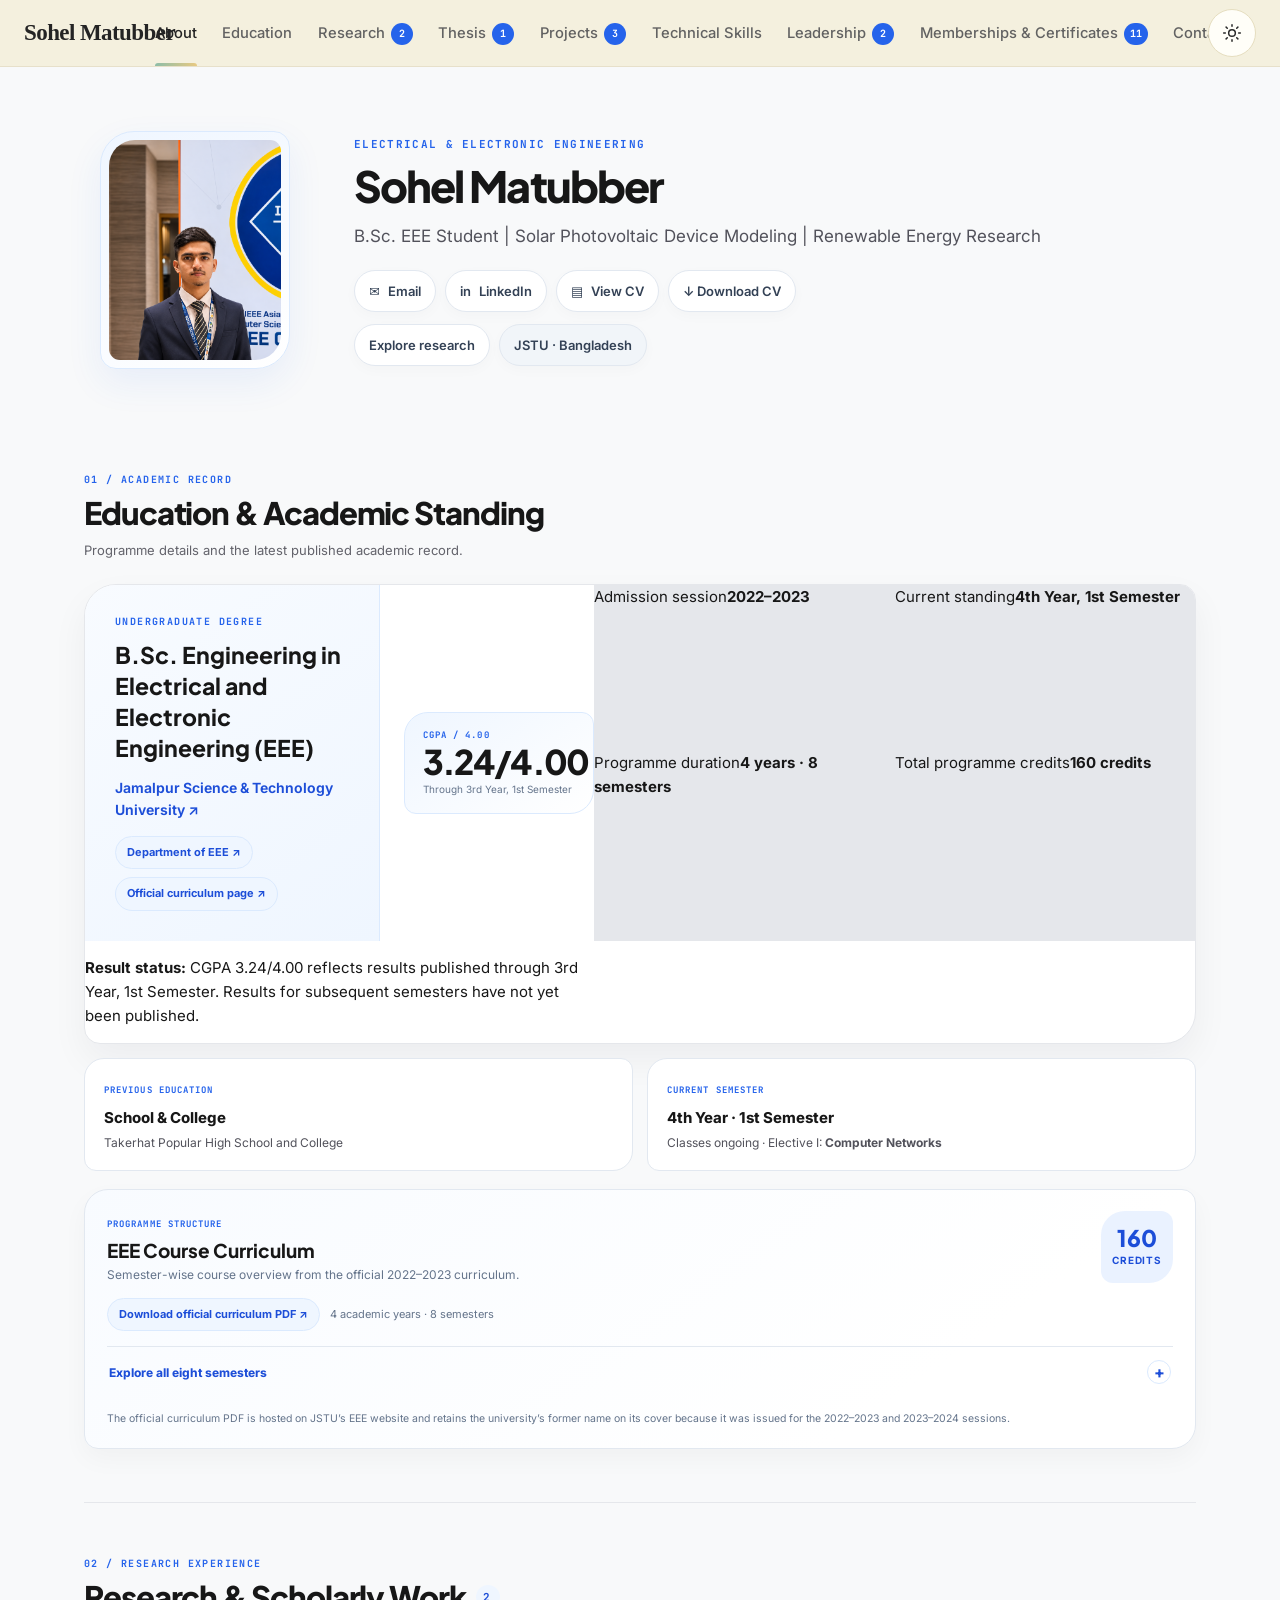
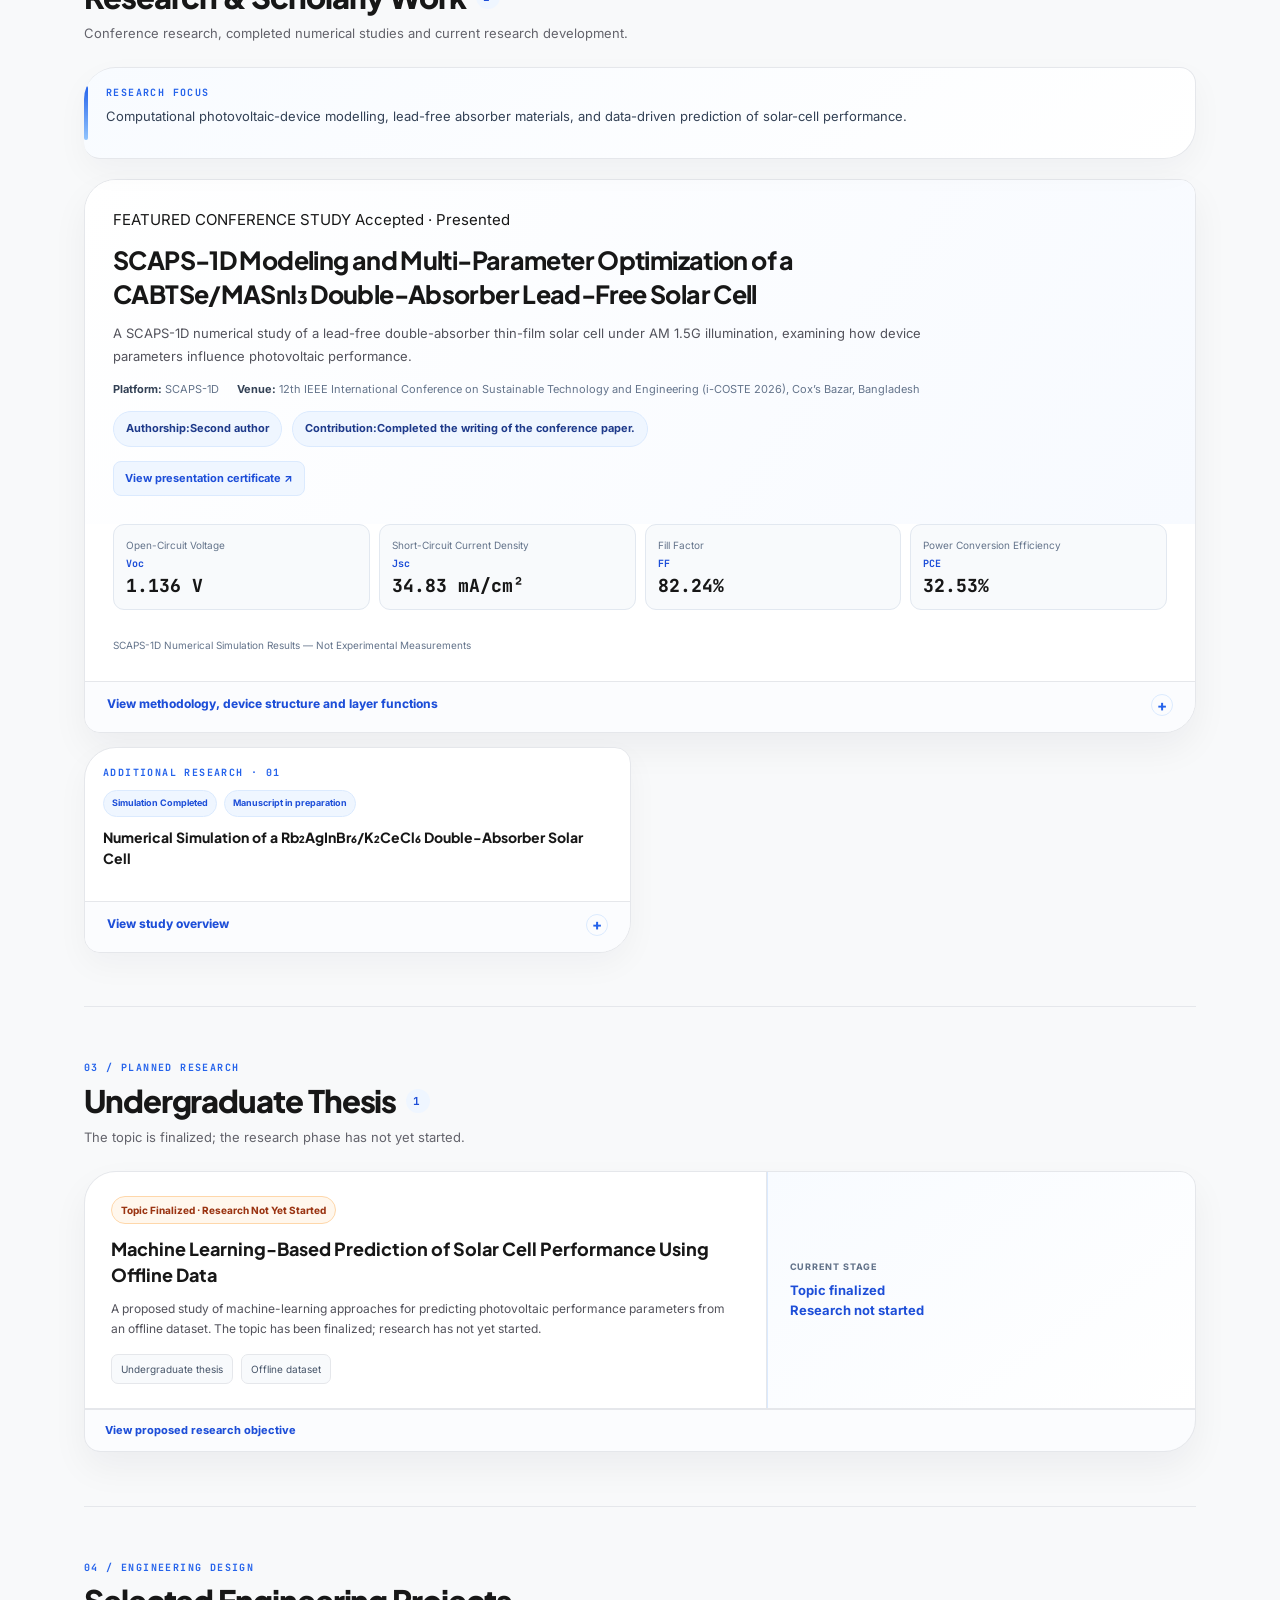
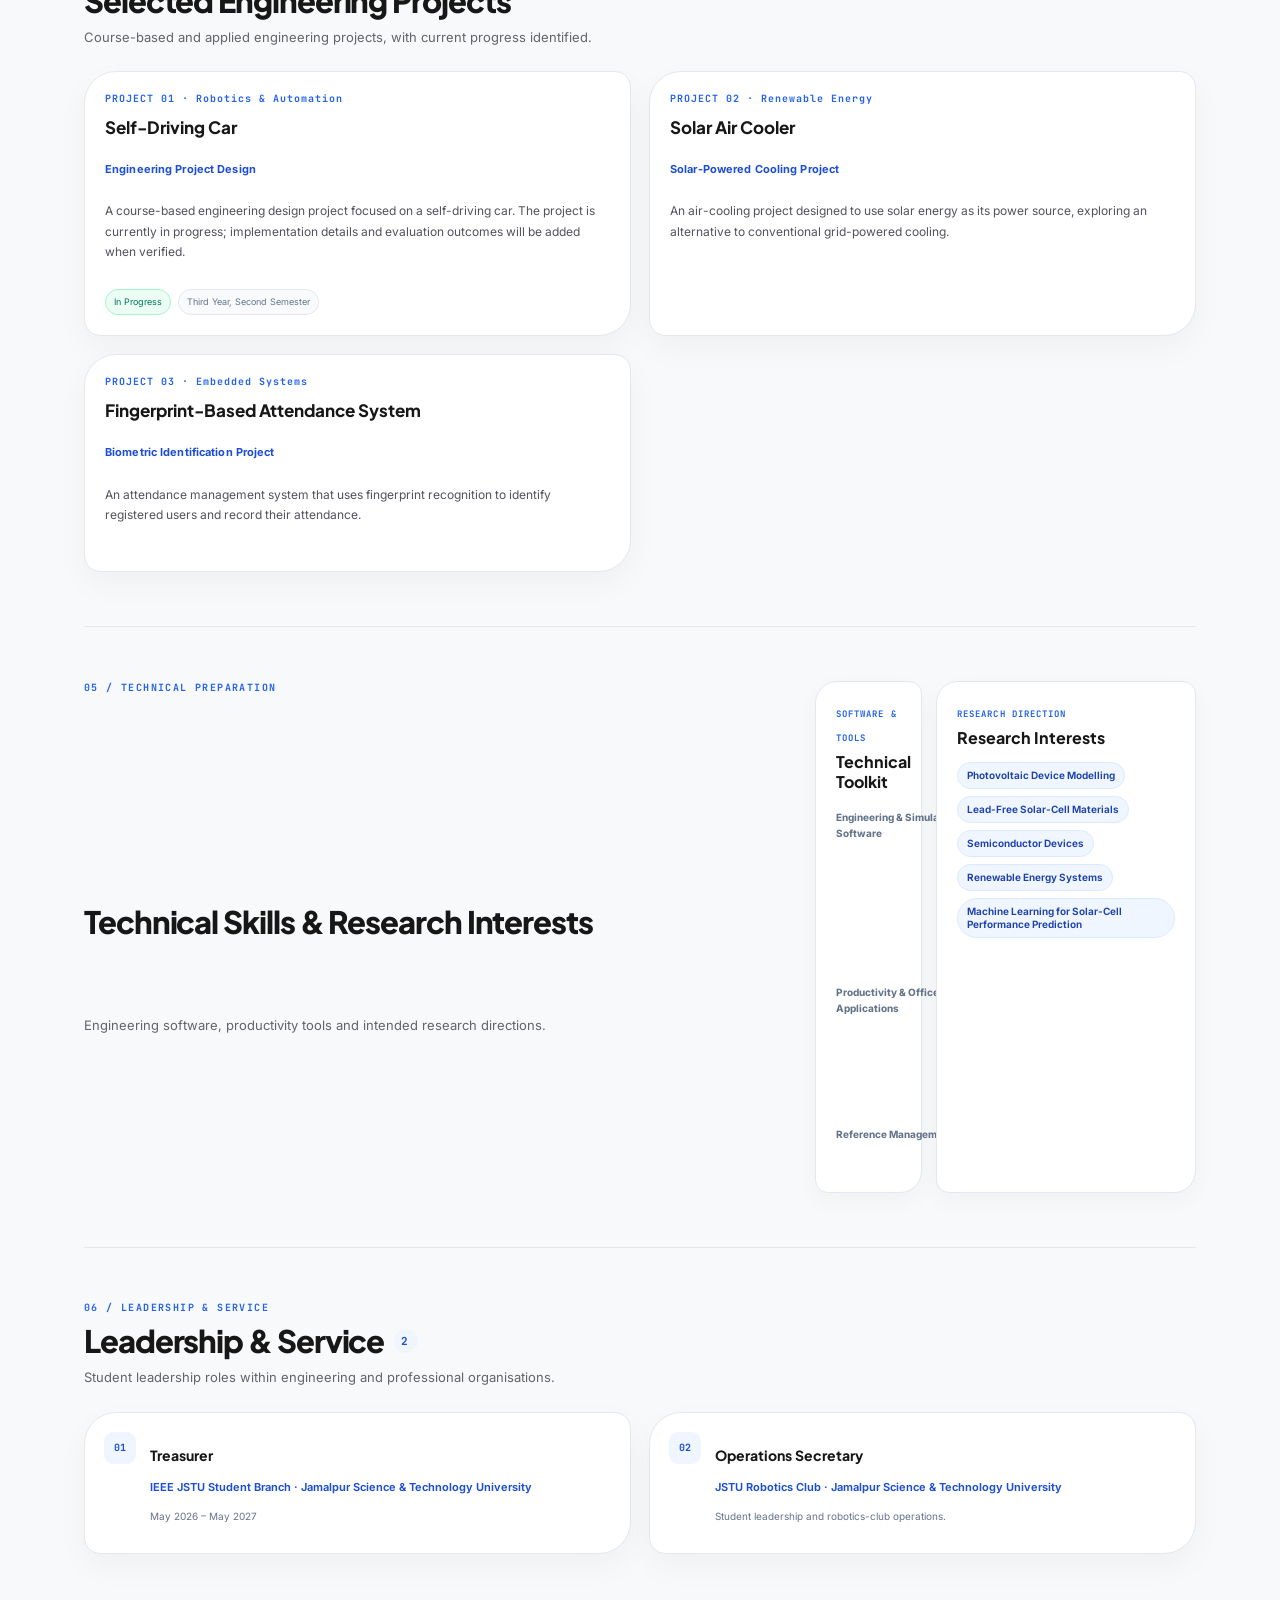
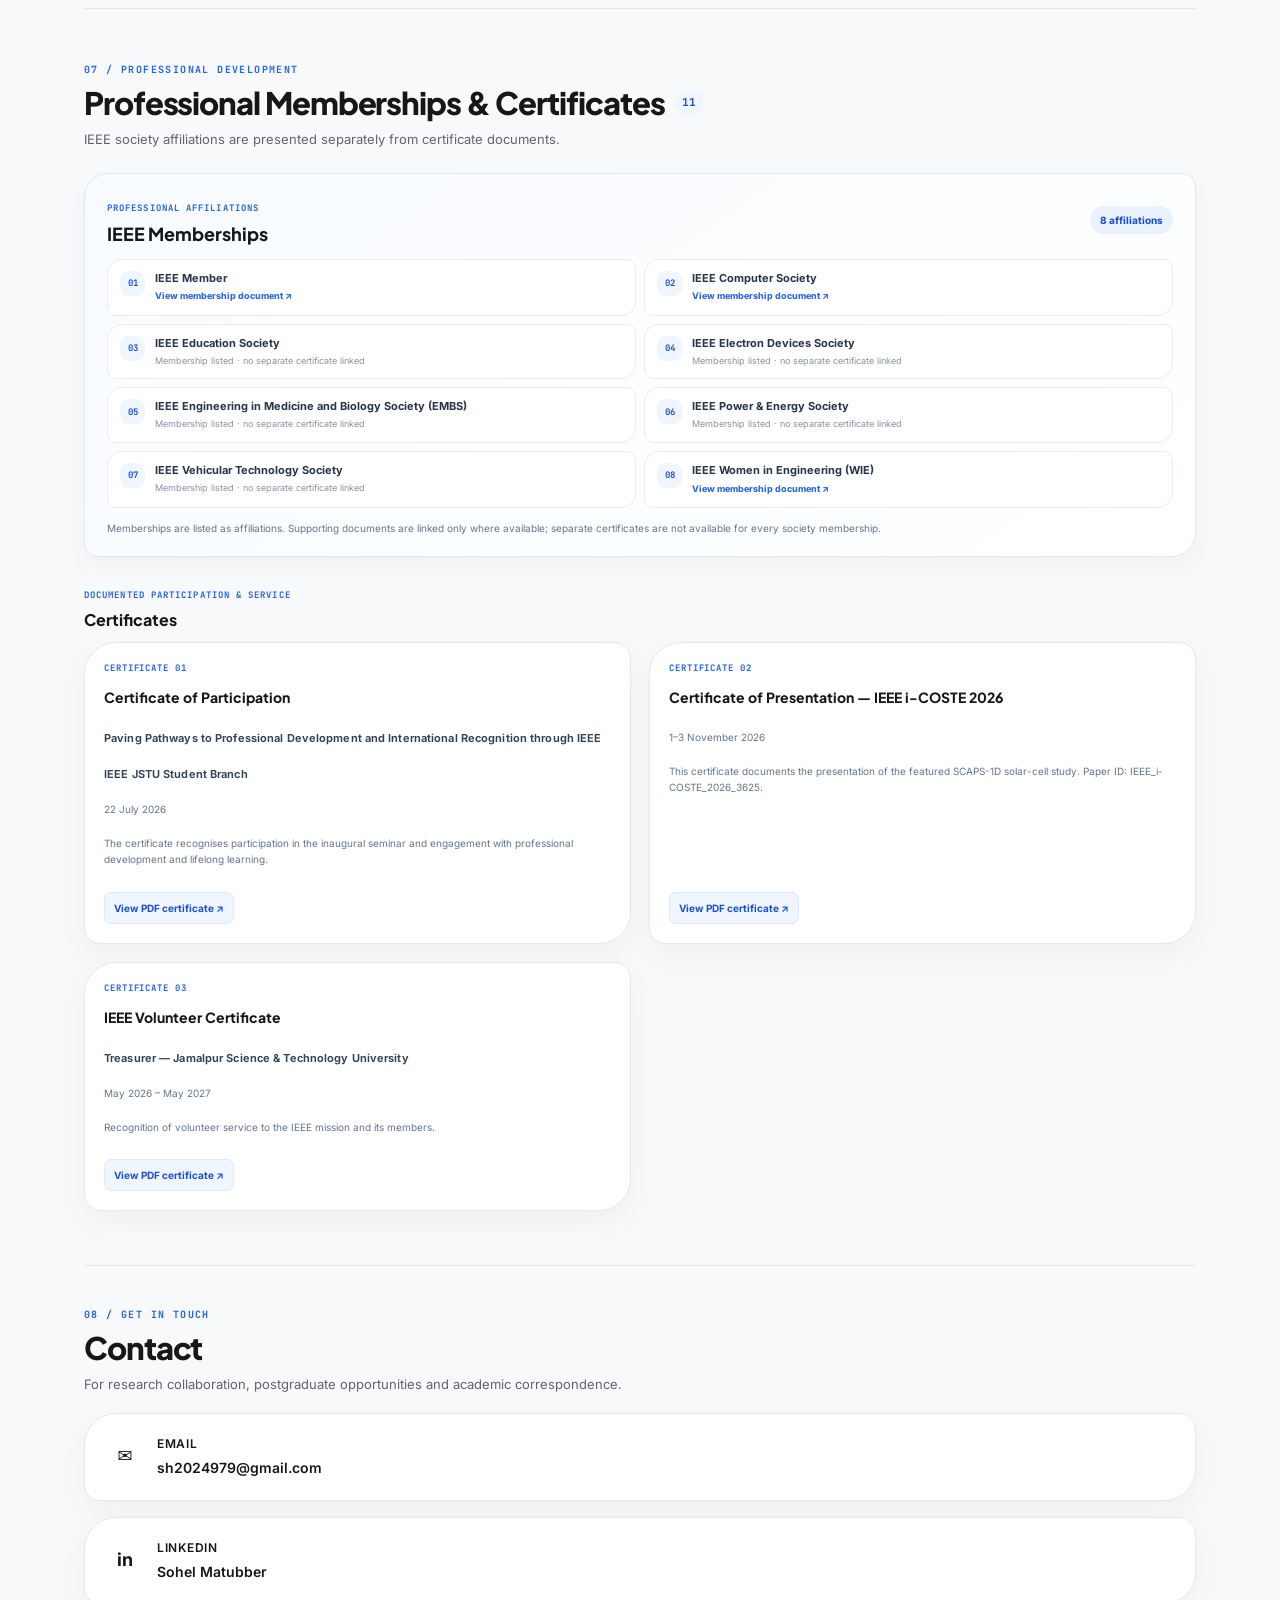
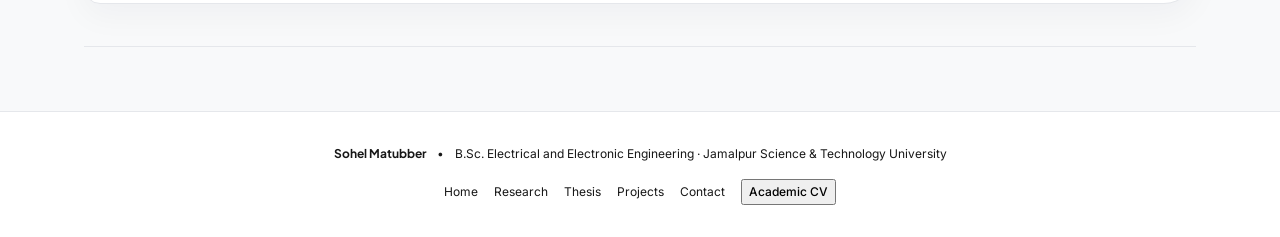
<file: Sohel_Matubber_Academic_Portfolio_Updated (1).html>
<!DOCTYPE html>

<html class="scroll-smooth" lang="en">
<head>
<meta charset="utf-8"/>
<meta content="width=device-width, initial-scale=1.0" name="viewport"/>
<meta content="#F8F9FA" name="theme-color"/>
<link href="data:image/svg+xml,%3Csvg xmlns='http://www.w3.org/2000/svg' viewBox='0 0 40 40'%3E%3Crect width='40' height='40' rx='8' fill='%23171717'/%3E%3Ctext x='20' y='26' text-anchor='middle' font-family='sans-serif' font-size='18' fill='white'%3ESM%3C/text%3E%3C/svg%3E" rel="icon"/>
<link href="https://fonts.googleapis.com" rel="preconnect"/>
<link crossorigin="" href="https://fonts.gstatic.com" rel="preconnect"/>
<link href="https://fonts.googleapis.com/css2?family=Inter:wght@400;500;600;700&amp;family=JetBrains+Mono:wght@400;500;600;700&amp;family=Plus+Jakarta+Sans:wght@600;700;800&amp;display=swap" rel="stylesheet"/>
<script type="application/ld+json">
    {"@context":"https://schema.org","@type":"Person","name":"Sohel Matubber","affiliation":{"@type":"CollegeOrUniversity","name":"Jamalpur Science & Technology University"},"sameAs":["https://www.linkedin.com/in/sohel-matubber"]}
  </script>
<style>
/* === Academic portfolio information architecture and section-specific layouts === */
:root { --portfolio-blue:#2563EB; --portfolio-blue-dark:#1D4ED8; --portfolio-ink:#171717; --portfolio-muted:#52525B; --portfolio-line:#E5E7EB; --portfolio-surface:#FFFFFF; --portfolio-canvas:#F8F9FA; }
main { max-width: 1160px !important; }
main > section { margin-block: 0; }
.portfolio-section { padding-block: clamp(30px,4vw,52px); border-bottom:1px solid #E5E7EB; }
.section-heading { display:grid; gap:6px; margin-bottom:22px; }
.section-kicker { display:block; color:#2563EB; font:700 10px/1.4 "JetBrains Mono",monospace; letter-spacing:.14em; text-transform:uppercase; }
.section-title-row { display:flex; align-items:center; gap:10px; flex-wrap:wrap; }
.section-title-row h2 { margin:0; color:#171717; font:800 clamp(23px,2.5vw,31px)/1.2 "Plus Jakarta Sans",Inter,sans-serif; letter-spacing:-.035em; }
.section-subtitle { max-width:760px; margin:0; color:#63636B; font-size:13px; line-height:1.65; }
.section-count { display:inline-grid; min-width:24px; height:24px; place-items:center; padding:0 7px; border-radius:999px; background:#EFF6FF; color:#1D4ED8; font:700 11px "JetBrains Mono",monospace; }
.reference-badge-neutral { background:#F1F5F9 !important; color:#334155 !important; border:1px solid #E2E8F0; }
.reference-biography { margin-top:30px !important; }
.reference-biography p { max-width:820px; text-align:left !important; font-size:15px !important; line-height:1.8 !important; }

/* Education: a credential panel plus compact academic facts. */
.education-card { display:grid; grid-template-columns:minmax(0,1.1fr) minmax(0,1.3fr); overflow:hidden; border:1px solid #E2E8F0; border-radius:18px; background:#fff; box-shadow:0 5px 20px rgba(15,23,42,.035); }
.education-primary { padding:clamp(20px,3vw,30px); background:linear-gradient(145deg,#F8FBFF,#EFF6FF); border-right:1px solid #DBEAFE; }
.education-degree { margin:10px 0 8px; color:#171717; font:750 clamp(18px,2vw,23px)/1.35 "Plus Jakarta Sans",Inter,sans-serif; }
.education-university { color:#1D4ED8; font-size:14px; font-weight:700; line-height:1.6; }
.education-session { margin-top:10px; color:#64748B; font-size:12px; }
.education-facts { display:grid; grid-template-columns:repeat(2,minmax(0,1fr)); gap:1px; background:#E5E7EB; }
.education-fact { min-height:98px; padding:18px; background:#fff; display:flex; flex-direction:column; justify-content:center; gap:6px; }
.education-fact span,.education-coursework-label { color:#64748B; font-size:10px; font-weight:750; letter-spacing:.08em; text-transform:uppercase; }
.education-fact strong { color:#171717; font-size:15px; line-height:1.4; }
.education-fact small { color:#64748B; font-size:10px; line-height:1.5; }
.education-coursework { grid-column:1/-1; padding:15px 20px; border-top:1px solid #E5E7EB; display:flex; align-items:center; flex-wrap:wrap; gap:10px; background:#fff; }
.education-coursework-chip { display:inline-flex; padding:6px 10px; border:1px solid #DBEAFE; border-radius:7px; background:#EFF6FF; color:#1D4ED8; font-size:11px; font-weight:650; }

/* Research: visible evidence first, technical depth on demand. */
.research-focus-card { margin-bottom:20px; padding:16px 20px; border:1px solid #DBEAFE; border-left:4px solid #2563EB; border-radius:12px; background:#F8FBFF; }
.research-focus-card p { margin-top:5px; color:#334155; font-size:13px; line-height:1.7; }
.featured-research-host { margin-top:0; }
.research-feature-card { overflow:hidden; border:1px solid #DCE5F2; border-radius:18px; background:#fff; box-shadow:0 8px 26px rgba(15,23,42,.045); }
.research-feature-heading { padding:clamp(20px,3vw,28px); background:linear-gradient(125deg,#fff 0%,#F7FAFF 100%); }
.research-feature-title { max-width:850px; margin:12px 0 0; color:#171717; font:750 clamp(18px,2vw,25px)/1.35 "Plus Jakarta Sans",Inter,sans-serif; letter-spacing:-.025em; }
.research-feature-summary { max-width:850px; margin:10px 0 0; color:#52525B; font-size:13px; line-height:1.75; }
.research-feature-meta { display:flex; flex-wrap:wrap; gap:8px 18px; margin-top:14px; color:#64748B; font-size:11px; }
.research-feature-meta strong { color:#334155; }
.research-preview-metrics { display:grid; grid-template-columns:repeat(4,minmax(0,1fr)); gap:9px; padding:0 clamp(20px,3vw,28px) 18px; }
.research-preview-metric { min-height:76px; display:flex; flex-direction:column; justify-content:center; gap:4px; padding:12px; border:1px solid #E2E8F0; border-radius:11px; background:#F8FAFC; }
.research-preview-metric span { color:#64748B; font-size:10px; }
.research-preview-metric small { color:#1D4ED8; font:700 10px "JetBrains Mono",monospace; }
.research-preview-metric strong { color:#171717; font:750 18px "JetBrains Mono",monospace; }
.research-preview-note { padding:0 clamp(20px,3vw,28px) 18px; color:#64748B; font-size:10px; line-height:1.5; }
.research-paper-actions { display:flex; flex-wrap:wrap; gap:9px; margin-top:14px; }
.research-paper-link { display:inline-flex; align-items:center; gap:6px; padding:8px 11px; border:1px solid #DBEAFE; border-radius:8px; color:#1D4ED8; background:#EFF6FF; font-size:11px; font-weight:700; text-decoration:none; }
.research-disclosure { border-top:1px solid #E5E7EB; background:#fff; }
.research-disclosure-summary { min-height:50px; padding:12px 22px; color:#1D4ED8; background:#FBFCFE; font-size:12px; font-weight:750; cursor:pointer; list-style:none; }
.research-disclosure-summary::-webkit-details-marker { display:none; }
.research-disclosure-summary::marker { content:""; }
.research-disclosure-summary::after { content:"+"; display:inline-grid; float:right; width:22px; height:22px; place-items:center; border:1px solid #DBEAFE; border-radius:50%; color:#2563EB; font-size:15px; line-height:1; }
.research-disclosure[open] > .research-disclosure-summary::after { content:"−"; }
.research-details-content { display:grid; gap:24px; padding:22px; border-top:1px solid #E5E7EB; }
.research-method-grid { display:grid; grid-template-columns:minmax(0,1fr) minmax(0,1fr); gap:20px; align-items:start; }
.research-method-copy h4,.research-section-heading h4 { margin:6px 0 8px; color:#171717; font:750 16px/1.4 "Plus Jakarta Sans",Inter,sans-serif; }
.research-method-copy p,.research-section-heading p { color:#52525B; font-size:12px; line-height:1.75; }
.research-structure-figure { margin:0; padding:10px; border:1px solid #E5E7EB; border-radius:12px; background:#fff; }
.research-structure-figure img { display:block; width:100%; max-height:270px; object-fit:contain; }
.research-structure-figure figcaption { margin-top:8px; color:#64748B; font-size:10px; line-height:1.55; }
.research-section-heading { display:flex; align-items:flex-end; justify-content:space-between; gap:12px; margin-bottom:12px; }
.research-section-eyebrow { color:#64748B; font:700 9px "JetBrains Mono",monospace; letter-spacing:.12em; }
.research-simulation-label,.research-layer-count { padding:6px 9px; border:1px solid #DBEAFE; border-radius:999px; background:#EFF6FF; color:#1D4ED8; font:700 9px "JetBrains Mono",monospace; white-space:nowrap; }
.research-metrics-section,.research-explorer-section { padding-top:20px; border-top:1px solid #E5E7EB; }
.research-metrics-grid { display:grid; grid-template-columns:repeat(4,minmax(0,1fr)); gap:9px; }
.research-metric-card { padding:12px; border:1px solid #E2E8F0; border-radius:10px; background:#F8FAFC; }
.research-metric-label { display:block; color:#64748B; font-size:10px; }
.research-metric-symbol { display:block; margin-top:4px; color:#1D4ED8; font:700 10px "JetBrains Mono",monospace; }
.research-metric-card strong { display:block; margin-top:5px; color:#171717; font:750 18px "JetBrains Mono",monospace; }
.research-metric-highlight { border-color:#BFDBFE; background:#EFF6FF; }
.research-metrics-footnote { margin-top:8px; color:#64748B; font-size:10px; }
.research-explorer-grid { display:grid; grid-template-columns:minmax(0,.9fr) minmax(0,1.1fr); gap:14px; }
.device-layer-list { display:grid; gap:5px; padding:12px; border:1px solid #E5E7EB; border-radius:12px; background:#F8FAFC; }
.device-layer-row { display:grid; justify-items:center; }
.device-layer-button { display:grid; width:100%; grid-template-columns:26px minmax(0,1fr) auto; align-items:center; gap:9px; min-height:51px; padding:8px 10px; border:1px solid var(--layer-border,#CBD5E1); border-left:4px solid var(--layer-color,#64748B); border-radius:9px; background:var(--layer-bg,#fff); color:#172033; text-align:left; cursor:pointer; transition:transform .18s ease,box-shadow .18s ease,border-color .18s ease; }
.device-layer-button:hover { transform:translateX(2px); }
.device-layer-button[aria-pressed="true"] { box-shadow:0 0 0 2px rgba(37,99,235,.14),0 5px 14px rgba(15,23,42,.06); border-color:var(--layer-color,#2563EB); }
.device-layer-button[data-layer="au"] { --layer-color:#C99B16; --layer-border:#E8D58B; --layer-bg:#FFFBEB; }
.device-layer-button[data-layer="zn3p2"] { --layer-color:#D97706; --layer-border:#FED7AA; --layer-bg:#FFF7ED; }
.device-layer-button[data-layer="masni3"] { --layer-color:#E11D48; --layer-border:#FECDD3; --layer-bg:#FFF1F2; }
.device-layer-button[data-layer="cuagbesnse4"] { --layer-color:#059669; --layer-border:#A7F3D0; --layer-bg:#ECFDF5; }
.device-layer-button[data-layer="etl"] { --layer-color:#0284C7; --layer-border:#BAE6FD; --layer-bg:#F0F9FF; }
.device-layer-button[data-layer="fto"] { --layer-color:#64748B; --layer-border:#CBD5E1; --layer-bg:#F1F5F9; }
.device-layer-number { display:grid; width:25px; height:25px; place-items:center; border-radius:7px; background:#fff; color:#475569; font:700 9px "JetBrains Mono",monospace; }
.device-layer-copy { display:grid; gap:3px; min-width:0; }
.device-layer-formula { color:#172033; font:750 13px "JetBrains Mono",monospace; }
.device-layer-material { overflow:hidden; color:#64748B; font-size:9px; text-overflow:ellipsis; white-space:nowrap; }
.device-layer-spec { color:#475569; font:700 9px "JetBrains Mono",monospace; white-space:nowrap; }
.device-layer-connector { color:#94A3B8; font-size:12px; }
.device-layer-direction { margin-top:6px; color:#64748B; font-size:9px; text-align:center; }
.layer-inspector-panel { display:flex; flex-direction:column; justify-content:space-between; padding:18px; border:1px solid #DBEAFE; border-radius:12px; background:linear-gradient(145deg,#fff,#F8FBFF); }
.layer-inspector-content { display:grid; gap:12px; }
.layer-inspector-heading { padding-bottom:10px; border-bottom:1px solid #E2E8F0; }
.layer-inspector-step { color:#2563EB; font:700 9px "JetBrains Mono",monospace; letter-spacing:.1em; }
.layer-inspector-heading h5 { display:flex; flex-wrap:wrap; align-items:center; gap:8px; margin:7px 0 0; color:#172033; font:750 15px "Plus Jakarta Sans",Inter,sans-serif; }
.layer-inspector-formula { padding:4px 7px; border:1px solid #DBEAFE; border-radius:6px; background:#EFF6FF; color:#1D4ED8; font:750 12px "JetBrains Mono",monospace; }
.layer-inspector-fact { display:grid; gap:3px; }
.layer-inspector-fact>span,.layer-inspector-description>span { color:#64748B; font-size:9px; font-weight:750; letter-spacing:.08em; text-transform:uppercase; }
.layer-inspector-fact>strong { color:#243247; font-size:11px; line-height:1.5; }
.layer-inspector-description p { margin-top:4px; color:#526176; font-size:11px; line-height:1.7; }
.layer-inspector-footer { margin-top:15px; padding-top:10px; border-top:1px solid #E2E8F0; color:#64748B; font-size:9px; }

/* Thesis: clearly labelled as planned work, not completed research. */
.thesis-card { display:grid; grid-template-columns:minmax(0,1fr) 220px; gap:0; overflow:hidden; border:1px solid #DBEAFE; border-radius:16px; background:#fff; box-shadow:0 5px 20px rgba(15,23,42,.035); }
.thesis-main { padding:22px 24px; }
.thesis-status { display:inline-flex; padding:5px 9px; border-radius:999px; background:#FFF7ED; color:#9A3412; border:1px solid #FED7AA; font-size:10px; font-weight:750; }
.thesis-title { margin:12px 0 8px; color:#171717; font:750 18px/1.4 "Plus Jakarta Sans",Inter,sans-serif; }
.thesis-summary { color:#52525B; font-size:12px; line-height:1.7; max-width:780px; }
.thesis-facts { display:flex; flex-wrap:wrap; gap:8px; margin-top:14px; }
.thesis-fact-chip { padding:6px 9px; border:1px solid #E5E7EB; border-radius:7px; color:#475569; background:#F8FAFC; font-size:10px; }
.thesis-side { display:flex; flex-direction:column; justify-content:center; gap:7px; padding:20px; border-left:1px solid #DBEAFE; background:#F8FBFF; }
.thesis-side span { color:#64748B; font-size:9px; font-weight:750; letter-spacing:.1em; text-transform:uppercase; }
.thesis-side strong { color:#1D4ED8; font-size:13px; line-height:1.5; }
.thesis-card details { grid-column:1/-1; border-top:1px solid #E5E7EB; }
.thesis-card details summary { padding:12px 20px; color:#1D4ED8; background:#FBFCFE; font-size:11px; font-weight:750; cursor:pointer; list-style:none; }
.thesis-card details summary::-webkit-details-marker { display:none; }
.thesis-detail-content { padding:15px 20px; border-top:1px solid #E5E7EB; color:#52525B; font-size:12px; line-height:1.7; }

/* Projects: visual index cards, not consecutive explanatory paragraphs. */
.project-grid { display:grid; grid-template-columns:repeat(2,minmax(0,1fr)); gap:14px; }
.project-card { position:relative; display:flex; min-height:205px; flex-direction:column; padding:20px; border:1px solid #E5E7EB; border-radius:15px; background:#fff; box-shadow:0 4px 16px rgba(15,23,42,.03); }
.project-card-primary { border-color:#BFDBFE; background:linear-gradient(145deg,#fff,#F8FBFF); }
.project-index { color:#2563EB; font:700 10px "JetBrains Mono",monospace; letter-spacing:.1em; }
.project-card h3 { margin-top:11px; color:#171717; font:750 17px/1.35 "Plus Jakarta Sans",Inter,sans-serif; }
.project-subtitle { margin-top:5px; color:#1D4ED8; font-size:11px; font-weight:700; }
.project-description { margin-top:12px; color:#52525B; font-size:12px; line-height:1.7; }
.project-meta { display:flex; flex-wrap:wrap; gap:7px; margin-top:auto; padding-top:14px; }
.project-meta span { padding:5px 8px; border:1px solid #E5E7EB; border-radius:7px; color:#64748B; background:#F8FAFC; font-size:9px; }
.project-status { border-color:#A7F3D0 !important; background:#ECFDF5 !important; color:#047857 !important; }

/* Technical skills: grouped capability tiles and a compact research-interest rail. */
.technical-section { display:grid; grid-template-columns:minmax(0,1.5fr) minmax(260px,.8fr); gap:16px; align-items:stretch; }
.skills-panel,.interests-panel { padding:22px; border:1px solid #E5E7EB; border-radius:16px; background:#fff; box-shadow:0 4px 16px rgba(15,23,42,.03); }
.skills-panel h2,.interests-panel h2 { color:#171717; font:750 17px "Plus Jakarta Sans",Inter,sans-serif; }
.skills-panel>div>p,.interests-panel p { color:#64748B; font-size:11px; line-height:1.6; }
.skills-card-grid { display:grid; grid-template-columns:repeat(2,minmax(0,1fr)); gap:10px; }
.skill-group-card { padding:14px; border:1px solid #E5E7EB; border-radius:11px; background:#F9FAFB; }
.skill-group-card h3 { margin-bottom:10px; color:#334155; font-size:11px; font-weight:750; }
.skill-chip-list { display:flex; flex-wrap:wrap; gap:6px; }
.skill-chip { display:inline-flex; padding:5px 7px; border:1px solid #DBEAFE; border-radius:6px; background:#EFF6FF; color:#1E40AF; font-size:9px; line-height:1.4; }
.interest-chip-list { display:flex; flex-wrap:wrap; gap:7px; margin-top:14px; }
.interest-chip { display:inline-flex; padding:7px 9px; border:1px solid #E5E7EB; border-radius:8px; background:#F8FAFC; color:#334155; font-size:10px; line-height:1.4; }

/* Leadership and certificates: evidence-led compact cards. */
.leadership-grid,.certificate-grid { display:grid; grid-template-columns:repeat(2,minmax(0,1fr)); gap:13px; }
.leadership-card,.certificate-card { padding:19px; border:1px solid #E5E7EB; border-radius:14px; background:#fff; box-shadow:0 4px 16px rgba(15,23,42,.03); }
.leadership-card { display:grid; grid-template-columns:34px minmax(0,1fr); gap:12px; }
.leadership-number { display:grid; width:32px; height:32px; place-items:center; border-radius:9px; background:#EFF6FF; color:#1D4ED8; font:700 10px "JetBrains Mono",monospace; }
.leadership-card h3,.certificate-card h3 { color:#171717; font:750 14px/1.4 "Plus Jakarta Sans",Inter,sans-serif; }
.leadership-org { margin-top:4px; color:#1D4ED8; font-size:11px; font-weight:650; }
.leadership-date { margin-top:8px; color:#64748B; font-size:10px; }
.certificate-card { display:flex; flex-direction:column; min-height:185px; }
.certificate-type { color:#2563EB; font:700 9px "JetBrains Mono",monospace; letter-spacing:.1em; text-transform:uppercase; }
.certificate-event { margin-top:8px; color:#334155; font-size:11px; font-weight:650; line-height:1.55; }
.certificate-description { margin-top:8px; color:#64748B; font-size:10px; line-height:1.65; }
.certificate-meta { margin-top:7px; color:#64748B; font-size:10px; }
.certificate-links { display:flex; flex-wrap:wrap; gap:7px; margin-top:auto; padding-top:14px; }
.certificate-link { display:inline-flex; padding:7px 9px; border:1px solid #DBEAFE; border-radius:7px; background:#EFF6FF; color:#1D4ED8; font-size:10px; font-weight:700; text-decoration:none; }
.contact-section { border-bottom:0; padding-bottom:28px; }
.contact-section .section-heading { margin-bottom:18px; }

/* Responsive and dark theme refinements. */
@media(max-width:820px) {
  .education-card { grid-template-columns:1fr; }
  .education-primary { border-right:0; border-bottom:1px solid #DBEAFE; }
  .research-method-grid,.research-explorer-grid,.technical-section { grid-template-columns:1fr; }
  .thesis-card { grid-template-columns:1fr; }
  .thesis-side { border-left:0; border-top:1px solid #DBEAFE; }
}
@media(max-width:620px) {
  .research-preview-metrics,.research-metrics-grid { grid-template-columns:repeat(2,minmax(0,1fr)); }
  .project-grid,.leadership-grid,.certificate-grid,.skills-card-grid { grid-template-columns:1fr; }
  .section-heading { margin-bottom:17px; }
  .education-facts { grid-template-columns:1fr 1fr; }
  .research-feature-meta { display:grid; gap:6px; }
  .research-details-content { padding:16px; }
  .device-layer-button { grid-template-columns:24px minmax(0,1fr); }
  .device-layer-spec { grid-column:2; }
}
:root[data-theme="dark"] .portfolio-section { border-bottom-color:#3F3F46; }
:root[data-theme="dark"] .section-title-row h2,
:root[data-theme="dark"] .education-degree,
:root[data-theme="dark"] .research-feature-title,
:root[data-theme="dark"] .project-card h3,
:root[data-theme="dark"] .skills-panel h2,
:root[data-theme="dark"] .interests-panel h2,
:root[data-theme="dark"] .leadership-card h3,
:root[data-theme="dark"] .certificate-card h3 { color:#FFFFFF; }
:root[data-theme="dark"] .section-subtitle,
:root[data-theme="dark"] .research-feature-summary,
:root[data-theme="dark"] .project-description,
:root[data-theme="dark"] .certificate-description { color:#D4D4D8; }
:root[data-theme="dark"] .education-card,
:root[data-theme="dark"] .education-fact,
:root[data-theme="dark"] .research-feature-card,
:root[data-theme="dark"] .project-card,
:root[data-theme="dark"] .skills-panel,
:root[data-theme="dark"] .interests-panel,
:root[data-theme="dark"] .leadership-card,
:root[data-theme="dark"] .certificate-card,
:root[data-theme="dark"] .thesis-card { background:#18181B; border-color:#3F3F46; }
:root[data-theme="dark"] .education-primary,
:root[data-theme="dark"] .thesis-side,
:root[data-theme="dark"] .research-feature-heading,
:root[data-theme="dark"] .research-focus-card { background:#1E293B; }
:root[data-theme="dark"] .education-facts { background:#3F3F46; }
:root[data-theme="dark"] .research-preview-metric,
:root[data-theme="dark"] .skill-group-card,
:root[data-theme="dark"] .interest-chip,
:root[data-theme="dark"] .project-meta span { background:#27272A; border-color:#52525B; }
:root[data-theme="dark"] .research-preview-metric strong,
:root[data-theme="dark"] .education-fact strong,
:root[data-theme="dark"] .education-university,
:root[data-theme="dark"] .thesis-title { color:#FFFFFF; }
:root[data-theme="dark"] .research-disclosure,
:root[data-theme="dark"] .research-disclosure-summary,
:root[data-theme="dark"] .thesis-card details summary { background:#18181B; }
:root[data-theme="dark"] .research-details-content,
:root[data-theme="dark"] .thesis-detail-content { border-color:#3F3F46; color:#D4D4D8; }


.nav-count { display:inline-grid; min-width:20px; height:20px; place-items:center; padding:0 5px; border-radius:999px; background:#2563EB; color:#fff; font-size:10px; font-weight:700; }
.additional-research-grid { display:grid; grid-template-columns:repeat(2,minmax(0,1fr)); gap:13px; margin-top:14px; }
.additional-research-card { overflow:hidden; border:1px solid #E5E7EB; border-radius:14px; background:#fff; }
.additional-research-main { padding:18px; }
.additional-research-status { display:flex; flex-wrap:wrap; gap:7px; margin-top:10px; }
.additional-research-status span { padding:5px 8px; border:1px solid #DBEAFE; border-radius:999px; background:#EFF6FF; color:#1D4ED8; font-size:9px; font-weight:700; }
.additional-research-card h3 { margin-top:10px; color:#171717; font:750 14px/1.5 "Plus Jakarta Sans",Inter,sans-serif; }
.additional-research-detail { padding:14px 20px; border-top:1px solid #E5E7EB; color:#52525B; font-size:11px; line-height:1.7; }
.research-architecture-line { display:flex; flex-wrap:wrap; align-items:center; justify-content:center; gap:7px; margin:12px 0; padding:12px; border:1px solid #DBEAFE; border-radius:10px; background:#F8FBFF; color:#1E40AF; font:700 10px "JetBrains Mono",monospace; }
.research-architecture-line b { color:#94A3B8; }
:root[data-theme="dark"] .additional-research-card { background:#18181B; border-color:#3F3F46; }
:root[data-theme="dark"] .additional-research-card h3 { color:#FFFFFF; }
:root[data-theme="dark"] .additional-research-detail { color:#D4D4D8; border-color:#3F3F46; }
:root[data-theme="dark"] .research-architecture-line { background:#1E293B; border-color:#334155; color:#DBEAFE; }
:root[data-theme="dark"] .education-session,
:root[data-theme="dark"] .education-fact small,
:root[data-theme="dark"] .education-fact span,
:root[data-theme="dark"] .thesis-summary,
:root[data-theme="dark"] .leadership-date { color:#D4D4D8; }
:root[data-theme="dark"] .education-coursework,
:root[data-theme="dark"] .research-focus-card { border-color:#334155; }
@media(max-width:620px) {
  .additional-research-grid { grid-template-columns:1fr; }
  .research-architecture-line { justify-content:flex-start; }
}

.layer-candidate-list { display:grid; gap:7px; padding-top:11px; border-top:1px solid #E2E8F0; }
.layer-candidate-list>span { color:#64748B; font-size:9px; font-weight:750; letter-spacing:.08em; text-transform:uppercase; }
.layer-candidate-list>div { display:flex; flex-wrap:wrap; gap:5px; }
.layer-candidate-list b { padding:5px 7px; border:1px solid #DBEAFE; border-radius:6px; background:#EFF6FF; color:#1D4ED8; font:700 10px "JetBrains Mono",monospace; }
:root[data-theme="dark"] .layer-candidate-list { border-color:#3F3F46; }
:root[data-theme="dark"] .layer-candidate-list b { background:#1E3A8A; border-color:#1D4ED8; color:#DBEAFE; }

  
main { padding-top:0 !important; padding-bottom:0 !important; }
main > section { margin:0 !important; }
.research-configuration { display:grid; gap:5px; margin-top:14px; padding:11px 13px; border:1px solid #E5E7EB; border-radius:9px; background:#F8FAFC; }
.research-configuration span { color:#64748B; font-size:9px; font-weight:750; letter-spacing:.08em; text-transform:uppercase; }
.research-configuration strong { color:#334155; font:700 10px/1.6 "JetBrains Mono",monospace; overflow-wrap:anywhere; }
:root[data-theme="dark"] .research-configuration { background:#27272A; border-color:#52525B; }
:root[data-theme="dark"] .research-configuration strong { color:#E4E4E7; }

  
.reference-hero {
  margin-left:calc((100vw - min(100vw,1160px)) / -2) !important;
  margin-right:calc((100vw - min(100vw,1160px)) / -2) !important;
}

  
/* ===== Professor-review refinement: compact portrait, clearer section hierarchy, softer non-square cards ===== */
.reference-hero-top{
  display:grid;
  grid-template-columns:minmax(160px,205px) minmax(0,1fr);
  gap:clamp(24px,4vw,48px);
  align-items:start;
}
.reference-portrait-wrap{
  width:100%;
  max-width:205px;
}
.reference-portrait{
  position:relative;
  width:100%;
  aspect-ratio:4 / 5;
  padding:10px;
  border:1px solid #DBEAFE;
  border-radius:36px 16px 36px 16px;
  background:linear-gradient(160deg,#EFF6FF 0%,#FFFFFF 72%);
  box-shadow:0 14px 36px rgba(37,99,235,.08);
  overflow:hidden;
}
.reference-portrait img{
  width:100% !important;
  height:100% !important;
  object-fit:cover;
  object-position:center top;
  display:block;
  border-radius:28px 12px 28px 12px;
}
.reference-identity{
  min-width:0;
  padding-top:4px;
}
.reference-actions,
.reference-badges{
  display:flex;
  flex-wrap:wrap;
  gap:10px;
}
.reference-action,
.reference-badge{
  display:inline-flex;
  align-items:center;
  gap:8px;
  padding:10px 14px;
  border:1px solid #E5E7EB;
  border-radius:999px;
  background:#FFFFFF;
  box-shadow:0 4px 14px rgba(15,23,42,.03);
}
.reference-biography{
  max-width:72ch;
}
.reference-biography p{
  margin:0;
}
.portfolio-section{
  padding-block:clamp(44px,5vw,64px);
}
.section-heading{
  margin-bottom:24px;
}
.education-card,
.research-feature-card,
.research-focus-card,
.additional-research-card,
.thesis-card,
.project-card,
.skill-group-card,
.certificate-card,
.leadership-card,
.skills-panel,
.interests-panel,
.contact-section .academic-card{
  border-radius:32px 16px 32px 16px !important;
  overflow:hidden;
  border:1px solid #E5E7EB;
  background:#FFFFFF;
  box-shadow:0 12px 32px rgba(15,23,42,.04);
}
.research-focus-card{
  position:relative;
  padding:18px 22px;
  border-left:0;
  background:linear-gradient(145deg,#F8FBFF 0%,#FFFFFF 100%);
}
.research-focus-card::before{
  content:"";
  position:absolute;
  left:0;
  top:18px;
  bottom:18px;
  width:4px;
  border-radius:999px;
  background:linear-gradient(180deg,#2563EB 0%,#93C5FD 100%);
}
.education-card,
.research-feature-card,
.thesis-card{
  box-shadow:0 16px 36px rgba(15,23,42,.05);
}
.additional-research-grid,
.project-grid,
.certificate-grid,
.leadership-grid{
  display:grid;
  grid-template-columns:repeat(2,minmax(0,1fr));
  gap:18px;
}
.project-card,
.additional-research-card,
.certificate-card,
.leadership-card{
  height:100%;
}
.project-subtitle,
.certificate-event,
.leadership-subtitle{
  letter-spacing:.01em;
}
.project-meta span,
.additional-research-status span,
.certificate-meta span,
.leadership-meta span{
  border-radius:999px;
}
.thesis-card{
  display:grid;
  grid-template-columns:minmax(0,1.35fr) minmax(250px,.85fr);
  gap:1px;
  background:#E5E7EB;
}
.thesis-main,
.thesis-side{
  background:#FFFFFF;
}
.thesis-main{
  padding:24px 26px;
}
.thesis-side{
  padding:24px 22px;
  background:linear-gradient(145deg,#F8FBFF,#FFFFFF);
}
.skills-card-grid{
  display:grid;
  grid-template-columns:repeat(2,minmax(0,1fr));
  gap:14px;
}
.skill-group-card{
  padding:18px;
  background:linear-gradient(145deg,#FFFFFF,#F8FAFC);
}
.device-layer-list{
  padding:14px;
  border-radius:24px 12px 24px 12px;
  background:linear-gradient(160deg,#F8FAFC,#FFFFFF);
}
.device-layer-button{
  border-radius:18px 10px 18px 10px;
}
.research-structure-figure{
  border-radius:28px 14px 28px 14px;
  overflow:hidden;
}
.research-authorship{
  display:flex;
  flex-wrap:wrap;
  gap:10px;
  margin-top:12px;
}
.research-authorship span{
  display:inline-flex;
  align-items:center;
  padding:8px 12px;
  border:1px solid #DBEAFE;
  border-radius:999px;
  background:#EFF6FF;
  color:#1E3A8A;
  font-size:11px;
  font-weight:700;
}
.research-paper-actions{
  margin-top:14px;
}
.contact-section .grid{
  row-gap:16px;
}
:root[data-theme="dark"] .reference-portrait{
  border-color:#1D4ED8;
  background:linear-gradient(160deg,#111827 0%,#0A0A0A 72%);
  box-shadow:0 16px 36px rgba(2,6,23,.45);
}
:root[data-theme="dark"] .reference-action,
:root[data-theme="dark"] .reference-badge,
:root[data-theme="dark"] .education-card,
:root[data-theme="dark"] .research-feature-card,
:root[data-theme="dark"] .research-focus-card,
:root[data-theme="dark"] .additional-research-card,
:root[data-theme="dark"] .thesis-card,
:root[data-theme="dark"] .project-card,
:root[data-theme="dark"] .skill-group-card,
:root[data-theme="dark"] .certificate-card,
:root[data-theme="dark"] .leadership-card,
:root[data-theme="dark"] .skills-panel,
:root[data-theme="dark"] .interests-panel,
:root[data-theme="dark"] .contact-section .academic-card,
:root[data-theme="dark"] .thesis-main,
:root[data-theme="dark"] .thesis-side{
  background:#111827;
  border-color:#334155;
  box-shadow:none;
}
:root[data-theme="dark"] .research-focus-card{
  background:linear-gradient(145deg,#0F172A 0%,#111827 100%);
}
:root[data-theme="dark"] .research-focus-card::before{
  background:linear-gradient(180deg,#60A5FA 0%,#1D4ED8 100%);
}
:root[data-theme="dark"] .thesis-card{
  background:#334155;
}
:root[data-theme="dark"] .skill-group-card{
  background:linear-gradient(145deg,#111827,#0F172A);
}
:root[data-theme="dark"] .device-layer-list{
  background:linear-gradient(160deg,#0F172A,#111827);
}
:root[data-theme="dark"] .research-authorship span{
  background:#0F172A;
  border-color:#1D4ED8;
  color:#DBEAFE;
}
@media (max-width: 1024px){
  .additional-research-grid,
  .project-grid,
  .certificate-grid,
  .leadership-grid,
  .skills-card-grid,
  .thesis-card{
    grid-template-columns:1fr;
  }
}
@media (max-width: 820px){
  .reference-hero-top{
    grid-template-columns:1fr;
    gap:20px;
  }
  .reference-portrait-wrap{
    max-width:170px;
  }
}

</style><style id="standalone-fallback-styles">
/* Standalone fallback styles: the site remains fully styled if Tailwind CDN is unavailable. */
:root{
  --site-blue:#2563EB;--site-blue-dark:#1D4ED8;--site-ink:#171717;
  --site-muted:#52525B;--site-line:#E5E7EB;--site-bg:#F8F9FA;
  --site-ivory:#F4F0DD;--site-ivory-line:#E7E0CA;
}
*,*::before,*::after{box-sizing:border-box}
html{scroll-behavior:smooth;scroll-padding-top:84px}
body{
  margin:0;background:var(--site-bg);color:var(--site-ink);
  font-family:Inter,system-ui,-apple-system,BlinkMacSystemFont,"Segoe UI",sans-serif;
  font-size:15px;line-height:1.6;-webkit-font-smoothing:antialiased;
}
body.modal-open{overflow:hidden}
img,svg{max-width:100%}
img{height:auto}
a{color:inherit;text-decoration:none}
button,input,textarea,select{font:inherit}
button{cursor:pointer}
[hidden]{display:none!important}
.skip-link{
  position:fixed;left:16px;top:12px;z-index:1000;transform:translateY(-160%);
  padding:9px 14px;border-radius:9px;background:#171717;color:#fff;font-size:13px;
}
.skip-link:focus{transform:translateY(0)}
main#main-content{
  width:100%;max-width:1160px!important;margin:0 auto;padding:0 24px;
}
.portfolio-header{
  position:sticky;top:0;z-index:100;width:100%;min-height:66px;
  background:rgba(244,240,221,.97);border-bottom:1px solid var(--site-ivory-line);
  backdrop-filter:blur(14px);transition:box-shadow .2s ease,background .2s ease;
}
.portfolio-header.scrolled{box-shadow:0 7px 22px rgba(15,23,42,.07)}
.portfolio-header-inner{
  width:min(1490px,calc(100% - 48px));min-height:66px;margin:0 auto;
  display:grid;grid-template-columns:auto minmax(0,1fr) auto;align-items:center;gap:26px;
}
.portfolio-brand{display:inline-flex;align-items:center;white-space:nowrap;color:#242424}
.portfolio-brand span{font:600 23px/1.15 Georgia,"Times New Roman",serif;letter-spacing:-.025em}
.portfolio-primary-nav{
  display:flex;min-width:0;align-items:center;justify-content:center;
  gap:clamp(14px,2vw,34px);
}
.portfolio-nav-link{
  position:relative;display:inline-flex;align-items:center;gap:6px;min-height:66px;
  padding:2px 0 0;color:#626262;font-size:clamp(14px,1.15vw,19px);
  font-weight:500;white-space:nowrap;transition:color .2s ease;
}
.portfolio-nav-link::after{
  content:"";position:absolute;left:0;right:0;bottom:0;height:3px;
  border-radius:3px 3px 0 0;background:linear-gradient(90deg,#8DBDA8,#E8C982);
  transform:scaleX(0);transform-origin:left;transition:transform .2s ease;
}
.portfolio-nav-link:hover,.portfolio-nav-link[aria-current="location"]{color:#242424}
.portfolio-nav-link:hover::after,.portfolio-nav-link[aria-current="location"]::after{transform:scaleX(1)}
.nav-count{
  display:inline-grid;min-width:22px;height:22px;padding:0 6px;place-items:center;
  border-radius:999px;background:#2563EB;color:white;font:700 10px/1 JetBrains Mono,monospace;
}
.portfolio-header-actions{display:flex;align-items:center;justify-content:flex-end;gap:12px}
.portfolio-theme-control{position:relative}
.portfolio-theme-trigger{
  display:grid;width:48px;height:48px;place-items:center;padding:0;border:1px solid #E5DDBF;
  border-radius:50%;background:#FFFEF8;color:#292929;transition:all .2s ease;
}
.portfolio-theme-trigger:hover{border-color:#2563EB;box-shadow:0 4px 14px rgba(37,99,235,.12)}
.portfolio-theme-icon{width:20px;height:20px}
.portfolio-moon-icon{display:none}
.portfolio-theme-menu{
  position:absolute;right:0;top:calc(100% + 10px);z-index:120;min-width:145px;
  padding:7px;border:1px solid #E7E0CA;border-radius:13px;background:#FFFDF5;
  box-shadow:0 14px 32px rgba(15,23,42,.13);
}
.portfolio-theme-menu button{
  display:block;width:100%;padding:9px 11px;border:0;border-radius:8px;background:transparent;
  color:#242424;text-align:left;font-size:13px;
}
.portfolio-theme-menu button:hover{background:#EFF6FF;color:#1D4ED8}
.portfolio-theme-menu button[aria-pressed="true"]{background:#2563EB;color:#fff}
.portfolio-menu-toggle{
  display:none;width:42px;height:42px;place-items:center;padding:0;
  border:1px solid #E7E0CA;border-radius:50%;background:#FFFEF8;color:#242424;
}
.portfolio-mobile-drawer{display:none}
.portfolio-mobile-drawer.is-open{display:block}
.drawer-clip{max-height:min(75vh,560px);overflow:auto}
.portfolio-mobile-nav{display:grid;gap:0;padding:5px 22px 15px}
.portfolio-mobile-link{
  display:flex;align-items:center;justify-content:space-between;gap:10px;
  padding:12px 4px;border-bottom:1px solid var(--site-ivory-line);
  color:#4B4B4B;font-size:15px;
}
.portfolio-mobile-link[aria-current="location"]{color:#1D4ED8;font-weight:700}
.reference-hero{
  padding:clamp(34px,5vw,64px) 0 clamp(34px,4vw,52px);
  margin-left:calc((100vw - min(100vw,1160px)) / -2)!important;
  margin-right:calc((100vw - min(100vw,1160px)) / -2)!important;
}
.reference-hero-top{
  width:min(100% - 48px,1080px);margin:0 auto;
  display:grid;grid-template-columns:190px minmax(0,1fr);
  align-items:center;gap:clamp(28px,5vw,68px);
}
.reference-portrait-wrap{width:100%;max-width:190px}
.reference-portrait{
  width:100%;aspect-ratio:4/5;padding:8px;overflow:hidden;
  border:1px solid #DBEAFE;border-radius:34px 16px 34px 16px;
  background:linear-gradient(150deg,#EFF6FF,#fff);
  box-shadow:0 14px 36px rgba(37,99,235,.08);
}
.reference-portrait img{
  display:block;width:100%;height:100%;object-fit:cover;object-position:center top;
  border-radius:26px 11px 26px 11px;
}
.reference-identity{min-width:0}
.reference-eyebrow{
  margin-bottom:9px;color:#2563EB;font:700 11px/1.4 JetBrains Mono,monospace;
  letter-spacing:.12em;text-transform:uppercase;
}
#hero-full-name{
  margin:0;color:#171717;font:800 clamp(30px,4vw,43px)/1.12 "Plus Jakarta Sans",Inter,sans-serif;
  letter-spacing:-.045em;
}
#hero-subtitle{max-width:760px;margin:12px 0 20px;color:#52525B;font-size:17px;line-height:1.65}
.reference-actions,.reference-badges{display:flex;flex-wrap:wrap;gap:9px}
.reference-action,.reference-badge{
  display:inline-flex;align-items:center;justify-content:center;gap:8px;min-height:42px;
  padding:9px 14px;border:1px solid #E2E8F0;border-radius:999px;background:#fff;
  color:#334155;font-size:13px;font-weight:600;box-shadow:0 4px 14px rgba(15,23,42,.025);
  transition:all .2s ease;
}
.reference-action:hover,.reference-badge:hover{border-color:#93C5FD;background:#EFF6FF;color:#1D4ED8}
.reference-badges{margin-top:12px}
.reference-badge-neutral{background:#F1F5F9!important;color:#334155!important}
.portfolio-section{padding-block:clamp(34px,4.2vw,56px);border-bottom:1px solid #E5E7EB}
.section-heading{display:grid;gap:7px;margin-bottom:23px}
.section-kicker{display:block;color:#2563EB;font:700 10px/1.4 JetBrains Mono,monospace;letter-spacing:.14em;text-transform:uppercase}
.section-title-row{display:flex;align-items:center;gap:10px;flex-wrap:wrap}
.section-title-row h2{margin:0;color:#171717;font:800 clamp(23px,2.5vw,31px)/1.2 "Plus Jakarta Sans",Inter,sans-serif;letter-spacing:-.035em}
.section-subtitle{max-width:760px;margin:0;color:#63636B;font-size:13px;line-height:1.7}
.section-count{display:inline-grid;min-width:24px;height:24px;place-items:center;padding:0 7px;border-radius:999px;background:#EFF6FF;color:#1D4ED8;font:700 11px JetBrains Mono,monospace}
.academic-card{border:1px solid #E2E8F0;border-radius:18px;background:#fff;box-shadow:0 8px 24px rgba(15,23,42,.04)}
.reference-biography{margin-top:20px}
.reference-biography p{max-width:820px;font-size:14px;line-height:1.8}
.js-only{display:inline-flex}
.contents{display:contents}
.grid{display:grid}
.flex{display:flex}
.inline-flex{display:inline-flex}
.block{display:block}
.hidden{display:none!important}
.items-center{align-items:center}
.justify-center{justify-content:center}
.justify-between{justify-content:space-between}
.flex-col{flex-direction:column}
.flex-wrap{flex-wrap:wrap}
.w-full{width:100%}.h-full{height:100%}
.w-5{width:20px}.h-5{height:20px}
.w-4{width:16px}.h-4{height:16px}
.w-10{width:40px}.h-10{height:40px}
.w-20{width:80px}.h-20{height:80px}
.mx-auto{margin-left:auto;margin-right:auto}
.mx-2{margin-left:8px;margin-right:8px}
.mt-1{margin-top:4px}.mt-3{margin-top:12px}.mt-6{margin-top:24px}.mt-16{margin-top:64px}
.mb-5{margin-bottom:20px}.mb-6{margin-bottom:24px}
.p-1\\.5{padding:6px}.p-3{padding:12px}.p-5{padding:20px}.p-6{padding:24px}
.px-3\\.5{padding-left:14px;padding-right:14px}.px-4{padding-left:16px;padding-right:16px}.px-5{padding-left:20px;padding-right:20px}
.py-0{padding-top:0;padding-bottom:0}.py-1\\.5{padding-top:6px;padding-bottom:6px}.py-3\\.5{padding-top:14px;padding-bottom:14px}.py-8{padding-top:32px;padding-bottom:32px}
.pt-4{padding-top:16px}
.gap-1\\.5{gap:6px}.gap-2{gap:8px}.gap-3{gap:12px}.gap-4{gap:16px}
.space-y-3>*+*{margin-top:12px}
.text-xs{font-size:12px}.text-sm{font-size:14px}.text-base{font-size:16px}.text-lg{font-size:18px}.text-xl{font-size:20px}.text-2xl{font-size:24px}
.font-medium{font-weight:500}.font-semibold{font-weight:600}.font-bold{font-weight:700}.font-extrabold{font-weight:800}
.font-display{font-family:"Plus Jakarta Sans",Inter,sans-serif}
.text-white{color:#fff}.text-\\[\\#171717\\]{color:#171717}.text-\\[\\#52525B\\]{color:#52525B}.text-\\[\\#63636B\\]{color:#63636B}.text-\\[\\#2563EB\\]{color:#2563EB}
.text-slate-300{color:#CBD5E1}.text-slate-500{color:#64748B}
.bg-white{background:#fff}.bg-\\[\\#171717\\]{background:#171717}.bg-\\[\\#2563EB\\]{background:#2563EB}.bg-\\[\\#EFF6FF\\]{background:#EFF6FF}.bg-\\[\\#F8F9FA\\]{background:#F8F9FA}
.rounded-lg{border-radius:9px}.rounded-xl{border-radius:12px}.rounded-2xl{border-radius:16px}.rounded-t-2xl{border-radius:16px 16px 0 0}.rounded-b-2xl{border-radius:0 0 16px 16px}
.border{border:1px solid #E5E7EB}.border-t{border-top:1px solid #E5E7EB}.border-\\[\\#E5E7EB\\]{border-color:#E5E7EB}
.uppercase{text-transform:uppercase}.tracking-tight{letter-spacing:-.025em}.tracking-wide{letter-spacing:.06em}
.break-all{overflow-wrap:anywhere}.select-none{user-select:none}
.max-w-7xl{max-width:1280px}.max-w-4xl{max-width:896px}
.scroll-mt-20{scroll-margin-top:80px}.scroll-mt-24{scroll-margin-top:96px}
.transition-colors{transition:color .2s ease,background-color .2s ease,border-color .2s ease}
.hover\\:text-\\[\\#2563EB\\]:hover{color:#2563EB}
.hover\\:border-\\[\\#2563EB\\]:hover{border-color:#2563EB}
.hover\\:bg-\\[\\#1D4ED8\\]:hover{background:#1D4ED8}
.hover\\:text-white:hover{color:#fff}
.hover\\:bg-white\\/10:hover{background:rgba(255,255,255,.1)}
.fixed{position:fixed}.inset-0{inset:0}.z-50{z-index:50}.overflow-y-auto{overflow-y:auto}
.bg-black\\/55{background:rgba(0,0,0,.55)}.backdrop-blur-sm{backdrop-filter:blur(4px)}
.shadow-xl{box-shadow:0 20px 35px rgba(0,0,0,.18)}
.contact-section{padding-block:42px}
:root[data-theme="dark"] body{background:#0A0A0A;color:#F4F4F5}
:root[data-theme="dark"] .portfolio-header{background:rgba(10,10,10,.97);border-color:#3F3F46}
:root[data-theme="dark"] .portfolio-brand,:root[data-theme="dark"] .portfolio-brand span{color:#F4F4F5}
:root[data-theme="dark"] .portfolio-nav-link{color:#D4D4D8}
:root[data-theme="dark"] .portfolio-nav-link:hover,:root[data-theme="dark"] .portfolio-nav-link[aria-current="location"]{color:#fff}
:root[data-theme="dark"] .portfolio-theme-trigger{background:#18181B;border-color:#52525B;color:#fff}
:root[data-theme="dark"] .portfolio-sun-icon{display:none}
:root[data-theme="dark"] .portfolio-moon-icon{display:block}
:root[data-theme="dark"] .portfolio-theme-menu{background:#18181B;border-color:#3F3F46}
:root[data-theme="dark"] .portfolio-theme-menu button{color:#F4F4F5}
:root[data-theme="dark"] .portfolio-theme-menu button:hover{background:#27272A}
:root[data-theme="dark"] .portfolio-menu-toggle{background:#18181B;border-color:#52525B;color:#fff}
:root[data-theme="dark"] .portfolio-mobile-drawer{background:#111827;border-color:#334155}
:root[data-theme="dark"] .portfolio-mobile-link{color:#E4E4E7;border-color:#334155}
:root[data-theme="dark"] #hero-full-name,:root[data-theme="dark"] .section-title-row h2{color:#F4F4F5}
:root[data-theme="dark"] #hero-subtitle,:root[data-theme="dark"] .section-subtitle{color:#A1A1AA}
:root[data-theme="dark"] .reference-action,:root[data-theme="dark"] .reference-badge{background:#18181B;border-color:#3F3F46;color:#E4E4E7}
:root[data-theme="dark"] .portfolio-section{border-color:#27272A}
@media(min-width:1024px){
  .portfolio-mobile-drawer{display:none!important}
}
@media(max-width:1100px){
  .portfolio-header-inner{width:calc(100% - 36px);grid-template-columns:1fr auto;gap:14px}
  .portfolio-primary-nav{display:none}
  .portfolio-menu-toggle{display:grid}
  .portfolio-header-actions{gap:9px}
  .portfolio-mobile-drawer{border-top:1px solid var(--site-ivory-line);background:var(--site-ivory)}
}
@media(max-width:760px){
  main#main-content{padding-inline:17px}
  .reference-hero{padding-block:30px}
  .reference-hero-top{width:calc(100% - 34px);grid-template-columns:140px minmax(0,1fr);gap:20px}
  .reference-portrait-wrap{max-width:140px}
  #hero-full-name{font-size:28px}
  #hero-subtitle{font-size:14px}
  .reference-action,.reference-badge{min-height:38px;padding:8px 11px;font-size:12px}
}
@media(max-width:540px){
  .portfolio-header-inner{width:calc(100% - 28px);min-height:60px}
  .portfolio-header{min-height:60px}
  .portfolio-brand span{font-size:20px}
  .portfolio-theme-trigger{width:42px;height:42px}
  .reference-hero-top{grid-template-columns:1fr;justify-items:start}
  .reference-portrait-wrap{max-width:132px}
  .reference-identity{width:100%}
  .reference-actions{gap:7px}
}
@media(prefers-reduced-motion:reduce){
  *,*::before,*::after{scroll-behavior:auto!important;animation-duration:.01ms!important;transition-duration:.01ms!important}
}

/* Responsive utility fallbacks retained for cards and modal controls. */
@media(min-width:640px){
  .sm\\:flex-row{flex-direction:row}
  .sm\\:text-2xl{font-size:24px}
  .sm\\:text-sm{font-size:14px}
  .sm\\:text-base{font-size:16px}
  .sm\\:p-6{padding:24px}
  .sm\\:p-10{padding:40px}
}
@media(min-width:768px){
  .md\\:grid-cols-3{grid-template-columns:repeat(3,minmax(0,1fr))}
}
@media(min-width:1024px){
  .lg\\:px-8{padding-left:32px;padding-right:32px}
}
@media(min-width:640px) and (max-width:767px){
  .sm\\:px-6{padding-left:24px;padding-right:24px}
}
@media(max-width:639px){
  .sm\\:px-6{padding-left:16px;padding-right:16px}
}
.selection\\:bg-blue-100 ::selection{background:#DBEAFE}
.selection\\:text-blue-900 ::selection{color:#1E3A8A}

</style>
<style id="academic-update-styles">
/* Academic profile additions: curriculum, school, compact skills and IEEE affiliations */
.education-main{display:grid;grid-template-columns:minmax(0,1fr) 190px;gap:24px;align-items:center}
.education-university a{color:#1D4ED8;font-weight:650}
.education-quick-links{display:flex;flex-wrap:wrap;gap:8px;margin-top:12px}
.education-quick-links a,.curriculum-actions a{display:inline-flex;align-items:center;padding:7px 11px;border:1px solid #DBEAFE;border-radius:999px;background:#EFF6FF;color:#1D4ED8;font-size:11px;font-weight:700}
.education-cgpa-panel{display:flex;flex-direction:column;align-items:flex-start;gap:3px;padding:16px 18px;border:1px solid #DBEAFE;border-radius:24px 12px 24px 12px;background:linear-gradient(145deg,#EFF6FF,#FFFFFF)}
.education-cgpa-panel span,.education-small-kicker{color:#2563EB;font:700 9px/1.4 "JetBrains Mono",monospace;letter-spacing:.12em;text-transform:uppercase}
.education-cgpa-panel strong{color:#171717;font:800 34px/1 "Plus Jakarta Sans",Inter,sans-serif;letter-spacing:-.05em}
.education-cgpa-panel small{color:#64748B;font-size:10px;line-height:1.5}
.education-secondary-row{display:grid;grid-template-columns:1fr 1fr;gap:14px;margin-top:14px}
.previous-education-card,.current-study-card{padding:17px 19px;border:1px solid #E2E8F0;border-radius:20px 12px 20px 12px;background:#fff}
.previous-education-card h4,.current-study-card h4{margin:6px 0 3px;color:#171717;font-size:15px;font-weight:750}
.previous-education-card p,.current-study-card p{margin:0;color:#52525B;font-size:12px;line-height:1.65}
.curriculum-panel{margin-top:18px;padding:20px 22px;border:1px solid #E2E8F0;border-radius:24px 14px 24px 14px;background:linear-gradient(145deg,#F8FBFF 0%,#FFFFFF 75%);box-shadow:0 10px 26px rgba(15,23,42,.035)}
.curriculum-panel-heading{display:flex;align-items:center;justify-content:space-between;gap:18px}
.curriculum-panel-heading h4{margin:5px 0 3px;color:#171717;font:750 19px/1.25 "Plus Jakarta Sans",Inter,sans-serif}
.curriculum-panel-heading p{margin:0;color:#64748B;font-size:12px}
.curriculum-total{display:flex;flex-direction:column;align-items:center;justify-content:center;min-width:72px;height:72px;border-radius:24px 12px 24px 12px;background:#EAF2FF;color:#1D4ED8}
.curriculum-total strong{font:800 23px/1 "Plus Jakarta Sans",Inter,sans-serif}
.curriculum-total span{margin-top:3px;font-size:10px;font-weight:700;text-transform:uppercase;letter-spacing:.08em}
.curriculum-actions{display:flex;flex-wrap:wrap;align-items:center;gap:10px;margin-top:13px}
.curriculum-actions>span{color:#64748B;font-size:11px}
.curriculum-disclosure{margin-top:15px;border-top:1px solid #E2E8F0}
.curriculum-disclosure summary{display:flex;align-items:center;justify-content:space-between;gap:12px;padding:13px 2px;color:#1D4ED8;font-size:12px;font-weight:750;cursor:pointer;list-style:none}
.curriculum-disclosure summary::-webkit-details-marker{display:none}
.curriculum-disclosure summary::after{content:"+";display:grid;place-items:center;width:24px;height:24px;border:1px solid #DBEAFE;border-radius:50%;font-size:16px;line-height:1}
.curriculum-disclosure[open] summary::after{content:"−"}
.curriculum-content{padding:4px 0 2px}
.curriculum-year{margin-top:15px}
.curriculum-year-heading{margin-bottom:8px;color:#2563EB;font:750 11px/1.4 "JetBrains Mono",monospace;letter-spacing:.1em;text-transform:uppercase}
.curriculum-semester-grid{display:grid;grid-template-columns:1fr 1fr;gap:10px}
.curriculum-semester{padding:13px 14px;border:1px solid #E5EAF2;border-radius:17px 10px 17px 10px;background:#fff}
.curriculum-semester.is-current{border-color:#93C5FD;background:#F3F8FF}
.curriculum-semester-top{display:flex;align-items:center;justify-content:space-between;gap:10px;padding-bottom:8px;border-bottom:1px solid #E8EDF4}
.curriculum-semester-top h5{margin:0;color:#171717;font-size:12px;font-weight:750}
.curriculum-semester-top span{color:#1D4ED8;font:700 10px "JetBrains Mono",monospace;white-space:nowrap}
.curriculum-semester ul{display:grid;gap:6px;margin:9px 0 0;padding:0;list-style:none}
.curriculum-semester li{display:grid;grid-template-columns:66px minmax(0,1fr);gap:8px;align-items:start;color:#52525B;font-size:10.5px;line-height:1.5}
.curriculum-semester li code{color:#64748B;font:650 9px "JetBrains Mono",monospace}
.curriculum-footnote,.curriculum-source-note{margin:13px 0 0;color:#64748B;font-size:10.5px;line-height:1.65}
.membership-panel{padding:20px 22px;border:1px solid #E2E8F0;border-radius:24px 14px 24px 14px;background:linear-gradient(145deg,#F8FBFF,#FFFFFF);box-shadow:0 10px 26px rgba(15,23,42,.035)}
.membership-panel-heading{display:flex;align-items:center;justify-content:space-between;gap:14px;margin-bottom:13px}
.membership-panel-heading h3,.certificate-subheading h3{margin:5px 0 0;color:#171717;font:750 18px/1.25 "Plus Jakarta Sans",Inter,sans-serif}
.membership-total{padding:6px 10px;border-radius:999px;background:#EAF2FF;color:#1D4ED8;font-size:10px;font-weight:750}
.membership-grid{display:grid;grid-template-columns:repeat(2,minmax(0,1fr));gap:8px}
.membership-item{display:flex;align-items:flex-start;gap:10px;padding:11px 12px;border:1px solid #E7EDF5;border-radius:15px 9px 15px 9px;background:#fff}
.membership-index{display:grid;flex:0 0 25px;width:25px;height:25px;place-items:center;border-radius:9px;background:#EFF6FF;color:#1D4ED8;font:700 9px "JetBrains Mono",monospace}
.membership-item-copy{display:grid;gap:3px;min-width:0}
.membership-item-copy strong{color:#273449;font-size:11px;line-height:1.45}
.membership-item-copy a{color:#2563EB;font-size:9px;font-weight:750}
.membership-no-document{color:#8792A3;font-size:9px;line-height:1.4}
.membership-note{margin:12px 0 0;color:#64748B;font-size:10px;line-height:1.6}
.certificate-subheading{margin:24px 0 12px}
.certificate-subheading h3{font-size:16px}
.technical-compact-layout{display:grid;grid-template-columns:minmax(0,1.25fr) minmax(260px,.75fr);gap:14px;align-items:stretch}
.technical-compact-card,.interests-compact-card{padding:18px 20px;border:1px solid #E2E8F0;border-radius:22px 13px 22px 13px;background:#fff;box-shadow:0 8px 24px rgba(15,23,42,.035)}
.technical-card-heading{margin-bottom:12px}
.technical-card-heading h3{margin:4px 0 0;color:#171717;font:750 16px/1.25 "Plus Jakarta Sans",Inter,sans-serif}
.compact-skills-list{display:grid;gap:10px}
.compact-skill-row{display:grid;grid-template-columns:155px minmax(0,1fr);gap:10px;align-items:start}
.compact-skill-label{padding-top:5px;color:#64748B;font-size:10px;font-weight:750}
.skill-chip-list,.interest-chip-list{display:flex;flex-wrap:wrap;gap:6px}
.skill-chip,.interest-chip{display:inline-flex;align-items:center;padding:6px 9px;border:1px solid #E2E8F0;border-radius:999px;background:#F8FAFC;color:#334155;font-size:10px;font-weight:650;line-height:1.3}
.interests-compact-card .interest-chip-list{gap:7px}
.interests-compact-card .interest-chip{background:#EFF6FF;border-color:#DBEAFE;color:#1E40AF}
:root[data-theme="dark"] .education-cgpa-panel,:root[data-theme="dark"] .previous-education-card,:root[data-theme="dark"] .current-study-card,:root[data-theme="dark"] .curriculum-panel,:root[data-theme="dark"] .curriculum-semester,:root[data-theme="dark"] .membership-panel,:root[data-theme="dark"] .membership-item,:root[data-theme="dark"] .technical-compact-card,:root[data-theme="dark"] .interests-compact-card{background:#111827;border-color:#334155;box-shadow:none}
:root[data-theme="dark"] .education-cgpa-panel strong,:root[data-theme="dark"] .previous-education-card h4,:root[data-theme="dark"] .current-study-card h4,:root[data-theme="dark"] .curriculum-panel-heading h4,:root[data-theme="dark"] .curriculum-semester-top h5,:root[data-theme="dark"] .membership-panel-heading h3,:root[data-theme="dark"] .certificate-subheading h3,:root[data-theme="dark"] .membership-item-copy strong,:root[data-theme="dark"] .technical-card-heading h3{color:#F4F4F5}
:root[data-theme="dark"] .curriculum-semester.is-current{background:#0F172A;border-color:#1D4ED8}
:root[data-theme="dark"] .curriculum-semester-top{border-color:#334155}
:root[data-theme="dark"] .curriculum-semester li{color:#CBD5E1}
:root[data-theme="dark"] .membership-item{border-color:#334155}
:root[data-theme="dark"] .membership-index{background:#172554;color:#BFDBFE}
:root[data-theme="dark"] .skill-chip{background:#1F2937;border-color:#374151;color:#E5E7EB}
:root[data-theme="dark"] .interest-chip{background:#172554;border-color:#1E40AF;color:#DBEAFE}
:root[data-theme="dark"] .education-university a{color:#93C5FD}
@media(max-width:900px){.technical-compact-layout{grid-template-columns:1fr}}
@media(max-width:760px){.education-main{grid-template-columns:1fr}.education-cgpa-panel{max-width:190px}.curriculum-semester-grid{grid-template-columns:1fr}.membership-grid{grid-template-columns:1fr}.compact-skill-row{grid-template-columns:1fr;gap:5px}}
@media(max-width:540px){.education-secondary-row{grid-template-columns:1fr}.curriculum-panel,.membership-panel,.technical-compact-card,.interests-compact-card{padding:15px}.curriculum-panel-heading{align-items:flex-start}.curriculum-total{min-width:62px;height:62px}}
</style>
</head>
<body class="bg-[#F8F9FA] text-[#171717] selection:bg-blue-100 selection:text-blue-900">
<a class="skip-link" href="#main-content">Skip to content</a>
<!-- ==================== STICKY ACADEMIC NAVIGATION ==================== -->
<header class="portfolio-header" id="site-header">
<div class="portfolio-header-inner">
<a aria-label="Sohel Matubber, home" class="portfolio-brand" href="#home">
<span id="nav-brand-name">Sohel Matubber</span>
</a>
<nav aria-label="Primary Navigation" class="portfolio-primary-nav" id="desktop-nav-links">
<!-- Populated dynamically from PORTFOLIO_DATA -->
</nav>
<div class="portfolio-header-actions">
<div class="portfolio-theme-control">
<button aria-controls="theme-menu" aria-expanded="false" aria-haspopup="true" aria-label="Choose colour theme" class="portfolio-theme-trigger" id="theme-trigger" type="button">
<svg aria-hidden="true" class="portfolio-theme-icon portfolio-sun-icon" fill="none" stroke="currentColor" stroke-linecap="round" stroke-width="1.8" viewbox="0 0 24 24">
<circle cx="12" cy="12" r="4"></circle>
<path d="M12 2v2m0 16v2M4.93 4.93l1.42 1.42m11.3 11.3 1.42 1.42M2 12h2m16 0h2M4.93 19.07l1.42-1.42m11.3-11.3 1.42-1.42"></path>
</svg>
<svg aria-hidden="true" class="portfolio-theme-icon portfolio-moon-icon" fill="none" stroke="currentColor" stroke-linecap="round" stroke-linejoin="round" stroke-width="1.8" viewbox="0 0 24 24">
<path d="M20.2 15.3A8.6 8.6 0 0 1 8.7 3.8 8.7 8.7 0 1 0 20.2 15.3Z"></path>
</svg>
</button>
<div aria-label="Colour theme options" class="portfolio-theme-menu" hidden="" id="theme-menu" role="group">
<button aria-pressed="true" data-theme-choice="light" type="button">Light</button>
<button aria-pressed="false" data-theme-choice="dark" type="button">Dark</button>
<button aria-pressed="false" data-theme-choice="system" type="button">System</button>
</div>
</div>
<button aria-controls="mobile-nav-drawer" aria-expanded="false" aria-label="Toggle navigation menu" class="portfolio-menu-toggle" id="mobile-menu-toggle" onclick="toggleMobileDrawer()" type="button">
<svg aria-hidden="true" class="w-5 h-5" fill="none" id="hamburger-icon-open" stroke="currentColor" stroke-width="2" viewbox="0 0 24 24">
<path d="M4 6h16M4 12h16M4 18h16" stroke-linecap="round" stroke-linejoin="round"></path>
</svg>
<svg aria-hidden="true" class="hidden w-5 h-5" fill="none" id="hamburger-icon-close" stroke="currentColor" stroke-width="2" viewbox="0 0 24 24">
<path d="M6 18L18 6M6 6l12 12" stroke-linecap="round" stroke-linejoin="round"></path>
</svg>
</button>
</div>
</div>
<div class="portfolio-mobile-drawer" id="mobile-nav-drawer" inert="">
<div class="drawer-clip">
<nav aria-label="Mobile Navigation" class="portfolio-mobile-nav" id="mobile-nav-links">
<!-- Populated dynamically from PORTFOLIO_DATA -->
</nav>
</div>
</div>
</header>
<!-- ==================== MAIN CONTENT ==================== -->
<main class="max-w-7xl mx-auto px-4 sm:px-6 lg:px-8 py-0" id="main-content" tabindex="-1">
<noscript><p>JavaScript is off. The biography and featured study are available below. Enable JavaScript for the layer explorer and printable CV.</p></noscript>
<!-- HERO & ACADEMIC OVERVIEW SECTION — reference-inspired layout -->
<!-- ==================== RESEARCH & INTERACTIVE SOLAR CELL EXPLORER ==================== -->
<!-- ==================== UNDERGRADUATE THESIS SECTION ==================== -->
<!-- ==================== TECHNICAL COMPETENCIES & RESEARCH INTERESTS ==================== -->
<!-- ==================== PROJECTS SECTION ==================== -->
<!-- ==================== EXPERIENCES SECTION ==================== -->
<!-- ==================== TRAINING & FIELD WORKS SECTION ==================== -->
<!-- ==================== CERTIFICATES SECTION ==================== -->
<!-- ==================== ACHIEVEMENTS SECTION ==================== -->
<!-- CONTACT -->
<section class="reference-hero scroll-mt-20" id="home">
<div class="reference-hero-top">
<div class="reference-portrait-wrap">
<div class="reference-portrait">
<img alt="Sohel Matubber" decoding="async" fetchpriority="high" height="258" id="hero-avatar-img" loading="eager" src="assets/Profile.png" width="190"/>
<div class="hidden w-full h-full flex flex-col items-center justify-center bg-gradient-to-br from-slate-50 to-slate-100 text-[#171717] select-none" id="hero-avatar-fallback">
<div class="w-20 h-20 rounded-2xl bg-[#171717] text-white flex items-center justify-center font-display font-extrabold text-2xl">SM</div>
<span class="mt-3 text-xs text-slate-500">EEE · Solar PV</span>
</div>
</div>
</div>
<div class="reference-identity">
<div class="reference-eyebrow">ELECTRICAL &amp; ELECTRONIC ENGINEERING</div>
<h1 id="hero-full-name">Sohel Matubber</h1>
<p id="hero-subtitle">B.Sc. EEE Student | Solar Photovoltaic Device Modeling | Renewable Energy Research</p>
<div class="reference-actions" id="hero-actions-bar">
<a aria-label="Email Sohel Matubber" class="reference-action" href="mailto:sh2024979@gmail.com">✉ <span>Email</span></a>
<a aria-label="Open LinkedIn profile" class="reference-action" href="https://www.linkedin.com/in/sohel-matubber" rel="noopener noreferrer" target="_blank">in <span>LinkedIn</span></a>
<button class="reference-action js-only" onclick="openCVModal(this)" type="button">▤ <span>View CV</span></button>
<span class="contents" id="hero-extra"></span>
</div>
<div class="reference-badges"><a class="reference-badge" href="#research">Explore research</a><span class="reference-badge reference-badge-neutral">JSTU · Bangladesh</span></div>
</div>
</div>

</section><section class="portfolio-section scroll-mt-24" data-nav="Education" hidden="" id="education"><div class="section-heading"><span class="section-kicker">01 / ACADEMIC RECORD</span><div class="section-title-row"><h2>Education &amp; Academic Standing</h2></div><p class="section-subtitle">Programme details and the latest published academic record.</p></div><div class="education-card-host" id="education-card"></div></section><section class="portfolio-section scroll-mt-24" id="research"><div class="section-heading"><span class="section-kicker">02 / RESEARCH EXPERIENCE</span><div class="section-title-row"><h2>Research &amp; Scholarly Work</h2><span class="section-count" id="section-badge-research">0</span></div><p class="section-subtitle">Conference research, completed numerical studies and current research development.</p></div><div class="research-focus-card" id="research-focus-card"><div><span class="section-kicker">RESEARCH FOCUS</span><p id="research-focus-copy"></p></div></div><!-- Featured Research Study Card --><div class="featured-research-host" id="featured-research-card">
<article class="academic-card rounded-2xl p-6 space-y-3">
<h3 class="text-xl font-bold">SCAPS-1D Modeling and Multi-Parameter Optimization of a CABTSe/MASnI₃ Double-Absorber Lead-Free Solar Cell</h3>
<p>I used SCAPS-1D to model a lead-free double-absorber thin-film solar cell under standard AM 1.5G illumination and to examine how device parameters affect photovoltaic performance.</p>
<p>SCAPS-1D numerical simulation results. No experimental validation.</p>
</article>
</div><!-- Additional double-absorber simulation research --><div class="additional-research-grid" id="additional-research-list">
<!-- Populated dynamically from PORTFOLIO_DATA.additionalResearch -->
</div></section><section class="portfolio-section scroll-mt-24" id="thesis"><div class="section-heading"><span class="section-kicker">03 / PLANNED RESEARCH</span><div class="section-title-row"><h2>Undergraduate Thesis</h2><span class="section-count" id="section-badge-thesis">0</span></div><p class="section-subtitle">The topic is finalized; the research phase has not yet started.</p></div><div class="thesis-card-host" id="thesis-container"></div></section><section class="portfolio-section scroll-mt-24" id="projects"><div class="section-heading"><span class="section-kicker">04 / ENGINEERING DESIGN</span><div class="section-title-row"><h2>Selected Engineering Projects</h2></div><p class="section-subtitle">Course-based and applied engineering projects, with current progress identified.</p></div><div class="project-grid" id="projects-container">
<!-- Populated dynamically from PORTFOLIO_DATA.projects -->
</div></section><section class="portfolio-section scroll-mt-24 technical-section" id="competencies">
      <div class="section-heading">
        <span class="section-kicker">05 / TECHNICAL PREPARATION</span>
        <div class="section-title-row"><h2>Technical Skills &amp; Research Interests</h2></div>
        <p class="section-subtitle">Engineering software, productivity tools and intended research directions.</p>
      </div>
      <div class="technical-compact-layout">
        <article class="technical-compact-card">
          <div class="technical-card-heading">
            <span class="education-small-kicker">SOFTWARE &amp; TOOLS</span>
            <h3>Technical Toolkit</h3>
          </div>
          <div id="skills-categories-grid" class="compact-skills-list"></div>
        </article>
        <article class="interests-compact-card">
          <div class="technical-card-heading">
            <span class="education-small-kicker">RESEARCH DIRECTION</span>
            <h3>Research Interests</h3>
          </div>
          <div class="interest-chip-list" id="research-interests-list"></div>
        </article>
      </div>
    </section><section class="portfolio-section scroll-mt-24" id="experiences"><div class="section-heading"><span class="section-kicker">06 / LEADERSHIP &amp; SERVICE</span><div class="section-title-row"><h2>Leadership &amp; Service</h2><span class="section-count" id="section-badge-experiences">0</span></div><p class="section-subtitle">Student leadership roles within engineering and professional organisations.</p></div><div class="leadership-grid" id="experiences-container">
<!-- Populated dynamically from PORTFOLIO_DATA.experiences -->
</div></section><section class="portfolio-section scroll-mt-24" id="certificates">
      <div class="section-heading">
        <span class="section-kicker">07 / PROFESSIONAL DEVELOPMENT</span>
        <div class="section-title-row">
          <h2>Professional Memberships &amp; Certificates</h2>
          <span class="section-count" id="section-badge-certificates">0</span>
        </div>
        <p class="section-subtitle">IEEE society affiliations are presented separately from certificate documents.</p>
      </div>
      <div class="membership-panel">
        <div class="membership-panel-heading">
          <div><span class="education-small-kicker">PROFESSIONAL AFFILIATIONS</span><h3>IEEE Memberships</h3></div>
          <span class="membership-total">8 affiliations</span>
        </div>
        <div class="membership-grid" id="memberships-container"></div>
        <p class="membership-note">Memberships are listed as affiliations. Supporting documents are linked only where available; separate certificates are not available for every society membership.</p>
      </div>
      <div class="certificate-subheading">
        <span class="education-small-kicker">DOCUMENTED PARTICIPATION &amp; SERVICE</span>
        <h3>Certificates</h3>
      </div>
      <div class="certificate-grid" id="certificates-container"></div>
    </section><section class="portfolio-section scroll-mt-24 contact-section" id="contact">
<div class="section-heading"><span class="section-kicker">08 / GET IN TOUCH</span><div class="section-title-row"><h2>Contact</h2></div><p class="section-subtitle">For research collaboration, postgraduate opportunities and academic correspondence.</p></div>
<div class="grid grid-cols-1 md:grid-cols-3 gap-4">
<a class="academic-card rounded-2xl p-5 flex items-center gap-3 hover:border-[#2563EB] transition-colors" href="mailto:sh2024979@gmail.com">
<span aria-hidden="true" class="w-10 h-10 rounded-xl bg-[#EFF6FF] text-[#2563EB] flex items-center justify-center text-lg">✉</span>
<span><span class="block text-xs text-[#63636B] font-semibold uppercase tracking-wide">Email</span><span class="block mt-1 text-sm font-semibold text-[#171717] break-all">sh2024979@gmail.com</span></span>
</a>
<a class="academic-card rounded-2xl p-5 flex items-center gap-3 hover:border-[#2563EB] transition-colors" href="https://www.linkedin.com/in/sohel-matubber" rel="noopener noreferrer" target="_blank">
<span aria-hidden="true" class="w-10 h-10 rounded-xl bg-[#EFF6FF] text-[#2563EB] flex items-center justify-center text-lg font-bold">in</span>
<span><span class="block text-xs text-[#63636B] font-semibold uppercase tracking-wide">LinkedIn</span><span class="block mt-1 text-sm font-semibold text-[#171717]">Sohel Matubber</span></span>
</a>
<span class="contents" id="contact-phone"></span>
</div>
</section></main>
<!-- ==================== FOOTER ==================== -->
<footer class="mt-16 bg-white border-t border-[#E5E7EB]">
<div class="max-w-7xl mx-auto px-4 sm:px-6 lg:px-8 py-8 flex flex-col sm:flex-row items-center justify-between gap-4 text-xs sm:text-sm text-[#52525B]">
<div>
<span class="font-display font-bold text-[#171717]">Sohel Matubber</span>
<span class="mx-2 text-[#E5E7EB]">•</span>
<span>B.Sc. Electrical and Electronic Engineering · Jamalpur Science &amp; Technology University</span>
</div>
<div class="flex flex-wrap items-center gap-4">
<a class="hover:text-[#2563EB] transition-colors" href="#home">Home</a>
<a class="hover:text-[#2563EB] transition-colors" href="#research">Research</a>
<a class="hover:text-[#2563EB] transition-colors" href="#thesis">Thesis</a>
<a class="hover:text-[#2563EB] transition-colors" href="#projects">Projects</a>
<a class="hover:text-[#2563EB] transition-colors" href="#contact">Contact</a>
<button class="hover:text-[#2563EB] transition-colors font-medium" onclick="openCVModal(this)" type="button">
          Academic CV
        </button>
</div>
</div>
</footer>
<!-- ==================== ACADEMIC CV PREVIEW MODAL ==================== -->
<div aria-labelledby="cv-modal-heading" aria-modal="true" class="hidden fixed inset-0 z-50 overflow-y-auto bg-black/55 backdrop-blur-sm p-3 sm:p-6" id="cv-modal" role="dialog">
<div class="max-w-4xl mx-auto my-4">
<!-- Modal Action Header -->
<div class="bg-[#171717] text-white px-5 py-3.5 rounded-t-2xl flex flex-wrap items-center justify-between gap-3">
<div class="flex items-center gap-2">
<span class="font-display font-bold text-sm sm:text-base" id="cv-modal-heading">
            Academic Curriculum Vitae (A4 Print Format)
          </span>
</div>
<div class="flex flex-wrap items-center gap-2">
<button class="inline-flex items-center gap-1.5 px-3.5 py-1.5 rounded-lg bg-[#2563EB] hover:bg-[#1D4ED8] text-white text-xs font-semibold transition-colors" onclick="triggerPrintCV()" type="button">
<svg class="w-4 h-4" fill="none" stroke="currentColor" stroke-width="2" viewbox="0 0 24 24">
<path d="M17 17h2a2 2 0 002-2v-4a2 2 0 00-2-2H5a2 2 0 00-2 2v4a2 2 0 002 2h2m2 4h6a2 2 0 002-2v-4a2 2 0 00-2-2H9a2 2 0 00-2 2v4a2 2 0 002 2zm8-12V5a2 2 0 00-2-2H9a2 2 0 00-2 2v4h10z" stroke-linecap="round" stroke-linejoin="round"></path>
</svg>
<span>Print / Save as PDF</span>
</button>
<button aria-label="Close Academic CV Preview" class="p-1.5 rounded-lg text-slate-300 hover:text-white hover:bg-white/10 transition-colors" onclick="closeCVModal()" type="button">
<svg class="w-5 h-5" fill="none" stroke="currentColor" stroke-width="2" viewbox="0 0 24 24">
<path d="M6 18L18 6M6 6l12 12" stroke-linecap="round" stroke-linejoin="round"></path>
</svg>
</button>
</div>
</div>
<!-- Visual A4 Preview Container -->
<div class="bg-white p-6 sm:p-10 rounded-b-2xl border border-[#E5E7EB] shadow-xl text-[#171717]" id="cv-modal-preview-body">
<!-- Populated dynamically from PORTFOLIO_DATA -->
</div>
</div>
</div>
<!-- ==================== DEDICATED PRINT-ONLY A4 CV SHEET ==================== -->
<!-- Hidden on screen; becomes the sole visible root element during @media print -->
<div class="hidden" id="printable-cv-sheet"></div>
<!-- ==================== CENTRALIZED CONFIGURATION & RENDER ENGINE ==================== -->
<script>
    /**
     * ============================================================================
     * CENTRALIZED PORTFOLIO CONFIGURATION (PORTFOLIO_DATA)
     * ============================================================================
     * Update personal details, links, images, and verified academic entries below.
     * Rules:
     * - Leave optional fields (university, email, linkedin, github, orcid, cvPdfUrl)
     *   as "" when not yet available; their UI links/lines will be omitted cleanly.
     * - Leave array sections empty ([]) until you have verified entries to add.
     * - Navigation count badges update automatically from array lengths.
     * ============================================================================
     */
    const PAPER_TITLE = "SCAPS-1D Modeling and Multi-Parameter Optimization of a CABTSe/MASnI₃ Double-Absorber Lead-Free Solar Cell";
    const PORTFOLIO_DATA = {
      fullName: "Sohel Matubber",
      brandName: "Sohel Matubber",
      subtitle: "B.Sc. EEE Student | Solar Photovoltaic Device Modeling | Renewable Energy Research",
      degree: "B.Sc. Engineering in Electrical and Electronic Engineering (EEE)",
      academicStatus: "4th Year, 1st Semester",
      expectedGraduation: "2027",
      location: "Bangladesh",
      university: "Jamalpur Science & Technology University",
      email: "sh2024979@gmail.com",
      linkedin: "https://www.linkedin.com/in/sohel-matubber",
      github: "",     // TODO(owner): verified profile URL.
      orcid: "",      // TODO(owner): verified profile URL.
      profilePhoto: "assets/Profile.png",
      cvDocUrl: "documents/Sohel_Matubber_Academic_CV.docx",
      cvPdfUrl: "", // TODO(owner): verified downloadable PDF.
      cgpa: "3.24/4.00", // Cumulative result through 3rd Year, 1st Semester; subsequent results are pending publication.
      showCgpa: true,
      education: {
        years: "",
        session: "2022–2023",
        previousInstitution: "Takerhat Popular High School and College",
        universityUrl: "https://jstu.ac.bd/",
        departmentUrl: "https://jstu.ac.bd/index.php/dept/eee/about",
        curriculumUrl: "https://jstu.ac.bd/bsfmstu/cms_image/EEE_BSFMSTU_Curriculum_2022-23_and_2023-24.pdf",
        curriculumPageUrl: "https://jstu.ac.bd/index.php/dept/eee/curriculum",
        coursework: ["Elective I: Computer Networks"],
        curriculum: [
          {year:"1st Year", semesters:[
            {label:"1st Semester", credits:"19.50", courses:[
              ["EEE 1111","Electrical Circuit I"],["HUM 1111","Technical and Communicative English"],
              ["MATH 1111","Differential and Integral Calculus"],["PHY 1111","Physics"],["CSE 1111","Computer Programming"]
            ]},
            {label:"2nd Semester", credits:"19.50", courses:[
              ["EEE 1211","Electrical Circuit II"],["EEE 1221","Electronic Device and Circuit I"],
              ["HUM 1211","Bangladesh Studies and Professional Ethics"],
              ["MATH 1211","Linear Algebra, Coordinate Geometry and Vector Analysis"],
              ["CHEM 1211","Chemistry"],["CE 1232","Engineering Drawing"]
            ]}
          ]},
          {year:"2nd Year", semesters:[
            {label:"1st Semester", credits:"20.25", courses:[
              ["EEE 2111","Electrical Machine I"],["EEE 2121","Electronic Device and Circuit II"],
              ["ME 2111","Basic Mechanical Engineering"],
              ["MATH 2111","Differential Equation, Laplace Transform and Fourier Analysis"],
              ["HUM 2111","Accounting and Economics for Engineers"]
            ]},
            {label:"2nd Semester", credits:"20.25", courses:[
              ["EEE 2211","Electrical Machine II"],["EEE 2231","Digital Electronics"],
              ["EEE 2241","Computational Methods for Engineers"],["IPE 2211","Industrial Management"],
              ["STAT 2211","Statistics for Engineers"],["EEE 2200","Electrical and Electronic Shop Practice"]
            ]}
          ]},
          {year:"3rd Year", semesters:[
            {label:"1st Semester", credits:"19.50", courses:[
              ["EEE 3111","Measurement & Instrumentation"],["EEE 3121","Engineering Materials"],
              ["EEE 3131","Microprocessor and Microcontroller"],["EEE 3141","Power Electronics"],
              ["EEE 3151","Signals and Linear Systems"],["EEE 3100","Electrical Machine Design"]
            ]},
            {label:"2nd Semester", credits:"21.00", courses:[
              ["EEE 3211","Communication Engineering I"],["EEE 3221","Power System I"],
              ["EEE 3231","Power Plant Engineering and Environmental Issues"],
              ["EEE 3241","Control Systems"],["EEE 3251","Engineering Electromagnetics"],
              ["EEE 3200","Engineering Project Design"],["EEE 3240","Technical Seminar"]
            ]}
          ]},
          {year:"4th Year", semesters:[
            {label:"1st Semester · Current", credits:"20.25", current:true, courses:[
              ["EEE 4111","Communication Engineering II"],["EEE 4121","Power System II"],
              ["EEE 4131","Digital Signal Processing"],["EEE 4141","Solid State Devices"],
              ["EEE 4171","Computer Networks (Elective I)"],["EEE 4180","Thesis / Project (Part I)"],
              ["EEE 4190","Industrial Attachment"]
            ]},
            {label:"2nd Semester", credits:"19.75", courses:[
              ["EEE 4221","Power System Protection and Switchgear"],["EEE 4231","VLSI Circuits and Design"],
              ["EEE 42XX","Elective II"],["EEE 42XX","Elective III"],
              ["EEE 4280","Thesis / Project (Part II)"],["EEE 4290","Board Viva-voce"],
              ["EEE 4200","Industrial Tour"]
            ]}
          ]}
        ]
      },
      statementDraft: false,
      researchStatement: [
        "Computational photovoltaic-device modelling, lead-free absorber materials, and data-driven prediction of solar-cell performance."
      ],
      referees: [], // TODO(owner): {name, title, institution, email}, with permission.
      languages: [], // TODO(owner): {test, score, date}.
      awards: [], // TODO(owner): {title, institution, date}.
      googleScholar: "", researchGate: "", // TODO(owner): verified academic profile URLs.
      otherInterests: [], // TODO(owner): {interest, evidence} for supported interests.

      phone: "", // TODO(owner): optional public +880 number.
      biography: "I am developing a research profile in computational photovoltaic-device analysis, with a focus on lead-free solar-cell architectures and data-driven approaches to performance prediction.",

      researchInterests: [
        "Photovoltaic Device Modelling",
        "Lead-Free Solar-Cell Materials",
        "Semiconductor Devices",
        "Renewable Energy Systems",
        "Machine Learning for Solar-Cell Performance Prediction"
      ],

      skills: [
        {category:"Engineering & Simulation Software", items:["AutoCAD","MATLAB (ongoing use)","SCAPS-1D","OriginPro"]},
        {category:"Productivity & Office Applications", items:["Microsoft Word","Microsoft Excel","Microsoft PowerPoint"]},
        {category:"Reference Management", items:["Mendeley Reference Manager"]}
      ],

      research: [
        {
          title: PAPER_TITLE,
          status: "Accepted · Presented",
          authorship: "Second author",
          contribution: "Completed the writing of the conference paper.",
          venue: "12th IEEE International Conference on Sustainable Technology and Engineering (i-COSTE 2026), Cox’s Bazar, Bangladesh",
          software: "SCAPS-1D",
          architecture: "FTO / ETL / CuAgBeSnSe₄ / MASnI₃ / Zn₃P₂ / Au",
          modeledConfiguration: "FTO / SnS₂ / CuAgBeSnSe₄ / MASnI₃ / Zn₃P₂ / Au",
          presentationCertificateUrl: "documents/IEEE%20presentation%20Certificate.pdf",
          deviceImage: "assets/conference-device-structure.png",
          resultsDisclaimer: "SCAPS-1D Numerical Simulation Results — Not Experimental Measurements",
          metrics: [
            { label: "Open-Circuit Voltage", symbol: "Voc", value: "1.136 V" },
            { label: "Short-Circuit Current Density", symbol: "Jsc", value: "34.83 mA/cm²" },
            { label: "Fill Factor", symbol: "FF", value: "82.24%" },
            { label: "Power Conversion Efficiency", symbol: "PCE", value: "32.53%" }
          ],
          summary: "A SCAPS-1D numerical study of a lead-free double-absorber thin-film solar cell under AM 1.5G illumination, examining how device parameters influence photovoltaic performance.",
          parameterSource: "", // TODO(owner): literature citations for material inputs.
          methodology: "The six-layer planar device was analysed numerically in SCAPS-1D under AM 1.5G illumination. The modeled configuration recorded in the research data uses SnS₂ as the electron transport layer (ETL), CuAgBeSnSe₄ and MASnI₃ as absorber layers, Zn₃P₂ as the hole transport layer (HTL), and Au as the rear contact.",
          layers: [
            {
              id: "fto",
              step: 1,
              formulaHtml: "FTO",
              plainFormula: "FTO",
              materialName: "Fluorine-Doped Tin Oxide",
              specification: "Thickness: 0.45 µm", shortSpecification: "0.45 µm",
              role: "Front TCO Contact",
              accentClass: "bg-sky-50 border-sky-200 text-sky-950",
              badgeClass: "bg-sky-100 text-sky-800",
              description: "Fluorine-doped tin oxide is the transparent conductive front electrode. It allows incident light to enter the device and provides the front electrical contact."
            },
            {
              id: "etl",
              step: 2,
              formulaHtml: "ETL",
              plainFormula: "ETL",
              materialName: "Electron Transport Layer",
              specification: "Thickness: 0.05 µm", shortSpecification: "0.05 µm",
              role: "Electron-selective transport layer",
              accentClass: "bg-blue-50 border-blue-200 text-blue-950",
              badgeClass: "bg-blue-100 text-blue-800",
              candidateMaterials: ["WS₂", "SnS₂", "ZnSe", "ZnO", "PCBM", "TiO₂"],
              description: "The electron transport layer (ETL) is positioned between FTO and the absorber stack. It supports selective electron extraction toward the front contact. The supplied schematic lists WS₂, SnS₂, ZnSe, ZnO, PCBM and TiO₂ as ETL candidates; the research record identifies SnS₂ in the reported modeled configuration."
            },
            {
              id: "cuagbesnse4",
              step: 3,
              formulaHtml: "CuAgBeSnSe<sub>4</sub>",
              plainFormula: "CuAgBeSnSe₄",
              materialName: "Copper–Silver–Beryllium–Tin Selenide Absorber",
              specification: "Thickness: 0.20 µm", shortSpecification: "0.20 µm",
              role: "Primary Lead-Free Absorber",
              accentClass: "bg-emerald-50 border-emerald-200 text-emerald-950",
              badgeClass: "bg-emerald-100 text-emerald-800",
              description: "CuAgBeSnSe₄ is the first absorber layer in the double-absorber stack. Its role is to absorb incident photons and generate electron–hole pairs for photovoltaic conversion."
            },
            {
              id: "masni3",
              step: 4,
              formulaHtml: "MASnI<sub>3</sub>",
              plainFormula: "MASnI₃",
              materialName: "Methylammonium Tin Iodide",
              specification: "Thickness: 0.50 µm", shortSpecification: "0.50 µm",
              role: "Secondary Lead-Free Perovskite Absorber",
              accentClass: "bg-teal-50 border-teal-200 text-teal-950",
              badgeClass: "bg-teal-100 text-teal-800",
              description: "Methylammonium tin iodide (MASnI₃) is the second absorber layer. It complements CuAgBeSnSe₄ in the double-absorber configuration and contributes to photon absorption."
            },
            {
              id: "zn3p2",
              step: 5,
              formulaHtml: "Zn<sub>3</sub>P<sub>2</sub>",
              plainFormula: "Zn₃P₂",
              materialName: "Zinc Phosphide",
              specification: "Thickness: 0.10 µm", shortSpecification: "0.10 µm",
              role: "Hole Transport Layer",
              accentClass: "bg-indigo-50 border-indigo-200 text-indigo-950",
              badgeClass: "bg-indigo-100 text-indigo-800",
              description: "Zinc phosphide (Zn₃P₂) is positioned between the absorber stack and the rear contact. In the modeled architecture it functions as the hole transport layer (HTL), supporting hole extraction toward Au."
            },
            {
              id: "au",
              step: 6,
              formulaHtml: "Au",
              plainFormula: "Au",
              materialName: "Gold",
              specification: "Work function: 5.1 eV", shortSpecification: "5.1 eV",
              role: "Back Metal Contact",
              accentClass: "bg-amber-50 border-amber-200 text-amber-950",
              badgeClass: "bg-amber-100 text-amber-800",
              description: "Gold (Au) forms the rear metal contact. The supplied schematic specifies a work function of 5.1 eV."
            }
          ]
        }
      ],

      // A separate double-absorber study: simulation is complete; manuscript writing remains.
      additionalResearch: [
        {
          title: "Numerical Simulation of a Rb₂AgInBr₆/K₂CeCl₆ Double-Absorber Solar Cell",
          simulationStatus: "Simulation Completed",
          writingStatus: "Manuscript in preparation",
          summary: "This research investigates a double-absorber solar-cell structure based on Rb₂AgInBr₆ and K₂CeCl₆. The numerical simulation stage has been completed, and the manuscript is in preparation."
        }
      ],

      // Proposed thesis direction; target performance is not a validated result.
      thesis: [
        {
          title: "Machine Learning-Based Prediction of Solar Cell Performance Using Offline Data",
          status: "Topic Finalized · Research Not Yet Started",
          category: "Undergraduate Thesis",
          summary: "A proposed study of machine-learning approaches for predicting photovoltaic performance parameters from an offline dataset. The topic has been finalized; research has not yet started.",
          dataSource: "Offline dataset",
          objective: "To develop and evaluate suitable predictive models for selected solar-cell performance parameters using a documented offline dataset."
        }
      ],

      // Engineering projects. Technical specifications and tools can be added
      // after confirming the actual implementation details.
      projects: [
        {
          title: "Self-Driving Car",
          // TODO(owner): add verified technical specifications, individual contribution, tools, outcomes and project resources.
          role: "", technologies: [], outcome: "", image: "", githubUrl: "", reportUrl: "",
          subtitle: "Engineering Project Design",
          category: "Robotics & Automation",
          status: "In Progress",
          date: "Third Year, Second Semester",
          description: "A course-based engineering design project focused on a self-driving car. The project is currently in progress; implementation details and evaluation outcomes will be added when verified."
        },
        {
          title: "Solar Air Cooler",
          // TODO(owner): verified contributions, tools, outcome, image and resource URLs.
          role: "", technologies: [], outcome: "", image: "", githubUrl: "", reportUrl: "",
          subtitle: "Solar-Powered Cooling Project",
          category: "Renewable Energy",
          description: "An air-cooling project designed to use solar energy as its power source, exploring an alternative to conventional grid-powered cooling."
        },
        {
          title: "Fingerprint-Based Attendance System",
          // TODO(owner): verified contributions, tools, outcome, image and resource URLs.
          role: "", technologies: [], outcome: "", image: "", githubUrl: "", reportUrl: "",
          subtitle: "Biometric Identification Project",
          category: "Embedded Systems",
          description: "An attendance management system that uses fingerprint recognition to identify registered users and record their attendance."
        }
      ],
      experiences: [
        {
          responsibilities: [], // TODO(owner): add one or two actual responsibilities.
          title: "Treasurer",
          subtitle: "IEEE JSTU Student Branch · Jamalpur Science & Technology University",
          date: "May 2026 – May 2027",
        },
        {
          title: "Operations Secretary",
          subtitle: "JSTU Robotics Club · Jamalpur Science & Technology University",
          date: "", // TODO(owner): verified term dates.
          description: "Student leadership and robotics-club operations."
        }
      ],
      memberships: [
        {name:"IEEE Member", proofUrl:"documents/IEEE_Membership_2027.pdf", proofLabel:"View membership document"},
        {name:"IEEE Computer Society", proofUrl:"documents/IEEE_Computer_Society_Membership_2027.pdf", proofLabel:"View membership document"},
        {name:"IEEE Education Society"},
        {name:"IEEE Electron Devices Society"},
        {name:"IEEE Engineering in Medicine and Biology Society (EMBS)"},
        {name:"IEEE Power & Energy Society"},
        {name:"IEEE Vehicular Technology Society"},
        {name:"IEEE Women in Engineering (WIE)", proofUrl:"documents/IEEE_Women_in_Engineering_Membership_2027.pdf", proofLabel:"View membership document"}
      ],
      certificates: [
        {
          title:"Certificate of Participation",
          event:"Paving Pathways to Professional Development and International Recognition through IEEE",
          subtitle:"IEEE JSTU Student Branch",
          date:"22 July 2026",
          description:"The certificate recognises participation in the inaugural seminar and engagement with professional development and lifelong learning.",
          url:"documents/Certificate%20of%20Perticipation.pdf",
          linkLabel:"View PDF certificate"
        },
        {
          title:"Certificate of Presentation — IEEE i-COSTE 2026",
          date:"1–3 November 2026",
          description:"This certificate documents the presentation of the featured SCAPS-1D solar-cell study. Paper ID: IEEE_i-COSTE_2026_3625.",
          url:"documents/IEEE%20presentation%20Certificate.pdf",
          linkLabel:"View PDF certificate"
        },
        {
          title:"IEEE Volunteer Certificate",
          subtitle:"Treasurer — Jamalpur Science & Technology University",
          date:"May 2026 – May 2027",
          description:"Recognition of volunteer service to the IEEE mission and its members.",
          url:"documents/IEEE_Volunteer_Treasurer_2026-2027.pdf",
          linkLabel:"View PDF certificate"
        }
      ],
      technicalTalks: [], // The featured research record already contains the single conference presentation.

    };

    // TODO(owner): supply the portrait and referenced certificate PDFs at their configured paths.
    // Active selected layer in the 6-layer interactive solar cell explorer
    let activeSolarLayerId = "cuagbesnse4";

    /**
     * ESCAPE HTML UTILITY (Prevents XSS when rendering dynamic config strings)
     */
    function escapeHtml(value) {
      if (value === null || value === undefined) return "";
      return String(value)
        .replace(/&/g, "&amp;")
        .replace(/</g, "&lt;")
        .replace(/>/g, "&gt;")
        .replace(/"/g, "&quot;")
        .replace(/'/g, "&#39;");
    }

    /**
     * SAFE AVATAR FALLBACK HANDLER (Eliminates broken image icons if assets/Profile.png is missing)
     */
    function handleAvatarLoad(imgEl, fallbackId) {
      if (!imgEl) return;
      imgEl.classList.remove("hidden");
      imgEl.style.display = "block";
      imgEl.style.visibility = "visible";
      imgEl.style.opacity = "1";
      const fallbackEl = document.getElementById(fallbackId);
      if (fallbackEl) fallbackEl.classList.add("hidden");
    }

    function handleAvatarError(imgEl, fallbackId) {
      if (!imgEl) return;
      imgEl.onerror = null;
      imgEl.onload = null;
      imgEl.classList.add("hidden");
      const fallbackEl = document.getElementById(fallbackId);
      if (fallbackEl) fallbackEl.classList.remove("hidden");
    }

    /**
     * Set the avatar without reloading it when the HTML src already matches.
     * This avoids a second request during DOMContentLoaded that can cause a
     * briefly visible image to disappear on slower or cached connections.
     */
    function setAvatarSource(imgEl, fallbackId, source) {
      if (!imgEl) return;
      const safeSource = typeof source === "string" ? source.trim() : "";
      if (!safeSource) {
        handleAvatarError(imgEl, fallbackId);
        return;
      }

      // Assign handlers before checking/loading the resource.
      imgEl.onload = () => handleAvatarLoad(imgEl, fallbackId);
      imgEl.onerror = () => handleAvatarError(imgEl, fallbackId);

      // Do not reset src if the HTML already points to this exact file.
      // Reassigning src can unnecessarily restart the image request.
      if (imgEl.getAttribute("src") !== safeSource) {
        imgEl.setAttribute("src", safeSource);
      }

      // Handle images that finished loading before DOMContentLoaded.
      if (imgEl.complete) {
        if (imgEl.naturalWidth > 0) handleAvatarLoad(imgEl, fallbackId);
        else handleAvatarError(imgEl, fallbackId);
      }
    }

    /**
     * INITIALIZE AVATARS & HERO IDENTITY
     */
    function renderHeroSection() {
      const d = PORTFOLIO_DATA;
      document.getElementById("nav-brand-name").textContent = d.brandName;
      document.getElementById("hero-full-name").textContent = d.fullName;
      document.getElementById("hero-subtitle").textContent = d.subtitle;
      const heroBiography = document.getElementById("hero-biography");
      if (heroBiography) heroBiography.textContent = d.biography;

      // Configure both avatars from one canonical source without re-requesting
      // an image whose HTML src already matches PORTFOLIO_DATA.profilePhoto.
      const navImg = document.getElementById("nav-avatar-img");
      const heroImg = document.getElementById("hero-avatar-img");
      setAvatarSource(navImg, "nav-avatar-fallback", d.profilePhoto);
      setAvatarSource(heroImg, "hero-avatar-fallback", d.profilePhoto);

      const phone = publicPhone();
      const link = phone ? `<a class="reference-action" href="tel:${phone}">Phone · ${phone}</a>` : "";
      byId("contact-phone").innerHTML = link;
      byId("hero-extra").innerHTML = link;
      configureDownload();
    }

    const byId = id => document.getElementById(id);
    const publicPhone = () => /^\+880\d{10}$/.test(PORTFOLIO_DATA.phone) ? PORTFOLIO_DATA.phone : "";
    function safeUrl(value) {
      if (!value) return "";
      try {
        const url = new URL(value, "https://example.invalid/");
        return /^https?:$/.test(url.protocol) ? value : "";
      } catch { return ""; }
    }

    async function configureDownload() {
      for (const path of [PORTFOLIO_DATA.cvPdfUrl, PORTFOLIO_DATA.cvDocUrl].filter(safeUrl)) {
        try {
          const response = await fetch(path, {method: "HEAD"});
          if (!response.ok || /text\/html/i.test(response.headers.get("Content-Type") || "")) continue;
          const link = document.createElement("a");
          link.className = "reference-action";
          link.href = path;
          link.download = "";
          link.textContent = "↓ Download CV";
          byId("hero-extra").append(link);
          break;
        } catch { /* Try the next configured file. Preview and print remain available. */ }
      }
    }

    /**
     * DYNAMIC NAVIGATION & SECTION COUNT BADGES
     * Shows count badge ONLY when count >= 1; hides badge completely when count === 0.
     */
    function renderNavigation() {
      const items = [
        { label: "About", href: "#home" },
        { label: "Education", href: "#education" },
        { label: "Research", href: "#research", count: PORTFOLIO_DATA.research.length + (PORTFOLIO_DATA.additionalResearch || []).length },
        { label: "Thesis", href: "#thesis", count: (PORTFOLIO_DATA.thesis || []).length },
        { label: "Projects", href: "#projects", count: PORTFOLIO_DATA.projects.length },
        { label: "Technical Skills", href: "#competencies" },
        { label: "Leadership", href: "#experiences", count: PORTFOLIO_DATA.experiences.length },
        { label: "Memberships & Certificates", href: "#certificates", count: PORTFOLIO_DATA.memberships.length + PORTFOLIO_DATA.certificates.length },
        { label: "Contact", href: "#contact" }
      ];
      const sectionOrder = Array.from(document.querySelectorAll("main > section[id]"), section => "#" + section.id);
      items.sort((a, b) => sectionOrder.indexOf(a.href) - sectionOrder.indexOf(b.href));

      const badgeIds = {
        "#research": "section-badge-research",
        "#thesis": "section-badge-thesis",
        "#projects": "section-badge-projects",
        "#experiences": "section-badge-experiences",
        "#certificates": "section-badge-certificates"
      };
      items.forEach(item => {
        const badgeId = badgeIds[item.href];
        if (!badgeId) return;
        const badge = byId(badgeId);
        if (!badge) return;
        const count = Number(item.count || 0);
        badge.textContent = count ? String(count) : "";
        badge.classList.toggle("hidden", count === 0);
        badge.classList.toggle("inline-flex", count > 0);
      });

      const linkMarkup = item => {
        const hasCount = Number.isFinite(item.count) && item.count > 0;
        return `<a href="${item.href}" class="portfolio-nav-link"><span>${escapeHtml(item.label)}</span>${hasCount ? `<span class="nav-count">${item.count}</span>` : ""}</a>`;
      };
      const desktop = byId("desktop-nav-links");
      const mobile = byId("mobile-nav-links");
      if (desktop) desktop.innerHTML = items.map(linkMarkup).join("");
      if (mobile) mobile.innerHTML = items.map(item => {
        const hasCount = Number.isFinite(item.count) && item.count > 0;
        return `<a href="${item.href}" onclick="closeMobileDrawer()" class="portfolio-mobile-link"><span>${escapeHtml(item.label)}</span>${hasCount ? `<span class="nav-count">${item.count}</span>` : ""}</a>`;
      }).join("");
    }

    /**
     * RENDER RESEARCH SECTION & INTERACTIVE 6-LAYER SOLAR CELL EXPLORER
     */
    function renderResearchSection() {
      const container = byId("featured-research-card");
      const study = PORTFOLIO_DATA.research[0];
      if (!container) return;
      if (!study) {
        container.innerHTML = renderEmptyStateCard();
        return;
      }

      const selectedLayer = study.layers.find(layer => layer.id === activeSolarLayerId) || study.layers[0];
      const imageMarkup = safeUrl(study.deviceImage) ? `
        <figure class="research-structure-figure">
          <img src="${escapeHtml(study.deviceImage)}"
               alt="Conference-paper schematic showing FTO, ETL, CuAgBeSnSe4, MASnI3, Zn3P2 and gold layers"
               width="1831" height="817" loading="lazy" decoding="async">
          <figcaption>
            Original conference-paper schematic. The ETL row lists WS₂, SnS₂, ZnSe, ZnO, PCBM and TiO₂; the research record identifies SnS₂ in the reported modeled configuration.
          </figcaption>
        </figure>
      ` : "";

      const metricsPreview = study.metrics.map(metric => `
        <div class="research-preview-metric">
          <span>${escapeHtml(metric.label)}</span>
          <small>${escapeHtml(metric.symbol)}</small>
          <strong>${escapeHtml(metric.value)}</strong>
        </div>
      `).join("");

      const certificateLink = study.presentationCertificateUrl ? `
        <a class="research-paper-link" href="${escapeHtml(study.presentationCertificateUrl)}" target="_blank" rel="noopener noreferrer">View presentation certificate ↗</a>
      ` : "";

      container.innerHTML = `
        <article class="research-feature-card">
          <header class="research-feature-heading">
            <div class="research-feature-kicker">
              <span class="research-kicker-index">FEATURED CONFERENCE STUDY</span>
              <span class="research-status"><span aria-hidden="true"></span>${escapeHtml(study.status)}</span>
            </div>
            <h3 class="research-feature-title">${escapeHtml(study.title)}</h3>
            <p class="research-feature-summary">${escapeHtml(study.summary)}</p>
            <div class="research-feature-meta">
              <span><strong>Platform:</strong> ${escapeHtml(study.software)}</span>
              <span><strong>Venue:</strong> ${escapeHtml(study.venue)}</span>
            </div>
            ${(study.authorship || study.contribution) ? `
              <div class="research-authorship">
                ${study.authorship ? `<span><strong>Authorship:</strong> ${escapeHtml(study.authorship)}</span>` : ""}
                ${study.contribution ? `<span><strong>Contribution:</strong> ${escapeHtml(study.contribution)}</span>` : ""}
              </div>
            ` : ""}
            ${certificateLink ? `<div class="research-paper-actions">${certificateLink}</div>` : ""}
          </header>

          <div class="research-preview-metrics" aria-label="Reported numerical simulation results">
            ${metricsPreview}
          </div>
          <p class="research-preview-note">${escapeHtml(study.resultsDisclaimer)}</p>

          <details id="featured-research-details" class="research-disclosure">
            <summary class="research-disclosure-summary">View methodology, device structure and layer functions</summary>
            <div class="research-details-content">
              <div class="research-method-grid">
                <section class="research-method-copy">
                  <span class="research-section-eyebrow">01 / METHODOLOGY</span>
                  <h4>Numerical modelling approach</h4>
                  <p>${escapeHtml(study.methodology)}</p>
                  <div class="research-configuration">
                    <span>Reported modeled configuration</span>
                    <strong>${escapeHtml(study.modeledConfiguration || study.architecture)}</strong>
                  </div>
                  <div class="research-scope-note">
                    <strong>Model scope</strong>
                    <p>These values are numerical outputs from SCAPS-1D. They are not experimental measurements.</p>
                  </div>
                </section>
                ${imageMarkup}
              </div>

              <section class="research-explorer-section" aria-labelledby="device-explorer-heading">
                <div class="research-section-heading">
                  <div>
                    <span class="research-section-eyebrow">02 / DEVICE ARCHITECTURE</span>
                    <h4 id="device-explorer-heading">Interactive six-layer structure</h4>
                    <p>Select a layer to view its material, figure-specified parameter and function in the device.</p>
                  </div>
                  <span class="research-layer-count">6 layers</span>
                </div>
                <div class="research-architecture-line">
                  <span>FTO</span><b>→</b><span>ETL</span><b>→</b><span>CuAgBeSnSe₄</span><b>→</b><span>MASnI₃</span><b>→</b><span>Zn₃P₂</span><b>→</b><span>Au</span>
                </div>
                <div class="research-explorer-grid">
                  <div class="device-layer-list" role="group" aria-label="Select a solar-cell layer from the illuminated front side to the rear contact">
                    ${study.layers.map((layer, index) => `
                      <div class="device-layer-row">
                        <button type="button"
                                class="device-layer-button"
                                data-layer="${escapeHtml(layer.id)}"
                                aria-pressed="${layer.id === selectedLayer.id}"
                                aria-label="Select ${escapeHtml(layer.materialName)} layer">
                          <span class="device-layer-number">${String(layer.step).padStart(2, "0")}</span>
                          <span class="device-layer-copy">
                            <span class="device-layer-formula">${layer.formulaHtml}</span>
                            <span class="device-layer-material">${escapeHtml(layer.materialName)}</span>
                          </span>
                          <span class="device-layer-spec">${escapeHtml(layer.shortSpecification || "")}</span>
                        </button>
                        ${index < study.layers.length - 1 ? `<span class="device-layer-connector" aria-hidden="true">↓</span>` : ""}
                      </div>
                    `).join("")}
                    <p class="device-layer-direction">Illumination side → rear contact</p>
                  </div>
                  <div class="layer-inspector-panel">
                    <div id="layer-inspector" class="layer-inspector-content" aria-live="polite" aria-atomic="true">
                      ${inspectorMarkup(selectedLayer)}
                    </div>
                    <div class="layer-inspector-footer">
                      <span>Selected layer function</span>
                      <span class="layer-inspector-live"><span></span> Interactive</span>
                    </div>
                  </div>
                </div>
              </section>
            </div>
          </details>
        </article>
      `;
    }

    function inspectorMarkup(selectedLayer) {
      return `
        <div class="layer-inspector-heading">
          <span class="layer-inspector-step">LAYER ${String(selectedLayer.step).padStart(2, "0")} / 06</span>
          <h5>
            <span class="layer-inspector-formula">${selectedLayer.formulaHtml}</span>
            <span>${escapeHtml(selectedLayer.materialName)}</span>
          </h5>
        </div>
        <div class="layer-inspector-fact">
          <span>Role</span>
          <strong>${escapeHtml(selectedLayer.role)}</strong>
        </div>
        <div class="layer-inspector-fact">
          <span>Figure parameter</span>
          <strong>${escapeHtml(selectedLayer.specification || "Not specified in the supplied figure")}</strong>
        </div>
        <div class="layer-inspector-description">
          <span>Function</span>
          <p>${escapeHtml(selectedLayer.description)}</p>
        </div>
        ${selectedLayer.candidateMaterials?.length ? `
          <div class="layer-candidate-list">
            <span>ETL materials listed in the schematic</span>
            <div>${selectedLayer.candidateMaterials.map(material => `<b>${escapeHtml(material)}</b>`).join("")}</div>
          </div>
        ` : ""}
      `;
    }

    function selectSolarLayer(layerId) {
      const study = PORTFOLIO_DATA.research[0];
      const layer = study?.layers.find(item => item.id === layerId);
      if (!layer || activeSolarLayerId === layerId) return;

      activeSolarLayerId = layerId;
      document.querySelectorAll(".device-layer-button[data-layer]").forEach(button => {
        const selected = button.dataset.layer === layerId;
        button.setAttribute("aria-pressed", String(selected));
      });

      const inspector = byId("layer-inspector");
      if (!inspector) return;
      inspector.innerHTML = inspectorMarkup(layer);
      if (!reduceMotion.matches && typeof inspector.animate === "function") {
        inspector.animate(
          [
            { opacity: 0, transform: "translateY(8px)" },
            { opacity: 1, transform: "translateY(0)" }
          ],
          { duration: 240, easing: "cubic-bezier(0.22, 1, 0.36, 1)" }
        );
      }
    }


    /**
     * RENDER ADDITIONAL DOUBLE-ABSORBER RESEARCH ENTRIES
     */
    function renderAdditionalResearchSection() {
      const container = byId("additional-research-list");
      if (!container) return;
      const entries = PORTFOLIO_DATA.additionalResearch || [];
      if (!entries.length) {
        container.innerHTML = "";
        return;
      }
      container.innerHTML = entries.map((study, index) => `
        <article class="additional-research-card">
          <div class="additional-research-main">
            <span class="section-kicker">ADDITIONAL RESEARCH · 0${index + 1}</span>
            <div class="additional-research-status">
              <span>${escapeHtml(study.simulationStatus)}</span>
              <span>${escapeHtml(study.writingStatus)}</span>
            </div>
            <h3>${escapeHtml(study.title)}</h3>
          </div>
          <details class="research-disclosure">
            <summary class="research-disclosure-summary">View study overview</summary>
            <div class="additional-research-detail">${escapeHtml(study.summary)}</div>
          </details>
        </article>
      `).join("");
    }

    /**
     * RENDER THE SEPARATE UNDERGRADUATE THESIS SECTION
     */
    function renderThesisSection() {
      const container = byId("thesis-container");
      const badge = byId("section-badge-thesis");
      if (!container) return;
      const entries = PORTFOLIO_DATA.thesis || [];
      if (badge) {
        badge.textContent = String(entries.length);
        badge.classList.toggle("hidden", entries.length === 0);
        badge.classList.toggle("inline-flex", entries.length > 0);
      }
      if (!entries.length) {
        container.innerHTML = "";
        byId("thesis").hidden = true;
        return;
      }
      byId("thesis").hidden = false;
      container.innerHTML = entries.map(study => `
        <article class="thesis-card">
          <div class="thesis-main">
            <span class="thesis-status">${escapeHtml(study.status)}</span>
            <h3 class="thesis-title">${escapeHtml(study.title)}</h3>
            <p class="thesis-summary">${escapeHtml(study.summary)}</p>
            <div class="thesis-facts">
              <span class="thesis-fact-chip">Undergraduate thesis</span>
              <span class="thesis-fact-chip">${escapeHtml(study.dataSource)}</span>
            </div>
          </div>
          <aside class="thesis-side">
            <span>Current stage</span>
            <strong>Topic finalized<br>Research not started</strong>
          </aside>
          <details>
            <summary>View proposed research objective</summary>
            <div class="thesis-detail-content">${escapeHtml(study.objective)}</div>
          </details>
        </article>
      `).join("");
    }

    /**
     * RENDER COMPETENCIES & RESEARCH INTERESTS
     */
    function renderCompetenciesAndInterests() {
      const skillsGrid = byId("skills-categories-grid");
      if (skillsGrid) {
        skillsGrid.innerHTML = PORTFOLIO_DATA.skills
          .filter(group => Array.isArray(group.items) && group.items.length)
          .map(group => `
            <div class="compact-skill-row">
              <span class="compact-skill-label">${escapeHtml(group.category)}</span>
              <div class="skill-chip-list">
                ${group.items.map(skill => `<span class="skill-chip">${escapeHtml(skill)}</span>`).join("")}
              </div>
            </div>
          `).join("");
      }
      const interestsList = byId("research-interests-list");
      if (interestsList) {
        interestsList.innerHTML = interestLabels().map(interest => `<span class="interest-chip">${escapeHtml(interest)}</span>`).join("");
      }
    }

    function renderEmptyStateCard() {
      return `
        <div class="academic-card rounded-2xl px-6 py-8 text-center">
          <p class="text-sm font-medium text-[#52525B]">No verified entries added yet.</p>
        </div>
      `;
    }

    /**
     * RENDER PROJECT CARDS
     * Projects remain visible even when the data array is empty, so the section
     * is ready to use as soon as verified project details are added.
     */
    function renderProjectsSection() {
      const container = byId("projects-container");
      const badge = byId("section-badge-projects");
      const projects = Array.isArray(PORTFOLIO_DATA.projects) ? PORTFOLIO_DATA.projects : [];
      if (badge) {
        badge.textContent = projects.length ? String(projects.length) : "";
        badge.classList.toggle("hidden", projects.length === 0);
        badge.classList.toggle("inline-flex", projects.length > 0);
      }
      if (!container) return;
      if (!projects.length) {
        container.innerHTML = "";
        byId("projects").hidden = true;
        return;
      }
      byId("projects").hidden = false;
      container.innerHTML = projects.map((project, index) => {
        const technologies = Array.isArray(project.technologies) ? project.technologies : [];
        const links = [
          { label: "GitHub Repository", url: project.githubUrl },
          { label: "Live Demo", url: project.demoUrl },
          { label: "Project Report", url: project.reportUrl }
        ].filter(link => safeUrl(link.url));
        return `
          <article class="project-card ${index === 0 ? "project-card-primary" : ""}">
            <span class="project-index">PROJECT 0${index + 1} · ${escapeHtml(project.category || "ENGINEERING")}</span>
            <h3>${escapeHtml(project.title || "Untitled Project")}</h3>
            ${project.subtitle ? `<p class="project-subtitle">${escapeHtml(project.subtitle)}</p>` : ""}
            ${project.description ? `<p class="project-description">${escapeHtml(project.description)}</p>` : ""}
            <div class="project-meta">
              ${project.status ? `<span class="project-status">${escapeHtml(project.status)}</span>` : ""}
              ${project.date ? `<span>${escapeHtml(project.date)}</span>` : ""}
              ${technologies.map(technology => `<span>${escapeHtml(technology)}</span>`).join("")}
            </div>
            ${links.length ? `<div class="certificate-links">${links.map(link => `<a class="research-paper-link" href="${escapeHtml(link.url)}" target="_blank" rel="noopener noreferrer">${escapeHtml(link.label)} ↗</a>`).join("")}</div>` : ""}
          </article>
        `;
      }).join("");
    }

    /**
     * RENDER TECHNICAL TALKS & VERIFIED-EMPTY SECTIONS
     */
    function renderDynamicPortfolioSections() {
      renderProjectsSection();

      const experienceSection = byId("experiences");
      const experienceHost = byId("experiences-container");
      const experiences = PORTFOLIO_DATA.experiences || [];
      const experienceBadge = byId("section-badge-experiences");
      if (experienceBadge) {
        experienceBadge.textContent = experiences.length ? String(experiences.length) : "";
        experienceBadge.classList.toggle("hidden", experiences.length === 0);
        experienceBadge.classList.toggle("inline-flex", experiences.length > 0);
      }
      if (experienceSection) experienceSection.hidden = experiences.length === 0;
      if (experienceHost) {
        experienceHost.innerHTML = experiences.map((entry, index) => `
          <article class="leadership-card">
            <span class="leadership-number">0${index + 1}</span>
            <div>
              <h3>${escapeHtml(entry.title || "")}</h3>
              ${entry.subtitle ? `<p class="leadership-org">${escapeHtml(entry.subtitle)}</p>` : ""}
              ${entry.date ? `<p class="leadership-date">${escapeHtml(entry.date)}</p>` : ""}
              ${entry.description ? `<p class="certificate-description">${escapeHtml(entry.description)}</p>` : ""}
              ${entry.responsibilities?.length ? `<ul class="certificate-description">${entry.responsibilities.map(item => `<li>${escapeHtml(item)}</li>`).join("")}</ul>` : ""}
            </div>
          </article>
        `).join("");
      }

      const membershipHost = byId("memberships-container");
      const memberships = PORTFOLIO_DATA.memberships || [];
      if (membershipHost) {
        membershipHost.innerHTML = memberships.map((membership, index) => `
          <article class="membership-item">
            <span class="membership-index">${String(index + 1).padStart(2, "0")}</span>
            <div class="membership-item-copy">
              <strong>${escapeHtml(membership.name)}</strong>
              ${membership.proofUrl && safeUrl(membership.proofUrl)
                ? `<a href="${escapeHtml(membership.proofUrl)}" target="_blank" rel="noopener noreferrer">${escapeHtml(membership.proofLabel || "View available document")} ↗</a>`
                : `<span class="membership-no-document">Membership listed · no separate certificate linked</span>`}
            </div>
          </article>
        `).join("");
      }

      const certificateSection = byId("certificates");
      const certificateHost = byId("certificates-container");
      const certificates = PORTFOLIO_DATA.certificates || [];
      const certificateBadge = byId("section-badge-certificates");
      if (certificateBadge) {
        certificateBadge.textContent = (memberships.length + certificates.length) ? String(memberships.length + certificates.length) : "";
        certificateBadge.classList.toggle("hidden", memberships.length + certificates.length === 0);
        certificateBadge.classList.toggle("inline-flex", memberships.length + certificates.length > 0);
      }
      if (certificateSection) certificateSection.hidden = certificates.length === 0;
      if (certificateHost) {
        certificateHost.innerHTML = certificates.map((entry, index) => {
          const links = Array.isArray(entry.links) ? entry.links : [];
          return `
            <article class="certificate-card">
              <span class="certificate-type">${entry.links ? "PROFESSIONAL MEMBERSHIP" : "CERTIFICATE 0" + (index + 1)}</span>
              <h3>${escapeHtml(entry.title || "")}</h3>
              ${entry.event ? `<p class="certificate-event">${escapeHtml(entry.event)}</p>` : ""}
              ${entry.subtitle ? `<p class="certificate-event">${escapeHtml(entry.subtitle)}</p>` : ""}
              ${entry.date ? `<p class="certificate-meta">${escapeHtml(entry.date)}</p>` : ""}
              ${entry.description ? `<p class="certificate-description">${escapeHtml(entry.description)}</p>` : ""}
              <div class="certificate-links">
                ${entry.url ? `<a class="certificate-link" href="${escapeHtml(entry.url)}" target="_blank" rel="noopener noreferrer">${escapeHtml(entry.linkLabel || "View certificate")} ↗</a>` : ""}
                ${links.map(link => `<a class="certificate-link" href="${escapeHtml(link.url)}" target="_blank" rel="noopener noreferrer">${escapeHtml(link.label)} ↗</a>`).join("")}
              </div>
            </article>
          `;
        }).join("");
      }
    }

    /**
     * ACADEMIC CV HTML BUILDER (Populates both Preview Modal and @media print A4 Sheet)
     */
    function interestLabels() {
      const d = PORTFOLIO_DATA;
      return [...d.researchInterests, ...d.otherInterests.filter(x => x.interest && x.evidence)
        .map(x => x.interest + " — " + x.evidence)];
    }

    function educationLines() {
      const d = PORTFOLIO_DATA;
      const e = d.education;
      if (!e) return [];
      return [d.degree, d.university, e.years,
        e.previousInstitution && "Previous education: " + e.previousInstitution,
        e.session && "Admission session: " + e.session,
        d.academicStatus,
        d.expectedGraduation && "Expected graduation: " + d.expectedGraduation,
        d.showCgpa && d.cgpa && "CGPA through 3rd Year, 1st Semester: " + d.cgpa + " (later results pending publication)",
        e.coursework?.length && "Relevant coursework: " + e.coursework.join(", ")].filter(Boolean);
    }

    function renderAcademicSections() {
      const d = PORTFOLIO_DATA;
      const e = d.education || {};
      const educationSection = byId("education");
      const educationHost = byId("education-card");
      if (educationSection && educationHost) {
        educationSection.hidden = false;
        const curriculumMarkup = (e.curriculum || []).map(year => `
          <section class="curriculum-year">
            <div class="curriculum-year-heading">${escapeHtml(year.year)}</div>
            <div class="curriculum-semester-grid">
              ${year.semesters.map(semester => `
                <article class="curriculum-semester ${semester.current ? "is-current" : ""}">
                  <div class="curriculum-semester-top">
                    <h5>${escapeHtml(semester.label)}</h5>
                    <span>${escapeHtml(semester.credits)} credits</span>
                  </div>
                  <ul>${semester.courses.map(course => `
                    <li><code>${escapeHtml(course[0])}</code><span>${escapeHtml(course[1])}</span></li>
                  `).join("")}</ul>
                </article>
              `).join("")}
            </div>
          </section>
        `).join("");

        educationHost.innerHTML = `
          <article class="education-card">
            <div class="education-main">
              <div class="education-primary">
                <span class="section-kicker">UNDERGRADUATE DEGREE</span>
                <h3 class="education-degree">${escapeHtml(d.degree)}</h3>
                <p class="education-university">
                  <a href="${escapeHtml(e.universityUrl || "https://jstu.ac.bd/")}" target="_blank" rel="noopener noreferrer">${escapeHtml(d.university)} ↗</a>
                </p>
                <div class="education-quick-links">
                  <a href="${escapeHtml(e.departmentUrl)}" target="_blank" rel="noopener noreferrer">Department of EEE ↗</a>
                  <a href="${escapeHtml(e.curriculumPageUrl)}" target="_blank" rel="noopener noreferrer">Official curriculum page ↗</a>
                </div>
              </div>
              <div class="education-cgpa-panel">
                <span>CGPA / 4.00</span>
                <strong>${d.showCgpa && d.cgpa ? escapeHtml(d.cgpa) : "—"}</strong>
                <small>Through 3rd Year, 1st Semester</small>
              </div>
            </div>
            <div class="education-facts">
              <div><span>Admission session</span><strong>${escapeHtml(e.session || "2022–2023")}</strong></div>
              <div><span>Current standing</span><strong>${escapeHtml(d.academicStatus)}</strong></div>
              <div><span>Programme duration</span><strong>4 years · 8 semesters</strong></div>
              <div><span>Total programme credits</span><strong>160 credits</strong></div>
            </div>
            <p class="result-note"><strong>Result status:</strong> CGPA 3.24/4.00 reflects results published through 3rd Year, 1st Semester. Results for subsequent semesters have not yet been published.</p>
          </article>

          <div class="education-secondary-row">
            <article class="previous-education-card">
              <span class="education-small-kicker">PREVIOUS EDUCATION</span>
              <h4>School &amp; College</h4>
              <p>${escapeHtml(e.previousInstitution || "Takerhat Popular High School and College")}</p>
            </article>
            <article class="current-study-card">
              <span class="education-small-kicker">CURRENT SEMESTER</span>
              <h4>4th Year · 1st Semester</h4>
              <p>Classes ongoing · Elective I: <strong>Computer Networks</strong></p>
            </article>
          </div>

          <section class="curriculum-panel">
            <div class="curriculum-panel-heading">
              <div>
                <span class="education-small-kicker">PROGRAMME STRUCTURE</span>
                <h4>EEE Course Curriculum</h4>
                <p>Semester-wise course overview from the official 2022–2023 curriculum.</p>
              </div>
              <div class="curriculum-total"><strong>160</strong><span>credits</span></div>
            </div>
            <div class="curriculum-actions">
              <a href="${escapeHtml(e.curriculumUrl)}" target="_blank" rel="noopener noreferrer">Download official curriculum PDF ↗</a>
              <span>4 academic years · 8 semesters</span>
            </div>
            <details class="curriculum-disclosure">
              <summary>Explore all eight semesters</summary>
              <div class="curriculum-content">
                ${curriculumMarkup}
                <p class="curriculum-footnote">Course titles and semester credit totals follow the published curriculum. Sessional and laboratory components are included in the semester totals; consult the official PDF for their individual codes and credit details. Elective I is shown as Computer Networks, as selected by the student.</p>
              </div>
            </details>
            <p class="curriculum-source-note">The official curriculum PDF is hosted on JSTU’s EEE website and retains the university’s former name on its cover because it was issued for the 2022–2023 and 2023–2024 sessions.</p>
          </section>
        `;
      }

      const focus = (d.researchStatement || []).filter(Boolean).join(" ");
      const focusCopy = byId("research-focus-copy");
      if (focusCopy) focusCopy.textContent = focus;
      for (const id of ["referees", "languages", "awards", "profiles"]) {
        const section = byId(id);
        if (section) section.hidden = true;
      }
    }

    function buildAcademicCVMarkup() {
      const d = PORTFOLIO_DATA;
      function entry(title, ...lines) {
        return `<div class="cv-avoid-break mb-2">${title ? `<h3 class="font-bold">${escapeHtml(title)}</h3>` : ""}${lines.filter(Boolean).map(line => `<p>${escapeHtml(line)}</p>`).join("")}</div>`;
      }
      function section(title, entries) {
        return entries.length ? `<section><h2 class="font-bold text-xs uppercase tracking-wider text-blue-700 border-b pb-1 mb-2">${escapeHtml(title)}</h2>${entries.join("")}</section>` : "";
      }
      const contacts = [d.location, publicPhone(), d.email, d.linkedin, d.orcid, d.github, d.googleScholar, d.researchGate].filter(Boolean);
      const education = educationLines();
      return `<div class="space-y-4 text-[13px] leading-relaxed">
        <div class="border-b-2 pb-3"><h1 class="text-3xl font-bold">${escapeHtml(d.fullName)}</h1>
        <p>${escapeHtml(d.subtitle)}</p><p class="text-xs break-words">${escapeHtml(contacts.join(" · "))}</p></div>
        ${section("Academic Profile",[entry("",d.biography)])}
        ${section("Education",education.length ? [entry(...education)] : [])}
        ${section("Research",[
          ...d.research.map(s => entry(s.title,s.status,s.summary,s.architecture,s.modeledConfiguration,s.resultsDisclaimer,
            s.metrics.map(m => m.symbol + " = " + m.value).join(" · "),s.parameterSource,s.presentationCertificateUrl && "Presentation certificate: " + s.presentationCertificateUrl)),
          ...d.additionalResearch.map(s => entry(s.title,s.simulationStatus + " · " + s.writingStatus,s.summary))])}
        ${section("Thesis",d.thesis.map(s => entry(s.title,s.status,s.summary,s.dataSource,s.objective)))}
        ${section("Projects",d.projects.map(p => entry(p.title,p.subtitle,p.status,p.date,p.description,p.role && "Role: " + p.role,p.technologies?.join(", "),p.outcome && "Outcome: " + p.outcome)))}
        ${section("Conference Presentations",d.technicalTalks.map(t => entry(t.title,t.event,t.status)))}
        ${section("Certificates & Memberships",d.certificates.map(c => entry(c.title,c.event,c.subtitle,c.date,c.description,c.links?.map(l => l.label).join(" · "))))}
        ${section("Skills",d.skills.filter(s => s.items.length).map(s => entry(s.category,s.items.join(", "))))}
        ${section("Leadership",d.experiences.map(x => entry(x.title,x.subtitle,x.date,x.description,...(x.responsibilities || []))))}
        ${section("Research Interests",[entry("",interestLabels().join(" · "))])}
      </div>`;
    }

    function syncCVMarkup() {
      const markup = buildAcademicCVMarkup();
      document.getElementById("cv-modal-preview-body").innerHTML = markup;
      document.getElementById("printable-cv-sheet").innerHTML = markup;

    }

    const reduceMotion = matchMedia("(prefers-reduced-motion: reduce)");
    let activeModal = null;
    let modalTrigger = null;

    // transitionend handles normal motion. The fallback covers interrupted transitions.
    function afterTransition(el, property, ms, done) {
      function finish(event) {
        if (event && (event.target !== el || event.propertyName !== property)) return;
        clearTimeout(timer);
        el.removeEventListener("transitionend", finish);
        done();
      }
      const timer = setTimeout(finish, reduceMotion.matches ? 0 : ms + 40);
      el.addEventListener("transitionend", finish);
    }

    function initThemeControl() {
      const trigger = byId("theme-trigger");
      const menu = byId("theme-menu");
      const choices = Array.from(document.querySelectorAll("[data-theme-choice]"));
      if (!trigger || !menu || !choices.length) return;

      const systemQuery = window.matchMedia ? window.matchMedia("(prefers-color-scheme: dark)") : null;
      let preference = "light";
      try {
        const saved = localStorage.getItem("sohel-portfolio-theme");
        if (["light", "dark", "system"].includes(saved)) preference = saved;
      } catch (error) {
        // The control remains usable for the current page session if storage is blocked.
      }

      function closeMenu() {
        menu.hidden = true;
        trigger.setAttribute("aria-expanded", "false");
      }

      function applyTheme(nextPreference) {
        preference = nextPreference;
        const resolvedTheme = preference === "system"
          ? (systemQuery && systemQuery.matches ? "dark" : "light")
          : preference;
        document.documentElement.dataset.theme = resolvedTheme;
        choices.forEach(choice => {
          choice.setAttribute("aria-pressed", String(choice.dataset.themeChoice === preference));
        });
        trigger.setAttribute("aria-label", `Current theme: ${preference}. Open colour theme options`);
        try {
          localStorage.setItem("sohel-portfolio-theme", preference);
        } catch (error) {
          // Do not interrupt theme switching if local storage is unavailable.
        }
      }

      trigger.addEventListener("click", () => {
        const willOpen = menu.hidden;
        menu.hidden = !willOpen;
        trigger.setAttribute("aria-expanded", String(willOpen));
      });

      choices.forEach(choice => {
        choice.addEventListener("click", () => {
          applyTheme(choice.dataset.themeChoice);
          closeMenu();
        });
      });

      document.addEventListener("click", event => {
        if (!menu.contains(event.target) && !trigger.contains(event.target)) closeMenu();
      });
      document.addEventListener("keydown", event => {
        if (event.key === "Escape" && !menu.hidden) {
          closeMenu();
          trigger.focus();
        }
      });

      if (systemQuery) {
        const updateSystemTheme = () => {
          if (preference === "system") applyTheme("system");
        };
        if (typeof systemQuery.addEventListener === "function") systemQuery.addEventListener("change", updateSystemTheme);
        else if (typeof systemQuery.addListener === "function") systemQuery.addListener(updateSystemTheme);
      }
      applyTheme(preference);
    }

    function showModal(id, trigger) {
      if (activeModal) return;
      const modal = byId(id);
      modalTrigger = trigger || document.activeElement;
      activeModal = modal;
      modal.classList.remove("hidden");
      modal.scrollTop = 0;
      void modal.offsetWidth;
      modal.classList.add("is-open");
      document.body.classList.add("modal-open");
      document.querySelectorAll("body > header,body > main,body > footer,.skip-link").forEach(el => el.inert = true);
      modal.querySelector("button").focus({preventScroll:true});
    }

    function dismissModal() {
      const modal = activeModal;
      if (!modal || modal.classList.contains("closing")) return;
      modal.classList.add("closing");
      modal.classList.remove("is-open");
      afterTransition(modal, "opacity", 220, () => {
        modal.classList.add("hidden");
        modal.classList.remove("closing");
        document.body.classList.remove("modal-open");
        document.querySelectorAll("body > header,body > main,body > footer,.skip-link").forEach(el => el.inert = false);
        activeModal = null;
        modalTrigger?.focus({preventScroll:true});
      });
    }

    function openCVModal(trigger) { syncCVMarkup(); showModal("cv-modal", trigger); }
    function closeCVModal() { dismissModal(); }
    function triggerPrintCV() { syncCVMarkup(); window.print(); }

    function setDrawer(open, restoreFocus = true) {
      const btn = byId("mobile-menu-toggle");
      btn.setAttribute("aria-expanded", String(open));
      const drawer = byId("mobile-nav-drawer");
      drawer.classList.toggle("is-open", open);
      drawer.inert = !open;
      byId("hamburger-icon-open").classList.toggle("hidden", open);
      byId("hamburger-icon-close").classList.toggle("hidden", !open);
      if (!open && restoreFocus) btn.focus({preventScroll:true});
    }
    function toggleMobileDrawer() { setDrawer(byId("mobile-menu-toggle").getAttribute("aria-expanded") !== "true"); }
    function closeMobileDrawer() { setDrawer(false); }

    document.addEventListener("click", event => {
      if (event.target === activeModal) dismissModal();
      const layer = event.target.closest("[data-layer]");
      if (layer) selectSolarLayer(layer.dataset.layer);
    });
    document.addEventListener("keydown", event => {
      if (event.key === "Escape") {
        if (activeModal) dismissModal();
        else if (!byId("mobile-nav-drawer").inert) closeMobileDrawer();
      }
      if (!activeModal || event.key !== "Tab") return;
      const controls = Array.from(activeModal.querySelectorAll("button:not(:disabled), a[href], [tabindex='0']")).filter(el => el.getClientRects().length);
      const first = controls[0], last = controls.at(-1);
      if (!first) return;
      if (event.shiftKey && document.activeElement === first) { event.preventDefault(); last.focus(); }
      else if (!event.shiftKey && document.activeElement === last) { event.preventDefault(); first.focus(); }
    });

    function enhanceDisclosures() {
      document.querySelectorAll("details.research-disclosure").forEach(details => {
        const summary = details.querySelector("summary");
        const panel = document.createElement("div");
        const clip = document.createElement("div");
        panel.className = "detail-panel";
        clip.className = "detail-clip";
        while (summary.nextElementSibling) clip.append(summary.nextElementSibling);
        panel.append(clip);
        details.append(panel);
        let expanded = details.open;
        panel.classList.toggle("expanded", expanded);
        summary.addEventListener("click", event => {
          event.preventDefault();
          expanded = !expanded;
          if (expanded) details.open = true;
          void panel.offsetWidth;
          panel.classList.toggle("expanded", expanded);
          details.classList.toggle("collapsing", !expanded);
          panel.inert = !expanded;
          if (!expanded) afterTransition(panel, "grid-template-rows", 250, () => {
            if (!expanded) { details.open = false; details.classList.remove("collapsing"); }
          });
        });
      });
    }

    function enhanceNavigation() {
      const header = document.querySelector("body > header");
      const sections = Array.from(document.querySelectorAll("main section[id]")).filter(el => !el.hidden);
      const links = document.querySelectorAll("header nav a");
      function updateNav() {
        header.classList.toggle("scrolled", scrollY > 8);
        const atEnd = scrollY + innerHeight >= document.documentElement.scrollHeight - 2;
        const current = atEnd ? sections.at(-1) : sections.filter(s => s.getBoundingClientRect().top <= 100).at(-1) || sections[0];
        links.forEach(a => {
          if (a.hash === "#" + current.id) a.setAttribute("aria-current","location");
          else a.removeAttribute("aria-current");
        });
      }
      updateNav();
      let frame = 0;
      addEventListener("scroll", () => {
        if (!frame) frame = requestAnimationFrame(() => { frame = 0; updateNav(); });
      }, {passive:true});
      if (!("IntersectionObserver" in window)) return;
      const spy = new IntersectionObserver(updateNav, {rootMargin:"-88px 0px -55% 0px"});
      sections.forEach(s => spy.observe(s));
      const reveal = new IntersectionObserver(entries => entries.forEach(({target,isIntersecting}) => {
        if (!isIntersecting) return;
        target.classList.remove("reveal-pending");
        reveal.unobserve(target);
        const delay = parseFloat(target.style.getPropertyValue("--stagger")) || 0;
        setTimeout(() => target.classList.remove("reveal-item"), reduceMotion.matches ? 0 : 400 + delay);
      }), {threshold:0});
      for (const el of document.querySelectorAll("main > section:not(#home):not([hidden]), main article.academic-card, #competencies > .academic-card, #contact .academic-card")) {
        if (el.parentElement.classList.contains("grid")) {
          el.style.setProperty("--stagger", Array.from(el.parentElement.children).indexOf(el) * 60 + "ms");
        }
        el.classList.add("reveal-item","reveal-pending");
        reveal.observe(el);
      }
    }

    window.addEventListener("DOMContentLoaded", () => {
      renderHeroSection();
      renderAcademicSections();
      renderNavigation();
      renderResearchSection();
      renderAdditionalResearchSection();
      renderThesisSection();
      renderCompetenciesAndInterests();
      renderDynamicPortfolioSections();
      syncCVMarkup();
      enhanceDisclosures();
      initThemeControl();
      enhanceNavigation();
      matchMedia("(min-width:1024px)").addEventListener("change", e => { if (e.matches) setDrawer(false,false); });
    });
  </script>
</body>
</html>
</file>
